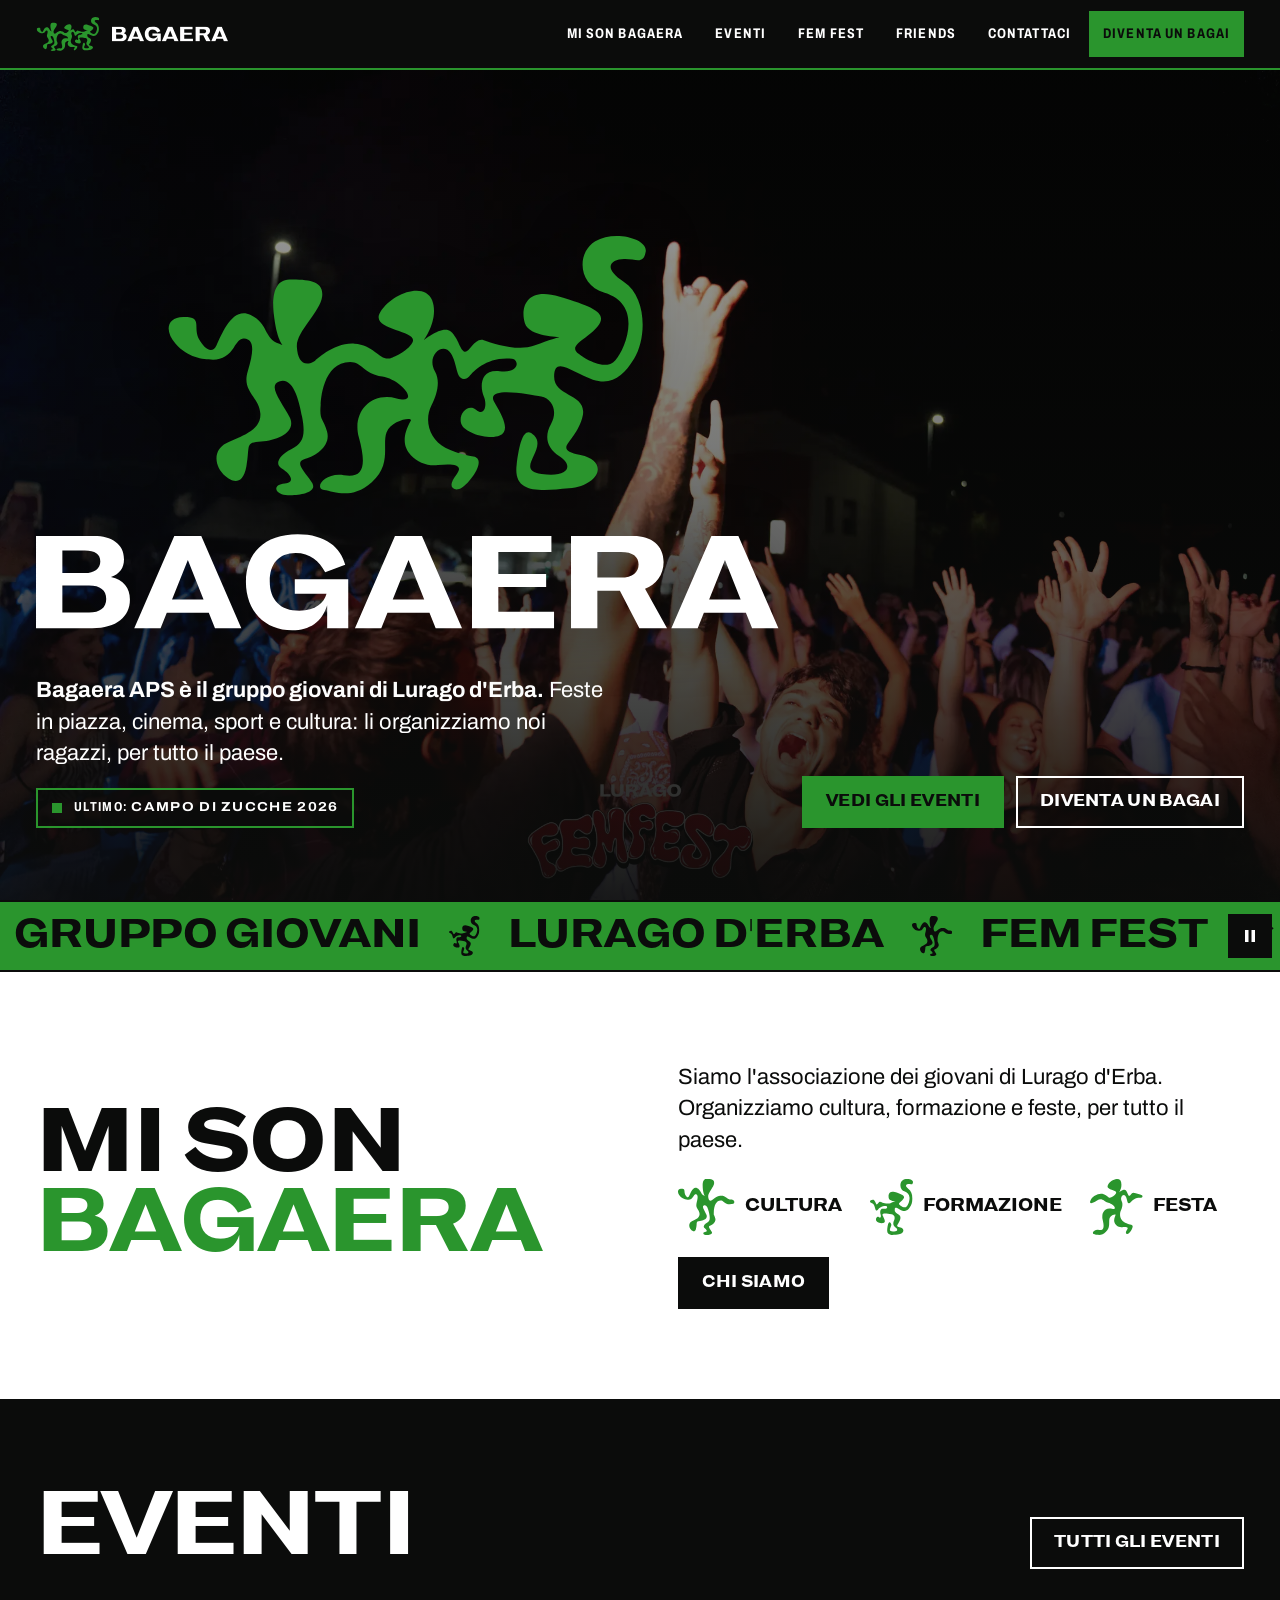
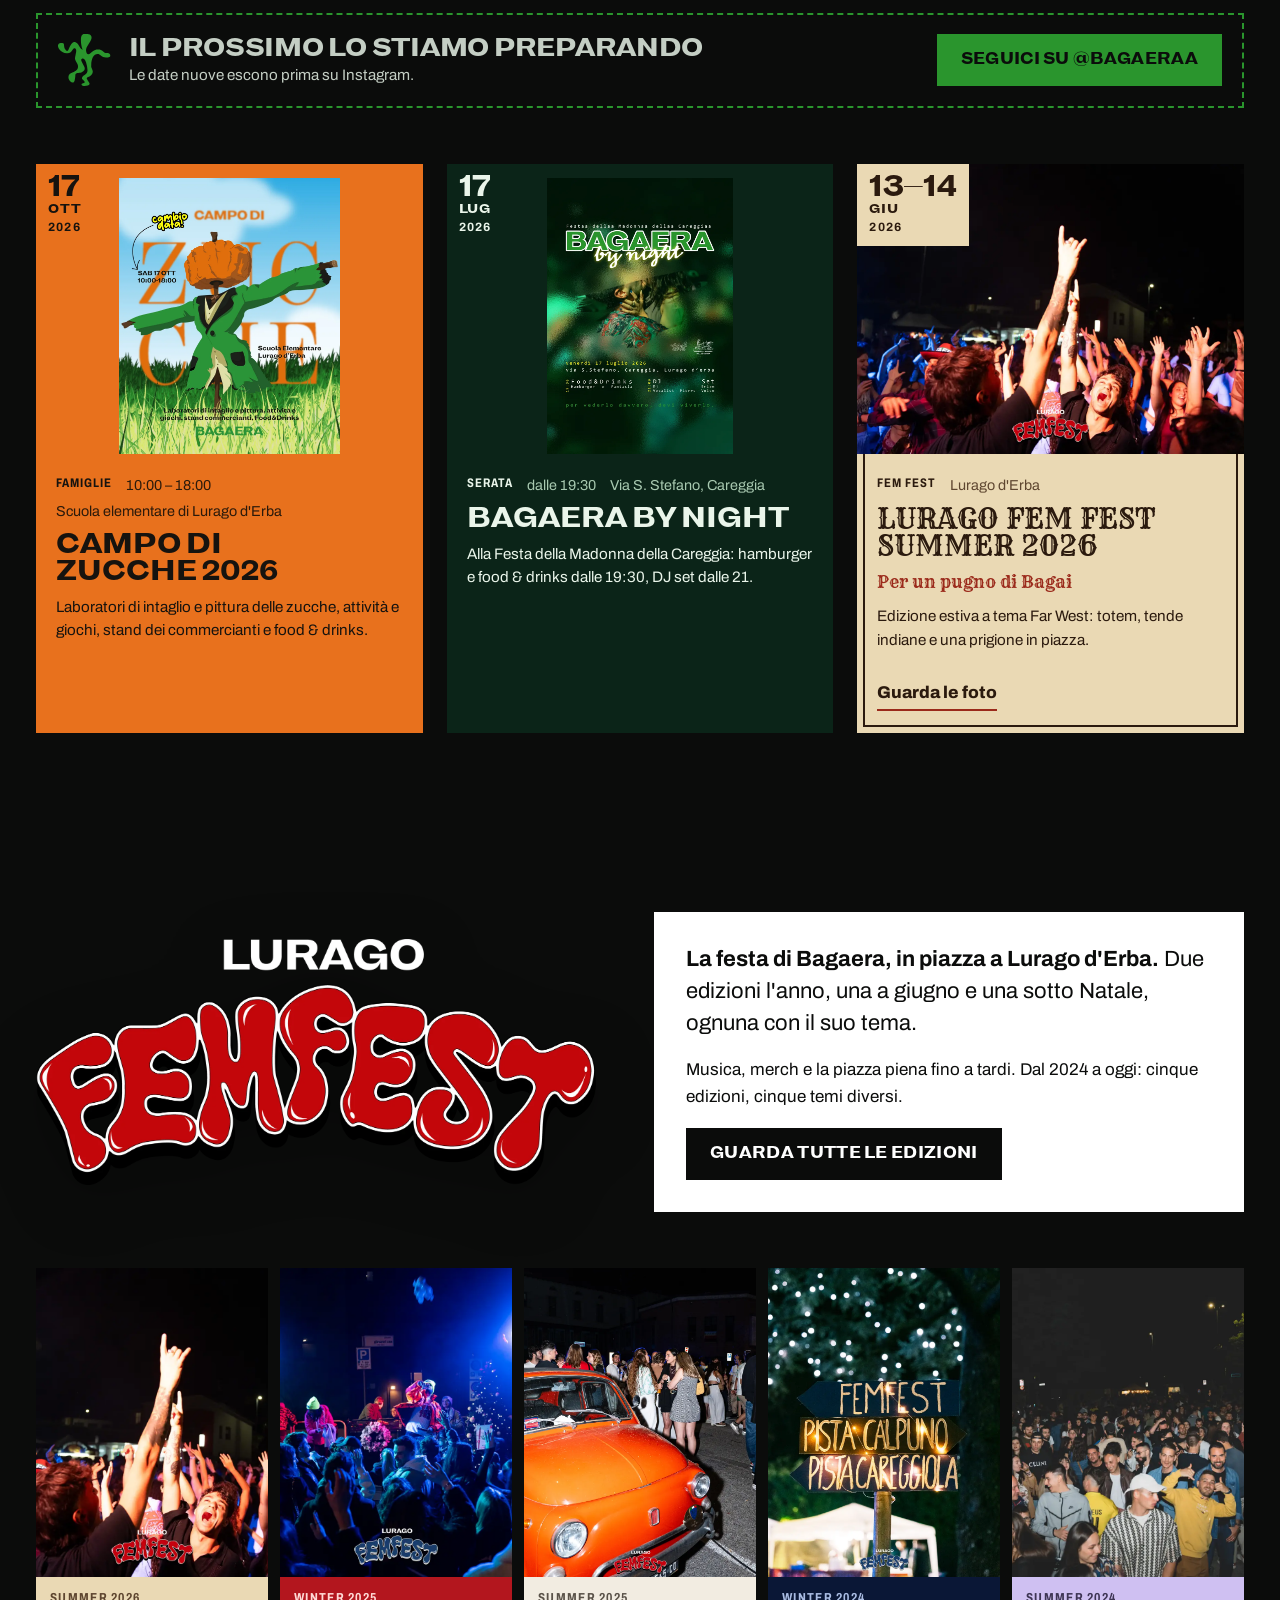
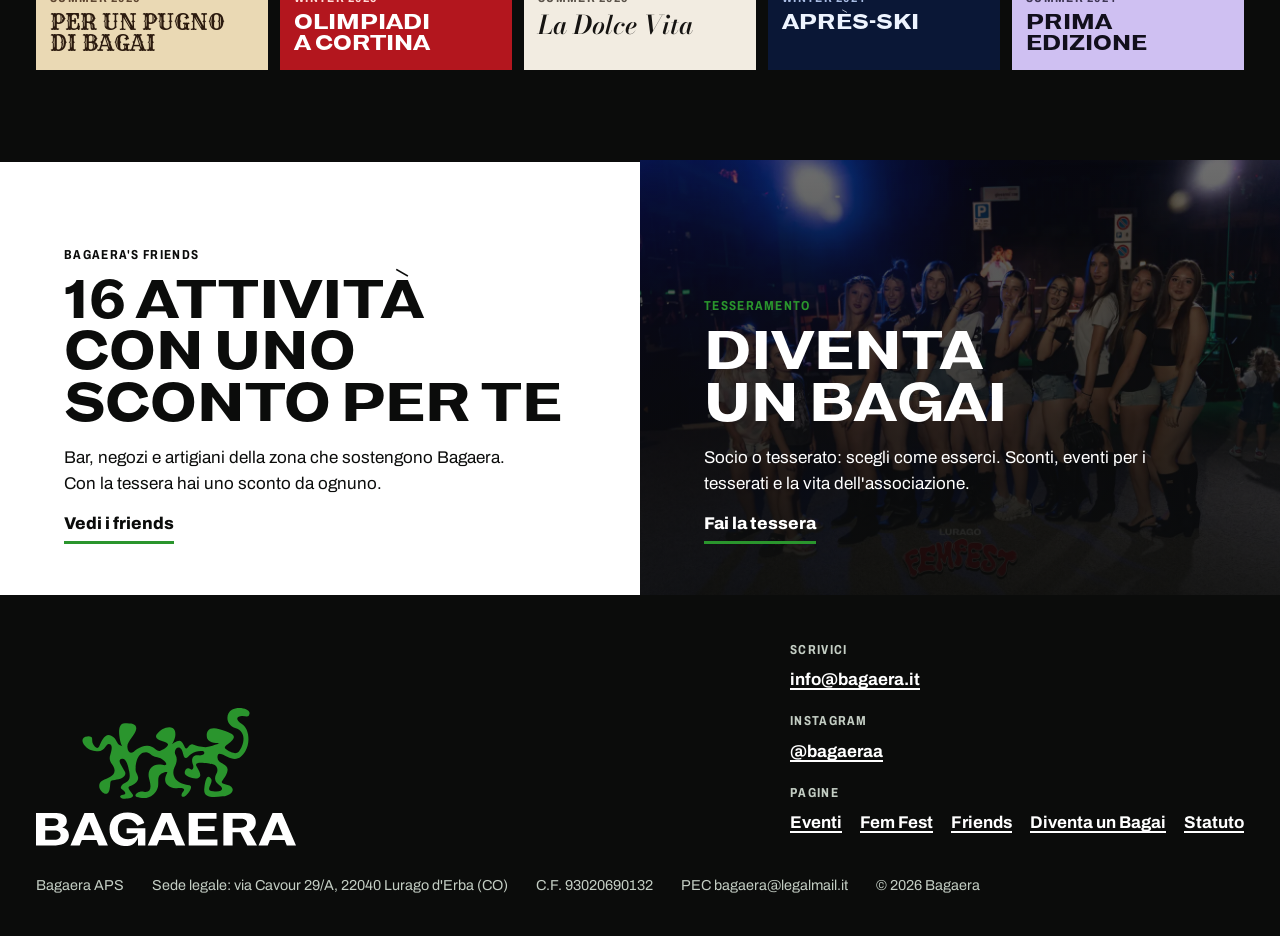
<file: index.html>
<!doctype html>
<html lang="it">
<head>
<meta charset="utf-8">
<meta name="viewport" content="width=device-width, initial-scale=1, viewport-fit=cover">
<title>Bagaera APS · Gruppo giovani di Lurago d'Erba</title>
<meta name="description" content="Bagaera APS è il gruppo giovani di Lurago d'Erba: Fem Fest, eventi, cultura e sport per tutto il paese. Diventa un Bagai.">
<link rel="canonical" href="https://bagaera.it/">
<meta name="theme-color" content="#0b0c0b">
<meta property="og:type" content="website">
<meta property="og:locale" content="it_IT">
<meta property="og:site_name" content="Bagaera APS">
<meta property="og:title" content="Bagaera APS · Gruppo giovani di Lurago d'Erba">
<meta property="og:description" content="Bagaera APS è il gruppo giovani di Lurago d'Erba: Fem Fest, eventi, cultura e sport per tutto il paese. Diventa un Bagai.">
<meta property="og:url" content="https://bagaera.it/">
<meta property="og:image" content="https://bagaera.it/assets/img/og.jpg">
<meta property="og:image:width" content="1200">
<meta property="og:image:height" content="630">
<meta name="twitter:card" content="summary_large_image">
<link rel="icon" href="favicon.svg" type="image/svg+xml">
<link rel="apple-touch-icon" href="apple-touch-icon.png">
<link rel="preload" href="assets/font/lapi-bold.woff2" as="font" type="font/woff2" crossorigin>
<link rel="preload" href="assets/font/archivo-latin.woff2" as="font" type="font/woff2" crossorigin>
<script type="application/ld+json">{"@context": "https://schema.org", "@type": "Organization", "name": "Bagaera APS", "url": "https://bagaera.it/", "logo": "https://bagaera.it/apple-touch-icon.png", "email": "info@bagaera.it", "sameAs": ["https://www.instagram.com/bagaeraa/"], "taxID": "93020690132", "address": {"@type": "PostalAddress", "streetAddress": "via Cavour 29/A", "postalCode": "22040", "addressLocality": "Lurago d'Erba", "addressRegion": "CO", "addressCountry": "IT"}}</script>
<link rel="stylesheet" href="assets/sito.css">
</head>
<body>
<svg width="0" height="0" style="position:absolute" aria-hidden="true" focusable="false">
  <defs>
    <symbol id="s-picto" viewBox="269.6 205.0 810.8 440.4"><path d="M457.42,452.1c-20.6,7.13,5.64,36.68,17.82,61.08,12.18,24.39-20.1,38.9-48.45,40.88-28.35,1.98-18.46,5.93-25.05,42.2-7.1,39.07-29.7,21.74-33.68,18.34-.55-.47-1.1-.92-1.66-1.38-19.49-15.99-22.26-44.2,1.06-55.86,23.74-11.87,59.34-21.1,58.02-50.11-1.32-29.01-32.34-36.92-21.44-72.53,10.89-35.6,10.89-54.06-6.25-55.38-6.9-.53-11.88,6.42-17.34,15-7.77,12.2-19.16,20.77-35.37,20.77-18.11,0-43.08-3.22-63.7-26.82-18.79-21.5-15.6-44.93,13.05-45.59,34.68-.8,15.1,17.06,27.35,38.64,6.81,12,20.94,26.93,29.21,9.21,9.23-19.78,27.03-66.59,58.02-51.43,30.99,15.16,21.48,39.42,48.72,49.17,15.24,5.45-2.97,10.25-9.55-50.96-1.55-14.44-4.91-58.21,27.08-58.21s58.01,1.98,55.22,28.35c-2.79,26.37-44.33,60-43.01,85.71,1.32,25.71,13.16,35.22,31.19,23.74,0,0,31.49-31.29,66.66-28.95,35.16,2.34,43.66,31.65,63,24.18,0,0,27.03-10.33,35.52-26.21,11.68-21.85-74.24-19.22-54.52-51.81,19.72-32.59,75.91-51.88,88.03-19.81,12.12,32.06-14.15,67.66-14.16,67.66,0,0,32.39-26.37,45.82-14.51,13.43,11.87,15.8,32.97,23.85,34.28,8.04,1.32,17.01-25.05,32.31-19.78,15.3,5.27,57.25,19.78,85.73,9.23,28.47-10.55,43.39-14.5,43.4-14.51,0,0-51.91-.32-59.35-23.46-6.93-21.56-2.2-63.57,59.35-45.11,61.56,18.46,81.34,28.91,64.19,50.72-17.14,21.81-52.75,32.35-31.65,46.86,0,0,42.17,33.08,61.94,10.24,17-19.63,47.96-94.13-18.43-114.42-46.02-14.06-47.47-68.25-15.82-87.53,31.65-19.28,89.67-4.79,85.71,17.63-3.96,22.43-15.82,11.79-36.92,12.49-21.1.7-38.24,13.89,0,38.94,38.24,25.05,39.38,94.49,17.14,130.55-17.3,28.06-36.92,46.15-69.89,35.6-32.97-10.55-65.93-42.2-65.93-5.27s60.66,27.69,47.47,71.21c-13.19,43.52-51.43,51.43-2.64,61.98s32.97,51.43-19.78,56.7c-52.75,5.27-94.53,7.91-88.8-39.56,5.73-47.47,14.58-66.32,30-50.11,22.44,23.58-34.89,58.8,12.33,65.21,48.18,6.54,53.53-15.17,31.07-29.61-22.48-14.46-26.79-34.28-14.92-55.38,11.87-21.1,2.31-43.17-16.65-46.64-18.96-3.47-96.67-19.29-79.57,9.72,17.1,29.01,25.81,48.79,8.93,56.7-16.88,7.91-59.39-3.96-65.17-19.78-5.78-15.82,10.71-35.6,25.54-23.74,14.84,11.87,18.52-10.21,12.72-22.91-5.8-12.7-8.96-46.98,26.91-43.03,35.86,3.96,32.58-19.88,21.03-21.1-41.35-4.38-65.24,20.65-72.47,29.75-2.3,2.9-5.81,4.68-9.5,4.54-13.94-.54-10.36-25.06-22.11-43.52-13.43-21.1-41.95,3.96-27.05,30.33,10.06,17.8,3.35,40.41-5.69,58.09-13.42,26.24-2.79,58.49,23.45,71.91,11.78,6.02,27.31,11.34,47.76,15.05,26.1,4.74-11.85,52.75-24.5,55.38-12.65,2.64-19-6.59-4.24-25.05,12.38-15.49-3.62-18.91-31.69-15.72-17.07,1.94-34.27-4.1-45.9-16.75-11.85-12.89-15.94-30.38-.19-58.52,4.27-7.63-33.24-1.32-41.16,19.78-7.91,21.1,9.23,54.06-25.05,84.39-34.28,30.33-63.3,15.82-81.09,13.19-17.8-2.64.66-30.33,33.62-25.05,32.97,5.27,39.26-14.58,25.47-64.44-11.6-41.93,19.63-77.62,64.24-66.02,41.34,10.75,9.16-31.48-24.32-37.01-33.67-5.55-34.25-24.77-54.68-24.77-47.16,0-50.08,68.07-50.05,72.2,0,.13,0,.26-.02.39-2.37,27.46,3.64,21.54,10.7,45.21,7.08,23.74-17.53,41.47-36.65,46.75-19.12,5.27-3.96,18.46,10.71,39.56,14.67,21.1-37.74,25.05-50.93,20.44-13.19-4.62-13.19-16.48,5.27-17.99,18.46-1.5,9.89-16.96-5.93-26.19-11.87-6.92-3.36-22.96,16.68-32.33,20.79-9.73,24.56-23.74,18.52-54.85-5.1-26.27-14.29-68.77-38.85-60.27Z"/></symbol>
    <symbol id="s-word" viewBox="44.2 711.6 1261.5 163.4"><path d="M44.23,714.98h98.68c29.98,0,50.8,13.65,50.8,39.16,0,15-7.16,24.84-22.15,30.21,21.26,4.92,32.22,18.12,32.22,38.49,0,29.09-22.38,48.78-64,48.78H44.23v-156.64ZM127.25,777.64c16.33,0,26.18-7.61,26.18-19.69s-9.18-18.35-26.18-18.35h-38.27v38.04h38.27ZM134.41,844.77c18.35,0,29.09-8.06,29.09-23.05s-10.29-22.83-29.09-22.83h-45.43v45.88h45.43ZM393.08,871.62h-44.76l-10.52-26.41h-71.38l-10.52,26.41h-44.76l68.03-156.64h45.87l68.03,156.64ZM328.86,822.84l-26.63-67.36-26.86,67.36h53.48ZM569.62,763.54l-34.01,12.98c-10.07-19.24-25.51-32.89-50.12-32.89-29.09,0-44.08,18.8-44.08,47.89,0,32,18.12,50.13,50.35,50.13,27.53,0,42.07-13.2,46.1-28.64h-53.93v-24.62h90.85v83.24h-35.81v-39.16c-9.4,29.09-29.76,42.52-59.3,42.52-46.77,0-78.77-33.34-78.77-82.12s30.88-81.23,87.94-81.23c47.66,0,73.62,23.27,80.78,51.91ZM768.09,871.62h-44.76l-10.52-26.41h-71.38l-10.52,26.41h-44.76l68.03-156.64h45.87l68.03,156.64ZM703.86,822.84l-26.63-67.36-26.86,67.36h53.48ZM924.49,871.62h-139.41v-156.64h134.94v26.85h-90.18v37.37h81.23v22.38h-81.23v42.07h94.66v27.97ZM1110.65,759.07c0,22.15-13.2,38.71-31.55,45.43l37.37,67.13h-46.99l-33.12-63.77h-38.27v63.77h-44.76v-156.64h106.52c29.98,0,50.79,15.89,50.79,44.08ZM1038.15,785.47c19.92,0,29.99-9.17,29.99-22.38s-9.62-21.26-29.99-21.26h-40.05v43.64h40.05ZM1305.77,871.62h-44.76l-10.52-26.41h-71.38l-10.52,26.41h-44.76l68.03-156.64h45.87l68.03,156.64ZM1241.55,822.84l-26.63-67.36-26.86,67.36h53.48Z"/></symbol>
    <symbol id="s-o1" viewBox="0 0 99.8 129.8"><path d="M49.2,129.6C42.4,128.7 39.7,125.8 39.8,119.3C39.8,114.4 41.4,105.1 42.8,102.5C44.2,99.6 46.3,99.5 48.2,102.3C49.9,104.5 49.8,106.7 48.2,110.9C46.4,115.7 46.2,116.4 46.2,117.4C46.1,120.0 48.0,121.2 53.3,121.7C62.8,122.7 66.4,117.9 59.9,112.8C53.7,107.8 52.5,103.3 55.7,96.0C57.5,91.8 57.6,88.9 56.1,86.0C54.9,83.5 53.4,82.5 50.0,81.7C41.1,79.8 33.1,79.3 30.7,80.5C29.3,81.1 28.7,82.1 28.9,83.2C29.0,83.6 30.0,85.7 31.0,87.8C34.8,95.5 35.3,99.0 33.0,101.1C31.6,102.3 30.5,102.6 27.6,102.6C22.2,102.5 16.0,99.8 14.5,96.7C13.1,93.9 14.1,89.9 16.7,88.3C18.1,87.5 19.2,87.6 20.9,88.8C21.8,89.3 22.7,89.8 23.1,89.8C25.1,89.7 25.9,86.1 24.6,82.3C23.0,77.3 23.4,72.9 25.7,70.7C27.1,69.3 27.5,69.1 31.8,69.1C36.2,69.1 37.4,68.8 38.7,67.7C40.4,66.1 39.9,63.5 37.7,62.8C36.3,62.4 32.5,62.6 30.0,63.2C25.9,64.3 21.6,67.1 18.7,70.6C17.2,72.5 16.5,73.0 15.3,73.0C13.7,73.0 12.8,71.6 11.8,67.7C9.8,59.3 8.2,57.1 2.7,54.8C0.7,53.9 0.0,53.2 0.0,52.0C-0.0,50.1 3.1,48.2 6.4,48.0L8.3,47.9L9.6,49.3C10.9,50.6 11.3,51.3 13.9,56.9C15.2,59.7 16.2,59.6 18.9,56.4C20.8,53.9 22.1,53.0 23.4,53.0C23.8,53.0 25.7,53.6 27.7,54.3C32.9,56.0 36.2,56.7 40.1,56.9C44.0,57.1 45.3,56.9 48.9,55.5C50.4,54.9 53.4,53.8 55.5,53.0L59.3,51.6L56.5,51.3C50.1,50.6 45.5,48.5 44.0,45.5C43.1,43.7 42.7,39.4 43.3,36.7C43.7,34.7 44.9,32.6 46.3,31.5C49.7,28.8 54.4,29.0 63.4,32.1C81.7,38.6 83.1,41.9 71.7,51.9C65.8,57.0 65.6,58.0 70.2,61.4C75.1,65.0 79.6,66.4 82.8,65.4C87.5,63.8 92.6,50.2 91.5,42.3C90.6,35.7 87.3,31.6 80.9,29.1C74.0,26.5 70.5,21.6 70.5,14.8C70.5,11.8 70.8,10.1 71.9,7.8C73.5,4.5 76.3,2.1 80.1,0.8C82.9,-0.1 89.0,-0.2 92.1,0.7C95.4,1.6 97.7,3.1 98.9,4.8C100.3,6.9 99.6,10.9 97.7,11.9C97.0,12.3 96.6,12.3 94.8,12.1C87.5,11.3 83.9,12.4 83.6,15.3C83.3,17.5 84.9,19.7 88.6,22.6C95.4,27.9 98.1,34.4 98.1,45.2C98.1,54.2 96.6,59.5 92.0,66.3C88.7,71.3 85.1,73.9 81.0,74.2C77.3,74.4 74.7,73.6 67.9,69.9C62.0,66.7 60.4,66.2 59.0,66.9C57.7,67.5 57.4,68.5 57.4,71.5C57.4,73.9 57.4,74.3 58.1,75.5C59.0,77.4 61.0,79.2 64.2,81.2C67.2,83.1 68.8,84.4 69.6,85.9C71.8,89.6 70.4,95.3 65.5,103.0C63.3,106.5 63.0,107.1 63.0,108.1C63.0,109.6 64.1,110.3 68.7,111.6C75.0,113.4 77.3,115.5 77.4,119.1C77.4,123.0 73.1,127.0 67.2,128.3C63.7,129.2 52.2,130.0 49.2,129.6Z"/></symbol>
    <symbol id="s-o2" viewBox="0 0 127.5 126.2"><path d="M62.2,126.0C59.3,125.6 57.5,124.5 57.1,122.7C56.8,121.3 58.3,120.0 60.7,119.5C64.1,118.9 64.8,118.4 64.8,116.8C64.8,115.1 63.4,113.2 60.4,110.8C57.8,108.8 57.5,107.5 58.8,104.8C59.6,103.1 61.8,101.0 64.6,99.4C72.1,95.0 73.0,90.9 69.9,75.7C67.2,62.7 63.2,57.3 58.2,59.8C55.0,61.4 55.6,64.4 61.0,74.3C64.6,81.1 65.1,82.3 64.9,84.5C64.7,87.7 62.7,90.1 58.6,92.1C55.7,93.5 53.5,94.1 49.3,94.6C42.7,95.4 42.5,95.6 42.0,102.6C41.7,106.9 40.9,111.2 40.3,113.2C38.3,118.8 34.2,119.3 29.5,114.4C25.3,109.9 24.2,104.2 26.6,99.7C27.7,97.5 29.1,96.5 34.8,93.6C45.0,88.5 47.7,85.8 48.5,80.4C49.0,77.1 48.0,73.9 44.8,68.6C40.7,61.8 40.5,59.7 42.5,51.4C44.0,45.1 44.3,42.6 44.2,40.0C44.0,36.8 42.8,35.0 40.6,34.6C38.7,34.2 37.2,35.4 35.0,39.0C31.2,45.2 28.2,47.0 21.7,46.7C13.5,46.3 7.0,42.7 2.6,36.2C-0.4,31.7 -0.9,27.0 1.4,24.2C2.9,22.5 6.7,21.5 10.2,22.0C13.8,22.5 14.4,23.3 14.7,28.2C15.0,32.2 15.5,34.2 17.0,36.5C19.7,40.8 22.3,42.1 24.1,40.2C24.6,39.7 25.4,38.1 26.1,36.3C29.1,29.1 31.3,25.2 34.0,22.5C37.1,19.4 39.8,18.8 43.4,20.6C46.7,22.2 48.9,24.7 51.3,29.4C54.0,34.5 55.4,36.1 58.9,37.6L60.3,38.2L59.9,37.7C58.6,35.6 57.1,30.2 56.2,24.1C55.5,19.2 55.4,10.3 56.1,7.7C56.9,4.3 58.6,1.8 60.7,0.7C61.8,0.1 62.0,0.1 66.9,0.1C73.9,0.1 77.0,0.9 79.3,2.9C80.8,4.3 81.3,5.5 81.4,7.9C81.7,12.0 80.5,14.8 74.4,24.3C68.6,33.5 67.5,36.7 68.3,41.8C69.5,49.7 73.6,51.2 79.3,45.9C83.0,42.5 87.9,39.5 92.0,38.2C93.6,37.7 94.4,37.6 97.5,37.6C102.8,37.6 104.9,38.5 110.4,42.9C113.8,45.6 114.9,46.1 116.9,46.0C122.5,45.7 125.3,46.9 126.9,50.4C128.9,54.7 125.4,56.8 116.4,56.8C110.9,56.7 107.7,55.5 103.1,51.6C100.2,49.1 99.0,48.5 97.0,48.3C87.4,47.4 80.8,58.5 80.7,75.5L80.6,79.9L81.4,81.8C84.2,88.4 84.7,90.3 84.3,93.1C83.5,97.9 79.4,102.3 73.4,104.6C70.9,105.6 70.5,105.9 70.0,106.7C69.3,108.0 70.1,109.7 73.8,115.3C76.7,119.6 77.1,120.5 76.4,122.1C75.3,124.8 68.2,126.7 62.2,126.0Z"/></symbol>
    <symbol id="s-o3" viewBox="0 0 122.2 129.8"><path d="M17.0,129.4C12.9,128.7 8.0,127.3 7.3,126.7C5.8,125.3 7.2,121.9 10.2,120.0C13.2,118.1 16.2,117.6 20.8,118.1C26.2,118.8 28.8,117.8 30.4,114.6C32.0,111.6 31.9,105.8 30.1,97.9C28.4,89.9 28.4,90.4 28.6,86.5C28.7,82.4 29.1,80.8 30.5,77.9C34.3,69.9 41.6,66.7 50.9,68.9C55.8,70.0 57.8,69.6 57.8,67.5C57.7,63.0 49.9,56.6 42.2,54.9C38.8,54.1 35.7,52.7 33.1,50.6C27.2,46.1 22.8,46.0 16.3,49.9C2.9,58.1 -2.7,58.0 1.2,49.6C3.2,45.5 6.3,42.0 10.8,39.0C20.7,32.5 29.7,32.2 37.5,38.3C42.9,42.4 43.4,42.8 44.7,43.2C46.3,43.6 47.1,43.5 49.5,42.4C55.8,39.3 61.1,34.0 60.6,31.2C60.3,29.4 58.6,28.2 51.8,25.6C41.9,21.7 39.5,19.3 41.2,14.8C43.9,7.7 54.1,0.5 61.9,0.1C69.3,-0.3 72.9,3.9 72.8,13.1C72.8,18.4 71.7,22.7 69.0,28.2C68.0,30.0 67.7,30.9 68.0,30.7C73.2,27.0 75.8,25.6 78.3,25.2C82.1,24.5 83.9,26.2 87.4,33.9C90.1,39.9 91.0,40.3 93.8,36.8C98.6,30.8 99.1,30.6 106.1,33.1C108.3,33.8 111.9,34.9 114.1,35.3C120.1,36.7 122.2,37.9 122.2,39.8C122.3,41.0 121.4,42.0 119.8,42.8C118.8,43.3 118.1,43.4 114.6,43.5C109.9,43.7 107.7,44.2 104.3,45.9C100.3,47.8 97.1,50.3 94.2,54.0C92.1,56.5 90.5,57.1 88.7,55.9C87.5,55.1 86.9,53.6 85.9,49.5C84.4,43.4 83.3,40.7 81.7,38.9C78.5,35.2 73.2,38.1 72.2,44.2C71.8,46.3 72.2,48.6 73.5,51.6C74.8,54.7 75.1,55.9 75.1,59.2C75.1,63.6 74.0,67.8 71.6,73.2C70.1,76.7 69.7,78.7 69.7,82.5C69.7,86.4 70.2,88.6 71.6,91.7C74.9,98.7 80.6,102.3 92.7,105.4C97.6,106.6 98.3,107.0 98.8,108.8C99.6,112.0 96.1,119.3 91.3,124.3C88.6,127.0 86.3,127.9 84.5,126.8C82.3,125.5 82.8,122.1 86.0,117.5C87.4,115.4 87.7,114.3 87.1,113.2C86.1,111.5 83.1,111.1 74.7,111.6C71.6,111.8 70.8,111.8 69.2,111.4C63.2,110.1 57.8,105.1 56.4,99.6C55.4,95.6 56.1,90.8 58.6,85.0C59.7,82.4 59.7,82.3 57.7,82.3C54.9,82.2 50.5,84.3 48.0,86.8C45.2,89.6 44.5,92.1 44.5,100.1C44.5,107.8 44.0,111.2 42.1,115.1C40.9,117.8 39.4,119.9 36.9,122.4C30.9,128.4 24.3,130.7 17.0,129.4Z"/></symbol>
  </defs>
</svg>
<header class="top" id="top">
  <div class="wrap">
    <a class="brand" href="index.html" aria-label="Bagaera, vai alla home">
      <svg class="picto" viewBox="0 0 810.8 440.4" aria-hidden="true"><use href="#s-picto"/></svg>
      <svg class="word" viewBox="0 0 1261.5 163.4" aria-hidden="true"><use href="#s-word"/></svg>
    </a>
    <button class="menu-btn" id="menu-btn" aria-expanded="false" aria-controls="nav">Menu</button>
    <nav class="nav" id="nav" aria-label="Pagine">
      <a href="chi-siamo.html">Mi son Bagaera</a>
      <a href="eventi.html">Eventi</a>
      <a href="fem-fest.html">Fem Fest</a>
      <a href="friends.html">Friends</a>
      <a href="contatti.html">Contattaci</a>
      <a href="diventa-un-bagai.html" class="cta">Diventa un Bagai</a>
    </nav>
  </div>
</header>

<main id="inizio">
  <section class="hero" aria-labelledby="hero-title">
    <picture><source media="(max-width: 700px)" srcset="assets/img/hero-1100.webp"><img class="hero__photo" src="assets/img/hero-2200.webp" alt="La piazza di Lurago d'Erba con le mani alzate sotto il palco al Fem Fest 2026" width="2200" height="1467" fetchpriority="high"></picture>
    <div class="wrap">
      <h1 id="hero-title" class="hero__logo"><span class="sr">Bagaera</span><svg viewBox="44.2 205.0 1261.5 670.0" aria-hidden="true"><path class="p" d="M457.42,452.1c-20.6,7.13,5.64,36.68,17.82,61.08,12.18,24.39-20.1,38.9-48.45,40.88-28.35,1.98-18.46,5.93-25.05,42.2-7.1,39.07-29.7,21.74-33.68,18.34-.55-.47-1.1-.92-1.66-1.38-19.49-15.99-22.26-44.2,1.06-55.86,23.74-11.87,59.34-21.1,58.02-50.11-1.32-29.01-32.34-36.92-21.44-72.53,10.89-35.6,10.89-54.06-6.25-55.38-6.9-.53-11.88,6.42-17.34,15-7.77,12.2-19.16,20.77-35.37,20.77-18.11,0-43.08-3.22-63.7-26.82-18.79-21.5-15.6-44.93,13.05-45.59,34.68-.8,15.1,17.06,27.35,38.64,6.81,12,20.94,26.93,29.21,9.21,9.23-19.78,27.03-66.59,58.02-51.43,30.99,15.16,21.48,39.42,48.72,49.17,15.24,5.45-2.97,10.25-9.55-50.96-1.55-14.44-4.91-58.21,27.08-58.21s58.01,1.98,55.22,28.35c-2.79,26.37-44.33,60-43.01,85.71,1.32,25.71,13.16,35.22,31.19,23.74,0,0,31.49-31.29,66.66-28.95,35.16,2.34,43.66,31.65,63,24.18,0,0,27.03-10.33,35.52-26.21,11.68-21.85-74.24-19.22-54.52-51.81,19.72-32.59,75.91-51.88,88.03-19.81,12.12,32.06-14.15,67.66-14.16,67.66,0,0,32.39-26.37,45.82-14.51,13.43,11.87,15.8,32.97,23.85,34.28,8.04,1.32,17.01-25.05,32.31-19.78,15.3,5.27,57.25,19.78,85.73,9.23,28.47-10.55,43.39-14.5,43.4-14.51,0,0-51.91-.32-59.35-23.46-6.93-21.56-2.2-63.57,59.35-45.11,61.56,18.46,81.34,28.91,64.19,50.72-17.14,21.81-52.75,32.35-31.65,46.86,0,0,42.17,33.08,61.94,10.24,17-19.63,47.96-94.13-18.43-114.42-46.02-14.06-47.47-68.25-15.82-87.53,31.65-19.28,89.67-4.79,85.71,17.63-3.96,22.43-15.82,11.79-36.92,12.49-21.1.7-38.24,13.89,0,38.94,38.24,25.05,39.38,94.49,17.14,130.55-17.3,28.06-36.92,46.15-69.89,35.6-32.97-10.55-65.93-42.2-65.93-5.27s60.66,27.69,47.47,71.21c-13.19,43.52-51.43,51.43-2.64,61.98s32.97,51.43-19.78,56.7c-52.75,5.27-94.53,7.91-88.8-39.56,5.73-47.47,14.58-66.32,30-50.11,22.44,23.58-34.89,58.8,12.33,65.21,48.18,6.54,53.53-15.17,31.07-29.61-22.48-14.46-26.79-34.28-14.92-55.38,11.87-21.1,2.31-43.17-16.65-46.64-18.96-3.47-96.67-19.29-79.57,9.72,17.1,29.01,25.81,48.79,8.93,56.7-16.88,7.91-59.39-3.96-65.17-19.78-5.78-15.82,10.71-35.6,25.54-23.74,14.84,11.87,18.52-10.21,12.72-22.91-5.8-12.7-8.96-46.98,26.91-43.03,35.86,3.96,32.58-19.88,21.03-21.1-41.35-4.38-65.24,20.65-72.47,29.75-2.3,2.9-5.81,4.68-9.5,4.54-13.94-.54-10.36-25.06-22.11-43.52-13.43-21.1-41.95,3.96-27.05,30.33,10.06,17.8,3.35,40.41-5.69,58.09-13.42,26.24-2.79,58.49,23.45,71.91,11.78,6.02,27.31,11.34,47.76,15.05,26.1,4.74-11.85,52.75-24.5,55.38-12.65,2.64-19-6.59-4.24-25.05,12.38-15.49-3.62-18.91-31.69-15.72-17.07,1.94-34.27-4.1-45.9-16.75-11.85-12.89-15.94-30.38-.19-58.52,4.27-7.63-33.24-1.32-41.16,19.78-7.91,21.1,9.23,54.06-25.05,84.39-34.28,30.33-63.3,15.82-81.09,13.19-17.8-2.64.66-30.33,33.62-25.05,32.97,5.27,39.26-14.58,25.47-64.44-11.6-41.93,19.63-77.62,64.24-66.02,41.34,10.75,9.16-31.48-24.32-37.01-33.67-5.55-34.25-24.77-54.68-24.77-47.16,0-50.08,68.07-50.05,72.2,0,.13,0,.26-.02.39-2.37,27.46,3.64,21.54,10.7,45.21,7.08,23.74-17.53,41.47-36.65,46.75-19.12,5.27-3.96,18.46,10.71,39.56,14.67,21.1-37.74,25.05-50.93,20.44-13.19-4.62-13.19-16.48,5.27-17.99,18.46-1.5,9.89-16.96-5.93-26.19-11.87-6.92-3.36-22.96,16.68-32.33,20.79-9.73,24.56-23.74,18.52-54.85-5.1-26.27-14.29-68.77-38.85-60.27Z"/><path class="w" d="M44.23,714.98h98.68c29.98,0,50.8,13.65,50.8,39.16,0,15-7.16,24.84-22.15,30.21,21.26,4.92,32.22,18.12,32.22,38.49,0,29.09-22.38,48.78-64,48.78H44.23v-156.64ZM127.25,777.64c16.33,0,26.18-7.61,26.18-19.69s-9.18-18.35-26.18-18.35h-38.27v38.04h38.27ZM134.41,844.77c18.35,0,29.09-8.06,29.09-23.05s-10.29-22.83-29.09-22.83h-45.43v45.88h45.43ZM393.08,871.62h-44.76l-10.52-26.41h-71.38l-10.52,26.41h-44.76l68.03-156.64h45.87l68.03,156.64ZM328.86,822.84l-26.63-67.36-26.86,67.36h53.48ZM569.62,763.54l-34.01,12.98c-10.07-19.24-25.51-32.89-50.12-32.89-29.09,0-44.08,18.8-44.08,47.89,0,32,18.12,50.13,50.35,50.13,27.53,0,42.07-13.2,46.1-28.64h-53.93v-24.62h90.85v83.24h-35.81v-39.16c-9.4,29.09-29.76,42.52-59.3,42.52-46.77,0-78.77-33.34-78.77-82.12s30.88-81.23,87.94-81.23c47.66,0,73.62,23.27,80.78,51.91ZM768.09,871.62h-44.76l-10.52-26.41h-71.38l-10.52,26.41h-44.76l68.03-156.64h45.87l68.03,156.64ZM703.86,822.84l-26.63-67.36-26.86,67.36h53.48ZM924.49,871.62h-139.41v-156.64h134.94v26.85h-90.18v37.37h81.23v22.38h-81.23v42.07h94.66v27.97ZM1110.65,759.07c0,22.15-13.2,38.71-31.55,45.43l37.37,67.13h-46.99l-33.12-63.77h-38.27v63.77h-44.76v-156.64h106.52c29.98,0,50.79,15.89,50.79,44.08ZM1038.15,785.47c19.92,0,29.99-9.17,29.99-22.38s-9.62-21.26-29.99-21.26h-40.05v43.64h40.05ZM1305.77,871.62h-44.76l-10.52-26.41h-71.38l-10.52,26.41h-44.76l68.03-156.64h45.87l68.03,156.64ZM1241.55,822.84l-26.63-67.36-26.86,67.36h53.48Z"/></svg></h1>
      <div class="hero__foot">
        <div style="display:grid;gap:18px;min-width:0">
          <p class="lede"><b>Bagaera APS è il gruppo giovani di Lurago d'Erba.</b> Feste in piazza, cinema, sport e cultura: li organizziamo noi ragazzi, per tutto il paese.</p>
          <a class="next-chip" id="next-chip" href="eventi.html"><span class="dot" aria-hidden="true"></span><span id="next-chip-text" class="label">Calendario eventi</span></a>
        </div>
        <div class="hero__actions">
          <a class="btn btn--verde" href="eventi.html">Vedi gli eventi</a>
          <a class="btn" href="diventa-un-bagai.html">Diventa un Bagai</a>
        </div>
      </div>
    </div>
  </section>
  <div class="marquee" id="marquee">
    <button class="marquee__pause" id="marquee-btn" type="button" aria-label="Ferma lo scorrimento" aria-pressed="false"><svg class="pause" viewBox="0 0 16 16" aria-hidden="true"><rect x="3" y="2" width="3.5" height="12"/><rect x="9.5" y="2" width="3.5" height="12"/></svg><svg class="play" viewBox="0 0 16 16" aria-hidden="true"><path d="M4 2l10 6-10 6z"/></svg></button>
    <div class="marquee__track" aria-hidden="true">
      <div class="marquee__group">
        <span>Gruppo giovani</span><svg viewBox="0 0 99.8 129.8"><use href="#s-o1"/></svg>
        <span>Lurago d'Erba</span><svg viewBox="0 0 127.5 126.2"><use href="#s-o2"/></svg>
        <span>Fem Fest</span><svg viewBox="0 0 122.2 129.8"><use href="#s-o3"/></svg>
        <span>Mi son Bagaera</span><svg viewBox="0 0 99.8 129.8"><use href="#s-o1"/></svg>
        <span>Diventa un Bagai</span><svg viewBox="0 0 127.5 126.2"><use href="#s-o2"/></svg>
      </div>
      <div class="marquee__group">
        <span>Gruppo giovani</span><svg viewBox="0 0 99.8 129.8"><use href="#s-o1"/></svg>
        <span>Lurago d'Erba</span><svg viewBox="0 0 127.5 126.2"><use href="#s-o2"/></svg>
        <span>Fem Fest</span><svg viewBox="0 0 122.2 129.8"><use href="#s-o3"/></svg>
        <span>Mi son Bagaera</span><svg viewBox="0 0 99.8 129.8"><use href="#s-o1"/></svg>
        <span>Diventa un Bagai</span><svg viewBox="0 0 127.5 126.2"><use href="#s-o2"/></svg>
      </div>
    </div>
  </div>

  <section class="band band--bianco hsec" id="chi-siamo" aria-labelledby="h-about">
    <div class="wrap hsec__grid">
      <h2 id="h-about" class="hsec__title"><span>Mi son</span> <span class="green">Bagaera</span></h2>
      <div class="hsec__copy">
        <p class="lede">Siamo l'associazione dei giovani di Lurago d'Erba. Organizziamo cultura, formazione e feste, per tutto il paese.</p>
        <ul class="hsec__omini" aria-label="Cosa facciamo">
          <li><svg viewBox="0 0 127.5 126.2" aria-hidden="true"><use href="#s-o2"/></svg><span>Cultura</span></li>
          <li><svg viewBox="0 0 99.8 129.8" aria-hidden="true"><use href="#s-o1"/></svg><span>Formazione</span></li>
          <li><svg viewBox="0 0 122.2 129.8" aria-hidden="true"><use href="#s-o3"/></svg><span>Festa</span></li>
        </ul>
        <a class="btn btn--nero" href="chi-siamo.html">Chi siamo</a>
      </div>
    </div>
  </section>
  <section class="band band--nero" id="eventi" aria-labelledby="h-eventi">
    <div class="wrap">
      <div class="hsec__head">
        <h2 id="h-eventi">Eventi</h2>
        <a class="btn" href="eventi.html">Tutti gli eventi</a>
      </div>
      <div id="ev-next"></div>
      <ul class="ev-grid ev-grid--home" id="ev-grid" data-limit="3"></ul>
    </div>
  </section>
  <section class="band ffh" id="fem-fest" aria-labelledby="ff-title">
    <div class="wrap">
      <div class="ffh__head">
        <h2 id="ff-title" class="sr">Lurago Fem Fest</h2>
        <img class="ffh__logo" src="assets/img/grafiche/femfest-summer-orizz.webp" alt="Lurago Fem Fest" width="1600" height="720">
        <div class="ffh__copy">
          <p class="lede"><b>La festa di Bagaera, in piazza a Lurago d'Erba.</b> Due edizioni l'anno, una a giugno e una sotto Natale, ognuna con il suo tema.</p>
          <p>Musica, merch e la piazza piena fino a tardi. Dal 2024 a oggi: cinque edizioni, cinque temi diversi.</p>
          <a class="btn btn--nero" href="fem-fest.html">Guarda tutte le edizioni</a>
        </div>
      </div>
      <ul class="ffh__strip">
        <li><a class="ffh__tile" data-tema="pugno26" href="fem-fest.html#pugno26"><img src="assets/img/ff/pugno26/01-t.webp" alt="" width="1350" height="900" loading="lazy"><div><span class="label">Summer 2026</span><span class="t-title">Per un pugno di Bagai</span></div></a></li>
        <li><a class="ffh__tile" data-tema="winter25" href="fem-fest.html#winter25"><img src="assets/img/ff/winter25/01-t.webp" alt="" width="1350" height="900" loading="lazy"><div><span class="label">Winter 2025</span><span class="t-title">Olimpiadi a Cortina</span></div></a></li>
        <li><a class="ffh__tile" data-tema="dolce25" href="fem-fest.html#dolce25"><img src="assets/img/ff/dolce25/01-t.webp" alt="" width="900" height="1125" loading="lazy"><div><span class="label">Summer 2025</span><span class="t-title">La Dolce Vita</span></div></a></li>
        <li><a class="ffh__tile" data-tema="winter24" href="fem-fest.html#winter24"><img src="assets/img/ff/winter24/01-t.webp" alt="" width="900" height="1125" loading="lazy"><div><span class="label">Winter 2024</span><span class="t-title">Après-ski</span></div></a></li>
        <li><a class="ffh__tile" data-tema="summer24" href="fem-fest.html#summer24"><img src="assets/img/ff/summer24/01-t.webp" alt="" width="1600" height="900" loading="lazy"><div><span class="label">Summer 2024</span><span class="t-title">Prima edizione</span></div></a></li>
      </ul>
    </div>
  </section>
  <section class="duo" aria-label="Friends e tesseramento">
    <a class="duo__card duo__card--friends" href="friends.html">
      <span class="label">Bagaera's friends</span>
      <span class="duo__title"><span id="fr-count">16</span> attività con uno sconto per te</span>
      <span class="duo__text">Bar, negozi e artigiani della zona che sostengono Bagaera. Con la tessera hai uno sconto da ognuno.</span>
      <span class="duo__go">Vedi i friends</span>
    </a>
    <a class="duo__card duo__card--bagai" href="diventa-un-bagai.html">
      <img src="assets/img/ff/pugno26/05-t.webp" alt="" width="1350" height="900" loading="lazy">
      <span class="label">Tesseramento</span>
      <span class="duo__title">Diventa un Bagai</span>
      <span class="duo__text">Socio o tesserato: scegli come esserci. Sconti, eventi per i tesserati e la vita dell'associazione.</span>
      <span class="duo__go">Fai la tessera</span>
    </a>
  </section>
</main>

<footer class="foot">
  <div class="wrap">
    <div class="foot__top">
      <svg class="foot__logo" viewBox="44.2 205.0 1261.5 670.0" role="img" aria-label="Bagaera"><path class="p" d="M457.42,452.1c-20.6,7.13,5.64,36.68,17.82,61.08,12.18,24.39-20.1,38.9-48.45,40.88-28.35,1.98-18.46,5.93-25.05,42.2-7.1,39.07-29.7,21.74-33.68,18.34-.55-.47-1.1-.92-1.66-1.38-19.49-15.99-22.26-44.2,1.06-55.86,23.74-11.87,59.34-21.1,58.02-50.11-1.32-29.01-32.34-36.92-21.44-72.53,10.89-35.6,10.89-54.06-6.25-55.38-6.9-.53-11.88,6.42-17.34,15-7.77,12.2-19.16,20.77-35.37,20.77-18.11,0-43.08-3.22-63.7-26.82-18.79-21.5-15.6-44.93,13.05-45.59,34.68-.8,15.1,17.06,27.35,38.64,6.81,12,20.94,26.93,29.21,9.21,9.23-19.78,27.03-66.59,58.02-51.43,30.99,15.16,21.48,39.42,48.72,49.17,15.24,5.45-2.97,10.25-9.55-50.96-1.55-14.44-4.91-58.21,27.08-58.21s58.01,1.98,55.22,28.35c-2.79,26.37-44.33,60-43.01,85.71,1.32,25.71,13.16,35.22,31.19,23.74,0,0,31.49-31.29,66.66-28.95,35.16,2.34,43.66,31.65,63,24.18,0,0,27.03-10.33,35.52-26.21,11.68-21.85-74.24-19.22-54.52-51.81,19.72-32.59,75.91-51.88,88.03-19.81,12.12,32.06-14.15,67.66-14.16,67.66,0,0,32.39-26.37,45.82-14.51,13.43,11.87,15.8,32.97,23.85,34.28,8.04,1.32,17.01-25.05,32.31-19.78,15.3,5.27,57.25,19.78,85.73,9.23,28.47-10.55,43.39-14.5,43.4-14.51,0,0-51.91-.32-59.35-23.46-6.93-21.56-2.2-63.57,59.35-45.11,61.56,18.46,81.34,28.91,64.19,50.72-17.14,21.81-52.75,32.35-31.65,46.86,0,0,42.17,33.08,61.94,10.24,17-19.63,47.96-94.13-18.43-114.42-46.02-14.06-47.47-68.25-15.82-87.53,31.65-19.28,89.67-4.79,85.71,17.63-3.96,22.43-15.82,11.79-36.92,12.49-21.1.7-38.24,13.89,0,38.94,38.24,25.05,39.38,94.49,17.14,130.55-17.3,28.06-36.92,46.15-69.89,35.6-32.97-10.55-65.93-42.2-65.93-5.27s60.66,27.69,47.47,71.21c-13.19,43.52-51.43,51.43-2.64,61.98s32.97,51.43-19.78,56.7c-52.75,5.27-94.53,7.91-88.8-39.56,5.73-47.47,14.58-66.32,30-50.11,22.44,23.58-34.89,58.8,12.33,65.21,48.18,6.54,53.53-15.17,31.07-29.61-22.48-14.46-26.79-34.28-14.92-55.38,11.87-21.1,2.31-43.17-16.65-46.64-18.96-3.47-96.67-19.29-79.57,9.72,17.1,29.01,25.81,48.79,8.93,56.7-16.88,7.91-59.39-3.96-65.17-19.78-5.78-15.82,10.71-35.6,25.54-23.74,14.84,11.87,18.52-10.21,12.72-22.91-5.8-12.7-8.96-46.98,26.91-43.03,35.86,3.96,32.58-19.88,21.03-21.1-41.35-4.38-65.24,20.65-72.47,29.75-2.3,2.9-5.81,4.68-9.5,4.54-13.94-.54-10.36-25.06-22.11-43.52-13.43-21.1-41.95,3.96-27.05,30.33,10.06,17.8,3.35,40.41-5.69,58.09-13.42,26.24-2.79,58.49,23.45,71.91,11.78,6.02,27.31,11.34,47.76,15.05,26.1,4.74-11.85,52.75-24.5,55.38-12.65,2.64-19-6.59-4.24-25.05,12.38-15.49-3.62-18.91-31.69-15.72-17.07,1.94-34.27-4.1-45.9-16.75-11.85-12.89-15.94-30.38-.19-58.52,4.27-7.63-33.24-1.32-41.16,19.78-7.91,21.1,9.23,54.06-25.05,84.39-34.28,30.33-63.3,15.82-81.09,13.19-17.8-2.64.66-30.33,33.62-25.05,32.97,5.27,39.26-14.58,25.47-64.44-11.6-41.93,19.63-77.62,64.24-66.02,41.34,10.75,9.16-31.48-24.32-37.01-33.67-5.55-34.25-24.77-54.68-24.77-47.16,0-50.08,68.07-50.05,72.2,0,.13,0,.26-.02.39-2.37,27.46,3.64,21.54,10.7,45.21,7.08,23.74-17.53,41.47-36.65,46.75-19.12,5.27-3.96,18.46,10.71,39.56,14.67,21.1-37.74,25.05-50.93,20.44-13.19-4.62-13.19-16.48,5.27-17.99,18.46-1.5,9.89-16.96-5.93-26.19-11.87-6.92-3.36-22.96,16.68-32.33,20.79-9.73,24.56-23.74,18.52-54.85-5.1-26.27-14.29-68.77-38.85-60.27Z"/><path class="w" d="M44.23,714.98h98.68c29.98,0,50.8,13.65,50.8,39.16,0,15-7.16,24.84-22.15,30.21,21.26,4.92,32.22,18.12,32.22,38.49,0,29.09-22.38,48.78-64,48.78H44.23v-156.64ZM127.25,777.64c16.33,0,26.18-7.61,26.18-19.69s-9.18-18.35-26.18-18.35h-38.27v38.04h38.27ZM134.41,844.77c18.35,0,29.09-8.06,29.09-23.05s-10.29-22.83-29.09-22.83h-45.43v45.88h45.43ZM393.08,871.62h-44.76l-10.52-26.41h-71.38l-10.52,26.41h-44.76l68.03-156.64h45.87l68.03,156.64ZM328.86,822.84l-26.63-67.36-26.86,67.36h53.48ZM569.62,763.54l-34.01,12.98c-10.07-19.24-25.51-32.89-50.12-32.89-29.09,0-44.08,18.8-44.08,47.89,0,32,18.12,50.13,50.35,50.13,27.53,0,42.07-13.2,46.1-28.64h-53.93v-24.62h90.85v83.24h-35.81v-39.16c-9.4,29.09-29.76,42.52-59.3,42.52-46.77,0-78.77-33.34-78.77-82.12s30.88-81.23,87.94-81.23c47.66,0,73.62,23.27,80.78,51.91ZM768.09,871.62h-44.76l-10.52-26.41h-71.38l-10.52,26.41h-44.76l68.03-156.64h45.87l68.03,156.64ZM703.86,822.84l-26.63-67.36-26.86,67.36h53.48ZM924.49,871.62h-139.41v-156.64h134.94v26.85h-90.18v37.37h81.23v22.38h-81.23v42.07h94.66v27.97ZM1110.65,759.07c0,22.15-13.2,38.71-31.55,45.43l37.37,67.13h-46.99l-33.12-63.77h-38.27v63.77h-44.76v-156.64h106.52c29.98,0,50.79,15.89,50.79,44.08ZM1038.15,785.47c19.92,0,29.99-9.17,29.99-22.38s-9.62-21.26-29.99-21.26h-40.05v43.64h40.05ZM1305.77,871.62h-44.76l-10.52-26.41h-71.38l-10.52,26.41h-44.76l68.03-156.64h45.87l68.03,156.64ZM1241.55,822.84l-26.63-67.36-26.86,67.36h53.48Z"/></svg>
      <ul class="foot__links">
        <li><span class="label">Scrivici</span><a href="mailto:info@bagaera.it">info@bagaera.it</a></li>
        <li><span class="label">Instagram</span><a href="https://www.instagram.com/bagaeraa/" target="_blank" rel="noopener">@bagaeraa</a></li>
        <li><span class="label">Pagine</span><span class="foot__nav"><a href="eventi.html">Eventi</a><a href="fem-fest.html">Fem Fest</a><a href="friends.html">Friends</a><a href="diventa-un-bagai.html">Diventa un Bagai</a><a href="statuto.html">Statuto</a></span></li>
      </ul>
    </div>
    <div class="foot__meta">
      <span>Bagaera APS</span>
      <span>Sede legale: via Cavour 29/A, 22040 Lurago d'Erba (CO)</span>
      <span>C.F. 93020690132</span>
      <span>PEC bagaera@legalmail.it</span>
      <span>© <span id="anno">2026</span> Bagaera</span>
    </div>
  </div>
</footer>

<script src="assets/dati.js" defer></script>
<script src="assets/sito.js" defer></script>
</body>
</html>
</file>
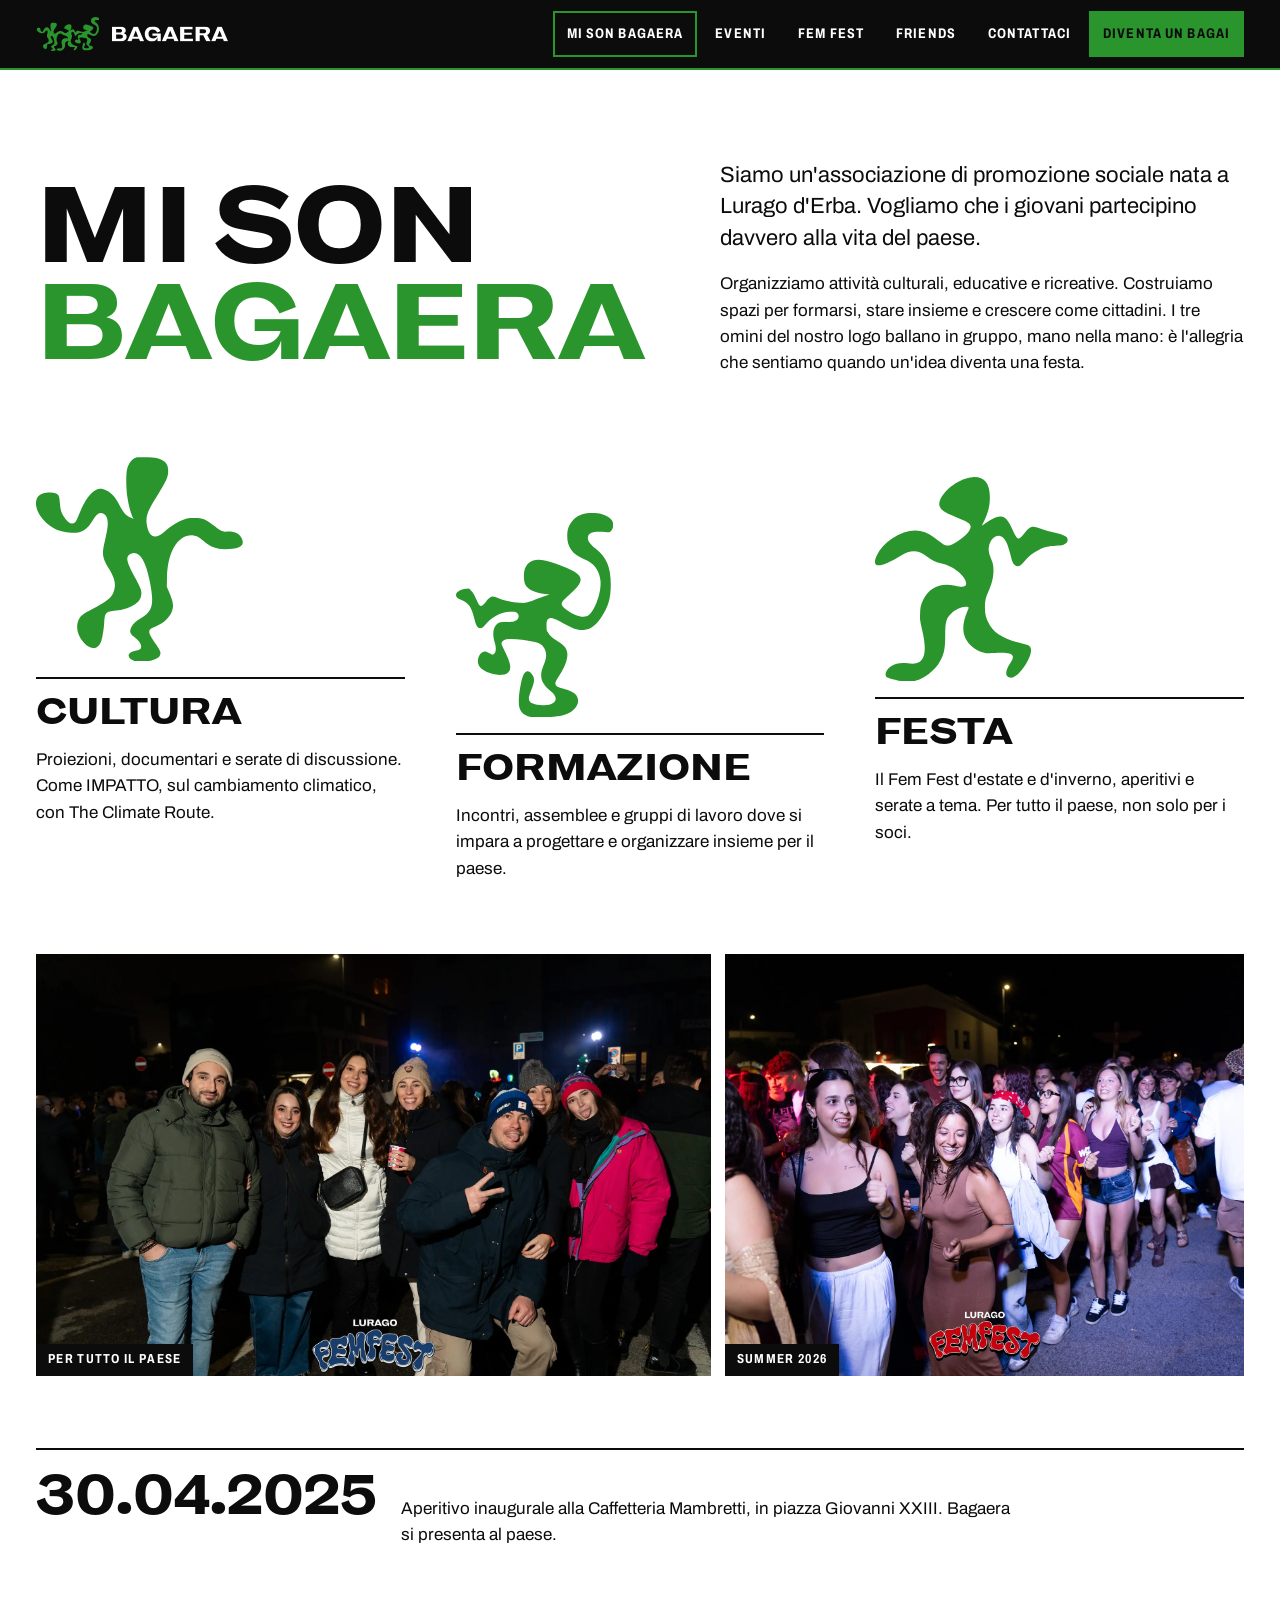
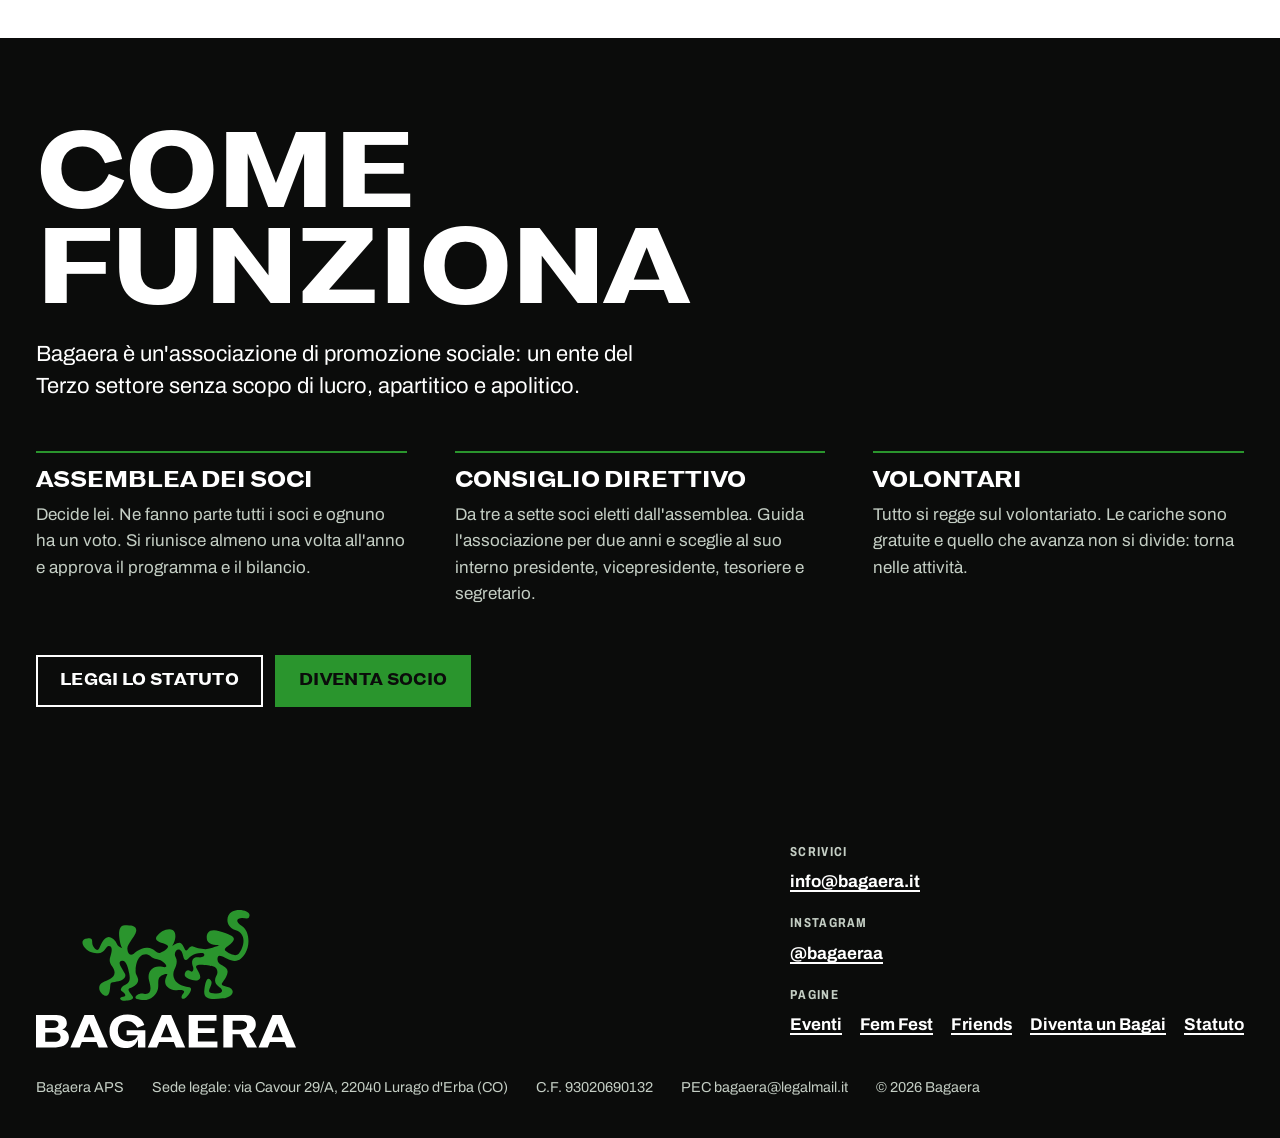
<file: chi-siamo.html>
<!doctype html>
<html lang="it">
<head>
<meta charset="utf-8">
<meta name="viewport" content="width=device-width, initial-scale=1, viewport-fit=cover">
<title>Mi son Bagaera · Bagaera APS</title>
<meta name="description" content="Chi siamo: Bagaera APS, l'associazione dei giovani di Lurago d'Erba. Cultura, formazione e festa per tutto il paese.">
<link rel="canonical" href="https://bagaera.it/chi-siamo.html">
<meta name="theme-color" content="#0b0c0b">
<meta property="og:type" content="website">
<meta property="og:locale" content="it_IT">
<meta property="og:site_name" content="Bagaera APS">
<meta property="og:title" content="Mi son Bagaera · Bagaera APS">
<meta property="og:description" content="Chi siamo: Bagaera APS, l'associazione dei giovani di Lurago d'Erba. Cultura, formazione e festa per tutto il paese.">
<meta property="og:url" content="https://bagaera.it/chi-siamo.html">
<meta property="og:image" content="https://bagaera.it/assets/img/og.jpg">
<meta property="og:image:width" content="1200">
<meta property="og:image:height" content="630">
<meta name="twitter:card" content="summary_large_image">
<link rel="icon" href="favicon.svg" type="image/svg+xml">
<link rel="apple-touch-icon" href="apple-touch-icon.png">
<link rel="preload" href="assets/font/lapi-bold.woff2" as="font" type="font/woff2" crossorigin>
<link rel="preload" href="assets/font/archivo-latin.woff2" as="font" type="font/woff2" crossorigin>
<link rel="stylesheet" href="assets/sito.css">
</head>
<body>
<svg width="0" height="0" style="position:absolute" aria-hidden="true" focusable="false">
  <defs>
    <symbol id="s-picto" viewBox="269.6 205.0 810.8 440.4"><path d="M457.42,452.1c-20.6,7.13,5.64,36.68,17.82,61.08,12.18,24.39-20.1,38.9-48.45,40.88-28.35,1.98-18.46,5.93-25.05,42.2-7.1,39.07-29.7,21.74-33.68,18.34-.55-.47-1.1-.92-1.66-1.38-19.49-15.99-22.26-44.2,1.06-55.86,23.74-11.87,59.34-21.1,58.02-50.11-1.32-29.01-32.34-36.92-21.44-72.53,10.89-35.6,10.89-54.06-6.25-55.38-6.9-.53-11.88,6.42-17.34,15-7.77,12.2-19.16,20.77-35.37,20.77-18.11,0-43.08-3.22-63.7-26.82-18.79-21.5-15.6-44.93,13.05-45.59,34.68-.8,15.1,17.06,27.35,38.64,6.81,12,20.94,26.93,29.21,9.21,9.23-19.78,27.03-66.59,58.02-51.43,30.99,15.16,21.48,39.42,48.72,49.17,15.24,5.45-2.97,10.25-9.55-50.96-1.55-14.44-4.91-58.21,27.08-58.21s58.01,1.98,55.22,28.35c-2.79,26.37-44.33,60-43.01,85.71,1.32,25.71,13.16,35.22,31.19,23.74,0,0,31.49-31.29,66.66-28.95,35.16,2.34,43.66,31.65,63,24.18,0,0,27.03-10.33,35.52-26.21,11.68-21.85-74.24-19.22-54.52-51.81,19.72-32.59,75.91-51.88,88.03-19.81,12.12,32.06-14.15,67.66-14.16,67.66,0,0,32.39-26.37,45.82-14.51,13.43,11.87,15.8,32.97,23.85,34.28,8.04,1.32,17.01-25.05,32.31-19.78,15.3,5.27,57.25,19.78,85.73,9.23,28.47-10.55,43.39-14.5,43.4-14.51,0,0-51.91-.32-59.35-23.46-6.93-21.56-2.2-63.57,59.35-45.11,61.56,18.46,81.34,28.91,64.19,50.72-17.14,21.81-52.75,32.35-31.65,46.86,0,0,42.17,33.08,61.94,10.24,17-19.63,47.96-94.13-18.43-114.42-46.02-14.06-47.47-68.25-15.82-87.53,31.65-19.28,89.67-4.79,85.71,17.63-3.96,22.43-15.82,11.79-36.92,12.49-21.1.7-38.24,13.89,0,38.94,38.24,25.05,39.38,94.49,17.14,130.55-17.3,28.06-36.92,46.15-69.89,35.6-32.97-10.55-65.93-42.2-65.93-5.27s60.66,27.69,47.47,71.21c-13.19,43.52-51.43,51.43-2.64,61.98s32.97,51.43-19.78,56.7c-52.75,5.27-94.53,7.91-88.8-39.56,5.73-47.47,14.58-66.32,30-50.11,22.44,23.58-34.89,58.8,12.33,65.21,48.18,6.54,53.53-15.17,31.07-29.61-22.48-14.46-26.79-34.28-14.92-55.38,11.87-21.1,2.31-43.17-16.65-46.64-18.96-3.47-96.67-19.29-79.57,9.72,17.1,29.01,25.81,48.79,8.93,56.7-16.88,7.91-59.39-3.96-65.17-19.78-5.78-15.82,10.71-35.6,25.54-23.74,14.84,11.87,18.52-10.21,12.72-22.91-5.8-12.7-8.96-46.98,26.91-43.03,35.86,3.96,32.58-19.88,21.03-21.1-41.35-4.38-65.24,20.65-72.47,29.75-2.3,2.9-5.81,4.68-9.5,4.54-13.94-.54-10.36-25.06-22.11-43.52-13.43-21.1-41.95,3.96-27.05,30.33,10.06,17.8,3.35,40.41-5.69,58.09-13.42,26.24-2.79,58.49,23.45,71.91,11.78,6.02,27.31,11.34,47.76,15.05,26.1,4.74-11.85,52.75-24.5,55.38-12.65,2.64-19-6.59-4.24-25.05,12.38-15.49-3.62-18.91-31.69-15.72-17.07,1.94-34.27-4.1-45.9-16.75-11.85-12.89-15.94-30.38-.19-58.52,4.27-7.63-33.24-1.32-41.16,19.78-7.91,21.1,9.23,54.06-25.05,84.39-34.28,30.33-63.3,15.82-81.09,13.19-17.8-2.64.66-30.33,33.62-25.05,32.97,5.27,39.26-14.58,25.47-64.44-11.6-41.93,19.63-77.62,64.24-66.02,41.34,10.75,9.16-31.48-24.32-37.01-33.67-5.55-34.25-24.77-54.68-24.77-47.16,0-50.08,68.07-50.05,72.2,0,.13,0,.26-.02.39-2.37,27.46,3.64,21.54,10.7,45.21,7.08,23.74-17.53,41.47-36.65,46.75-19.12,5.27-3.96,18.46,10.71,39.56,14.67,21.1-37.74,25.05-50.93,20.44-13.19-4.62-13.19-16.48,5.27-17.99,18.46-1.5,9.89-16.96-5.93-26.19-11.87-6.92-3.36-22.96,16.68-32.33,20.79-9.73,24.56-23.74,18.52-54.85-5.1-26.27-14.29-68.77-38.85-60.27Z"/></symbol>
    <symbol id="s-word" viewBox="44.2 711.6 1261.5 163.4"><path d="M44.23,714.98h98.68c29.98,0,50.8,13.65,50.8,39.16,0,15-7.16,24.84-22.15,30.21,21.26,4.92,32.22,18.12,32.22,38.49,0,29.09-22.38,48.78-64,48.78H44.23v-156.64ZM127.25,777.64c16.33,0,26.18-7.61,26.18-19.69s-9.18-18.35-26.18-18.35h-38.27v38.04h38.27ZM134.41,844.77c18.35,0,29.09-8.06,29.09-23.05s-10.29-22.83-29.09-22.83h-45.43v45.88h45.43ZM393.08,871.62h-44.76l-10.52-26.41h-71.38l-10.52,26.41h-44.76l68.03-156.64h45.87l68.03,156.64ZM328.86,822.84l-26.63-67.36-26.86,67.36h53.48ZM569.62,763.54l-34.01,12.98c-10.07-19.24-25.51-32.89-50.12-32.89-29.09,0-44.08,18.8-44.08,47.89,0,32,18.12,50.13,50.35,50.13,27.53,0,42.07-13.2,46.1-28.64h-53.93v-24.62h90.85v83.24h-35.81v-39.16c-9.4,29.09-29.76,42.52-59.3,42.52-46.77,0-78.77-33.34-78.77-82.12s30.88-81.23,87.94-81.23c47.66,0,73.62,23.27,80.78,51.91ZM768.09,871.62h-44.76l-10.52-26.41h-71.38l-10.52,26.41h-44.76l68.03-156.64h45.87l68.03,156.64ZM703.86,822.84l-26.63-67.36-26.86,67.36h53.48ZM924.49,871.62h-139.41v-156.64h134.94v26.85h-90.18v37.37h81.23v22.38h-81.23v42.07h94.66v27.97ZM1110.65,759.07c0,22.15-13.2,38.71-31.55,45.43l37.37,67.13h-46.99l-33.12-63.77h-38.27v63.77h-44.76v-156.64h106.52c29.98,0,50.79,15.89,50.79,44.08ZM1038.15,785.47c19.92,0,29.99-9.17,29.99-22.38s-9.62-21.26-29.99-21.26h-40.05v43.64h40.05ZM1305.77,871.62h-44.76l-10.52-26.41h-71.38l-10.52,26.41h-44.76l68.03-156.64h45.87l68.03,156.64ZM1241.55,822.84l-26.63-67.36-26.86,67.36h53.48Z"/></symbol>
    <symbol id="s-o1" viewBox="0 0 99.8 129.8"><path d="M49.2,129.6C42.4,128.7 39.7,125.8 39.8,119.3C39.8,114.4 41.4,105.1 42.8,102.5C44.2,99.6 46.3,99.5 48.2,102.3C49.9,104.5 49.8,106.7 48.2,110.9C46.4,115.7 46.2,116.4 46.2,117.4C46.1,120.0 48.0,121.2 53.3,121.7C62.8,122.7 66.4,117.9 59.9,112.8C53.7,107.8 52.5,103.3 55.7,96.0C57.5,91.8 57.6,88.9 56.1,86.0C54.9,83.5 53.4,82.5 50.0,81.7C41.1,79.8 33.1,79.3 30.7,80.5C29.3,81.1 28.7,82.1 28.9,83.2C29.0,83.6 30.0,85.7 31.0,87.8C34.8,95.5 35.3,99.0 33.0,101.1C31.6,102.3 30.5,102.6 27.6,102.6C22.2,102.5 16.0,99.8 14.5,96.7C13.1,93.9 14.1,89.9 16.7,88.3C18.1,87.5 19.2,87.6 20.9,88.8C21.8,89.3 22.7,89.8 23.1,89.8C25.1,89.7 25.9,86.1 24.6,82.3C23.0,77.3 23.4,72.9 25.7,70.7C27.1,69.3 27.5,69.1 31.8,69.1C36.2,69.1 37.4,68.8 38.7,67.7C40.4,66.1 39.9,63.5 37.7,62.8C36.3,62.4 32.5,62.6 30.0,63.2C25.9,64.3 21.6,67.1 18.7,70.6C17.2,72.5 16.5,73.0 15.3,73.0C13.7,73.0 12.8,71.6 11.8,67.7C9.8,59.3 8.2,57.1 2.7,54.8C0.7,53.9 0.0,53.2 0.0,52.0C-0.0,50.1 3.1,48.2 6.4,48.0L8.3,47.9L9.6,49.3C10.9,50.6 11.3,51.3 13.9,56.9C15.2,59.7 16.2,59.6 18.9,56.4C20.8,53.9 22.1,53.0 23.4,53.0C23.8,53.0 25.7,53.6 27.7,54.3C32.9,56.0 36.2,56.7 40.1,56.9C44.0,57.1 45.3,56.9 48.9,55.5C50.4,54.9 53.4,53.8 55.5,53.0L59.3,51.6L56.5,51.3C50.1,50.6 45.5,48.5 44.0,45.5C43.1,43.7 42.7,39.4 43.3,36.7C43.7,34.7 44.9,32.6 46.3,31.5C49.7,28.8 54.4,29.0 63.4,32.1C81.7,38.6 83.1,41.9 71.7,51.9C65.8,57.0 65.6,58.0 70.2,61.4C75.1,65.0 79.6,66.4 82.8,65.4C87.5,63.8 92.6,50.2 91.5,42.3C90.6,35.7 87.3,31.6 80.9,29.1C74.0,26.5 70.5,21.6 70.5,14.8C70.5,11.8 70.8,10.1 71.9,7.8C73.5,4.5 76.3,2.1 80.1,0.8C82.9,-0.1 89.0,-0.2 92.1,0.7C95.4,1.6 97.7,3.1 98.9,4.8C100.3,6.9 99.6,10.9 97.7,11.9C97.0,12.3 96.6,12.3 94.8,12.1C87.5,11.3 83.9,12.4 83.6,15.3C83.3,17.5 84.9,19.7 88.6,22.6C95.4,27.9 98.1,34.4 98.1,45.2C98.1,54.2 96.6,59.5 92.0,66.3C88.7,71.3 85.1,73.9 81.0,74.2C77.3,74.4 74.7,73.6 67.9,69.9C62.0,66.7 60.4,66.2 59.0,66.9C57.7,67.5 57.4,68.5 57.4,71.5C57.4,73.9 57.4,74.3 58.1,75.5C59.0,77.4 61.0,79.2 64.2,81.2C67.2,83.1 68.8,84.4 69.6,85.9C71.8,89.6 70.4,95.3 65.5,103.0C63.3,106.5 63.0,107.1 63.0,108.1C63.0,109.6 64.1,110.3 68.7,111.6C75.0,113.4 77.3,115.5 77.4,119.1C77.4,123.0 73.1,127.0 67.2,128.3C63.7,129.2 52.2,130.0 49.2,129.6Z"/></symbol>
    <symbol id="s-o2" viewBox="0 0 127.5 126.2"><path d="M62.2,126.0C59.3,125.6 57.5,124.5 57.1,122.7C56.8,121.3 58.3,120.0 60.7,119.5C64.1,118.9 64.8,118.4 64.8,116.8C64.8,115.1 63.4,113.2 60.4,110.8C57.8,108.8 57.5,107.5 58.8,104.8C59.6,103.1 61.8,101.0 64.6,99.4C72.1,95.0 73.0,90.9 69.9,75.7C67.2,62.7 63.2,57.3 58.2,59.8C55.0,61.4 55.6,64.4 61.0,74.3C64.6,81.1 65.1,82.3 64.9,84.5C64.7,87.7 62.7,90.1 58.6,92.1C55.7,93.5 53.5,94.1 49.3,94.6C42.7,95.4 42.5,95.6 42.0,102.6C41.7,106.9 40.9,111.2 40.3,113.2C38.3,118.8 34.2,119.3 29.5,114.4C25.3,109.9 24.2,104.2 26.6,99.7C27.7,97.5 29.1,96.5 34.8,93.6C45.0,88.5 47.7,85.8 48.5,80.4C49.0,77.1 48.0,73.9 44.8,68.6C40.7,61.8 40.5,59.7 42.5,51.4C44.0,45.1 44.3,42.6 44.2,40.0C44.0,36.8 42.8,35.0 40.6,34.6C38.7,34.2 37.2,35.4 35.0,39.0C31.2,45.2 28.2,47.0 21.7,46.7C13.5,46.3 7.0,42.7 2.6,36.2C-0.4,31.7 -0.9,27.0 1.4,24.2C2.9,22.5 6.7,21.5 10.2,22.0C13.8,22.5 14.4,23.3 14.7,28.2C15.0,32.2 15.5,34.2 17.0,36.5C19.7,40.8 22.3,42.1 24.1,40.2C24.6,39.7 25.4,38.1 26.1,36.3C29.1,29.1 31.3,25.2 34.0,22.5C37.1,19.4 39.8,18.8 43.4,20.6C46.7,22.2 48.9,24.7 51.3,29.4C54.0,34.5 55.4,36.1 58.9,37.6L60.3,38.2L59.9,37.7C58.6,35.6 57.1,30.2 56.2,24.1C55.5,19.2 55.4,10.3 56.1,7.7C56.9,4.3 58.6,1.8 60.7,0.7C61.8,0.1 62.0,0.1 66.9,0.1C73.9,0.1 77.0,0.9 79.3,2.9C80.8,4.3 81.3,5.5 81.4,7.9C81.7,12.0 80.5,14.8 74.4,24.3C68.6,33.5 67.5,36.7 68.3,41.8C69.5,49.7 73.6,51.2 79.3,45.9C83.0,42.5 87.9,39.5 92.0,38.2C93.6,37.7 94.4,37.6 97.5,37.6C102.8,37.6 104.9,38.5 110.4,42.9C113.8,45.6 114.9,46.1 116.9,46.0C122.5,45.7 125.3,46.9 126.9,50.4C128.9,54.7 125.4,56.8 116.4,56.8C110.9,56.7 107.7,55.5 103.1,51.6C100.2,49.1 99.0,48.5 97.0,48.3C87.4,47.4 80.8,58.5 80.7,75.5L80.6,79.9L81.4,81.8C84.2,88.4 84.7,90.3 84.3,93.1C83.5,97.9 79.4,102.3 73.4,104.6C70.9,105.6 70.5,105.9 70.0,106.7C69.3,108.0 70.1,109.7 73.8,115.3C76.7,119.6 77.1,120.5 76.4,122.1C75.3,124.8 68.2,126.7 62.2,126.0Z"/></symbol>
    <symbol id="s-o3" viewBox="0 0 122.2 129.8"><path d="M17.0,129.4C12.9,128.7 8.0,127.3 7.3,126.7C5.8,125.3 7.2,121.9 10.2,120.0C13.2,118.1 16.2,117.6 20.8,118.1C26.2,118.8 28.8,117.8 30.4,114.6C32.0,111.6 31.9,105.8 30.1,97.9C28.4,89.9 28.4,90.4 28.6,86.5C28.7,82.4 29.1,80.8 30.5,77.9C34.3,69.9 41.6,66.7 50.9,68.9C55.8,70.0 57.8,69.6 57.8,67.5C57.7,63.0 49.9,56.6 42.2,54.9C38.8,54.1 35.7,52.7 33.1,50.6C27.2,46.1 22.8,46.0 16.3,49.9C2.9,58.1 -2.7,58.0 1.2,49.6C3.2,45.5 6.3,42.0 10.8,39.0C20.7,32.5 29.7,32.2 37.5,38.3C42.9,42.4 43.4,42.8 44.7,43.2C46.3,43.6 47.1,43.5 49.5,42.4C55.8,39.3 61.1,34.0 60.6,31.2C60.3,29.4 58.6,28.2 51.8,25.6C41.9,21.7 39.5,19.3 41.2,14.8C43.9,7.7 54.1,0.5 61.9,0.1C69.3,-0.3 72.9,3.9 72.8,13.1C72.8,18.4 71.7,22.7 69.0,28.2C68.0,30.0 67.7,30.9 68.0,30.7C73.2,27.0 75.8,25.6 78.3,25.2C82.1,24.5 83.9,26.2 87.4,33.9C90.1,39.9 91.0,40.3 93.8,36.8C98.6,30.8 99.1,30.6 106.1,33.1C108.3,33.8 111.9,34.9 114.1,35.3C120.1,36.7 122.2,37.9 122.2,39.8C122.3,41.0 121.4,42.0 119.8,42.8C118.8,43.3 118.1,43.4 114.6,43.5C109.9,43.7 107.7,44.2 104.3,45.9C100.3,47.8 97.1,50.3 94.2,54.0C92.1,56.5 90.5,57.1 88.7,55.9C87.5,55.1 86.9,53.6 85.9,49.5C84.4,43.4 83.3,40.7 81.7,38.9C78.5,35.2 73.2,38.1 72.2,44.2C71.8,46.3 72.2,48.6 73.5,51.6C74.8,54.7 75.1,55.9 75.1,59.2C75.1,63.6 74.0,67.8 71.6,73.2C70.1,76.7 69.7,78.7 69.7,82.5C69.7,86.4 70.2,88.6 71.6,91.7C74.9,98.7 80.6,102.3 92.7,105.4C97.6,106.6 98.3,107.0 98.8,108.8C99.6,112.0 96.1,119.3 91.3,124.3C88.6,127.0 86.3,127.9 84.5,126.8C82.3,125.5 82.8,122.1 86.0,117.5C87.4,115.4 87.7,114.3 87.1,113.2C86.1,111.5 83.1,111.1 74.7,111.6C71.6,111.8 70.8,111.8 69.2,111.4C63.2,110.1 57.8,105.1 56.4,99.6C55.4,95.6 56.1,90.8 58.6,85.0C59.7,82.4 59.7,82.3 57.7,82.3C54.9,82.2 50.5,84.3 48.0,86.8C45.2,89.6 44.5,92.1 44.5,100.1C44.5,107.8 44.0,111.2 42.1,115.1C40.9,117.8 39.4,119.9 36.9,122.4C30.9,128.4 24.3,130.7 17.0,129.4Z"/></symbol>
  </defs>
</svg>
<header class="top" id="top">
  <div class="wrap">
    <a class="brand" href="index.html" aria-label="Bagaera, vai alla home">
      <svg class="picto" viewBox="0 0 810.8 440.4" aria-hidden="true"><use href="#s-picto"/></svg>
      <svg class="word" viewBox="0 0 1261.5 163.4" aria-hidden="true"><use href="#s-word"/></svg>
    </a>
    <button class="menu-btn" id="menu-btn" aria-expanded="false" aria-controls="nav">Menu</button>
    <nav class="nav" id="nav" aria-label="Pagine">
      <a href="chi-siamo.html" aria-current="page">Mi son Bagaera</a>
      <a href="eventi.html">Eventi</a>
      <a href="fem-fest.html">Fem Fest</a>
      <a href="friends.html">Friends</a>
      <a href="contatti.html">Contattaci</a>
      <a href="diventa-un-bagai.html" class="cta">Diventa un Bagai</a>
    </nav>
  </div>
</header>

<main id="inizio">
  <section class="band band--bianco" id="chi-siamo" aria-labelledby="about-title">
    <div class="wrap about">
      <div class="about__head">
        <h1 id="about-title"><span class="nero">Mi son</span> Bagaera</h1>
        <div class="copy">
          <p class="lede">Siamo un'associazione di promozione sociale nata a Lurago d'Erba. Vogliamo che i giovani partecipino davvero alla vita del paese.</p>
          <p>Organizziamo attività culturali, educative e ricreative. Costruiamo spazi per formarsi, stare insieme e crescere come cittadini. I tre omini del nostro logo ballano in gruppo, mano nella mano: è l'allegria che sentiamo quando un'idea diventa una festa.</p>
        </div>
      </div>
      <div class="pillars">
        <article class="pillar">
          <svg viewBox="0 0 127.5 126.2" aria-hidden="true"><use href="#s-o2"/></svg>
          <h2 class="h3">Cultura</h2>
          <p>Proiezioni, documentari e serate di discussione. Come IMPATTO, sul cambiamento climatico, con The Climate Route.</p>
        </article>
        <article class="pillar">
          <svg viewBox="0 0 99.8 129.8" aria-hidden="true"><use href="#s-o1"/></svg>
          <h2 class="h3">Formazione</h2>
          <p>Incontri, assemblee e gruppi di lavoro dove si impara a progettare e organizzare insieme per il paese.</p>
        </article>
        <article class="pillar">
          <svg viewBox="0 0 122.2 129.8" aria-hidden="true"><use href="#s-o3"/></svg>
          <h2 class="h3">Festa</h2>
          <p>Il Fem Fest d'estate e d'inverno, aperitivi e serate a tema. Per tutto il paese, non solo per i soci.</p>
        </article>
      </div>
      <div class="about__photos">
        <figure><img src="assets/img/ff/winter25/08.webp" alt="Un gruppo di amici in piazza al Fem Fest Winter 2025" width="2000" height="1333" loading="lazy"><figcaption class="label">Per tutto il paese</figcaption></figure>
        <figure><img src="assets/img/ff/pugno26/03.webp" alt="Ragazze e ragazzi ballano in piazza al Fem Fest Summer 2026" width="2000" height="1333" loading="lazy"><figcaption class="label">Summer 2026</figcaption></figure>
      </div>
      <div class="founded">
        <span class="num">30.04.2025</span>
        <p>Aperitivo inaugurale alla Caffetteria Mambretti, in piazza Giovanni XXIII. Bagaera si presenta al paese.</p>
      </div>
    </div>
  </section>
  <section class="band band--nero" aria-labelledby="org-title">
    <div class="wrap org">
      <div class="org__head">
        <h2 id="org-title">Come funziona</h2>
        <p class="lede">Bagaera è un'associazione di promozione sociale: un ente del Terzo settore senza scopo di lucro, apartitico e apolitico.</p>
      </div>
      <ul class="org__list">
        <li>
          <h3>Assemblea dei soci</h3>
          <p>Decide lei. Ne fanno parte tutti i soci e ognuno ha un voto. Si riunisce almeno una volta all'anno e approva il programma e il bilancio.</p>
        </li>
        <li>
          <h3>Consiglio direttivo</h3>
          <p>Da tre a sette soci eletti dall'assemblea. Guida l'associazione per due anni e sceglie al suo interno presidente, vicepresidente, tesoriere e segretario.</p>
        </li>
        <li>
          <h3>Volontari</h3>
          <p>Tutto si regge sul volontariato. Le cariche sono gratuite e quello che avanza non si divide: torna nelle attività.</p>
        </li>
      </ul>
      <div class="org__cta">
        <a class="btn" href="statuto.html">Leggi lo statuto</a>
        <a class="btn btn--verde" href="diventa-un-bagai.html">Diventa socio</a>
      </div>
    </div>
  </section>
</main>

<footer class="foot">
  <div class="wrap">
    <div class="foot__top">
      <svg class="foot__logo" viewBox="44.2 205.0 1261.5 670.0" role="img" aria-label="Bagaera"><path class="p" d="M457.42,452.1c-20.6,7.13,5.64,36.68,17.82,61.08,12.18,24.39-20.1,38.9-48.45,40.88-28.35,1.98-18.46,5.93-25.05,42.2-7.1,39.07-29.7,21.74-33.68,18.34-.55-.47-1.1-.92-1.66-1.38-19.49-15.99-22.26-44.2,1.06-55.86,23.74-11.87,59.34-21.1,58.02-50.11-1.32-29.01-32.34-36.92-21.44-72.53,10.89-35.6,10.89-54.06-6.25-55.38-6.9-.53-11.88,6.42-17.34,15-7.77,12.2-19.16,20.77-35.37,20.77-18.11,0-43.08-3.22-63.7-26.82-18.79-21.5-15.6-44.93,13.05-45.59,34.68-.8,15.1,17.06,27.35,38.64,6.81,12,20.94,26.93,29.21,9.21,9.23-19.78,27.03-66.59,58.02-51.43,30.99,15.16,21.48,39.42,48.72,49.17,15.24,5.45-2.97,10.25-9.55-50.96-1.55-14.44-4.91-58.21,27.08-58.21s58.01,1.98,55.22,28.35c-2.79,26.37-44.33,60-43.01,85.71,1.32,25.71,13.16,35.22,31.19,23.74,0,0,31.49-31.29,66.66-28.95,35.16,2.34,43.66,31.65,63,24.18,0,0,27.03-10.33,35.52-26.21,11.68-21.85-74.24-19.22-54.52-51.81,19.72-32.59,75.91-51.88,88.03-19.81,12.12,32.06-14.15,67.66-14.16,67.66,0,0,32.39-26.37,45.82-14.51,13.43,11.87,15.8,32.97,23.85,34.28,8.04,1.32,17.01-25.05,32.31-19.78,15.3,5.27,57.25,19.78,85.73,9.23,28.47-10.55,43.39-14.5,43.4-14.51,0,0-51.91-.32-59.35-23.46-6.93-21.56-2.2-63.57,59.35-45.11,61.56,18.46,81.34,28.91,64.19,50.72-17.14,21.81-52.75,32.35-31.65,46.86,0,0,42.17,33.08,61.94,10.24,17-19.63,47.96-94.13-18.43-114.42-46.02-14.06-47.47-68.25-15.82-87.53,31.65-19.28,89.67-4.79,85.71,17.63-3.96,22.43-15.82,11.79-36.92,12.49-21.1.7-38.24,13.89,0,38.94,38.24,25.05,39.38,94.49,17.14,130.55-17.3,28.06-36.92,46.15-69.89,35.6-32.97-10.55-65.93-42.2-65.93-5.27s60.66,27.69,47.47,71.21c-13.19,43.52-51.43,51.43-2.64,61.98s32.97,51.43-19.78,56.7c-52.75,5.27-94.53,7.91-88.8-39.56,5.73-47.47,14.58-66.32,30-50.11,22.44,23.58-34.89,58.8,12.33,65.21,48.18,6.54,53.53-15.17,31.07-29.61-22.48-14.46-26.79-34.28-14.92-55.38,11.87-21.1,2.31-43.17-16.65-46.64-18.96-3.47-96.67-19.29-79.57,9.72,17.1,29.01,25.81,48.79,8.93,56.7-16.88,7.91-59.39-3.96-65.17-19.78-5.78-15.82,10.71-35.6,25.54-23.74,14.84,11.87,18.52-10.21,12.72-22.91-5.8-12.7-8.96-46.98,26.91-43.03,35.86,3.96,32.58-19.88,21.03-21.1-41.35-4.38-65.24,20.65-72.47,29.75-2.3,2.9-5.81,4.68-9.5,4.54-13.94-.54-10.36-25.06-22.11-43.52-13.43-21.1-41.95,3.96-27.05,30.33,10.06,17.8,3.35,40.41-5.69,58.09-13.42,26.24-2.79,58.49,23.45,71.91,11.78,6.02,27.31,11.34,47.76,15.05,26.1,4.74-11.85,52.75-24.5,55.38-12.65,2.64-19-6.59-4.24-25.05,12.38-15.49-3.62-18.91-31.69-15.72-17.07,1.94-34.27-4.1-45.9-16.75-11.85-12.89-15.94-30.38-.19-58.52,4.27-7.63-33.24-1.32-41.16,19.78-7.91,21.1,9.23,54.06-25.05,84.39-34.28,30.33-63.3,15.82-81.09,13.19-17.8-2.64.66-30.33,33.62-25.05,32.97,5.27,39.26-14.58,25.47-64.44-11.6-41.93,19.63-77.62,64.24-66.02,41.34,10.75,9.16-31.48-24.32-37.01-33.67-5.55-34.25-24.77-54.68-24.77-47.16,0-50.08,68.07-50.05,72.2,0,.13,0,.26-.02.39-2.37,27.46,3.64,21.54,10.7,45.21,7.08,23.74-17.53,41.47-36.65,46.75-19.12,5.27-3.96,18.46,10.71,39.56,14.67,21.1-37.74,25.05-50.93,20.44-13.19-4.62-13.19-16.48,5.27-17.99,18.46-1.5,9.89-16.96-5.93-26.19-11.87-6.92-3.36-22.96,16.68-32.33,20.79-9.73,24.56-23.74,18.52-54.85-5.1-26.27-14.29-68.77-38.85-60.27Z"/><path class="w" d="M44.23,714.98h98.68c29.98,0,50.8,13.65,50.8,39.16,0,15-7.16,24.84-22.15,30.21,21.26,4.92,32.22,18.12,32.22,38.49,0,29.09-22.38,48.78-64,48.78H44.23v-156.64ZM127.25,777.64c16.33,0,26.18-7.61,26.18-19.69s-9.18-18.35-26.18-18.35h-38.27v38.04h38.27ZM134.41,844.77c18.35,0,29.09-8.06,29.09-23.05s-10.29-22.83-29.09-22.83h-45.43v45.88h45.43ZM393.08,871.62h-44.76l-10.52-26.41h-71.38l-10.52,26.41h-44.76l68.03-156.64h45.87l68.03,156.64ZM328.86,822.84l-26.63-67.36-26.86,67.36h53.48ZM569.62,763.54l-34.01,12.98c-10.07-19.24-25.51-32.89-50.12-32.89-29.09,0-44.08,18.8-44.08,47.89,0,32,18.12,50.13,50.35,50.13,27.53,0,42.07-13.2,46.1-28.64h-53.93v-24.62h90.85v83.24h-35.81v-39.16c-9.4,29.09-29.76,42.52-59.3,42.52-46.77,0-78.77-33.34-78.77-82.12s30.88-81.23,87.94-81.23c47.66,0,73.62,23.27,80.78,51.91ZM768.09,871.62h-44.76l-10.52-26.41h-71.38l-10.52,26.41h-44.76l68.03-156.64h45.87l68.03,156.64ZM703.86,822.84l-26.63-67.36-26.86,67.36h53.48ZM924.49,871.62h-139.41v-156.64h134.94v26.85h-90.18v37.37h81.23v22.38h-81.23v42.07h94.66v27.97ZM1110.65,759.07c0,22.15-13.2,38.71-31.55,45.43l37.37,67.13h-46.99l-33.12-63.77h-38.27v63.77h-44.76v-156.64h106.52c29.98,0,50.79,15.89,50.79,44.08ZM1038.15,785.47c19.92,0,29.99-9.17,29.99-22.38s-9.62-21.26-29.99-21.26h-40.05v43.64h40.05ZM1305.77,871.62h-44.76l-10.52-26.41h-71.38l-10.52,26.41h-44.76l68.03-156.64h45.87l68.03,156.64ZM1241.55,822.84l-26.63-67.36-26.86,67.36h53.48Z"/></svg>
      <ul class="foot__links">
        <li><span class="label">Scrivici</span><a href="mailto:info@bagaera.it">info@bagaera.it</a></li>
        <li><span class="label">Instagram</span><a href="https://www.instagram.com/bagaeraa/" target="_blank" rel="noopener">@bagaeraa</a></li>
        <li><span class="label">Pagine</span><span class="foot__nav"><a href="eventi.html">Eventi</a><a href="fem-fest.html">Fem Fest</a><a href="friends.html">Friends</a><a href="diventa-un-bagai.html">Diventa un Bagai</a><a href="statuto.html">Statuto</a></span></li>
      </ul>
    </div>
    <div class="foot__meta">
      <span>Bagaera APS</span>
      <span>Sede legale: via Cavour 29/A, 22040 Lurago d'Erba (CO)</span>
      <span>C.F. 93020690132</span>
      <span>PEC bagaera@legalmail.it</span>
      <span>© <span id="anno">2026</span> Bagaera</span>
    </div>
  </div>
</footer>

<script src="assets/dati.js" defer></script>
<script src="assets/sito.js" defer></script>
</body>
</html>
</file>
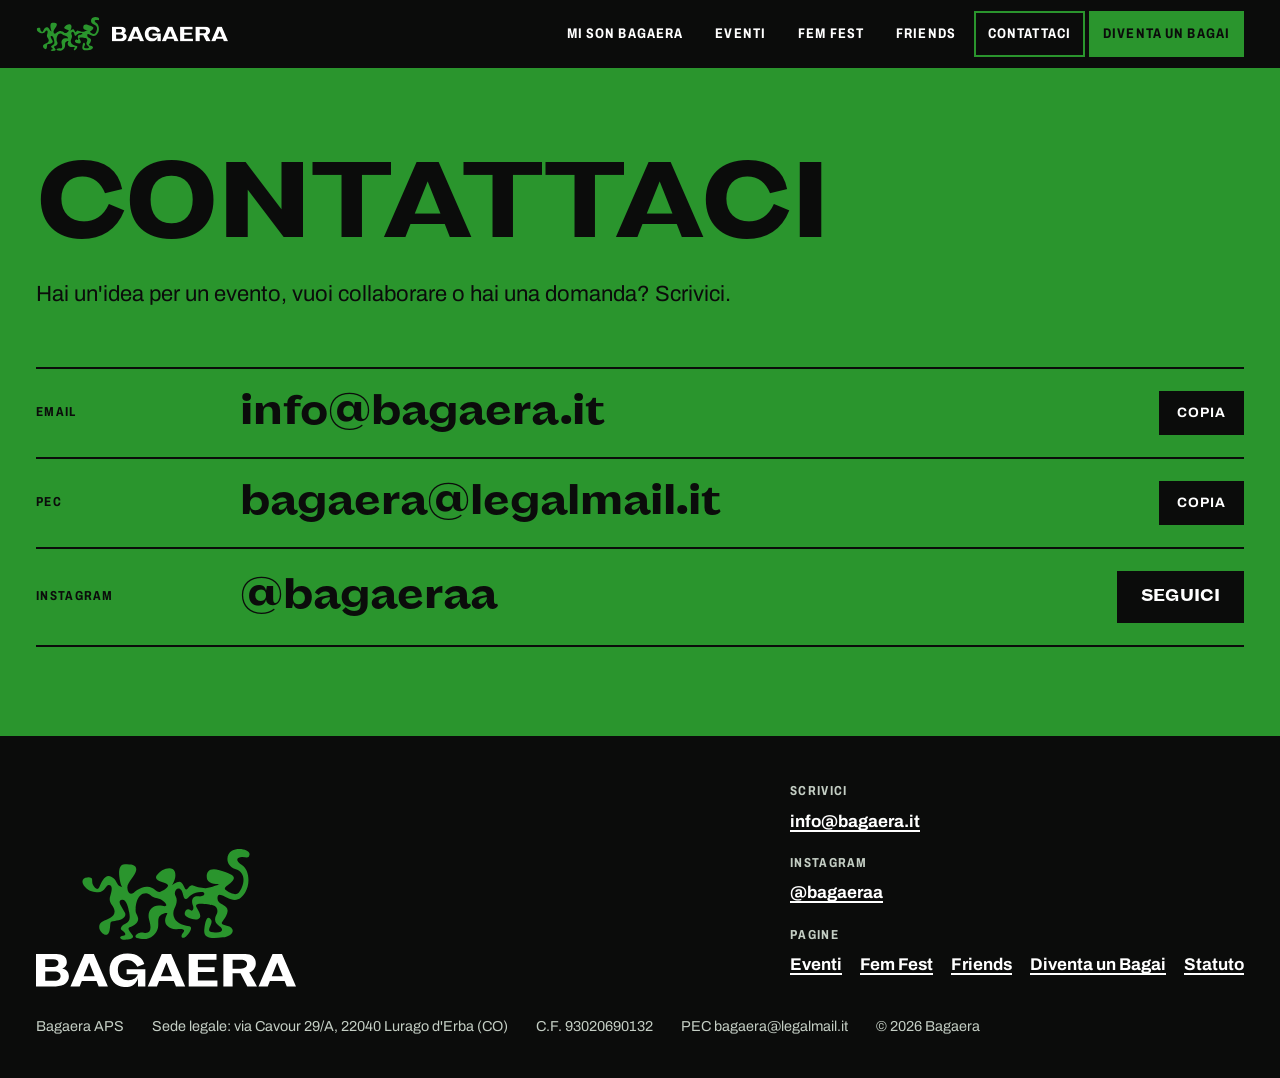
<file: contatti.html>
<!doctype html>
<html lang="it">
<head>
<meta charset="utf-8">
<meta name="viewport" content="width=device-width, initial-scale=1, viewport-fit=cover">
<title>Contattaci · Bagaera APS</title>
<meta name="description" content="Scrivi a Bagaera APS: email info@bagaera.it, PEC bagaera@legalmail.it, Instagram @bagaeraa.">
<link rel="canonical" href="https://bagaera.it/contatti.html">
<meta name="theme-color" content="#0b0c0b">
<meta property="og:type" content="website">
<meta property="og:locale" content="it_IT">
<meta property="og:site_name" content="Bagaera APS">
<meta property="og:title" content="Contattaci · Bagaera APS">
<meta property="og:description" content="Scrivi a Bagaera APS: email info@bagaera.it, PEC bagaera@legalmail.it, Instagram @bagaeraa.">
<meta property="og:url" content="https://bagaera.it/contatti.html">
<meta property="og:image" content="https://bagaera.it/assets/img/og.jpg">
<meta property="og:image:width" content="1200">
<meta property="og:image:height" content="630">
<meta name="twitter:card" content="summary_large_image">
<link rel="icon" href="favicon.svg" type="image/svg+xml">
<link rel="apple-touch-icon" href="apple-touch-icon.png">
<link rel="preload" href="assets/font/lapi-bold.woff2" as="font" type="font/woff2" crossorigin>
<link rel="preload" href="assets/font/archivo-latin.woff2" as="font" type="font/woff2" crossorigin>
<link rel="stylesheet" href="assets/sito.css">
</head>
<body>
<svg width="0" height="0" style="position:absolute" aria-hidden="true" focusable="false">
  <defs>
    <symbol id="s-picto" viewBox="269.6 205.0 810.8 440.4"><path d="M457.42,452.1c-20.6,7.13,5.64,36.68,17.82,61.08,12.18,24.39-20.1,38.9-48.45,40.88-28.35,1.98-18.46,5.93-25.05,42.2-7.1,39.07-29.7,21.74-33.68,18.34-.55-.47-1.1-.92-1.66-1.38-19.49-15.99-22.26-44.2,1.06-55.86,23.74-11.87,59.34-21.1,58.02-50.11-1.32-29.01-32.34-36.92-21.44-72.53,10.89-35.6,10.89-54.06-6.25-55.38-6.9-.53-11.88,6.42-17.34,15-7.77,12.2-19.16,20.77-35.37,20.77-18.11,0-43.08-3.22-63.7-26.82-18.79-21.5-15.6-44.93,13.05-45.59,34.68-.8,15.1,17.06,27.35,38.64,6.81,12,20.94,26.93,29.21,9.21,9.23-19.78,27.03-66.59,58.02-51.43,30.99,15.16,21.48,39.42,48.72,49.17,15.24,5.45-2.97,10.25-9.55-50.96-1.55-14.44-4.91-58.21,27.08-58.21s58.01,1.98,55.22,28.35c-2.79,26.37-44.33,60-43.01,85.71,1.32,25.71,13.16,35.22,31.19,23.74,0,0,31.49-31.29,66.66-28.95,35.16,2.34,43.66,31.65,63,24.18,0,0,27.03-10.33,35.52-26.21,11.68-21.85-74.24-19.22-54.52-51.81,19.72-32.59,75.91-51.88,88.03-19.81,12.12,32.06-14.15,67.66-14.16,67.66,0,0,32.39-26.37,45.82-14.51,13.43,11.87,15.8,32.97,23.85,34.28,8.04,1.32,17.01-25.05,32.31-19.78,15.3,5.27,57.25,19.78,85.73,9.23,28.47-10.55,43.39-14.5,43.4-14.51,0,0-51.91-.32-59.35-23.46-6.93-21.56-2.2-63.57,59.35-45.11,61.56,18.46,81.34,28.91,64.19,50.72-17.14,21.81-52.75,32.35-31.65,46.86,0,0,42.17,33.08,61.94,10.24,17-19.63,47.96-94.13-18.43-114.42-46.02-14.06-47.47-68.25-15.82-87.53,31.65-19.28,89.67-4.79,85.71,17.63-3.96,22.43-15.82,11.79-36.92,12.49-21.1.7-38.24,13.89,0,38.94,38.24,25.05,39.38,94.49,17.14,130.55-17.3,28.06-36.92,46.15-69.89,35.6-32.97-10.55-65.93-42.2-65.93-5.27s60.66,27.69,47.47,71.21c-13.19,43.52-51.43,51.43-2.64,61.98s32.97,51.43-19.78,56.7c-52.75,5.27-94.53,7.91-88.8-39.56,5.73-47.47,14.58-66.32,30-50.11,22.44,23.58-34.89,58.8,12.33,65.21,48.18,6.54,53.53-15.17,31.07-29.61-22.48-14.46-26.79-34.28-14.92-55.38,11.87-21.1,2.31-43.17-16.65-46.64-18.96-3.47-96.67-19.29-79.57,9.72,17.1,29.01,25.81,48.79,8.93,56.7-16.88,7.91-59.39-3.96-65.17-19.78-5.78-15.82,10.71-35.6,25.54-23.74,14.84,11.87,18.52-10.21,12.72-22.91-5.8-12.7-8.96-46.98,26.91-43.03,35.86,3.96,32.58-19.88,21.03-21.1-41.35-4.38-65.24,20.65-72.47,29.75-2.3,2.9-5.81,4.68-9.5,4.54-13.94-.54-10.36-25.06-22.11-43.52-13.43-21.1-41.95,3.96-27.05,30.33,10.06,17.8,3.35,40.41-5.69,58.09-13.42,26.24-2.79,58.49,23.45,71.91,11.78,6.02,27.31,11.34,47.76,15.05,26.1,4.74-11.85,52.75-24.5,55.38-12.65,2.64-19-6.59-4.24-25.05,12.38-15.49-3.62-18.91-31.69-15.72-17.07,1.94-34.27-4.1-45.9-16.75-11.85-12.89-15.94-30.38-.19-58.52,4.27-7.63-33.24-1.32-41.16,19.78-7.91,21.1,9.23,54.06-25.05,84.39-34.28,30.33-63.3,15.82-81.09,13.19-17.8-2.64.66-30.33,33.62-25.05,32.97,5.27,39.26-14.58,25.47-64.44-11.6-41.93,19.63-77.62,64.24-66.02,41.34,10.75,9.16-31.48-24.32-37.01-33.67-5.55-34.25-24.77-54.68-24.77-47.16,0-50.08,68.07-50.05,72.2,0,.13,0,.26-.02.39-2.37,27.46,3.64,21.54,10.7,45.21,7.08,23.74-17.53,41.47-36.65,46.75-19.12,5.27-3.96,18.46,10.71,39.56,14.67,21.1-37.74,25.05-50.93,20.44-13.19-4.62-13.19-16.48,5.27-17.99,18.46-1.5,9.89-16.96-5.93-26.19-11.87-6.92-3.36-22.96,16.68-32.33,20.79-9.73,24.56-23.74,18.52-54.85-5.1-26.27-14.29-68.77-38.85-60.27Z"/></symbol>
    <symbol id="s-word" viewBox="44.2 711.6 1261.5 163.4"><path d="M44.23,714.98h98.68c29.98,0,50.8,13.65,50.8,39.16,0,15-7.16,24.84-22.15,30.21,21.26,4.92,32.22,18.12,32.22,38.49,0,29.09-22.38,48.78-64,48.78H44.23v-156.64ZM127.25,777.64c16.33,0,26.18-7.61,26.18-19.69s-9.18-18.35-26.18-18.35h-38.27v38.04h38.27ZM134.41,844.77c18.35,0,29.09-8.06,29.09-23.05s-10.29-22.83-29.09-22.83h-45.43v45.88h45.43ZM393.08,871.62h-44.76l-10.52-26.41h-71.38l-10.52,26.41h-44.76l68.03-156.64h45.87l68.03,156.64ZM328.86,822.84l-26.63-67.36-26.86,67.36h53.48ZM569.62,763.54l-34.01,12.98c-10.07-19.24-25.51-32.89-50.12-32.89-29.09,0-44.08,18.8-44.08,47.89,0,32,18.12,50.13,50.35,50.13,27.53,0,42.07-13.2,46.1-28.64h-53.93v-24.62h90.85v83.24h-35.81v-39.16c-9.4,29.09-29.76,42.52-59.3,42.52-46.77,0-78.77-33.34-78.77-82.12s30.88-81.23,87.94-81.23c47.66,0,73.62,23.27,80.78,51.91ZM768.09,871.62h-44.76l-10.52-26.41h-71.38l-10.52,26.41h-44.76l68.03-156.64h45.87l68.03,156.64ZM703.86,822.84l-26.63-67.36-26.86,67.36h53.48ZM924.49,871.62h-139.41v-156.64h134.94v26.85h-90.18v37.37h81.23v22.38h-81.23v42.07h94.66v27.97ZM1110.65,759.07c0,22.15-13.2,38.71-31.55,45.43l37.37,67.13h-46.99l-33.12-63.77h-38.27v63.77h-44.76v-156.64h106.52c29.98,0,50.79,15.89,50.79,44.08ZM1038.15,785.47c19.92,0,29.99-9.17,29.99-22.38s-9.62-21.26-29.99-21.26h-40.05v43.64h40.05ZM1305.77,871.62h-44.76l-10.52-26.41h-71.38l-10.52,26.41h-44.76l68.03-156.64h45.87l68.03,156.64ZM1241.55,822.84l-26.63-67.36-26.86,67.36h53.48Z"/></symbol>
    <symbol id="s-o1" viewBox="0 0 99.8 129.8"><path d="M49.2,129.6C42.4,128.7 39.7,125.8 39.8,119.3C39.8,114.4 41.4,105.1 42.8,102.5C44.2,99.6 46.3,99.5 48.2,102.3C49.9,104.5 49.8,106.7 48.2,110.9C46.4,115.7 46.2,116.4 46.2,117.4C46.1,120.0 48.0,121.2 53.3,121.7C62.8,122.7 66.4,117.9 59.9,112.8C53.7,107.8 52.5,103.3 55.7,96.0C57.5,91.8 57.6,88.9 56.1,86.0C54.9,83.5 53.4,82.5 50.0,81.7C41.1,79.8 33.1,79.3 30.7,80.5C29.3,81.1 28.7,82.1 28.9,83.2C29.0,83.6 30.0,85.7 31.0,87.8C34.8,95.5 35.3,99.0 33.0,101.1C31.6,102.3 30.5,102.6 27.6,102.6C22.2,102.5 16.0,99.8 14.5,96.7C13.1,93.9 14.1,89.9 16.7,88.3C18.1,87.5 19.2,87.6 20.9,88.8C21.8,89.3 22.7,89.8 23.1,89.8C25.1,89.7 25.9,86.1 24.6,82.3C23.0,77.3 23.4,72.9 25.7,70.7C27.1,69.3 27.5,69.1 31.8,69.1C36.2,69.1 37.4,68.8 38.7,67.7C40.4,66.1 39.9,63.5 37.7,62.8C36.3,62.4 32.5,62.6 30.0,63.2C25.9,64.3 21.6,67.1 18.7,70.6C17.2,72.5 16.5,73.0 15.3,73.0C13.7,73.0 12.8,71.6 11.8,67.7C9.8,59.3 8.2,57.1 2.7,54.8C0.7,53.9 0.0,53.2 0.0,52.0C-0.0,50.1 3.1,48.2 6.4,48.0L8.3,47.9L9.6,49.3C10.9,50.6 11.3,51.3 13.9,56.9C15.2,59.7 16.2,59.6 18.9,56.4C20.8,53.9 22.1,53.0 23.4,53.0C23.8,53.0 25.7,53.6 27.7,54.3C32.9,56.0 36.2,56.7 40.1,56.9C44.0,57.1 45.3,56.9 48.9,55.5C50.4,54.9 53.4,53.8 55.5,53.0L59.3,51.6L56.5,51.3C50.1,50.6 45.5,48.5 44.0,45.5C43.1,43.7 42.7,39.4 43.3,36.7C43.7,34.7 44.9,32.6 46.3,31.5C49.7,28.8 54.4,29.0 63.4,32.1C81.7,38.6 83.1,41.9 71.7,51.9C65.8,57.0 65.6,58.0 70.2,61.4C75.1,65.0 79.6,66.4 82.8,65.4C87.5,63.8 92.6,50.2 91.5,42.3C90.6,35.7 87.3,31.6 80.9,29.1C74.0,26.5 70.5,21.6 70.5,14.8C70.5,11.8 70.8,10.1 71.9,7.8C73.5,4.5 76.3,2.1 80.1,0.8C82.9,-0.1 89.0,-0.2 92.1,0.7C95.4,1.6 97.7,3.1 98.9,4.8C100.3,6.9 99.6,10.9 97.7,11.9C97.0,12.3 96.6,12.3 94.8,12.1C87.5,11.3 83.9,12.4 83.6,15.3C83.3,17.5 84.9,19.7 88.6,22.6C95.4,27.9 98.1,34.4 98.1,45.2C98.1,54.2 96.6,59.5 92.0,66.3C88.7,71.3 85.1,73.9 81.0,74.2C77.3,74.4 74.7,73.6 67.9,69.9C62.0,66.7 60.4,66.2 59.0,66.9C57.7,67.5 57.4,68.5 57.4,71.5C57.4,73.9 57.4,74.3 58.1,75.5C59.0,77.4 61.0,79.2 64.2,81.2C67.2,83.1 68.8,84.4 69.6,85.9C71.8,89.6 70.4,95.3 65.5,103.0C63.3,106.5 63.0,107.1 63.0,108.1C63.0,109.6 64.1,110.3 68.7,111.6C75.0,113.4 77.3,115.5 77.4,119.1C77.4,123.0 73.1,127.0 67.2,128.3C63.7,129.2 52.2,130.0 49.2,129.6Z"/></symbol>
    <symbol id="s-o2" viewBox="0 0 127.5 126.2"><path d="M62.2,126.0C59.3,125.6 57.5,124.5 57.1,122.7C56.8,121.3 58.3,120.0 60.7,119.5C64.1,118.9 64.8,118.4 64.8,116.8C64.8,115.1 63.4,113.2 60.4,110.8C57.8,108.8 57.5,107.5 58.8,104.8C59.6,103.1 61.8,101.0 64.6,99.4C72.1,95.0 73.0,90.9 69.9,75.7C67.2,62.7 63.2,57.3 58.2,59.8C55.0,61.4 55.6,64.4 61.0,74.3C64.6,81.1 65.1,82.3 64.9,84.5C64.7,87.7 62.7,90.1 58.6,92.1C55.7,93.5 53.5,94.1 49.3,94.6C42.7,95.4 42.5,95.6 42.0,102.6C41.7,106.9 40.9,111.2 40.3,113.2C38.3,118.8 34.2,119.3 29.5,114.4C25.3,109.9 24.2,104.2 26.6,99.7C27.7,97.5 29.1,96.5 34.8,93.6C45.0,88.5 47.7,85.8 48.5,80.4C49.0,77.1 48.0,73.9 44.8,68.6C40.7,61.8 40.5,59.7 42.5,51.4C44.0,45.1 44.3,42.6 44.2,40.0C44.0,36.8 42.8,35.0 40.6,34.6C38.7,34.2 37.2,35.4 35.0,39.0C31.2,45.2 28.2,47.0 21.7,46.7C13.5,46.3 7.0,42.7 2.6,36.2C-0.4,31.7 -0.9,27.0 1.4,24.2C2.9,22.5 6.7,21.5 10.2,22.0C13.8,22.5 14.4,23.3 14.7,28.2C15.0,32.2 15.5,34.2 17.0,36.5C19.7,40.8 22.3,42.1 24.1,40.2C24.6,39.7 25.4,38.1 26.1,36.3C29.1,29.1 31.3,25.2 34.0,22.5C37.1,19.4 39.8,18.8 43.4,20.6C46.7,22.2 48.9,24.7 51.3,29.4C54.0,34.5 55.4,36.1 58.9,37.6L60.3,38.2L59.9,37.7C58.6,35.6 57.1,30.2 56.2,24.1C55.5,19.2 55.4,10.3 56.1,7.7C56.9,4.3 58.6,1.8 60.7,0.7C61.8,0.1 62.0,0.1 66.9,0.1C73.9,0.1 77.0,0.9 79.3,2.9C80.8,4.3 81.3,5.5 81.4,7.9C81.7,12.0 80.5,14.8 74.4,24.3C68.6,33.5 67.5,36.7 68.3,41.8C69.5,49.7 73.6,51.2 79.3,45.9C83.0,42.5 87.9,39.5 92.0,38.2C93.6,37.7 94.4,37.6 97.5,37.6C102.8,37.6 104.9,38.5 110.4,42.9C113.8,45.6 114.9,46.1 116.9,46.0C122.5,45.7 125.3,46.9 126.9,50.4C128.9,54.7 125.4,56.8 116.4,56.8C110.9,56.7 107.7,55.5 103.1,51.6C100.2,49.1 99.0,48.5 97.0,48.3C87.4,47.4 80.8,58.5 80.7,75.5L80.6,79.9L81.4,81.8C84.2,88.4 84.7,90.3 84.3,93.1C83.5,97.9 79.4,102.3 73.4,104.6C70.9,105.6 70.5,105.9 70.0,106.7C69.3,108.0 70.1,109.7 73.8,115.3C76.7,119.6 77.1,120.5 76.4,122.1C75.3,124.8 68.2,126.7 62.2,126.0Z"/></symbol>
    <symbol id="s-o3" viewBox="0 0 122.2 129.8"><path d="M17.0,129.4C12.9,128.7 8.0,127.3 7.3,126.7C5.8,125.3 7.2,121.9 10.2,120.0C13.2,118.1 16.2,117.6 20.8,118.1C26.2,118.8 28.8,117.8 30.4,114.6C32.0,111.6 31.9,105.8 30.1,97.9C28.4,89.9 28.4,90.4 28.6,86.5C28.7,82.4 29.1,80.8 30.5,77.9C34.3,69.9 41.6,66.7 50.9,68.9C55.8,70.0 57.8,69.6 57.8,67.5C57.7,63.0 49.9,56.6 42.2,54.9C38.8,54.1 35.7,52.7 33.1,50.6C27.2,46.1 22.8,46.0 16.3,49.9C2.9,58.1 -2.7,58.0 1.2,49.6C3.2,45.5 6.3,42.0 10.8,39.0C20.7,32.5 29.7,32.2 37.5,38.3C42.9,42.4 43.4,42.8 44.7,43.2C46.3,43.6 47.1,43.5 49.5,42.4C55.8,39.3 61.1,34.0 60.6,31.2C60.3,29.4 58.6,28.2 51.8,25.6C41.9,21.7 39.5,19.3 41.2,14.8C43.9,7.7 54.1,0.5 61.9,0.1C69.3,-0.3 72.9,3.9 72.8,13.1C72.8,18.4 71.7,22.7 69.0,28.2C68.0,30.0 67.7,30.9 68.0,30.7C73.2,27.0 75.8,25.6 78.3,25.2C82.1,24.5 83.9,26.2 87.4,33.9C90.1,39.9 91.0,40.3 93.8,36.8C98.6,30.8 99.1,30.6 106.1,33.1C108.3,33.8 111.9,34.9 114.1,35.3C120.1,36.7 122.2,37.9 122.2,39.8C122.3,41.0 121.4,42.0 119.8,42.8C118.8,43.3 118.1,43.4 114.6,43.5C109.9,43.7 107.7,44.2 104.3,45.9C100.3,47.8 97.1,50.3 94.2,54.0C92.1,56.5 90.5,57.1 88.7,55.9C87.5,55.1 86.9,53.6 85.9,49.5C84.4,43.4 83.3,40.7 81.7,38.9C78.5,35.2 73.2,38.1 72.2,44.2C71.8,46.3 72.2,48.6 73.5,51.6C74.8,54.7 75.1,55.9 75.1,59.2C75.1,63.6 74.0,67.8 71.6,73.2C70.1,76.7 69.7,78.7 69.7,82.5C69.7,86.4 70.2,88.6 71.6,91.7C74.9,98.7 80.6,102.3 92.7,105.4C97.6,106.6 98.3,107.0 98.8,108.8C99.6,112.0 96.1,119.3 91.3,124.3C88.6,127.0 86.3,127.9 84.5,126.8C82.3,125.5 82.8,122.1 86.0,117.5C87.4,115.4 87.7,114.3 87.1,113.2C86.1,111.5 83.1,111.1 74.7,111.6C71.6,111.8 70.8,111.8 69.2,111.4C63.2,110.1 57.8,105.1 56.4,99.6C55.4,95.6 56.1,90.8 58.6,85.0C59.7,82.4 59.7,82.3 57.7,82.3C54.9,82.2 50.5,84.3 48.0,86.8C45.2,89.6 44.5,92.1 44.5,100.1C44.5,107.8 44.0,111.2 42.1,115.1C40.9,117.8 39.4,119.9 36.9,122.4C30.9,128.4 24.3,130.7 17.0,129.4Z"/></symbol>
  </defs>
</svg>
<header class="top" id="top">
  <div class="wrap">
    <a class="brand" href="index.html" aria-label="Bagaera, vai alla home">
      <svg class="picto" viewBox="0 0 810.8 440.4" aria-hidden="true"><use href="#s-picto"/></svg>
      <svg class="word" viewBox="0 0 1261.5 163.4" aria-hidden="true"><use href="#s-word"/></svg>
    </a>
    <button class="menu-btn" id="menu-btn" aria-expanded="false" aria-controls="nav">Menu</button>
    <nav class="nav" id="nav" aria-label="Pagine">
      <a href="chi-siamo.html">Mi son Bagaera</a>
      <a href="eventi.html">Eventi</a>
      <a href="fem-fest.html">Fem Fest</a>
      <a href="friends.html">Friends</a>
      <a href="contatti.html" aria-current="page">Contattaci</a>
      <a href="diventa-un-bagai.html" class="cta">Diventa un Bagai</a>
    </nav>
  </div>
</header>

<main id="inizio">
  <section class="band band--verde contact" id="contatti" aria-labelledby="contatti-title">
    <div class="wrap">
      <h1 id="contatti-title">Contattaci</h1>
      <p class="lede contact__lede">Hai un'idea per un evento, vuoi collaborare o hai una domanda? Scrivici.</p>
      <div class="contact__grid">
        <div class="contact__row">
          <span class="label">Email</span>
          <span class="val"><a href="mailto:info@bagaera.it">info@bagaera.it</a></span>
          <button class="copy-btn" data-copy="info@bagaera.it" id="copy-mail">Copia</button>
        </div>
        <div class="contact__row">
          <span class="label">PEC</span>
          <span class="val">bagaera@legalmail.it</span>
          <button class="copy-btn" data-copy="bagaera@legalmail.it" id="copy-pec">Copia</button>
        </div>
        <div class="contact__row">
          <span class="label">Instagram</span>
          <span class="val"><a href="https://www.instagram.com/bagaeraa/" target="_blank" rel="noopener">@bagaeraa</a></span>
          <a class="btn btn--nero" href="https://www.instagram.com/bagaeraa/" target="_blank" rel="noopener">Seguici</a>
        </div>
      </div>
    </div>
  </section>
</main>

<footer class="foot">
  <div class="wrap">
    <div class="foot__top">
      <svg class="foot__logo" viewBox="44.2 205.0 1261.5 670.0" role="img" aria-label="Bagaera"><path class="p" d="M457.42,452.1c-20.6,7.13,5.64,36.68,17.82,61.08,12.18,24.39-20.1,38.9-48.45,40.88-28.35,1.98-18.46,5.93-25.05,42.2-7.1,39.07-29.7,21.74-33.68,18.34-.55-.47-1.1-.92-1.66-1.38-19.49-15.99-22.26-44.2,1.06-55.86,23.74-11.87,59.34-21.1,58.02-50.11-1.32-29.01-32.34-36.92-21.44-72.53,10.89-35.6,10.89-54.06-6.25-55.38-6.9-.53-11.88,6.42-17.34,15-7.77,12.2-19.16,20.77-35.37,20.77-18.11,0-43.08-3.22-63.7-26.82-18.79-21.5-15.6-44.93,13.05-45.59,34.68-.8,15.1,17.06,27.35,38.64,6.81,12,20.94,26.93,29.21,9.21,9.23-19.78,27.03-66.59,58.02-51.43,30.99,15.16,21.48,39.42,48.72,49.17,15.24,5.45-2.97,10.25-9.55-50.96-1.55-14.44-4.91-58.21,27.08-58.21s58.01,1.98,55.22,28.35c-2.79,26.37-44.33,60-43.01,85.71,1.32,25.71,13.16,35.22,31.19,23.74,0,0,31.49-31.29,66.66-28.95,35.16,2.34,43.66,31.65,63,24.18,0,0,27.03-10.33,35.52-26.21,11.68-21.85-74.24-19.22-54.52-51.81,19.72-32.59,75.91-51.88,88.03-19.81,12.12,32.06-14.15,67.66-14.16,67.66,0,0,32.39-26.37,45.82-14.51,13.43,11.87,15.8,32.97,23.85,34.28,8.04,1.32,17.01-25.05,32.31-19.78,15.3,5.27,57.25,19.78,85.73,9.23,28.47-10.55,43.39-14.5,43.4-14.51,0,0-51.91-.32-59.35-23.46-6.93-21.56-2.2-63.57,59.35-45.11,61.56,18.46,81.34,28.91,64.19,50.72-17.14,21.81-52.75,32.35-31.65,46.86,0,0,42.17,33.08,61.94,10.24,17-19.63,47.96-94.13-18.43-114.42-46.02-14.06-47.47-68.25-15.82-87.53,31.65-19.28,89.67-4.79,85.71,17.63-3.96,22.43-15.82,11.79-36.92,12.49-21.1.7-38.24,13.89,0,38.94,38.24,25.05,39.38,94.49,17.14,130.55-17.3,28.06-36.92,46.15-69.89,35.6-32.97-10.55-65.93-42.2-65.93-5.27s60.66,27.69,47.47,71.21c-13.19,43.52-51.43,51.43-2.64,61.98s32.97,51.43-19.78,56.7c-52.75,5.27-94.53,7.91-88.8-39.56,5.73-47.47,14.58-66.32,30-50.11,22.44,23.58-34.89,58.8,12.33,65.21,48.18,6.54,53.53-15.17,31.07-29.61-22.48-14.46-26.79-34.28-14.92-55.38,11.87-21.1,2.31-43.17-16.65-46.64-18.96-3.47-96.67-19.29-79.57,9.72,17.1,29.01,25.81,48.79,8.93,56.7-16.88,7.91-59.39-3.96-65.17-19.78-5.78-15.82,10.71-35.6,25.54-23.74,14.84,11.87,18.52-10.21,12.72-22.91-5.8-12.7-8.96-46.98,26.91-43.03,35.86,3.96,32.58-19.88,21.03-21.1-41.35-4.38-65.24,20.65-72.47,29.75-2.3,2.9-5.81,4.68-9.5,4.54-13.94-.54-10.36-25.06-22.11-43.52-13.43-21.1-41.95,3.96-27.05,30.33,10.06,17.8,3.35,40.41-5.69,58.09-13.42,26.24-2.79,58.49,23.45,71.91,11.78,6.02,27.31,11.34,47.76,15.05,26.1,4.74-11.85,52.75-24.5,55.38-12.65,2.64-19-6.59-4.24-25.05,12.38-15.49-3.62-18.91-31.69-15.72-17.07,1.94-34.27-4.1-45.9-16.75-11.85-12.89-15.94-30.38-.19-58.52,4.27-7.63-33.24-1.32-41.16,19.78-7.91,21.1,9.23,54.06-25.05,84.39-34.28,30.33-63.3,15.82-81.09,13.19-17.8-2.64.66-30.33,33.62-25.05,32.97,5.27,39.26-14.58,25.47-64.44-11.6-41.93,19.63-77.62,64.24-66.02,41.34,10.75,9.16-31.48-24.32-37.01-33.67-5.55-34.25-24.77-54.68-24.77-47.16,0-50.08,68.07-50.05,72.2,0,.13,0,.26-.02.39-2.37,27.46,3.64,21.54,10.7,45.21,7.08,23.74-17.53,41.47-36.65,46.75-19.12,5.27-3.96,18.46,10.71,39.56,14.67,21.1-37.74,25.05-50.93,20.44-13.19-4.62-13.19-16.48,5.27-17.99,18.46-1.5,9.89-16.96-5.93-26.19-11.87-6.92-3.36-22.96,16.68-32.33,20.79-9.73,24.56-23.74,18.52-54.85-5.1-26.27-14.29-68.77-38.85-60.27Z"/><path class="w" d="M44.23,714.98h98.68c29.98,0,50.8,13.65,50.8,39.16,0,15-7.16,24.84-22.15,30.21,21.26,4.92,32.22,18.12,32.22,38.49,0,29.09-22.38,48.78-64,48.78H44.23v-156.64ZM127.25,777.64c16.33,0,26.18-7.61,26.18-19.69s-9.18-18.35-26.18-18.35h-38.27v38.04h38.27ZM134.41,844.77c18.35,0,29.09-8.06,29.09-23.05s-10.29-22.83-29.09-22.83h-45.43v45.88h45.43ZM393.08,871.62h-44.76l-10.52-26.41h-71.38l-10.52,26.41h-44.76l68.03-156.64h45.87l68.03,156.64ZM328.86,822.84l-26.63-67.36-26.86,67.36h53.48ZM569.62,763.54l-34.01,12.98c-10.07-19.24-25.51-32.89-50.12-32.89-29.09,0-44.08,18.8-44.08,47.89,0,32,18.12,50.13,50.35,50.13,27.53,0,42.07-13.2,46.1-28.64h-53.93v-24.62h90.85v83.24h-35.81v-39.16c-9.4,29.09-29.76,42.52-59.3,42.52-46.77,0-78.77-33.34-78.77-82.12s30.88-81.23,87.94-81.23c47.66,0,73.62,23.27,80.78,51.91ZM768.09,871.62h-44.76l-10.52-26.41h-71.38l-10.52,26.41h-44.76l68.03-156.64h45.87l68.03,156.64ZM703.86,822.84l-26.63-67.36-26.86,67.36h53.48ZM924.49,871.62h-139.41v-156.64h134.94v26.85h-90.18v37.37h81.23v22.38h-81.23v42.07h94.66v27.97ZM1110.65,759.07c0,22.15-13.2,38.71-31.55,45.43l37.37,67.13h-46.99l-33.12-63.77h-38.27v63.77h-44.76v-156.64h106.52c29.98,0,50.79,15.89,50.79,44.08ZM1038.15,785.47c19.92,0,29.99-9.17,29.99-22.38s-9.62-21.26-29.99-21.26h-40.05v43.64h40.05ZM1305.77,871.62h-44.76l-10.52-26.41h-71.38l-10.52,26.41h-44.76l68.03-156.64h45.87l68.03,156.64ZM1241.55,822.84l-26.63-67.36-26.86,67.36h53.48Z"/></svg>
      <ul class="foot__links">
        <li><span class="label">Scrivici</span><a href="mailto:info@bagaera.it">info@bagaera.it</a></li>
        <li><span class="label">Instagram</span><a href="https://www.instagram.com/bagaeraa/" target="_blank" rel="noopener">@bagaeraa</a></li>
        <li><span class="label">Pagine</span><span class="foot__nav"><a href="eventi.html">Eventi</a><a href="fem-fest.html">Fem Fest</a><a href="friends.html">Friends</a><a href="diventa-un-bagai.html">Diventa un Bagai</a><a href="statuto.html">Statuto</a></span></li>
      </ul>
    </div>
    <div class="foot__meta">
      <span>Bagaera APS</span>
      <span>Sede legale: via Cavour 29/A, 22040 Lurago d'Erba (CO)</span>
      <span>C.F. 93020690132</span>
      <span>PEC bagaera@legalmail.it</span>
      <span>© <span id="anno">2026</span> Bagaera</span>
    </div>
  </div>
</footer>

<script src="assets/dati.js" defer></script>
<script src="assets/sito.js" defer></script>
</body>
</html>
</file>
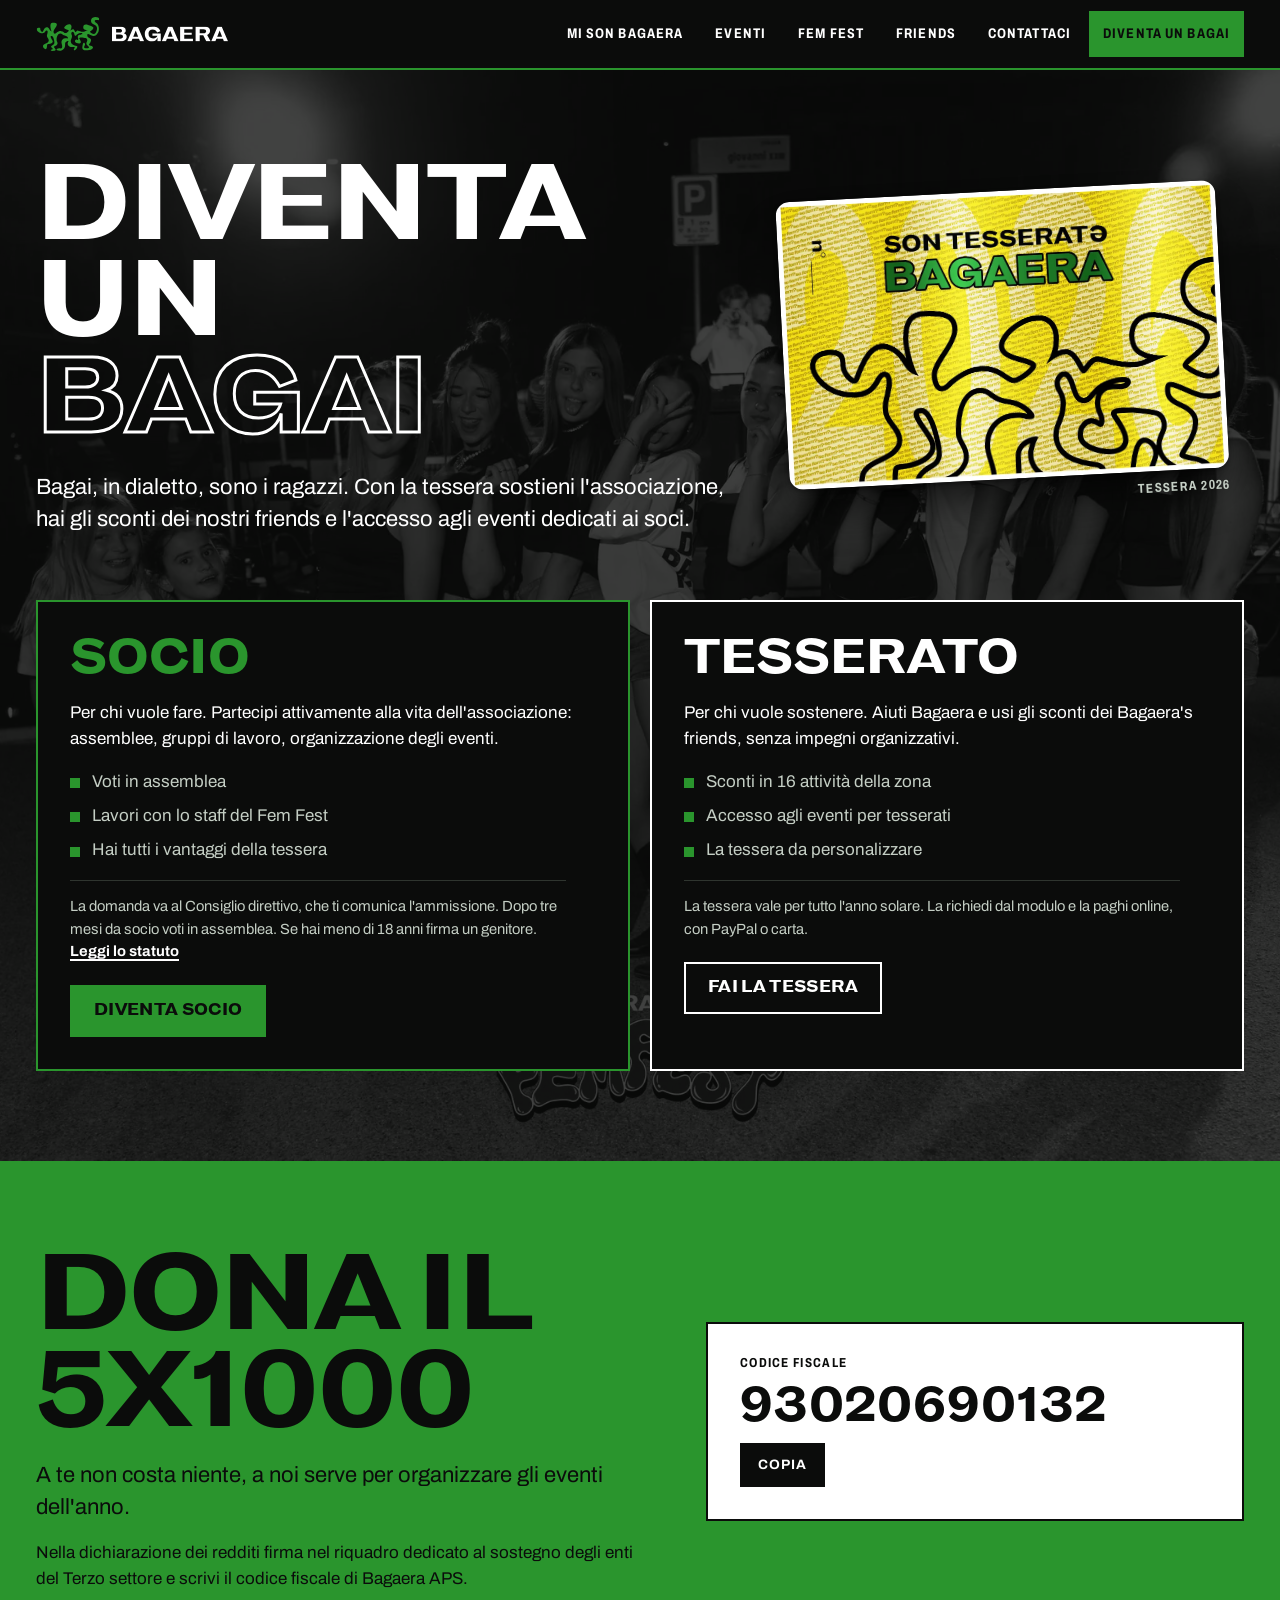
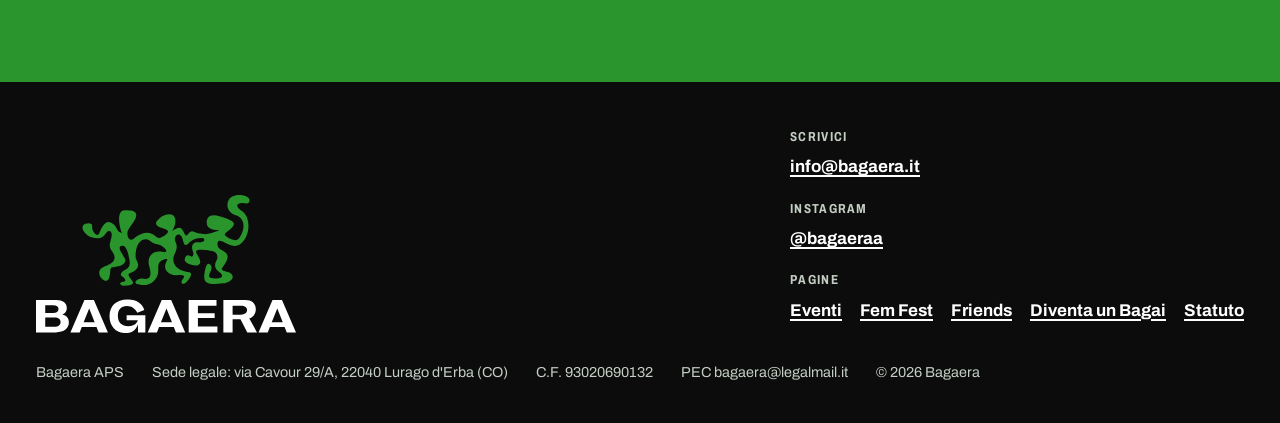
<file: diventa-un-bagai.html>
<!doctype html>
<html lang="it">
<head>
<meta charset="utf-8">
<meta name="viewport" content="width=device-width, initial-scale=1, viewport-fit=cover">
<title>Diventa un Bagai · Bagaera APS</title>
<meta name="description" content="Fai la tessera di Bagaera o diventa socio: sconti dai Bagaera's friends, eventi per i tesserati e la vita dell'associazione.">
<link rel="canonical" href="https://bagaera.it/diventa-un-bagai.html">
<meta name="theme-color" content="#0b0c0b">
<meta property="og:type" content="website">
<meta property="og:locale" content="it_IT">
<meta property="og:site_name" content="Bagaera APS">
<meta property="og:title" content="Diventa un Bagai · Bagaera APS">
<meta property="og:description" content="Fai la tessera di Bagaera o diventa socio: sconti dai Bagaera's friends, eventi per i tesserati e la vita dell'associazione.">
<meta property="og:url" content="https://bagaera.it/diventa-un-bagai.html">
<meta property="og:image" content="https://bagaera.it/assets/img/og.jpg">
<meta property="og:image:width" content="1200">
<meta property="og:image:height" content="630">
<meta name="twitter:card" content="summary_large_image">
<link rel="icon" href="favicon.svg" type="image/svg+xml">
<link rel="apple-touch-icon" href="apple-touch-icon.png">
<link rel="preload" href="assets/font/lapi-bold.woff2" as="font" type="font/woff2" crossorigin>
<link rel="preload" href="assets/font/archivo-latin.woff2" as="font" type="font/woff2" crossorigin>
<link rel="stylesheet" href="assets/sito.css">
</head>
<body>
<svg width="0" height="0" style="position:absolute" aria-hidden="true" focusable="false">
  <defs>
    <symbol id="s-picto" viewBox="269.6 205.0 810.8 440.4"><path d="M457.42,452.1c-20.6,7.13,5.64,36.68,17.82,61.08,12.18,24.39-20.1,38.9-48.45,40.88-28.35,1.98-18.46,5.93-25.05,42.2-7.1,39.07-29.7,21.74-33.68,18.34-.55-.47-1.1-.92-1.66-1.38-19.49-15.99-22.26-44.2,1.06-55.86,23.74-11.87,59.34-21.1,58.02-50.11-1.32-29.01-32.34-36.92-21.44-72.53,10.89-35.6,10.89-54.06-6.25-55.38-6.9-.53-11.88,6.42-17.34,15-7.77,12.2-19.16,20.77-35.37,20.77-18.11,0-43.08-3.22-63.7-26.82-18.79-21.5-15.6-44.93,13.05-45.59,34.68-.8,15.1,17.06,27.35,38.64,6.81,12,20.94,26.93,29.21,9.21,9.23-19.78,27.03-66.59,58.02-51.43,30.99,15.16,21.48,39.42,48.72,49.17,15.24,5.45-2.97,10.25-9.55-50.96-1.55-14.44-4.91-58.21,27.08-58.21s58.01,1.98,55.22,28.35c-2.79,26.37-44.33,60-43.01,85.71,1.32,25.71,13.16,35.22,31.19,23.74,0,0,31.49-31.29,66.66-28.95,35.16,2.34,43.66,31.65,63,24.18,0,0,27.03-10.33,35.52-26.21,11.68-21.85-74.24-19.22-54.52-51.81,19.72-32.59,75.91-51.88,88.03-19.81,12.12,32.06-14.15,67.66-14.16,67.66,0,0,32.39-26.37,45.82-14.51,13.43,11.87,15.8,32.97,23.85,34.28,8.04,1.32,17.01-25.05,32.31-19.78,15.3,5.27,57.25,19.78,85.73,9.23,28.47-10.55,43.39-14.5,43.4-14.51,0,0-51.91-.32-59.35-23.46-6.93-21.56-2.2-63.57,59.35-45.11,61.56,18.46,81.34,28.91,64.19,50.72-17.14,21.81-52.75,32.35-31.65,46.86,0,0,42.17,33.08,61.94,10.24,17-19.63,47.96-94.13-18.43-114.42-46.02-14.06-47.47-68.25-15.82-87.53,31.65-19.28,89.67-4.79,85.71,17.63-3.96,22.43-15.82,11.79-36.92,12.49-21.1.7-38.24,13.89,0,38.94,38.24,25.05,39.38,94.49,17.14,130.55-17.3,28.06-36.92,46.15-69.89,35.6-32.97-10.55-65.93-42.2-65.93-5.27s60.66,27.69,47.47,71.21c-13.19,43.52-51.43,51.43-2.64,61.98s32.97,51.43-19.78,56.7c-52.75,5.27-94.53,7.91-88.8-39.56,5.73-47.47,14.58-66.32,30-50.11,22.44,23.58-34.89,58.8,12.33,65.21,48.18,6.54,53.53-15.17,31.07-29.61-22.48-14.46-26.79-34.28-14.92-55.38,11.87-21.1,2.31-43.17-16.65-46.64-18.96-3.47-96.67-19.29-79.57,9.72,17.1,29.01,25.81,48.79,8.93,56.7-16.88,7.91-59.39-3.96-65.17-19.78-5.78-15.82,10.71-35.6,25.54-23.74,14.84,11.87,18.52-10.21,12.72-22.91-5.8-12.7-8.96-46.98,26.91-43.03,35.86,3.96,32.58-19.88,21.03-21.1-41.35-4.38-65.24,20.65-72.47,29.75-2.3,2.9-5.81,4.68-9.5,4.54-13.94-.54-10.36-25.06-22.11-43.52-13.43-21.1-41.95,3.96-27.05,30.33,10.06,17.8,3.35,40.41-5.69,58.09-13.42,26.24-2.79,58.49,23.45,71.91,11.78,6.02,27.31,11.34,47.76,15.05,26.1,4.74-11.85,52.75-24.5,55.38-12.65,2.64-19-6.59-4.24-25.05,12.38-15.49-3.62-18.91-31.69-15.72-17.07,1.94-34.27-4.1-45.9-16.75-11.85-12.89-15.94-30.38-.19-58.52,4.27-7.63-33.24-1.32-41.16,19.78-7.91,21.1,9.23,54.06-25.05,84.39-34.28,30.33-63.3,15.82-81.09,13.19-17.8-2.64.66-30.33,33.62-25.05,32.97,5.27,39.26-14.58,25.47-64.44-11.6-41.93,19.63-77.62,64.24-66.02,41.34,10.75,9.16-31.48-24.32-37.01-33.67-5.55-34.25-24.77-54.68-24.77-47.16,0-50.08,68.07-50.05,72.2,0,.13,0,.26-.02.39-2.37,27.46,3.64,21.54,10.7,45.21,7.08,23.74-17.53,41.47-36.65,46.75-19.12,5.27-3.96,18.46,10.71,39.56,14.67,21.1-37.74,25.05-50.93,20.44-13.19-4.62-13.19-16.48,5.27-17.99,18.46-1.5,9.89-16.96-5.93-26.19-11.87-6.92-3.36-22.96,16.68-32.33,20.79-9.73,24.56-23.74,18.52-54.85-5.1-26.27-14.29-68.77-38.85-60.27Z"/></symbol>
    <symbol id="s-word" viewBox="44.2 711.6 1261.5 163.4"><path d="M44.23,714.98h98.68c29.98,0,50.8,13.65,50.8,39.16,0,15-7.16,24.84-22.15,30.21,21.26,4.92,32.22,18.12,32.22,38.49,0,29.09-22.38,48.78-64,48.78H44.23v-156.64ZM127.25,777.64c16.33,0,26.18-7.61,26.18-19.69s-9.18-18.35-26.18-18.35h-38.27v38.04h38.27ZM134.41,844.77c18.35,0,29.09-8.06,29.09-23.05s-10.29-22.83-29.09-22.83h-45.43v45.88h45.43ZM393.08,871.62h-44.76l-10.52-26.41h-71.38l-10.52,26.41h-44.76l68.03-156.64h45.87l68.03,156.64ZM328.86,822.84l-26.63-67.36-26.86,67.36h53.48ZM569.62,763.54l-34.01,12.98c-10.07-19.24-25.51-32.89-50.12-32.89-29.09,0-44.08,18.8-44.08,47.89,0,32,18.12,50.13,50.35,50.13,27.53,0,42.07-13.2,46.1-28.64h-53.93v-24.62h90.85v83.24h-35.81v-39.16c-9.4,29.09-29.76,42.52-59.3,42.52-46.77,0-78.77-33.34-78.77-82.12s30.88-81.23,87.94-81.23c47.66,0,73.62,23.27,80.78,51.91ZM768.09,871.62h-44.76l-10.52-26.41h-71.38l-10.52,26.41h-44.76l68.03-156.64h45.87l68.03,156.64ZM703.86,822.84l-26.63-67.36-26.86,67.36h53.48ZM924.49,871.62h-139.41v-156.64h134.94v26.85h-90.18v37.37h81.23v22.38h-81.23v42.07h94.66v27.97ZM1110.65,759.07c0,22.15-13.2,38.71-31.55,45.43l37.37,67.13h-46.99l-33.12-63.77h-38.27v63.77h-44.76v-156.64h106.52c29.98,0,50.79,15.89,50.79,44.08ZM1038.15,785.47c19.92,0,29.99-9.17,29.99-22.38s-9.62-21.26-29.99-21.26h-40.05v43.64h40.05ZM1305.77,871.62h-44.76l-10.52-26.41h-71.38l-10.52,26.41h-44.76l68.03-156.64h45.87l68.03,156.64ZM1241.55,822.84l-26.63-67.36-26.86,67.36h53.48Z"/></symbol>
    <symbol id="s-o1" viewBox="0 0 99.8 129.8"><path d="M49.2,129.6C42.4,128.7 39.7,125.8 39.8,119.3C39.8,114.4 41.4,105.1 42.8,102.5C44.2,99.6 46.3,99.5 48.2,102.3C49.9,104.5 49.8,106.7 48.2,110.9C46.4,115.7 46.2,116.4 46.2,117.4C46.1,120.0 48.0,121.2 53.3,121.7C62.8,122.7 66.4,117.9 59.9,112.8C53.7,107.8 52.5,103.3 55.7,96.0C57.5,91.8 57.6,88.9 56.1,86.0C54.9,83.5 53.4,82.5 50.0,81.7C41.1,79.8 33.1,79.3 30.7,80.5C29.3,81.1 28.7,82.1 28.9,83.2C29.0,83.6 30.0,85.7 31.0,87.8C34.8,95.5 35.3,99.0 33.0,101.1C31.6,102.3 30.5,102.6 27.6,102.6C22.2,102.5 16.0,99.8 14.5,96.7C13.1,93.9 14.1,89.9 16.7,88.3C18.1,87.5 19.2,87.6 20.9,88.8C21.8,89.3 22.7,89.8 23.1,89.8C25.1,89.7 25.9,86.1 24.6,82.3C23.0,77.3 23.4,72.9 25.7,70.7C27.1,69.3 27.5,69.1 31.8,69.1C36.2,69.1 37.4,68.8 38.7,67.7C40.4,66.1 39.9,63.5 37.7,62.8C36.3,62.4 32.5,62.6 30.0,63.2C25.9,64.3 21.6,67.1 18.7,70.6C17.2,72.5 16.5,73.0 15.3,73.0C13.7,73.0 12.8,71.6 11.8,67.7C9.8,59.3 8.2,57.1 2.7,54.8C0.7,53.9 0.0,53.2 0.0,52.0C-0.0,50.1 3.1,48.2 6.4,48.0L8.3,47.9L9.6,49.3C10.9,50.6 11.3,51.3 13.9,56.9C15.2,59.7 16.2,59.6 18.9,56.4C20.8,53.9 22.1,53.0 23.4,53.0C23.8,53.0 25.7,53.6 27.7,54.3C32.9,56.0 36.2,56.7 40.1,56.9C44.0,57.1 45.3,56.9 48.9,55.5C50.4,54.9 53.4,53.8 55.5,53.0L59.3,51.6L56.5,51.3C50.1,50.6 45.5,48.5 44.0,45.5C43.1,43.7 42.7,39.4 43.3,36.7C43.7,34.7 44.9,32.6 46.3,31.5C49.7,28.8 54.4,29.0 63.4,32.1C81.7,38.6 83.1,41.9 71.7,51.9C65.8,57.0 65.6,58.0 70.2,61.4C75.1,65.0 79.6,66.4 82.8,65.4C87.5,63.8 92.6,50.2 91.5,42.3C90.6,35.7 87.3,31.6 80.9,29.1C74.0,26.5 70.5,21.6 70.5,14.8C70.5,11.8 70.8,10.1 71.9,7.8C73.5,4.5 76.3,2.1 80.1,0.8C82.9,-0.1 89.0,-0.2 92.1,0.7C95.4,1.6 97.7,3.1 98.9,4.8C100.3,6.9 99.6,10.9 97.7,11.9C97.0,12.3 96.6,12.3 94.8,12.1C87.5,11.3 83.9,12.4 83.6,15.3C83.3,17.5 84.9,19.7 88.6,22.6C95.4,27.9 98.1,34.4 98.1,45.2C98.1,54.2 96.6,59.5 92.0,66.3C88.7,71.3 85.1,73.9 81.0,74.2C77.3,74.4 74.7,73.6 67.9,69.9C62.0,66.7 60.4,66.2 59.0,66.9C57.7,67.5 57.4,68.5 57.4,71.5C57.4,73.9 57.4,74.3 58.1,75.5C59.0,77.4 61.0,79.2 64.2,81.2C67.2,83.1 68.8,84.4 69.6,85.9C71.8,89.6 70.4,95.3 65.5,103.0C63.3,106.5 63.0,107.1 63.0,108.1C63.0,109.6 64.1,110.3 68.7,111.6C75.0,113.4 77.3,115.5 77.4,119.1C77.4,123.0 73.1,127.0 67.2,128.3C63.7,129.2 52.2,130.0 49.2,129.6Z"/></symbol>
    <symbol id="s-o2" viewBox="0 0 127.5 126.2"><path d="M62.2,126.0C59.3,125.6 57.5,124.5 57.1,122.7C56.8,121.3 58.3,120.0 60.7,119.5C64.1,118.9 64.8,118.4 64.8,116.8C64.8,115.1 63.4,113.2 60.4,110.8C57.8,108.8 57.5,107.5 58.8,104.8C59.6,103.1 61.8,101.0 64.6,99.4C72.1,95.0 73.0,90.9 69.9,75.7C67.2,62.7 63.2,57.3 58.2,59.8C55.0,61.4 55.6,64.4 61.0,74.3C64.6,81.1 65.1,82.3 64.9,84.5C64.7,87.7 62.7,90.1 58.6,92.1C55.7,93.5 53.5,94.1 49.3,94.6C42.7,95.4 42.5,95.6 42.0,102.6C41.7,106.9 40.9,111.2 40.3,113.2C38.3,118.8 34.2,119.3 29.5,114.4C25.3,109.9 24.2,104.2 26.6,99.7C27.7,97.5 29.1,96.5 34.8,93.6C45.0,88.5 47.7,85.8 48.5,80.4C49.0,77.1 48.0,73.9 44.8,68.6C40.7,61.8 40.5,59.7 42.5,51.4C44.0,45.1 44.3,42.6 44.2,40.0C44.0,36.8 42.8,35.0 40.6,34.6C38.7,34.2 37.2,35.4 35.0,39.0C31.2,45.2 28.2,47.0 21.7,46.7C13.5,46.3 7.0,42.7 2.6,36.2C-0.4,31.7 -0.9,27.0 1.4,24.2C2.9,22.5 6.7,21.5 10.2,22.0C13.8,22.5 14.4,23.3 14.7,28.2C15.0,32.2 15.5,34.2 17.0,36.5C19.7,40.8 22.3,42.1 24.1,40.2C24.6,39.7 25.4,38.1 26.1,36.3C29.1,29.1 31.3,25.2 34.0,22.5C37.1,19.4 39.8,18.8 43.4,20.6C46.7,22.2 48.9,24.7 51.3,29.4C54.0,34.5 55.4,36.1 58.9,37.6L60.3,38.2L59.9,37.7C58.6,35.6 57.1,30.2 56.2,24.1C55.5,19.2 55.4,10.3 56.1,7.7C56.9,4.3 58.6,1.8 60.7,0.7C61.8,0.1 62.0,0.1 66.9,0.1C73.9,0.1 77.0,0.9 79.3,2.9C80.8,4.3 81.3,5.5 81.4,7.9C81.7,12.0 80.5,14.8 74.4,24.3C68.6,33.5 67.5,36.7 68.3,41.8C69.5,49.7 73.6,51.2 79.3,45.9C83.0,42.5 87.9,39.5 92.0,38.2C93.6,37.7 94.4,37.6 97.5,37.6C102.8,37.6 104.9,38.5 110.4,42.9C113.8,45.6 114.9,46.1 116.9,46.0C122.5,45.7 125.3,46.9 126.9,50.4C128.9,54.7 125.4,56.8 116.4,56.8C110.9,56.7 107.7,55.5 103.1,51.6C100.2,49.1 99.0,48.5 97.0,48.3C87.4,47.4 80.8,58.5 80.7,75.5L80.6,79.9L81.4,81.8C84.2,88.4 84.7,90.3 84.3,93.1C83.5,97.9 79.4,102.3 73.4,104.6C70.9,105.6 70.5,105.9 70.0,106.7C69.3,108.0 70.1,109.7 73.8,115.3C76.7,119.6 77.1,120.5 76.4,122.1C75.3,124.8 68.2,126.7 62.2,126.0Z"/></symbol>
    <symbol id="s-o3" viewBox="0 0 122.2 129.8"><path d="M17.0,129.4C12.9,128.7 8.0,127.3 7.3,126.7C5.8,125.3 7.2,121.9 10.2,120.0C13.2,118.1 16.2,117.6 20.8,118.1C26.2,118.8 28.8,117.8 30.4,114.6C32.0,111.6 31.9,105.8 30.1,97.9C28.4,89.9 28.4,90.4 28.6,86.5C28.7,82.4 29.1,80.8 30.5,77.9C34.3,69.9 41.6,66.7 50.9,68.9C55.8,70.0 57.8,69.6 57.8,67.5C57.7,63.0 49.9,56.6 42.2,54.9C38.8,54.1 35.7,52.7 33.1,50.6C27.2,46.1 22.8,46.0 16.3,49.9C2.9,58.1 -2.7,58.0 1.2,49.6C3.2,45.5 6.3,42.0 10.8,39.0C20.7,32.5 29.7,32.2 37.5,38.3C42.9,42.4 43.4,42.8 44.7,43.2C46.3,43.6 47.1,43.5 49.5,42.4C55.8,39.3 61.1,34.0 60.6,31.2C60.3,29.4 58.6,28.2 51.8,25.6C41.9,21.7 39.5,19.3 41.2,14.8C43.9,7.7 54.1,0.5 61.9,0.1C69.3,-0.3 72.9,3.9 72.8,13.1C72.8,18.4 71.7,22.7 69.0,28.2C68.0,30.0 67.7,30.9 68.0,30.7C73.2,27.0 75.8,25.6 78.3,25.2C82.1,24.5 83.9,26.2 87.4,33.9C90.1,39.9 91.0,40.3 93.8,36.8C98.6,30.8 99.1,30.6 106.1,33.1C108.3,33.8 111.9,34.9 114.1,35.3C120.1,36.7 122.2,37.9 122.2,39.8C122.3,41.0 121.4,42.0 119.8,42.8C118.8,43.3 118.1,43.4 114.6,43.5C109.9,43.7 107.7,44.2 104.3,45.9C100.3,47.8 97.1,50.3 94.2,54.0C92.1,56.5 90.5,57.1 88.7,55.9C87.5,55.1 86.9,53.6 85.9,49.5C84.4,43.4 83.3,40.7 81.7,38.9C78.5,35.2 73.2,38.1 72.2,44.2C71.8,46.3 72.2,48.6 73.5,51.6C74.8,54.7 75.1,55.9 75.1,59.2C75.1,63.6 74.0,67.8 71.6,73.2C70.1,76.7 69.7,78.7 69.7,82.5C69.7,86.4 70.2,88.6 71.6,91.7C74.9,98.7 80.6,102.3 92.7,105.4C97.6,106.6 98.3,107.0 98.8,108.8C99.6,112.0 96.1,119.3 91.3,124.3C88.6,127.0 86.3,127.9 84.5,126.8C82.3,125.5 82.8,122.1 86.0,117.5C87.4,115.4 87.7,114.3 87.1,113.2C86.1,111.5 83.1,111.1 74.7,111.6C71.6,111.8 70.8,111.8 69.2,111.4C63.2,110.1 57.8,105.1 56.4,99.6C55.4,95.6 56.1,90.8 58.6,85.0C59.7,82.4 59.7,82.3 57.7,82.3C54.9,82.2 50.5,84.3 48.0,86.8C45.2,89.6 44.5,92.1 44.5,100.1C44.5,107.8 44.0,111.2 42.1,115.1C40.9,117.8 39.4,119.9 36.9,122.4C30.9,128.4 24.3,130.7 17.0,129.4Z"/></symbol>
  </defs>
</svg>
<header class="top" id="top">
  <div class="wrap">
    <a class="brand" href="index.html" aria-label="Bagaera, vai alla home">
      <svg class="picto" viewBox="0 0 810.8 440.4" aria-hidden="true"><use href="#s-picto"/></svg>
      <svg class="word" viewBox="0 0 1261.5 163.4" aria-hidden="true"><use href="#s-word"/></svg>
    </a>
    <button class="menu-btn" id="menu-btn" aria-expanded="false" aria-controls="nav">Menu</button>
    <nav class="nav" id="nav" aria-label="Pagine">
      <a href="chi-siamo.html">Mi son Bagaera</a>
      <a href="eventi.html">Eventi</a>
      <a href="fem-fest.html">Fem Fest</a>
      <a href="friends.html">Friends</a>
      <a href="contatti.html">Contattaci</a>
      <a href="diventa-un-bagai.html" class="cta" aria-current="page">Diventa un Bagai</a>
    </nav>
  </div>
</header>

<main id="inizio">
  <section class="band band--nero bagai" id="bagai" aria-labelledby="bagai-title">
    <img class="bagai__bg" src="assets/img/ff/pugno26/05.webp" alt="" width="2000" height="1333" loading="lazy">
    <div class="wrap">
      <div class="bagai__head">
        <div style="display:grid;gap:22px;min-width:0">
          <h1 id="bagai-title">Diventa un <span class="outline outline--bianco">Bagai</span></h1>
          <p class="lede">Bagai, in dialetto, sono i ragazzi. Con la tessera sostieni l'associazione, hai gli sconti dei nostri friends e l'accesso agli eventi dedicati ai soci.</p>
        </div>
        <figure class="card-tessera">
          <img src="assets/img/tessera-2026.webp" alt="La tessera Bagaera 2026, gialla, con la scritta Son tesserat* Bagaera e i tre omini" width="1028" height="673" loading="lazy">
          <figcaption class="label">Tessera 2026</figcaption>
        </figure>
      </div>
      <div class="paths">
        <article class="path primary">
          <h2 class="h3">Socio</h2>
          <p>Per chi vuole fare. Partecipi attivamente alla vita dell'associazione: assemblee, gruppi di lavoro, organizzazione degli eventi.</p>
          <ul>
            <li>Voti in assemblea</li>
            <li>Lavori con lo staff del Fem Fest</li>
            <li>Hai tutti i vantaggi della tessera</li>
          </ul>
          <p class="path__note">La domanda va al Consiglio direttivo, che ti comunica l'ammissione. Dopo tre mesi da socio voti in assemblea. Se hai meno di 18 anni firma un genitore. <a href="statuto.html">Leggi lo statuto</a></p>
          <a class="btn btn--verde" href="https://docs.google.com/forms/d/e/1FAIpQLSeT1lwyhnvIIv9cg5wwZJrvs0Edy-2uzQDhNCvMaUTPCkGuJA/viewform" target="_blank" rel="noopener">Diventa socio</a>
        </article>
        <article class="path">
          <h2 class="h3">Tesserato</h2>
          <p>Per chi vuole sostenere. Aiuti Bagaera e usi gli sconti dei Bagaera's friends, senza impegni organizzativi.</p>
          <ul>
            <li>Sconti in 16 attività della zona</li>
            <li>Accesso agli eventi per tesserati</li>
            <li>La tessera da personalizzare</li>
          </ul>
          <p class="path__note">La tessera vale per tutto l'anno solare. La richiedi dal modulo e la paghi online, con PayPal o carta.</p>
          <a class="btn" href="https://docs.google.com/forms/d/e/1FAIpQLScS8Rf2DBFCJoIwvibu6N8ULCn93MC52WTbl-BUgj7Wo-ndAA/viewform" target="_blank" rel="noopener">Fai la tessera</a>
        </article>
      </div>
    </div>
  </section>
  <section class="band band--verde" id="5x1000" aria-labelledby="cinque-title">
    <div class="wrap cinque">
      <div class="cinque__copy">
        <h2 id="cinque-title">Dona il 5x1000</h2>
        <p class="lede">A te non costa niente, a noi serve per organizzare gli eventi dell'anno.</p>
        <p>Nella dichiarazione dei redditi firma nel riquadro dedicato al sostegno degli enti del Terzo settore e scrivi il codice fiscale di Bagaera APS.</p>
      </div>
      <div class="cinque__cf">
        <span class="label">Codice fiscale</span>
        <span class="cinque__num">93020690132</span>
        <button class="copy-btn" type="button" data-copy="93020690132">Copia</button>
      </div>
    </div>
  </section>
</main>

<footer class="foot">
  <div class="wrap">
    <div class="foot__top">
      <svg class="foot__logo" viewBox="44.2 205.0 1261.5 670.0" role="img" aria-label="Bagaera"><path class="p" d="M457.42,452.1c-20.6,7.13,5.64,36.68,17.82,61.08,12.18,24.39-20.1,38.9-48.45,40.88-28.35,1.98-18.46,5.93-25.05,42.2-7.1,39.07-29.7,21.74-33.68,18.34-.55-.47-1.1-.92-1.66-1.38-19.49-15.99-22.26-44.2,1.06-55.86,23.74-11.87,59.34-21.1,58.02-50.11-1.32-29.01-32.34-36.92-21.44-72.53,10.89-35.6,10.89-54.06-6.25-55.38-6.9-.53-11.88,6.42-17.34,15-7.77,12.2-19.16,20.77-35.37,20.77-18.11,0-43.08-3.22-63.7-26.82-18.79-21.5-15.6-44.93,13.05-45.59,34.68-.8,15.1,17.06,27.35,38.64,6.81,12,20.94,26.93,29.21,9.21,9.23-19.78,27.03-66.59,58.02-51.43,30.99,15.16,21.48,39.42,48.72,49.17,15.24,5.45-2.97,10.25-9.55-50.96-1.55-14.44-4.91-58.21,27.08-58.21s58.01,1.98,55.22,28.35c-2.79,26.37-44.33,60-43.01,85.71,1.32,25.71,13.16,35.22,31.19,23.74,0,0,31.49-31.29,66.66-28.95,35.16,2.34,43.66,31.65,63,24.18,0,0,27.03-10.33,35.52-26.21,11.68-21.85-74.24-19.22-54.52-51.81,19.72-32.59,75.91-51.88,88.03-19.81,12.12,32.06-14.15,67.66-14.16,67.66,0,0,32.39-26.37,45.82-14.51,13.43,11.87,15.8,32.97,23.85,34.28,8.04,1.32,17.01-25.05,32.31-19.78,15.3,5.27,57.25,19.78,85.73,9.23,28.47-10.55,43.39-14.5,43.4-14.51,0,0-51.91-.32-59.35-23.46-6.93-21.56-2.2-63.57,59.35-45.11,61.56,18.46,81.34,28.91,64.19,50.72-17.14,21.81-52.75,32.35-31.65,46.86,0,0,42.17,33.08,61.94,10.24,17-19.63,47.96-94.13-18.43-114.42-46.02-14.06-47.47-68.25-15.82-87.53,31.65-19.28,89.67-4.79,85.71,17.63-3.96,22.43-15.82,11.79-36.92,12.49-21.1.7-38.24,13.89,0,38.94,38.24,25.05,39.38,94.49,17.14,130.55-17.3,28.06-36.92,46.15-69.89,35.6-32.97-10.55-65.93-42.2-65.93-5.27s60.66,27.69,47.47,71.21c-13.19,43.52-51.43,51.43-2.64,61.98s32.97,51.43-19.78,56.7c-52.75,5.27-94.53,7.91-88.8-39.56,5.73-47.47,14.58-66.32,30-50.11,22.44,23.58-34.89,58.8,12.33,65.21,48.18,6.54,53.53-15.17,31.07-29.61-22.48-14.46-26.79-34.28-14.92-55.38,11.87-21.1,2.31-43.17-16.65-46.64-18.96-3.47-96.67-19.29-79.57,9.72,17.1,29.01,25.81,48.79,8.93,56.7-16.88,7.91-59.39-3.96-65.17-19.78-5.78-15.82,10.71-35.6,25.54-23.74,14.84,11.87,18.52-10.21,12.72-22.91-5.8-12.7-8.96-46.98,26.91-43.03,35.86,3.96,32.58-19.88,21.03-21.1-41.35-4.38-65.24,20.65-72.47,29.75-2.3,2.9-5.81,4.68-9.5,4.54-13.94-.54-10.36-25.06-22.11-43.52-13.43-21.1-41.95,3.96-27.05,30.33,10.06,17.8,3.35,40.41-5.69,58.09-13.42,26.24-2.79,58.49,23.45,71.91,11.78,6.02,27.31,11.34,47.76,15.05,26.1,4.74-11.85,52.75-24.5,55.38-12.65,2.64-19-6.59-4.24-25.05,12.38-15.49-3.62-18.91-31.69-15.72-17.07,1.94-34.27-4.1-45.9-16.75-11.85-12.89-15.94-30.38-.19-58.52,4.27-7.63-33.24-1.32-41.16,19.78-7.91,21.1,9.23,54.06-25.05,84.39-34.28,30.33-63.3,15.82-81.09,13.19-17.8-2.64.66-30.33,33.62-25.05,32.97,5.27,39.26-14.58,25.47-64.44-11.6-41.93,19.63-77.62,64.24-66.02,41.34,10.75,9.16-31.48-24.32-37.01-33.67-5.55-34.25-24.77-54.68-24.77-47.16,0-50.08,68.07-50.05,72.2,0,.13,0,.26-.02.39-2.37,27.46,3.64,21.54,10.7,45.21,7.08,23.74-17.53,41.47-36.65,46.75-19.12,5.27-3.96,18.46,10.71,39.56,14.67,21.1-37.74,25.05-50.93,20.44-13.19-4.62-13.19-16.48,5.27-17.99,18.46-1.5,9.89-16.96-5.93-26.19-11.87-6.92-3.36-22.96,16.68-32.33,20.79-9.73,24.56-23.74,18.52-54.85-5.1-26.27-14.29-68.77-38.85-60.27Z"/><path class="w" d="M44.23,714.98h98.68c29.98,0,50.8,13.65,50.8,39.16,0,15-7.16,24.84-22.15,30.21,21.26,4.92,32.22,18.12,32.22,38.49,0,29.09-22.38,48.78-64,48.78H44.23v-156.64ZM127.25,777.64c16.33,0,26.18-7.61,26.18-19.69s-9.18-18.35-26.18-18.35h-38.27v38.04h38.27ZM134.41,844.77c18.35,0,29.09-8.06,29.09-23.05s-10.29-22.83-29.09-22.83h-45.43v45.88h45.43ZM393.08,871.62h-44.76l-10.52-26.41h-71.38l-10.52,26.41h-44.76l68.03-156.64h45.87l68.03,156.64ZM328.86,822.84l-26.63-67.36-26.86,67.36h53.48ZM569.62,763.54l-34.01,12.98c-10.07-19.24-25.51-32.89-50.12-32.89-29.09,0-44.08,18.8-44.08,47.89,0,32,18.12,50.13,50.35,50.13,27.53,0,42.07-13.2,46.1-28.64h-53.93v-24.62h90.85v83.24h-35.81v-39.16c-9.4,29.09-29.76,42.52-59.3,42.52-46.77,0-78.77-33.34-78.77-82.12s30.88-81.23,87.94-81.23c47.66,0,73.62,23.27,80.78,51.91ZM768.09,871.62h-44.76l-10.52-26.41h-71.38l-10.52,26.41h-44.76l68.03-156.64h45.87l68.03,156.64ZM703.86,822.84l-26.63-67.36-26.86,67.36h53.48ZM924.49,871.62h-139.41v-156.64h134.94v26.85h-90.18v37.37h81.23v22.38h-81.23v42.07h94.66v27.97ZM1110.65,759.07c0,22.15-13.2,38.71-31.55,45.43l37.37,67.13h-46.99l-33.12-63.77h-38.27v63.77h-44.76v-156.64h106.52c29.98,0,50.79,15.89,50.79,44.08ZM1038.15,785.47c19.92,0,29.99-9.17,29.99-22.38s-9.62-21.26-29.99-21.26h-40.05v43.64h40.05ZM1305.77,871.62h-44.76l-10.52-26.41h-71.38l-10.52,26.41h-44.76l68.03-156.64h45.87l68.03,156.64ZM1241.55,822.84l-26.63-67.36-26.86,67.36h53.48Z"/></svg>
      <ul class="foot__links">
        <li><span class="label">Scrivici</span><a href="mailto:info@bagaera.it">info@bagaera.it</a></li>
        <li><span class="label">Instagram</span><a href="https://www.instagram.com/bagaeraa/" target="_blank" rel="noopener">@bagaeraa</a></li>
        <li><span class="label">Pagine</span><span class="foot__nav"><a href="eventi.html">Eventi</a><a href="fem-fest.html">Fem Fest</a><a href="friends.html">Friends</a><a href="diventa-un-bagai.html">Diventa un Bagai</a><a href="statuto.html">Statuto</a></span></li>
      </ul>
    </div>
    <div class="foot__meta">
      <span>Bagaera APS</span>
      <span>Sede legale: via Cavour 29/A, 22040 Lurago d'Erba (CO)</span>
      <span>C.F. 93020690132</span>
      <span>PEC bagaera@legalmail.it</span>
      <span>© <span id="anno">2026</span> Bagaera</span>
    </div>
  </div>
</footer>

<script src="assets/dati.js" defer></script>
<script src="assets/sito.js" defer></script>
</body>
</html>
</file>
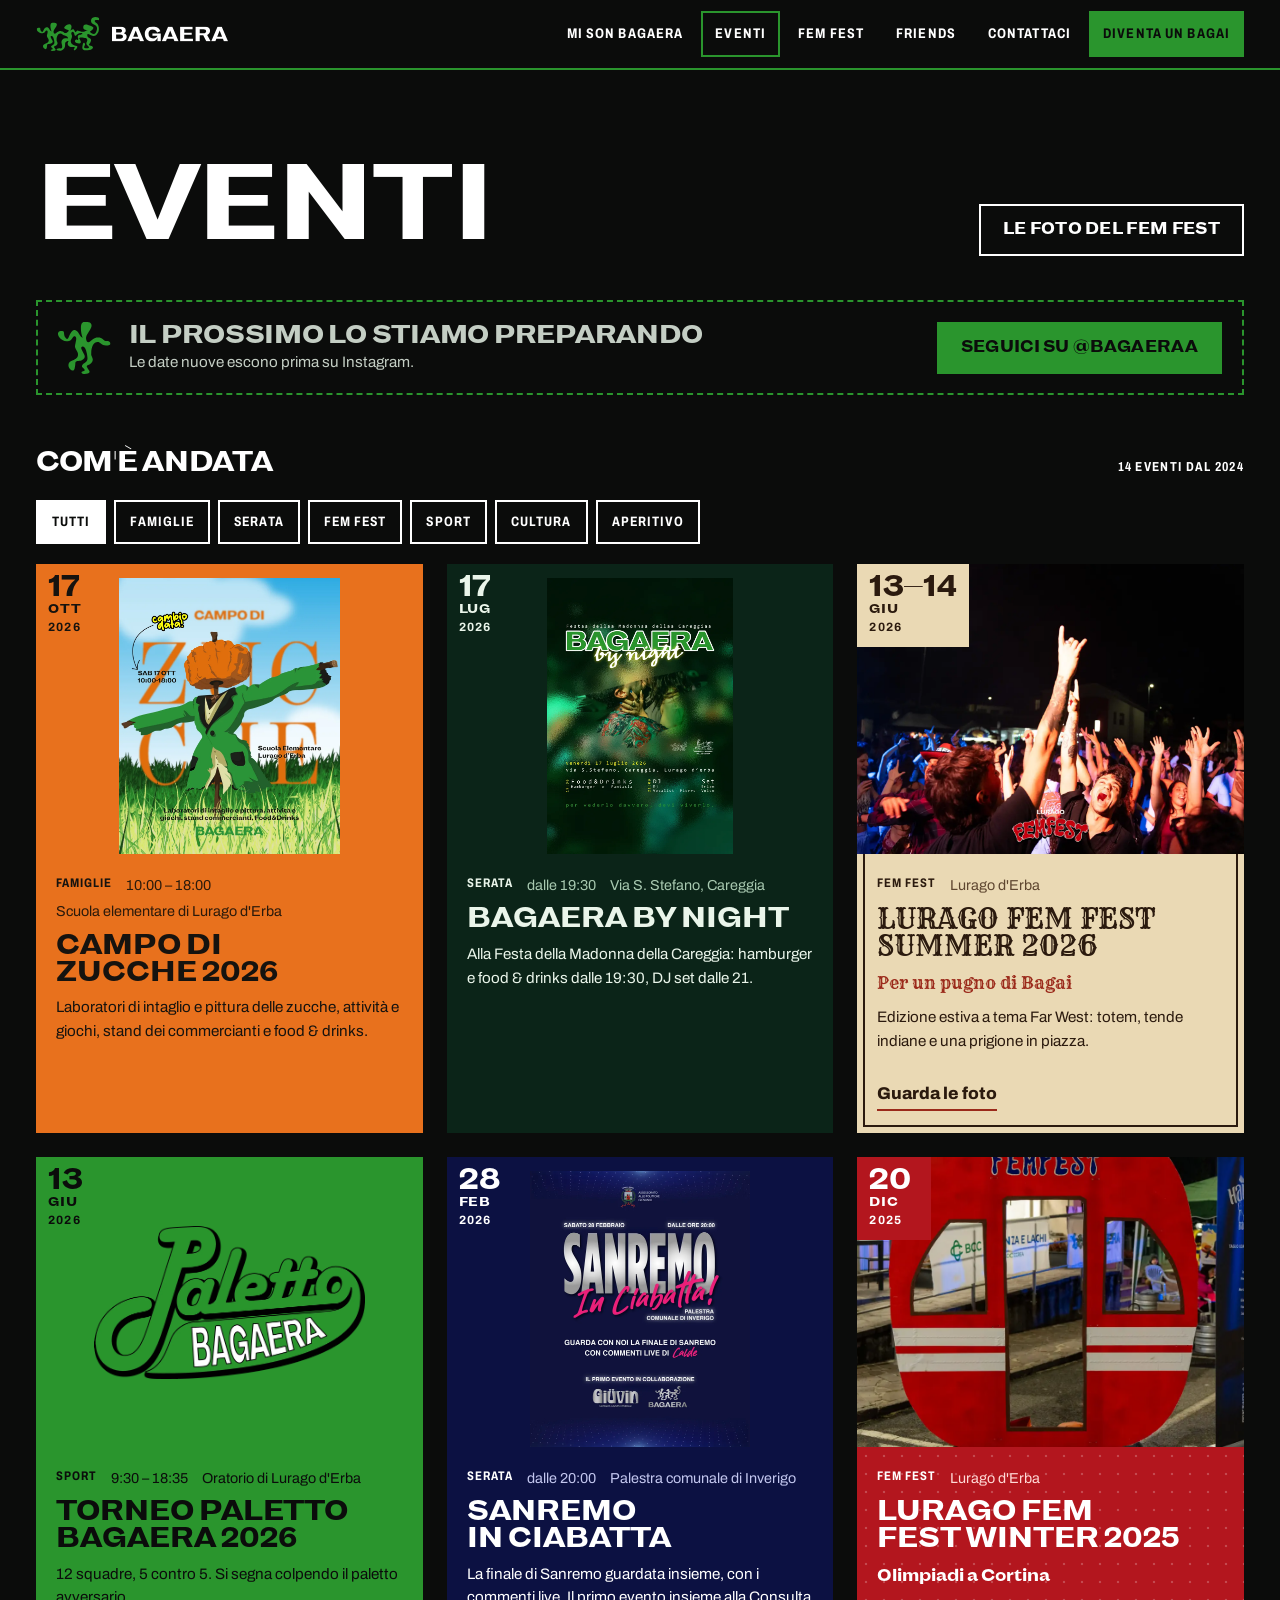
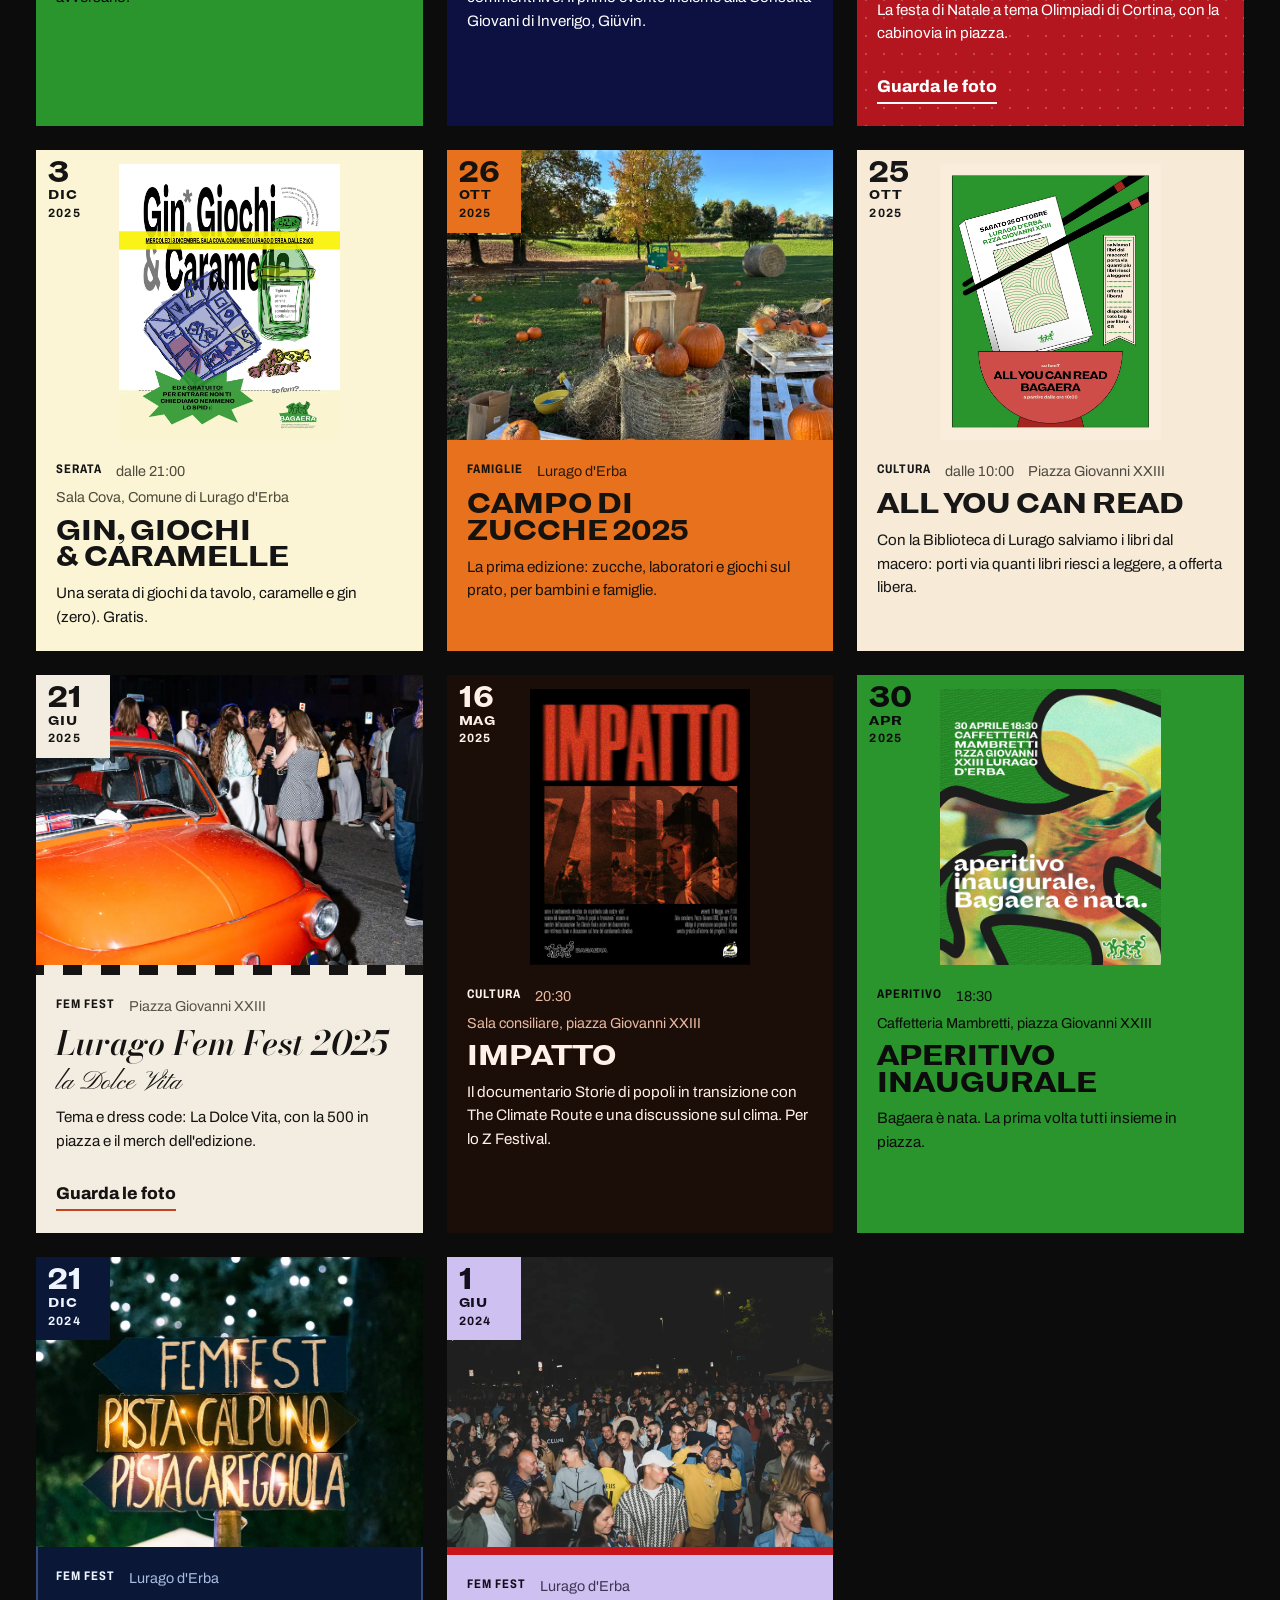
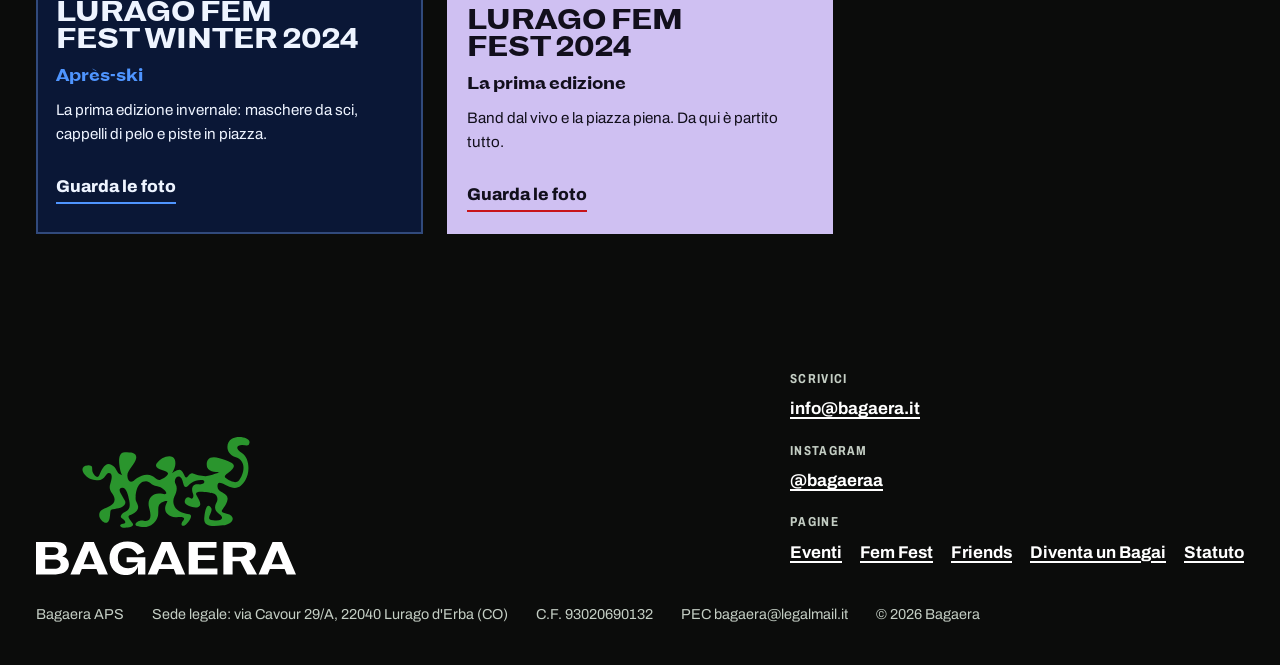
<file: eventi.html>
<!doctype html>
<html lang="it">
<head>
<meta charset="utf-8">
<meta name="viewport" content="width=device-width, initial-scale=1, viewport-fit=cover">
<title>Eventi · Bagaera APS</title>
<meta name="description" content="Gli eventi di Bagaera a Lurago d'Erba: Fem Fest, Torneo Paletto, serate, cultura. Prossimi appuntamenti e archivio.">
<link rel="canonical" href="https://bagaera.it/eventi.html">
<meta name="theme-color" content="#0b0c0b">
<meta property="og:type" content="website">
<meta property="og:locale" content="it_IT">
<meta property="og:site_name" content="Bagaera APS">
<meta property="og:title" content="Eventi · Bagaera APS">
<meta property="og:description" content="Gli eventi di Bagaera a Lurago d'Erba: Fem Fest, Torneo Paletto, serate, cultura. Prossimi appuntamenti e archivio.">
<meta property="og:url" content="https://bagaera.it/eventi.html">
<meta property="og:image" content="https://bagaera.it/assets/img/og.jpg">
<meta property="og:image:width" content="1200">
<meta property="og:image:height" content="630">
<meta name="twitter:card" content="summary_large_image">
<link rel="icon" href="favicon.svg" type="image/svg+xml">
<link rel="apple-touch-icon" href="apple-touch-icon.png">
<link rel="preload" href="assets/font/lapi-bold.woff2" as="font" type="font/woff2" crossorigin>
<link rel="preload" href="assets/font/archivo-latin.woff2" as="font" type="font/woff2" crossorigin>
<link rel="preload" href="assets/font/rye.woff2" as="font" type="font/woff2" crossorigin>
<link rel="stylesheet" href="assets/sito.css">
</head>
<body>
<svg width="0" height="0" style="position:absolute" aria-hidden="true" focusable="false">
  <defs>
    <symbol id="s-picto" viewBox="269.6 205.0 810.8 440.4"><path d="M457.42,452.1c-20.6,7.13,5.64,36.68,17.82,61.08,12.18,24.39-20.1,38.9-48.45,40.88-28.35,1.98-18.46,5.93-25.05,42.2-7.1,39.07-29.7,21.74-33.68,18.34-.55-.47-1.1-.92-1.66-1.38-19.49-15.99-22.26-44.2,1.06-55.86,23.74-11.87,59.34-21.1,58.02-50.11-1.32-29.01-32.34-36.92-21.44-72.53,10.89-35.6,10.89-54.06-6.25-55.38-6.9-.53-11.88,6.42-17.34,15-7.77,12.2-19.16,20.77-35.37,20.77-18.11,0-43.08-3.22-63.7-26.82-18.79-21.5-15.6-44.93,13.05-45.59,34.68-.8,15.1,17.06,27.35,38.64,6.81,12,20.94,26.93,29.21,9.21,9.23-19.78,27.03-66.59,58.02-51.43,30.99,15.16,21.48,39.42,48.72,49.17,15.24,5.45-2.97,10.25-9.55-50.96-1.55-14.44-4.91-58.21,27.08-58.21s58.01,1.98,55.22,28.35c-2.79,26.37-44.33,60-43.01,85.71,1.32,25.71,13.16,35.22,31.19,23.74,0,0,31.49-31.29,66.66-28.95,35.16,2.34,43.66,31.65,63,24.18,0,0,27.03-10.33,35.52-26.21,11.68-21.85-74.24-19.22-54.52-51.81,19.72-32.59,75.91-51.88,88.03-19.81,12.12,32.06-14.15,67.66-14.16,67.66,0,0,32.39-26.37,45.82-14.51,13.43,11.87,15.8,32.97,23.85,34.28,8.04,1.32,17.01-25.05,32.31-19.78,15.3,5.27,57.25,19.78,85.73,9.23,28.47-10.55,43.39-14.5,43.4-14.51,0,0-51.91-.32-59.35-23.46-6.93-21.56-2.2-63.57,59.35-45.11,61.56,18.46,81.34,28.91,64.19,50.72-17.14,21.81-52.75,32.35-31.65,46.86,0,0,42.17,33.08,61.94,10.24,17-19.63,47.96-94.13-18.43-114.42-46.02-14.06-47.47-68.25-15.82-87.53,31.65-19.28,89.67-4.79,85.71,17.63-3.96,22.43-15.82,11.79-36.92,12.49-21.1.7-38.24,13.89,0,38.94,38.24,25.05,39.38,94.49,17.14,130.55-17.3,28.06-36.92,46.15-69.89,35.6-32.97-10.55-65.93-42.2-65.93-5.27s60.66,27.69,47.47,71.21c-13.19,43.52-51.43,51.43-2.64,61.98s32.97,51.43-19.78,56.7c-52.75,5.27-94.53,7.91-88.8-39.56,5.73-47.47,14.58-66.32,30-50.11,22.44,23.58-34.89,58.8,12.33,65.21,48.18,6.54,53.53-15.17,31.07-29.61-22.48-14.46-26.79-34.28-14.92-55.38,11.87-21.1,2.31-43.17-16.65-46.64-18.96-3.47-96.67-19.29-79.57,9.72,17.1,29.01,25.81,48.79,8.93,56.7-16.88,7.91-59.39-3.96-65.17-19.78-5.78-15.82,10.71-35.6,25.54-23.74,14.84,11.87,18.52-10.21,12.72-22.91-5.8-12.7-8.96-46.98,26.91-43.03,35.86,3.96,32.58-19.88,21.03-21.1-41.35-4.38-65.24,20.65-72.47,29.75-2.3,2.9-5.81,4.68-9.5,4.54-13.94-.54-10.36-25.06-22.11-43.52-13.43-21.1-41.95,3.96-27.05,30.33,10.06,17.8,3.35,40.41-5.69,58.09-13.42,26.24-2.79,58.49,23.45,71.91,11.78,6.02,27.31,11.34,47.76,15.05,26.1,4.74-11.85,52.75-24.5,55.38-12.65,2.64-19-6.59-4.24-25.05,12.38-15.49-3.62-18.91-31.69-15.72-17.07,1.94-34.27-4.1-45.9-16.75-11.85-12.89-15.94-30.38-.19-58.52,4.27-7.63-33.24-1.32-41.16,19.78-7.91,21.1,9.23,54.06-25.05,84.39-34.28,30.33-63.3,15.82-81.09,13.19-17.8-2.64.66-30.33,33.62-25.05,32.97,5.27,39.26-14.58,25.47-64.44-11.6-41.93,19.63-77.62,64.24-66.02,41.34,10.75,9.16-31.48-24.32-37.01-33.67-5.55-34.25-24.77-54.68-24.77-47.16,0-50.08,68.07-50.05,72.2,0,.13,0,.26-.02.39-2.37,27.46,3.64,21.54,10.7,45.21,7.08,23.74-17.53,41.47-36.65,46.75-19.12,5.27-3.96,18.46,10.71,39.56,14.67,21.1-37.74,25.05-50.93,20.44-13.19-4.62-13.19-16.48,5.27-17.99,18.46-1.5,9.89-16.96-5.93-26.19-11.87-6.92-3.36-22.96,16.68-32.33,20.79-9.73,24.56-23.74,18.52-54.85-5.1-26.27-14.29-68.77-38.85-60.27Z"/></symbol>
    <symbol id="s-word" viewBox="44.2 711.6 1261.5 163.4"><path d="M44.23,714.98h98.68c29.98,0,50.8,13.65,50.8,39.16,0,15-7.16,24.84-22.15,30.21,21.26,4.92,32.22,18.12,32.22,38.49,0,29.09-22.38,48.78-64,48.78H44.23v-156.64ZM127.25,777.64c16.33,0,26.18-7.61,26.18-19.69s-9.18-18.35-26.18-18.35h-38.27v38.04h38.27ZM134.41,844.77c18.35,0,29.09-8.06,29.09-23.05s-10.29-22.83-29.09-22.83h-45.43v45.88h45.43ZM393.08,871.62h-44.76l-10.52-26.41h-71.38l-10.52,26.41h-44.76l68.03-156.64h45.87l68.03,156.64ZM328.86,822.84l-26.63-67.36-26.86,67.36h53.48ZM569.62,763.54l-34.01,12.98c-10.07-19.24-25.51-32.89-50.12-32.89-29.09,0-44.08,18.8-44.08,47.89,0,32,18.12,50.13,50.35,50.13,27.53,0,42.07-13.2,46.1-28.64h-53.93v-24.62h90.85v83.24h-35.81v-39.16c-9.4,29.09-29.76,42.52-59.3,42.52-46.77,0-78.77-33.34-78.77-82.12s30.88-81.23,87.94-81.23c47.66,0,73.62,23.27,80.78,51.91ZM768.09,871.62h-44.76l-10.52-26.41h-71.38l-10.52,26.41h-44.76l68.03-156.64h45.87l68.03,156.64ZM703.86,822.84l-26.63-67.36-26.86,67.36h53.48ZM924.49,871.62h-139.41v-156.64h134.94v26.85h-90.18v37.37h81.23v22.38h-81.23v42.07h94.66v27.97ZM1110.65,759.07c0,22.15-13.2,38.71-31.55,45.43l37.37,67.13h-46.99l-33.12-63.77h-38.27v63.77h-44.76v-156.64h106.52c29.98,0,50.79,15.89,50.79,44.08ZM1038.15,785.47c19.92,0,29.99-9.17,29.99-22.38s-9.62-21.26-29.99-21.26h-40.05v43.64h40.05ZM1305.77,871.62h-44.76l-10.52-26.41h-71.38l-10.52,26.41h-44.76l68.03-156.64h45.87l68.03,156.64ZM1241.55,822.84l-26.63-67.36-26.86,67.36h53.48Z"/></symbol>
    <symbol id="s-o1" viewBox="0 0 99.8 129.8"><path d="M49.2,129.6C42.4,128.7 39.7,125.8 39.8,119.3C39.8,114.4 41.4,105.1 42.8,102.5C44.2,99.6 46.3,99.5 48.2,102.3C49.9,104.5 49.8,106.7 48.2,110.9C46.4,115.7 46.2,116.4 46.2,117.4C46.1,120.0 48.0,121.2 53.3,121.7C62.8,122.7 66.4,117.9 59.9,112.8C53.7,107.8 52.5,103.3 55.7,96.0C57.5,91.8 57.6,88.9 56.1,86.0C54.9,83.5 53.4,82.5 50.0,81.7C41.1,79.8 33.1,79.3 30.7,80.5C29.3,81.1 28.7,82.1 28.9,83.2C29.0,83.6 30.0,85.7 31.0,87.8C34.8,95.5 35.3,99.0 33.0,101.1C31.6,102.3 30.5,102.6 27.6,102.6C22.2,102.5 16.0,99.8 14.5,96.7C13.1,93.9 14.1,89.9 16.7,88.3C18.1,87.5 19.2,87.6 20.9,88.8C21.8,89.3 22.7,89.8 23.1,89.8C25.1,89.7 25.9,86.1 24.6,82.3C23.0,77.3 23.4,72.9 25.7,70.7C27.1,69.3 27.5,69.1 31.8,69.1C36.2,69.1 37.4,68.8 38.7,67.7C40.4,66.1 39.9,63.5 37.7,62.8C36.3,62.4 32.5,62.6 30.0,63.2C25.9,64.3 21.6,67.1 18.7,70.6C17.2,72.5 16.5,73.0 15.3,73.0C13.7,73.0 12.8,71.6 11.8,67.7C9.8,59.3 8.2,57.1 2.7,54.8C0.7,53.9 0.0,53.2 0.0,52.0C-0.0,50.1 3.1,48.2 6.4,48.0L8.3,47.9L9.6,49.3C10.9,50.6 11.3,51.3 13.9,56.9C15.2,59.7 16.2,59.6 18.9,56.4C20.8,53.9 22.1,53.0 23.4,53.0C23.8,53.0 25.7,53.6 27.7,54.3C32.9,56.0 36.2,56.7 40.1,56.9C44.0,57.1 45.3,56.9 48.9,55.5C50.4,54.9 53.4,53.8 55.5,53.0L59.3,51.6L56.5,51.3C50.1,50.6 45.5,48.5 44.0,45.5C43.1,43.7 42.7,39.4 43.3,36.7C43.7,34.7 44.9,32.6 46.3,31.5C49.7,28.8 54.4,29.0 63.4,32.1C81.7,38.6 83.1,41.9 71.7,51.9C65.8,57.0 65.6,58.0 70.2,61.4C75.1,65.0 79.6,66.4 82.8,65.4C87.5,63.8 92.6,50.2 91.5,42.3C90.6,35.7 87.3,31.6 80.9,29.1C74.0,26.5 70.5,21.6 70.5,14.8C70.5,11.8 70.8,10.1 71.9,7.8C73.5,4.5 76.3,2.1 80.1,0.8C82.9,-0.1 89.0,-0.2 92.1,0.7C95.4,1.6 97.7,3.1 98.9,4.8C100.3,6.9 99.6,10.9 97.7,11.9C97.0,12.3 96.6,12.3 94.8,12.1C87.5,11.3 83.9,12.4 83.6,15.3C83.3,17.5 84.9,19.7 88.6,22.6C95.4,27.9 98.1,34.4 98.1,45.2C98.1,54.2 96.6,59.5 92.0,66.3C88.7,71.3 85.1,73.9 81.0,74.2C77.3,74.4 74.7,73.6 67.9,69.9C62.0,66.7 60.4,66.2 59.0,66.9C57.7,67.5 57.4,68.5 57.4,71.5C57.4,73.9 57.4,74.3 58.1,75.5C59.0,77.4 61.0,79.2 64.2,81.2C67.2,83.1 68.8,84.4 69.6,85.9C71.8,89.6 70.4,95.3 65.5,103.0C63.3,106.5 63.0,107.1 63.0,108.1C63.0,109.6 64.1,110.3 68.7,111.6C75.0,113.4 77.3,115.5 77.4,119.1C77.4,123.0 73.1,127.0 67.2,128.3C63.7,129.2 52.2,130.0 49.2,129.6Z"/></symbol>
    <symbol id="s-o2" viewBox="0 0 127.5 126.2"><path d="M62.2,126.0C59.3,125.6 57.5,124.5 57.1,122.7C56.8,121.3 58.3,120.0 60.7,119.5C64.1,118.9 64.8,118.4 64.8,116.8C64.8,115.1 63.4,113.2 60.4,110.8C57.8,108.8 57.5,107.5 58.8,104.8C59.6,103.1 61.8,101.0 64.6,99.4C72.1,95.0 73.0,90.9 69.9,75.7C67.2,62.7 63.2,57.3 58.2,59.8C55.0,61.4 55.6,64.4 61.0,74.3C64.6,81.1 65.1,82.3 64.9,84.5C64.7,87.7 62.7,90.1 58.6,92.1C55.7,93.5 53.5,94.1 49.3,94.6C42.7,95.4 42.5,95.6 42.0,102.6C41.7,106.9 40.9,111.2 40.3,113.2C38.3,118.8 34.2,119.3 29.5,114.4C25.3,109.9 24.2,104.2 26.6,99.7C27.7,97.5 29.1,96.5 34.8,93.6C45.0,88.5 47.7,85.8 48.5,80.4C49.0,77.1 48.0,73.9 44.8,68.6C40.7,61.8 40.5,59.7 42.5,51.4C44.0,45.1 44.3,42.6 44.2,40.0C44.0,36.8 42.8,35.0 40.6,34.6C38.7,34.2 37.2,35.4 35.0,39.0C31.2,45.2 28.2,47.0 21.7,46.7C13.5,46.3 7.0,42.7 2.6,36.2C-0.4,31.7 -0.9,27.0 1.4,24.2C2.9,22.5 6.7,21.5 10.2,22.0C13.8,22.5 14.4,23.3 14.7,28.2C15.0,32.2 15.5,34.2 17.0,36.5C19.7,40.8 22.3,42.1 24.1,40.2C24.6,39.7 25.4,38.1 26.1,36.3C29.1,29.1 31.3,25.2 34.0,22.5C37.1,19.4 39.8,18.8 43.4,20.6C46.7,22.2 48.9,24.7 51.3,29.4C54.0,34.5 55.4,36.1 58.9,37.6L60.3,38.2L59.9,37.7C58.6,35.6 57.1,30.2 56.2,24.1C55.5,19.2 55.4,10.3 56.1,7.7C56.9,4.3 58.6,1.8 60.7,0.7C61.8,0.1 62.0,0.1 66.9,0.1C73.9,0.1 77.0,0.9 79.3,2.9C80.8,4.3 81.3,5.5 81.4,7.9C81.7,12.0 80.5,14.8 74.4,24.3C68.6,33.5 67.5,36.7 68.3,41.8C69.5,49.7 73.6,51.2 79.3,45.9C83.0,42.5 87.9,39.5 92.0,38.2C93.6,37.7 94.4,37.6 97.5,37.6C102.8,37.6 104.9,38.5 110.4,42.9C113.8,45.6 114.9,46.1 116.9,46.0C122.5,45.7 125.3,46.9 126.9,50.4C128.9,54.7 125.4,56.8 116.4,56.8C110.9,56.7 107.7,55.5 103.1,51.6C100.2,49.1 99.0,48.5 97.0,48.3C87.4,47.4 80.8,58.5 80.7,75.5L80.6,79.9L81.4,81.8C84.2,88.4 84.7,90.3 84.3,93.1C83.5,97.9 79.4,102.3 73.4,104.6C70.9,105.6 70.5,105.9 70.0,106.7C69.3,108.0 70.1,109.7 73.8,115.3C76.7,119.6 77.1,120.5 76.4,122.1C75.3,124.8 68.2,126.7 62.2,126.0Z"/></symbol>
    <symbol id="s-o3" viewBox="0 0 122.2 129.8"><path d="M17.0,129.4C12.9,128.7 8.0,127.3 7.3,126.7C5.8,125.3 7.2,121.9 10.2,120.0C13.2,118.1 16.2,117.6 20.8,118.1C26.2,118.8 28.8,117.8 30.4,114.6C32.0,111.6 31.9,105.8 30.1,97.9C28.4,89.9 28.4,90.4 28.6,86.5C28.7,82.4 29.1,80.8 30.5,77.9C34.3,69.9 41.6,66.7 50.9,68.9C55.8,70.0 57.8,69.6 57.8,67.5C57.7,63.0 49.9,56.6 42.2,54.9C38.8,54.1 35.7,52.7 33.1,50.6C27.2,46.1 22.8,46.0 16.3,49.9C2.9,58.1 -2.7,58.0 1.2,49.6C3.2,45.5 6.3,42.0 10.8,39.0C20.7,32.5 29.7,32.2 37.5,38.3C42.9,42.4 43.4,42.8 44.7,43.2C46.3,43.6 47.1,43.5 49.5,42.4C55.8,39.3 61.1,34.0 60.6,31.2C60.3,29.4 58.6,28.2 51.8,25.6C41.9,21.7 39.5,19.3 41.2,14.8C43.9,7.7 54.1,0.5 61.9,0.1C69.3,-0.3 72.9,3.9 72.8,13.1C72.8,18.4 71.7,22.7 69.0,28.2C68.0,30.0 67.7,30.9 68.0,30.7C73.2,27.0 75.8,25.6 78.3,25.2C82.1,24.5 83.9,26.2 87.4,33.9C90.1,39.9 91.0,40.3 93.8,36.8C98.6,30.8 99.1,30.6 106.1,33.1C108.3,33.8 111.9,34.9 114.1,35.3C120.1,36.7 122.2,37.9 122.2,39.8C122.3,41.0 121.4,42.0 119.8,42.8C118.8,43.3 118.1,43.4 114.6,43.5C109.9,43.7 107.7,44.2 104.3,45.9C100.3,47.8 97.1,50.3 94.2,54.0C92.1,56.5 90.5,57.1 88.7,55.9C87.5,55.1 86.9,53.6 85.9,49.5C84.4,43.4 83.3,40.7 81.7,38.9C78.5,35.2 73.2,38.1 72.2,44.2C71.8,46.3 72.2,48.6 73.5,51.6C74.8,54.7 75.1,55.9 75.1,59.2C75.1,63.6 74.0,67.8 71.6,73.2C70.1,76.7 69.7,78.7 69.7,82.5C69.7,86.4 70.2,88.6 71.6,91.7C74.9,98.7 80.6,102.3 92.7,105.4C97.6,106.6 98.3,107.0 98.8,108.8C99.6,112.0 96.1,119.3 91.3,124.3C88.6,127.0 86.3,127.9 84.5,126.8C82.3,125.5 82.8,122.1 86.0,117.5C87.4,115.4 87.7,114.3 87.1,113.2C86.1,111.5 83.1,111.1 74.7,111.6C71.6,111.8 70.8,111.8 69.2,111.4C63.2,110.1 57.8,105.1 56.4,99.6C55.4,95.6 56.1,90.8 58.6,85.0C59.7,82.4 59.7,82.3 57.7,82.3C54.9,82.2 50.5,84.3 48.0,86.8C45.2,89.6 44.5,92.1 44.5,100.1C44.5,107.8 44.0,111.2 42.1,115.1C40.9,117.8 39.4,119.9 36.9,122.4C30.9,128.4 24.3,130.7 17.0,129.4Z"/></symbol>
  </defs>
</svg>
<header class="top" id="top">
  <div class="wrap">
    <a class="brand" href="index.html" aria-label="Bagaera, vai alla home">
      <svg class="picto" viewBox="0 0 810.8 440.4" aria-hidden="true"><use href="#s-picto"/></svg>
      <svg class="word" viewBox="0 0 1261.5 163.4" aria-hidden="true"><use href="#s-word"/></svg>
    </a>
    <button class="menu-btn" id="menu-btn" aria-expanded="false" aria-controls="nav">Menu</button>
    <nav class="nav" id="nav" aria-label="Pagine">
      <a href="chi-siamo.html">Mi son Bagaera</a>
      <a href="eventi.html" aria-current="page">Eventi</a>
      <a href="fem-fest.html">Fem Fest</a>
      <a href="friends.html">Friends</a>
      <a href="contatti.html">Contattaci</a>
      <a href="diventa-un-bagai.html" class="cta">Diventa un Bagai</a>
    </nav>
  </div>
</header>

<main id="inizio">
  <section class="band band--nero" aria-labelledby="eventi-title">
    <div class="wrap">
      <div class="hsec__head">
        <h1 id="eventi-title">Eventi</h1>
        <a class="btn" href="fem-fest.html">Le foto del Fem Fest</a>
      </div>
      <div id="ev-next"></div>
      <div class="ev-sub"><h2>Com'è andata</h2><span class="label" id="ev-count"></span></div>
      <div class="filters filters--dark" role="group" aria-label="Filtra per tipo di evento" id="ev-filters"></div>
      <ul class="ev-grid" id="ev-grid"></ul>
    </div>
  </section>
</main>

<footer class="foot">
  <div class="wrap">
    <div class="foot__top">
      <svg class="foot__logo" viewBox="44.2 205.0 1261.5 670.0" role="img" aria-label="Bagaera"><path class="p" d="M457.42,452.1c-20.6,7.13,5.64,36.68,17.82,61.08,12.18,24.39-20.1,38.9-48.45,40.88-28.35,1.98-18.46,5.93-25.05,42.2-7.1,39.07-29.7,21.74-33.68,18.34-.55-.47-1.1-.92-1.66-1.38-19.49-15.99-22.26-44.2,1.06-55.86,23.74-11.87,59.34-21.1,58.02-50.11-1.32-29.01-32.34-36.92-21.44-72.53,10.89-35.6,10.89-54.06-6.25-55.38-6.9-.53-11.88,6.42-17.34,15-7.77,12.2-19.16,20.77-35.37,20.77-18.11,0-43.08-3.22-63.7-26.82-18.79-21.5-15.6-44.93,13.05-45.59,34.68-.8,15.1,17.06,27.35,38.64,6.81,12,20.94,26.93,29.21,9.21,9.23-19.78,27.03-66.59,58.02-51.43,30.99,15.16,21.48,39.42,48.72,49.17,15.24,5.45-2.97,10.25-9.55-50.96-1.55-14.44-4.91-58.21,27.08-58.21s58.01,1.98,55.22,28.35c-2.79,26.37-44.33,60-43.01,85.71,1.32,25.71,13.16,35.22,31.19,23.74,0,0,31.49-31.29,66.66-28.95,35.16,2.34,43.66,31.65,63,24.18,0,0,27.03-10.33,35.52-26.21,11.68-21.85-74.24-19.22-54.52-51.81,19.72-32.59,75.91-51.88,88.03-19.81,12.12,32.06-14.15,67.66-14.16,67.66,0,0,32.39-26.37,45.82-14.51,13.43,11.87,15.8,32.97,23.85,34.28,8.04,1.32,17.01-25.05,32.31-19.78,15.3,5.27,57.25,19.78,85.73,9.23,28.47-10.55,43.39-14.5,43.4-14.51,0,0-51.91-.32-59.35-23.46-6.93-21.56-2.2-63.57,59.35-45.11,61.56,18.46,81.34,28.91,64.19,50.72-17.14,21.81-52.75,32.35-31.65,46.86,0,0,42.17,33.08,61.94,10.24,17-19.63,47.96-94.13-18.43-114.42-46.02-14.06-47.47-68.25-15.82-87.53,31.65-19.28,89.67-4.79,85.71,17.63-3.96,22.43-15.82,11.79-36.92,12.49-21.1.7-38.24,13.89,0,38.94,38.24,25.05,39.38,94.49,17.14,130.55-17.3,28.06-36.92,46.15-69.89,35.6-32.97-10.55-65.93-42.2-65.93-5.27s60.66,27.69,47.47,71.21c-13.19,43.52-51.43,51.43-2.64,61.98s32.97,51.43-19.78,56.7c-52.75,5.27-94.53,7.91-88.8-39.56,5.73-47.47,14.58-66.32,30-50.11,22.44,23.58-34.89,58.8,12.33,65.21,48.18,6.54,53.53-15.17,31.07-29.61-22.48-14.46-26.79-34.28-14.92-55.38,11.87-21.1,2.31-43.17-16.65-46.64-18.96-3.47-96.67-19.29-79.57,9.72,17.1,29.01,25.81,48.79,8.93,56.7-16.88,7.91-59.39-3.96-65.17-19.78-5.78-15.82,10.71-35.6,25.54-23.74,14.84,11.87,18.52-10.21,12.72-22.91-5.8-12.7-8.96-46.98,26.91-43.03,35.86,3.96,32.58-19.88,21.03-21.1-41.35-4.38-65.24,20.65-72.47,29.75-2.3,2.9-5.81,4.68-9.5,4.54-13.94-.54-10.36-25.06-22.11-43.52-13.43-21.1-41.95,3.96-27.05,30.33,10.06,17.8,3.35,40.41-5.69,58.09-13.42,26.24-2.79,58.49,23.45,71.91,11.78,6.02,27.31,11.34,47.76,15.05,26.1,4.74-11.85,52.75-24.5,55.38-12.65,2.64-19-6.59-4.24-25.05,12.38-15.49-3.62-18.91-31.69-15.72-17.07,1.94-34.27-4.1-45.9-16.75-11.85-12.89-15.94-30.38-.19-58.52,4.27-7.63-33.24-1.32-41.16,19.78-7.91,21.1,9.23,54.06-25.05,84.39-34.28,30.33-63.3,15.82-81.09,13.19-17.8-2.64.66-30.33,33.62-25.05,32.97,5.27,39.26-14.58,25.47-64.44-11.6-41.93,19.63-77.62,64.24-66.02,41.34,10.75,9.16-31.48-24.32-37.01-33.67-5.55-34.25-24.77-54.68-24.77-47.16,0-50.08,68.07-50.05,72.2,0,.13,0,.26-.02.39-2.37,27.46,3.64,21.54,10.7,45.21,7.08,23.74-17.53,41.47-36.65,46.75-19.12,5.27-3.96,18.46,10.71,39.56,14.67,21.1-37.74,25.05-50.93,20.44-13.19-4.62-13.19-16.48,5.27-17.99,18.46-1.5,9.89-16.96-5.93-26.19-11.87-6.92-3.36-22.96,16.68-32.33,20.79-9.73,24.56-23.74,18.52-54.85-5.1-26.27-14.29-68.77-38.85-60.27Z"/><path class="w" d="M44.23,714.98h98.68c29.98,0,50.8,13.65,50.8,39.16,0,15-7.16,24.84-22.15,30.21,21.26,4.92,32.22,18.12,32.22,38.49,0,29.09-22.38,48.78-64,48.78H44.23v-156.64ZM127.25,777.64c16.33,0,26.18-7.61,26.18-19.69s-9.18-18.35-26.18-18.35h-38.27v38.04h38.27ZM134.41,844.77c18.35,0,29.09-8.06,29.09-23.05s-10.29-22.83-29.09-22.83h-45.43v45.88h45.43ZM393.08,871.62h-44.76l-10.52-26.41h-71.38l-10.52,26.41h-44.76l68.03-156.64h45.87l68.03,156.64ZM328.86,822.84l-26.63-67.36-26.86,67.36h53.48ZM569.62,763.54l-34.01,12.98c-10.07-19.24-25.51-32.89-50.12-32.89-29.09,0-44.08,18.8-44.08,47.89,0,32,18.12,50.13,50.35,50.13,27.53,0,42.07-13.2,46.1-28.64h-53.93v-24.62h90.85v83.24h-35.81v-39.16c-9.4,29.09-29.76,42.52-59.3,42.52-46.77,0-78.77-33.34-78.77-82.12s30.88-81.23,87.94-81.23c47.66,0,73.62,23.27,80.78,51.91ZM768.09,871.62h-44.76l-10.52-26.41h-71.38l-10.52,26.41h-44.76l68.03-156.64h45.87l68.03,156.64ZM703.86,822.84l-26.63-67.36-26.86,67.36h53.48ZM924.49,871.62h-139.41v-156.64h134.94v26.85h-90.18v37.37h81.23v22.38h-81.23v42.07h94.66v27.97ZM1110.65,759.07c0,22.15-13.2,38.71-31.55,45.43l37.37,67.13h-46.99l-33.12-63.77h-38.27v63.77h-44.76v-156.64h106.52c29.98,0,50.79,15.89,50.79,44.08ZM1038.15,785.47c19.92,0,29.99-9.17,29.99-22.38s-9.62-21.26-29.99-21.26h-40.05v43.64h40.05ZM1305.77,871.62h-44.76l-10.52-26.41h-71.38l-10.52,26.41h-44.76l68.03-156.64h45.87l68.03,156.64ZM1241.55,822.84l-26.63-67.36-26.86,67.36h53.48Z"/></svg>
      <ul class="foot__links">
        <li><span class="label">Scrivici</span><a href="mailto:info@bagaera.it">info@bagaera.it</a></li>
        <li><span class="label">Instagram</span><a href="https://www.instagram.com/bagaeraa/" target="_blank" rel="noopener">@bagaeraa</a></li>
        <li><span class="label">Pagine</span><span class="foot__nav"><a href="eventi.html">Eventi</a><a href="fem-fest.html">Fem Fest</a><a href="friends.html">Friends</a><a href="diventa-un-bagai.html">Diventa un Bagai</a><a href="statuto.html">Statuto</a></span></li>
      </ul>
    </div>
    <div class="foot__meta">
      <span>Bagaera APS</span>
      <span>Sede legale: via Cavour 29/A, 22040 Lurago d'Erba (CO)</span>
      <span>C.F. 93020690132</span>
      <span>PEC bagaera@legalmail.it</span>
      <span>© <span id="anno">2026</span> Bagaera</span>
    </div>
  </div>
</footer>

<script src="assets/dati.js" defer></script>
<script src="assets/sito.js" defer></script>
</body>
</html>
</file>
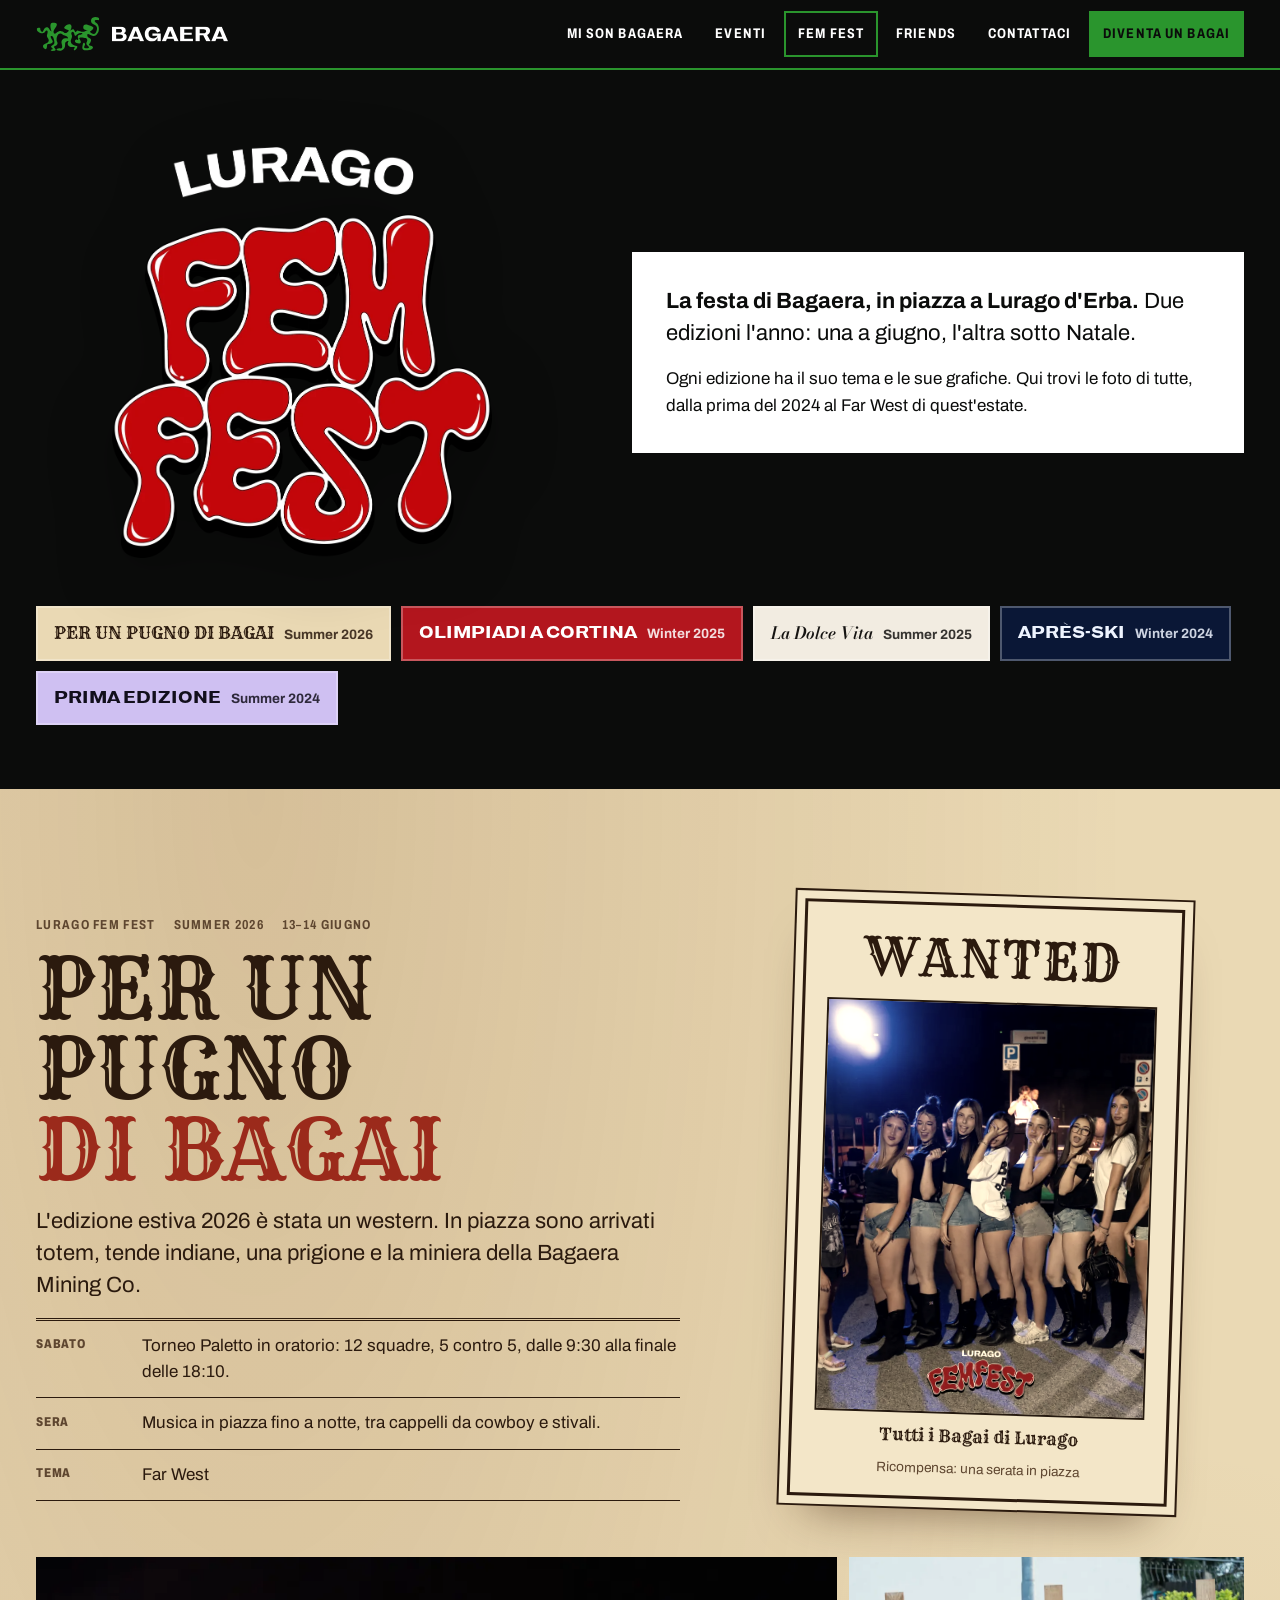
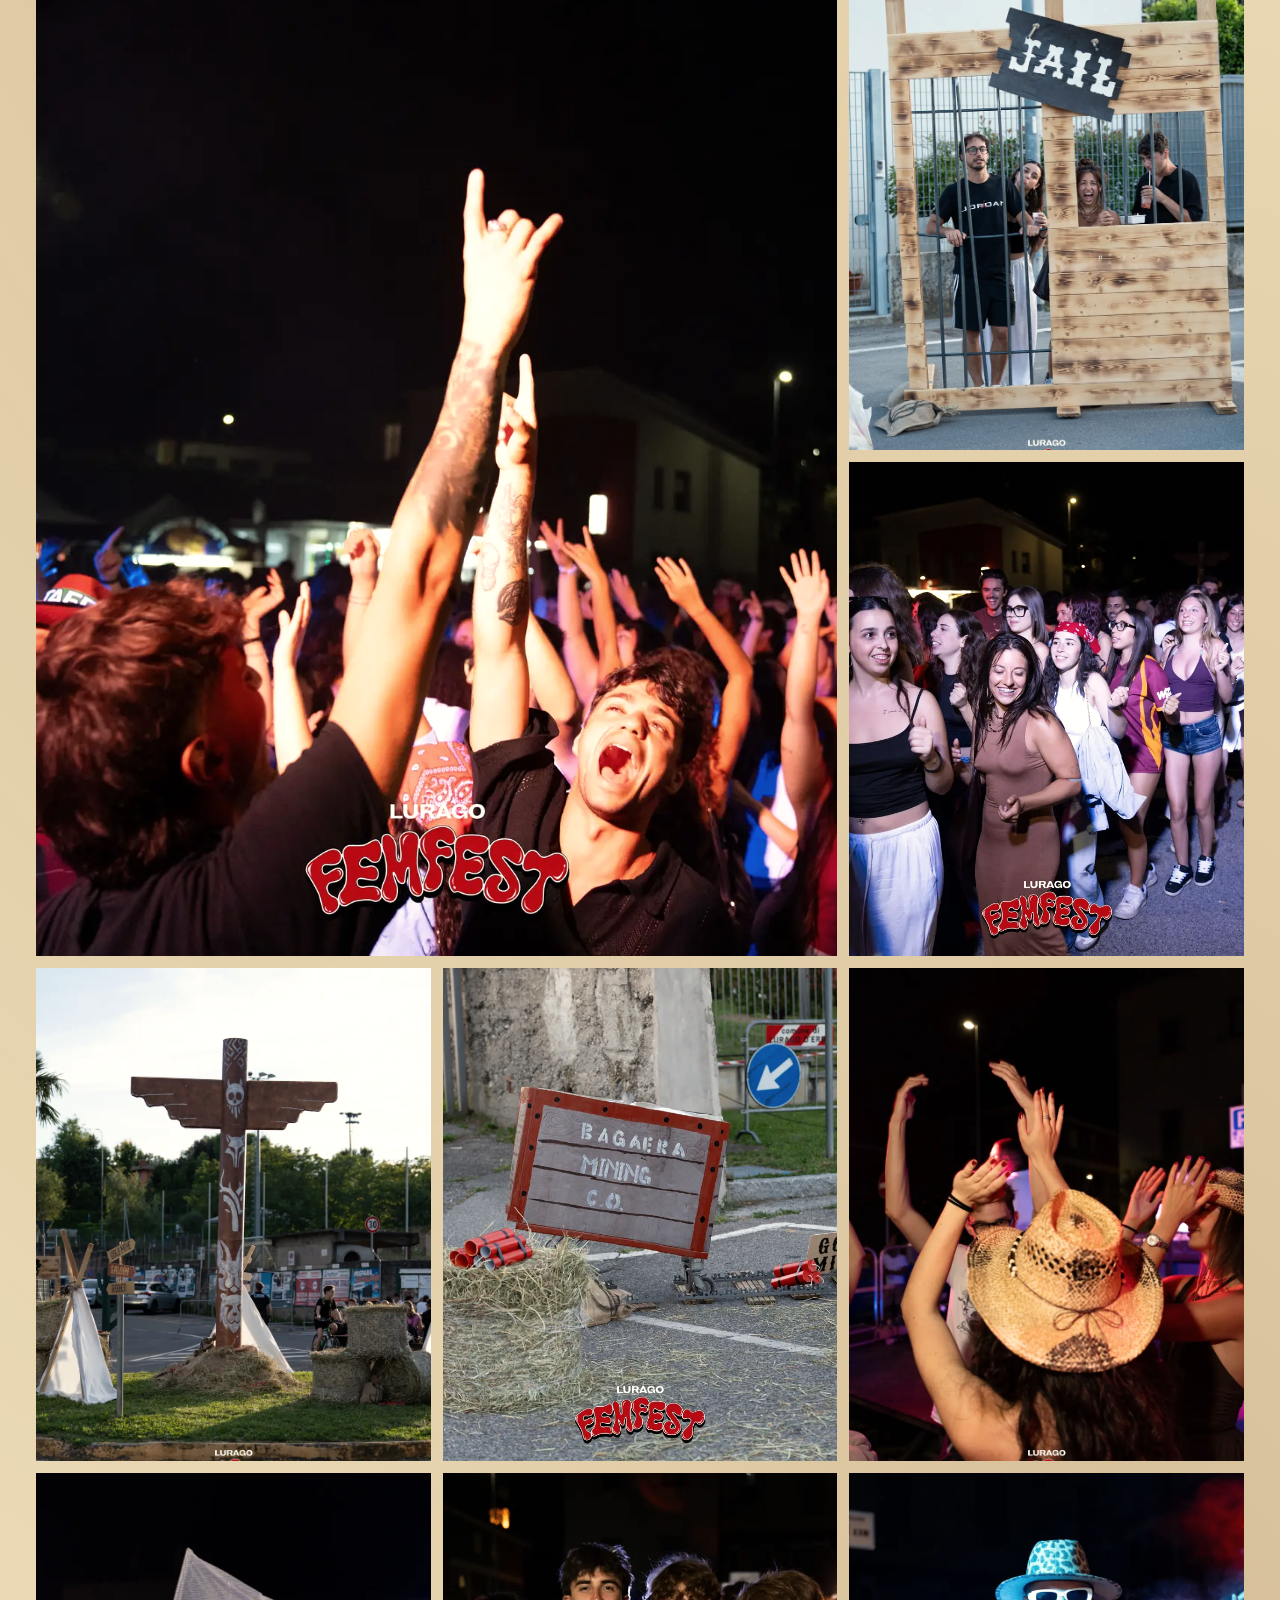
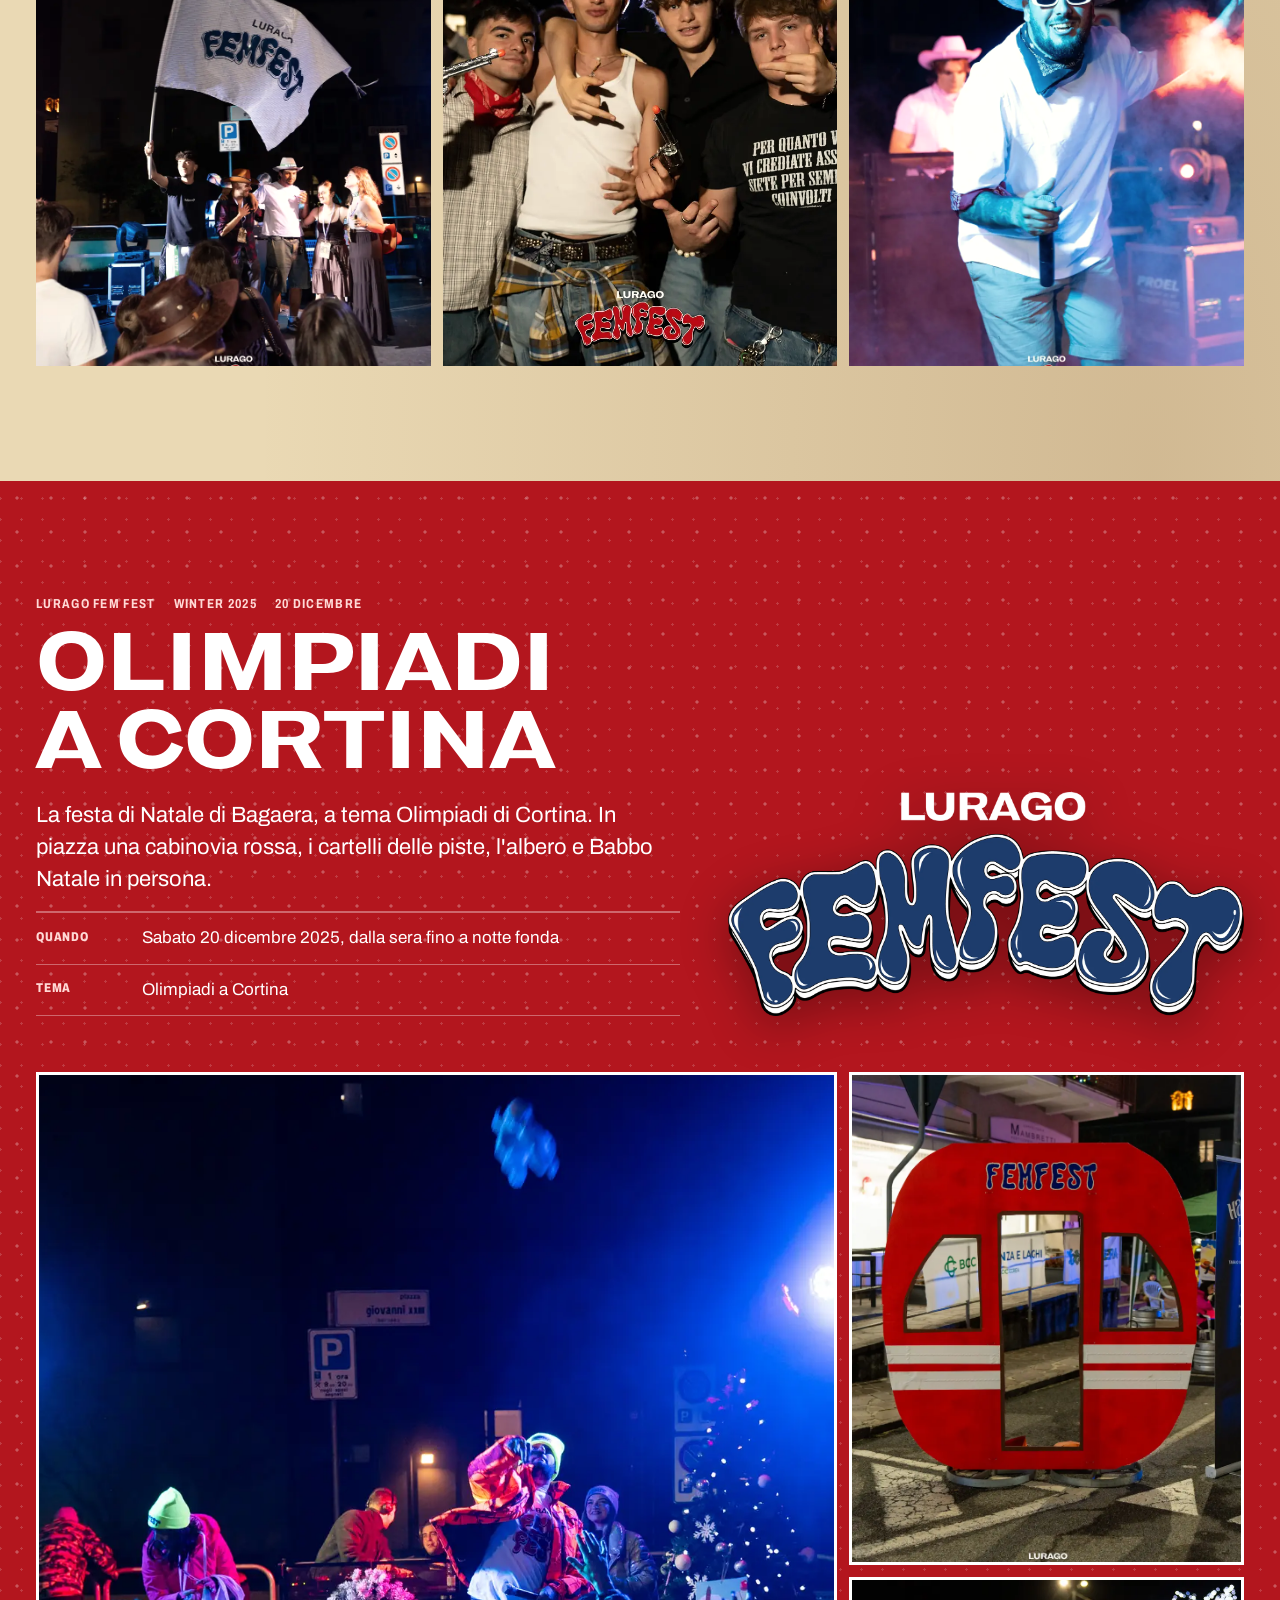
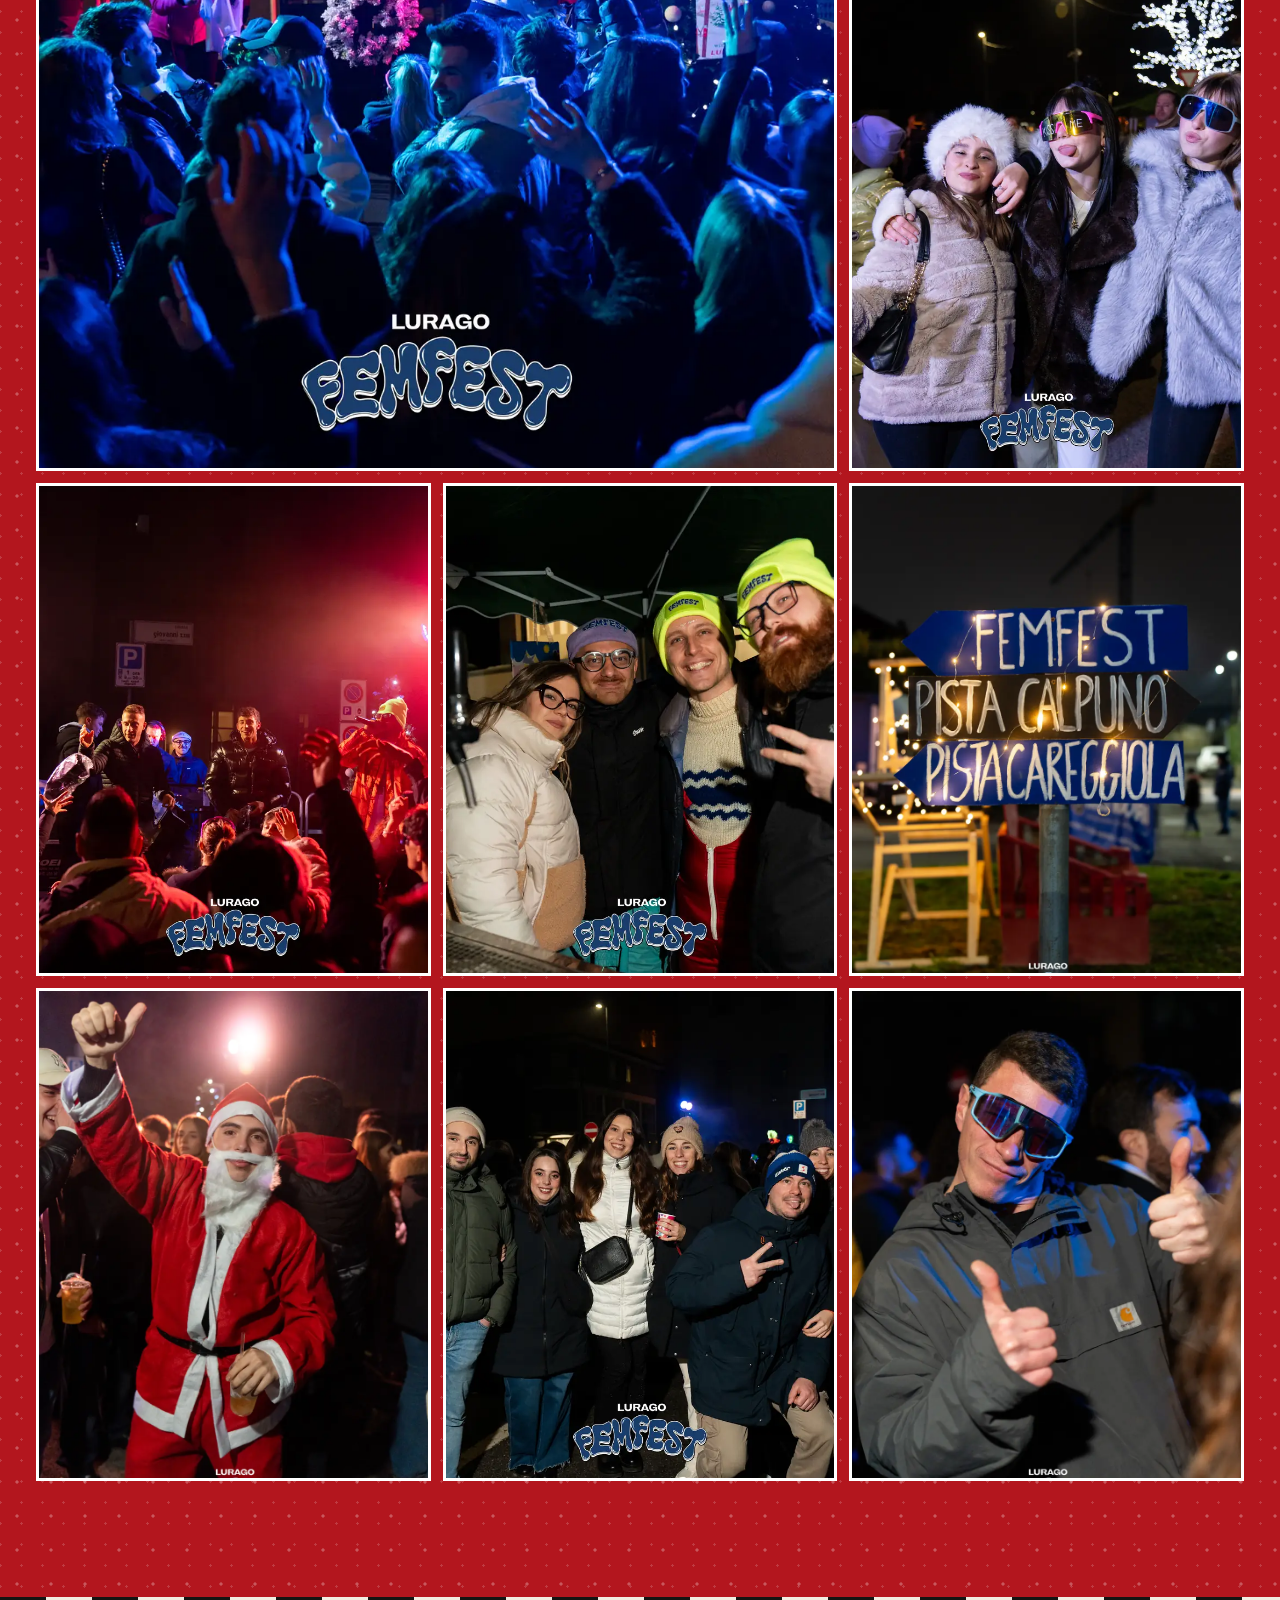
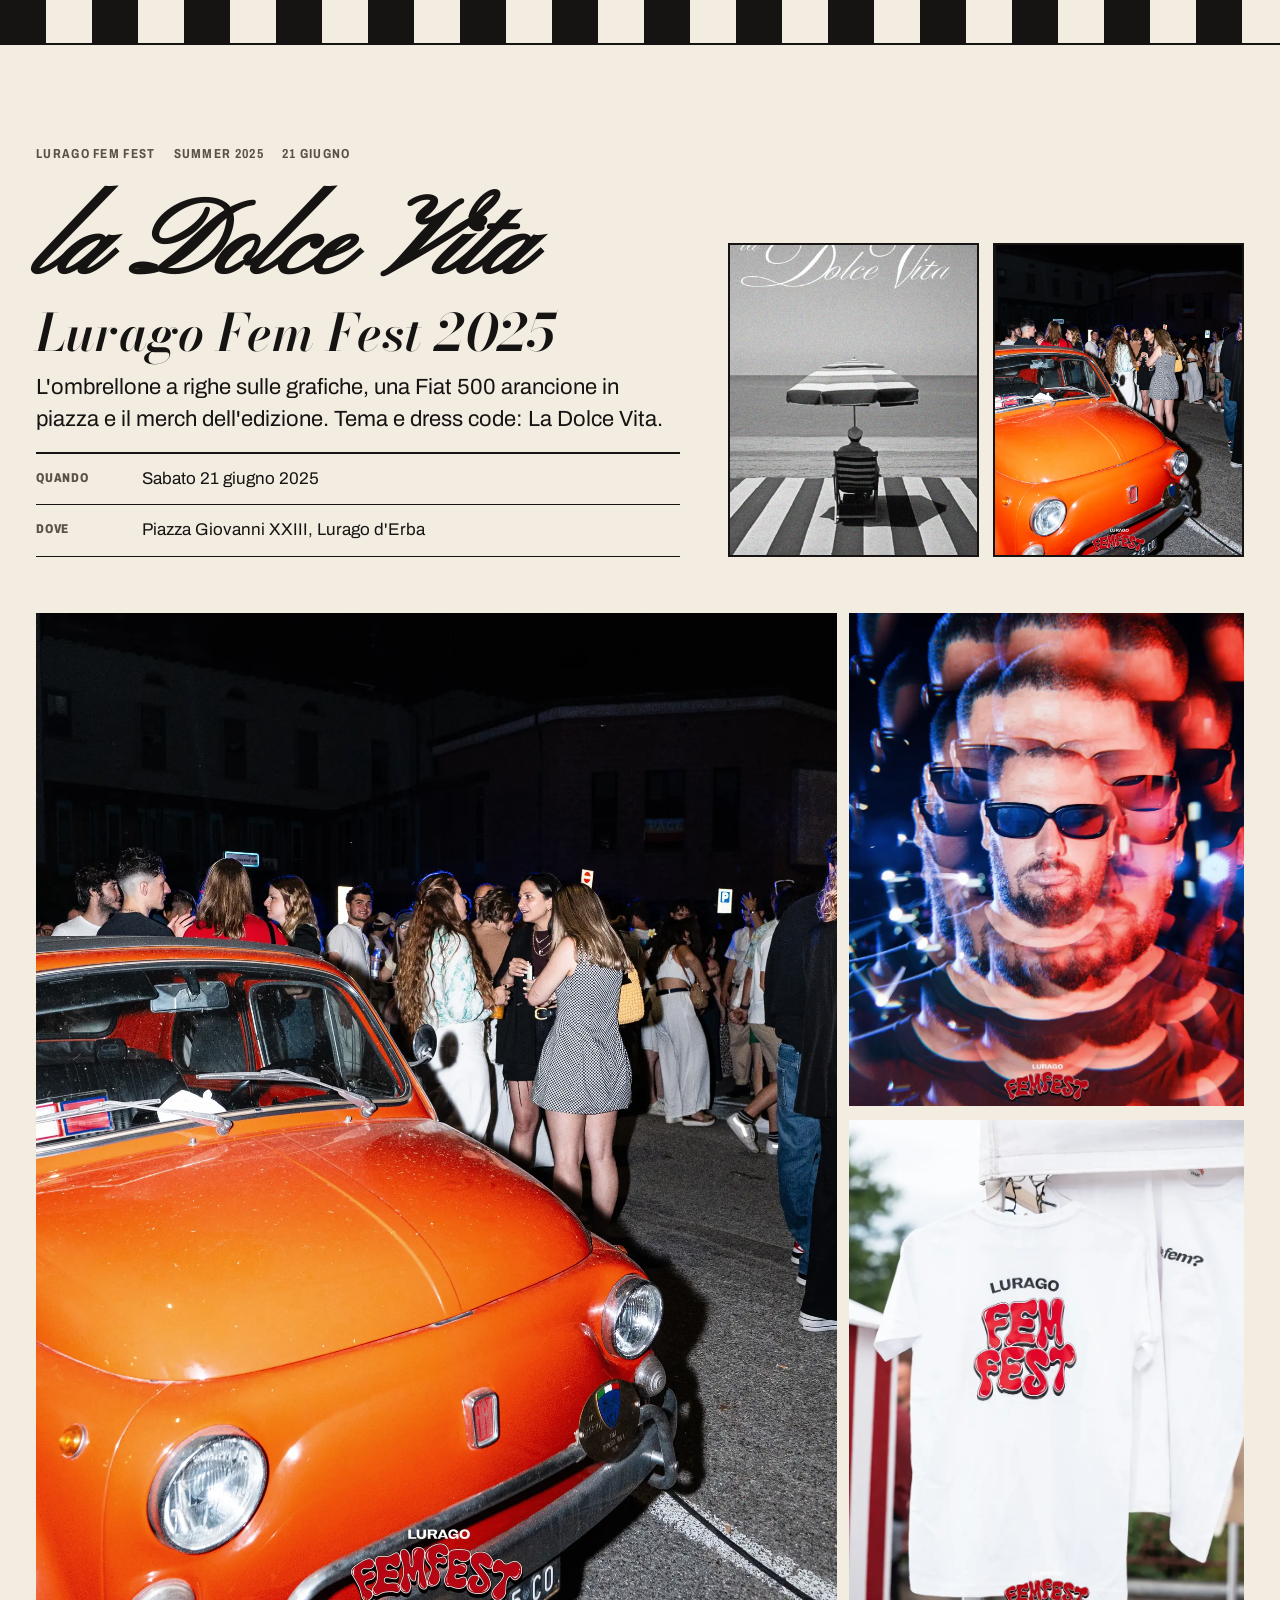
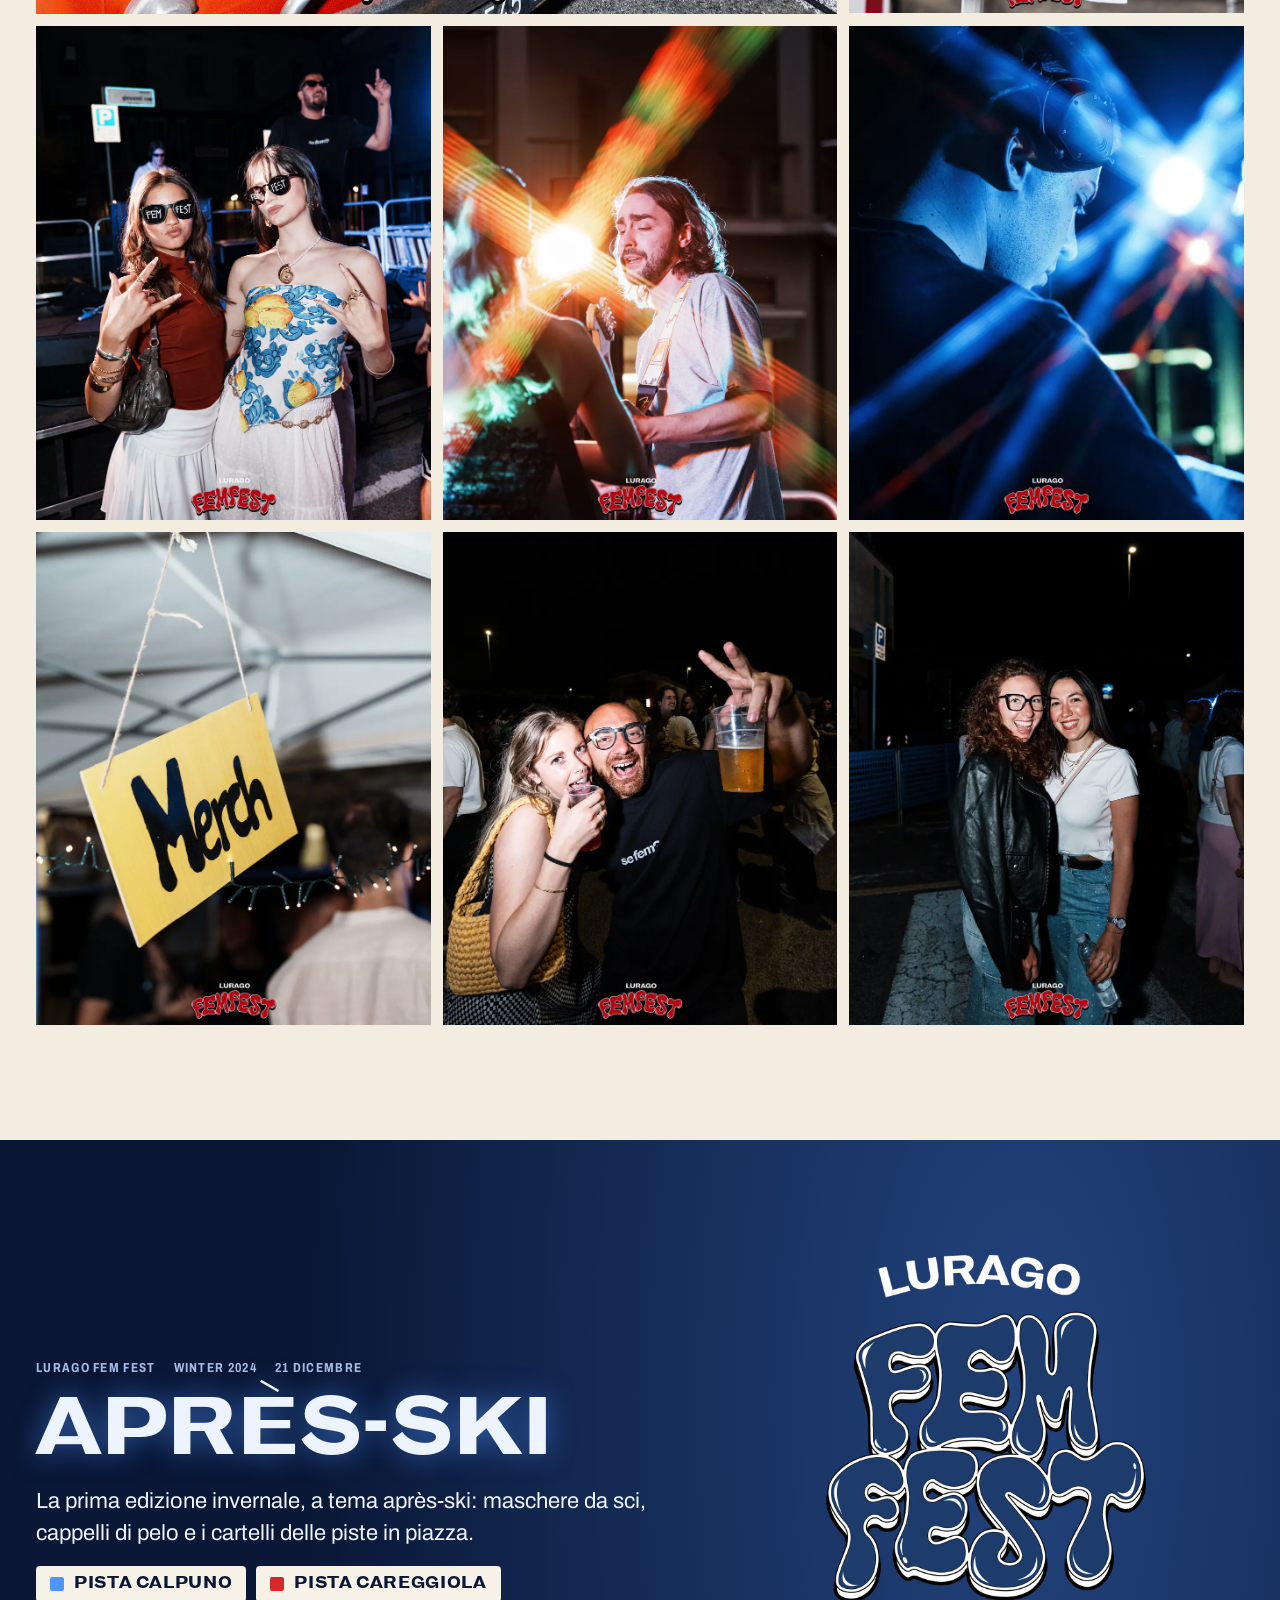
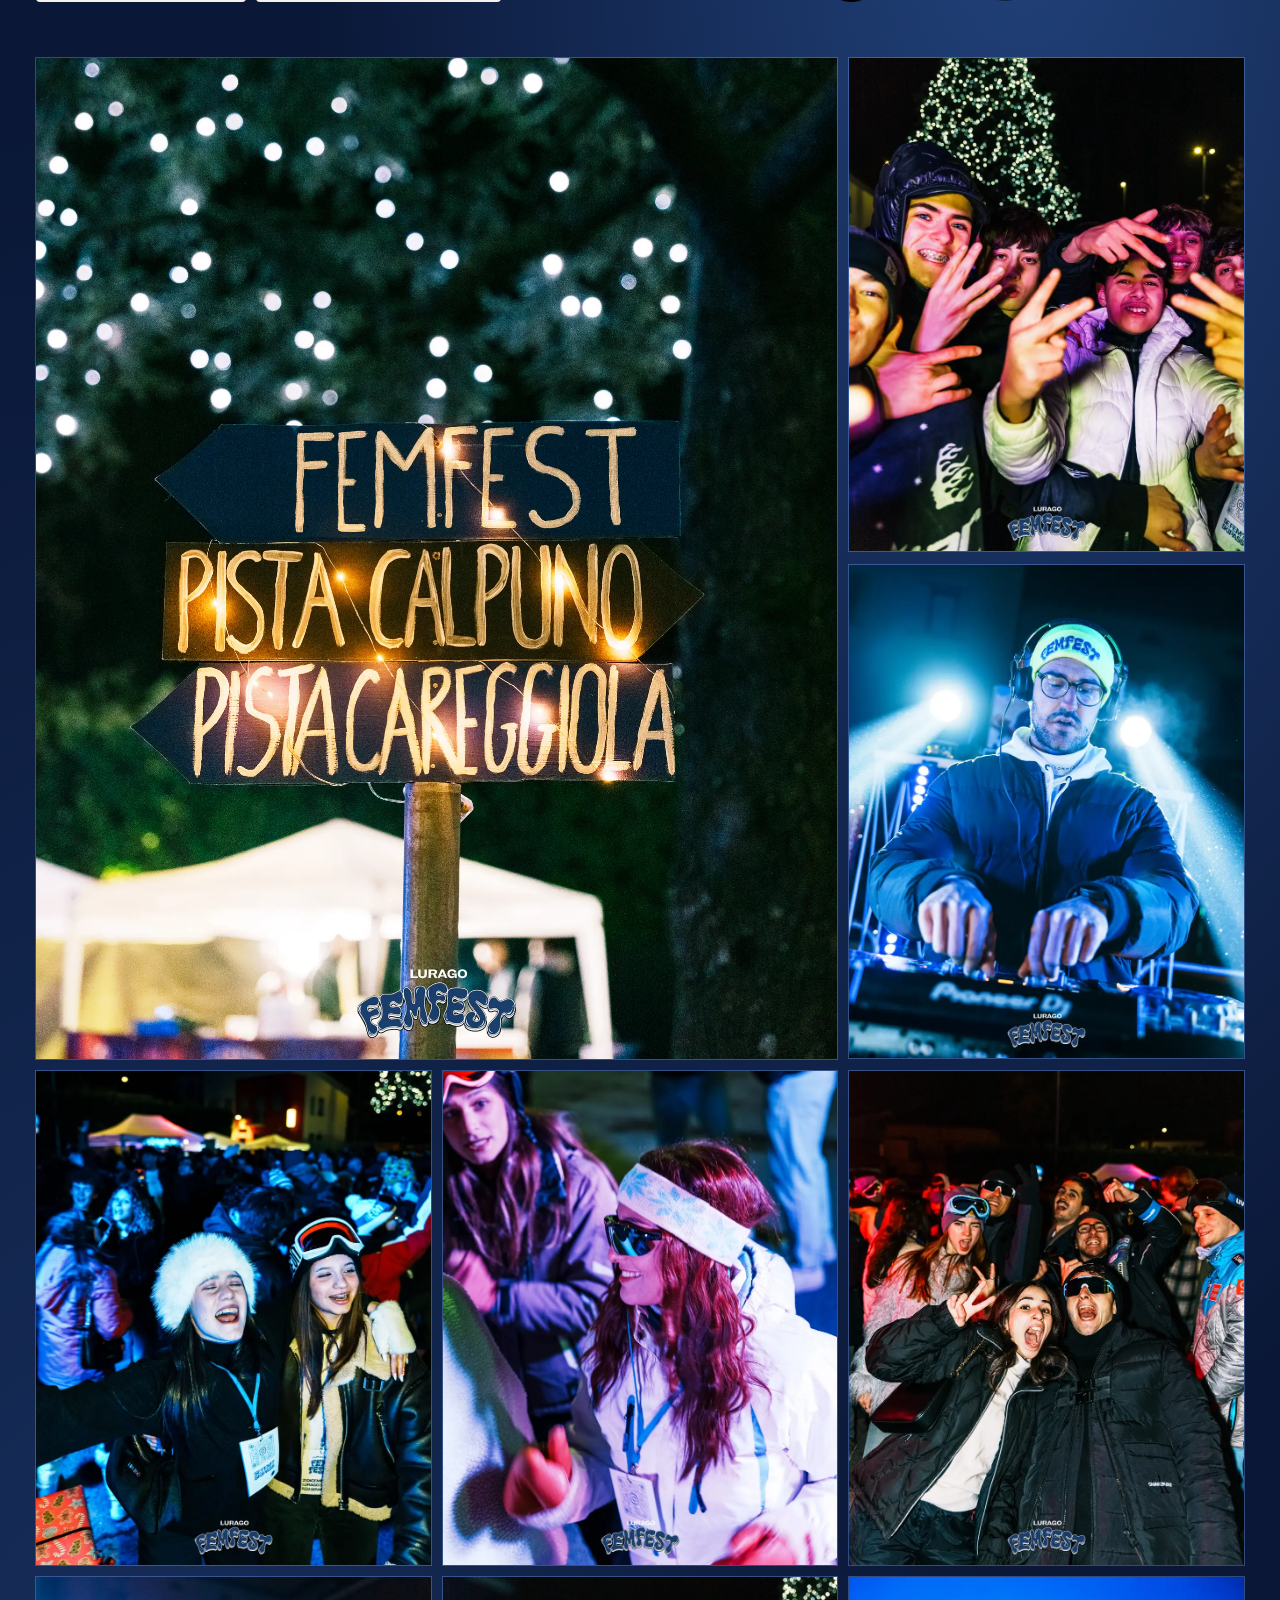
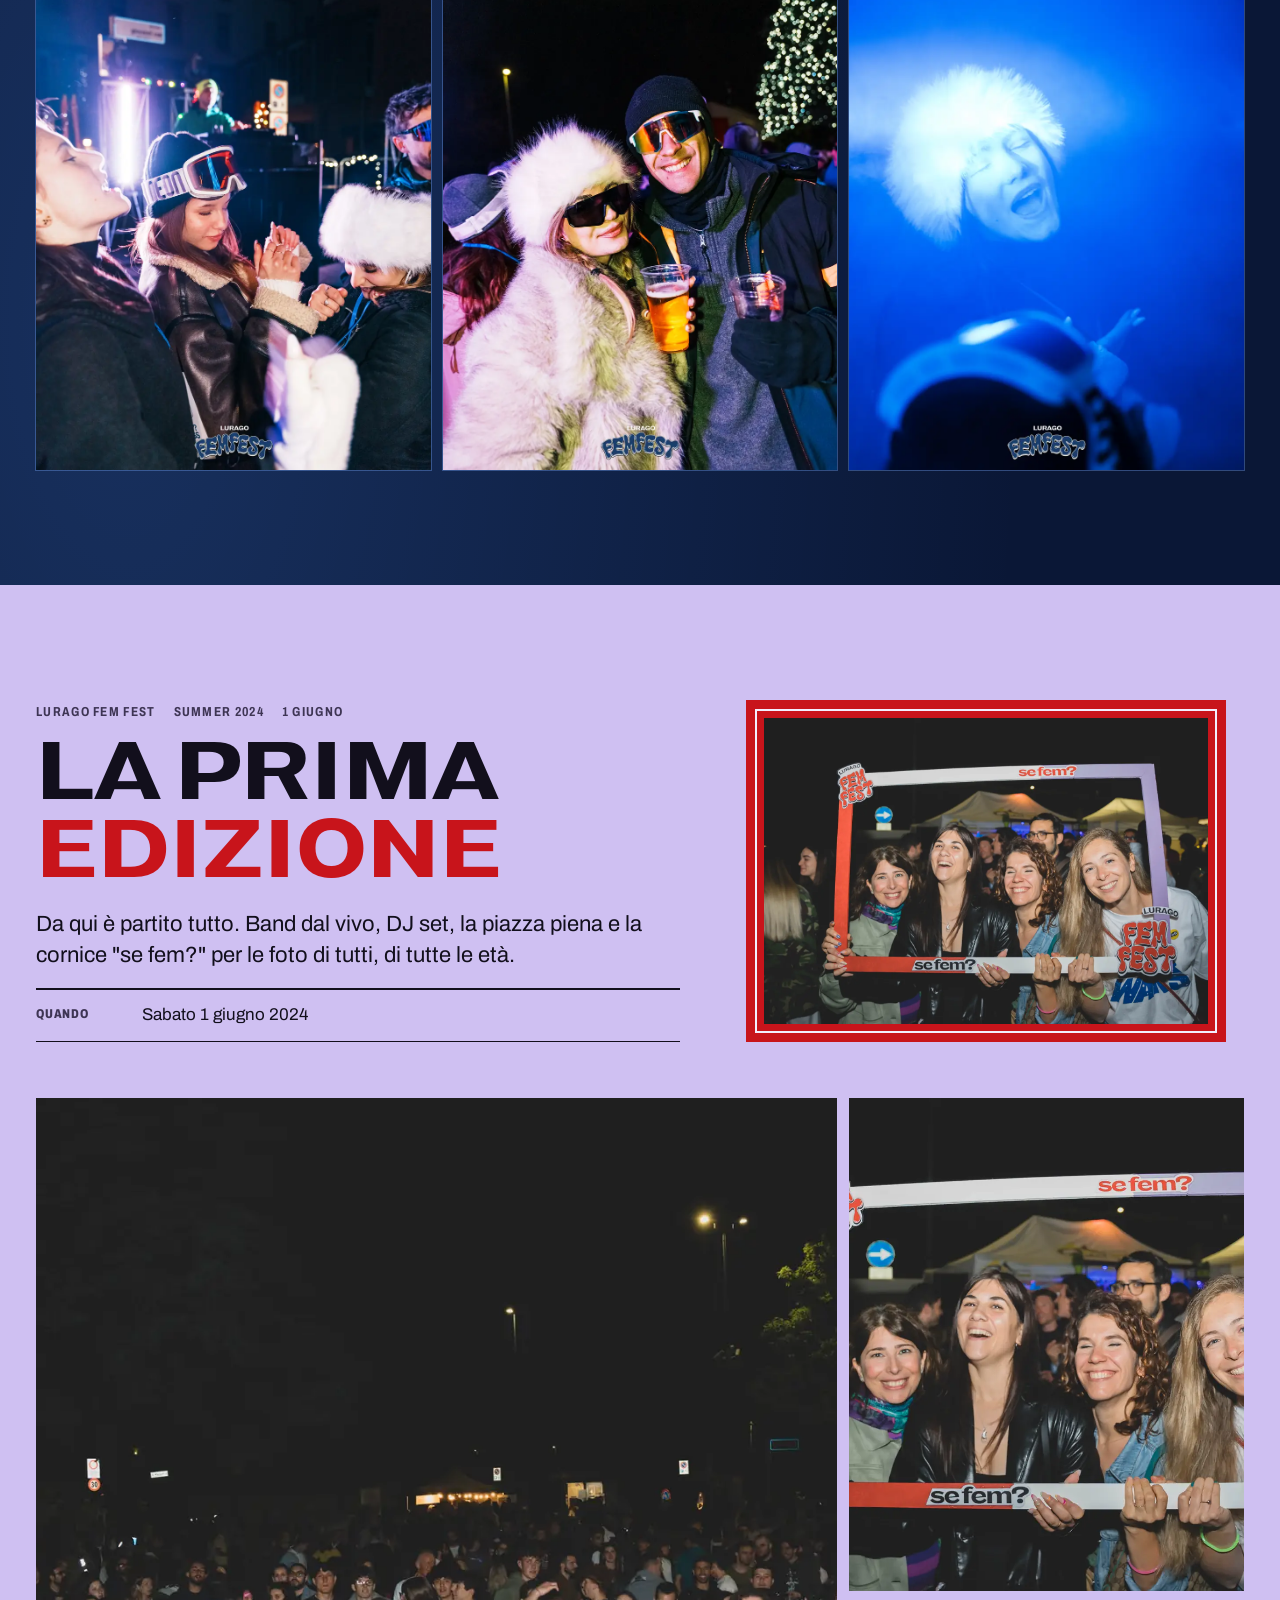
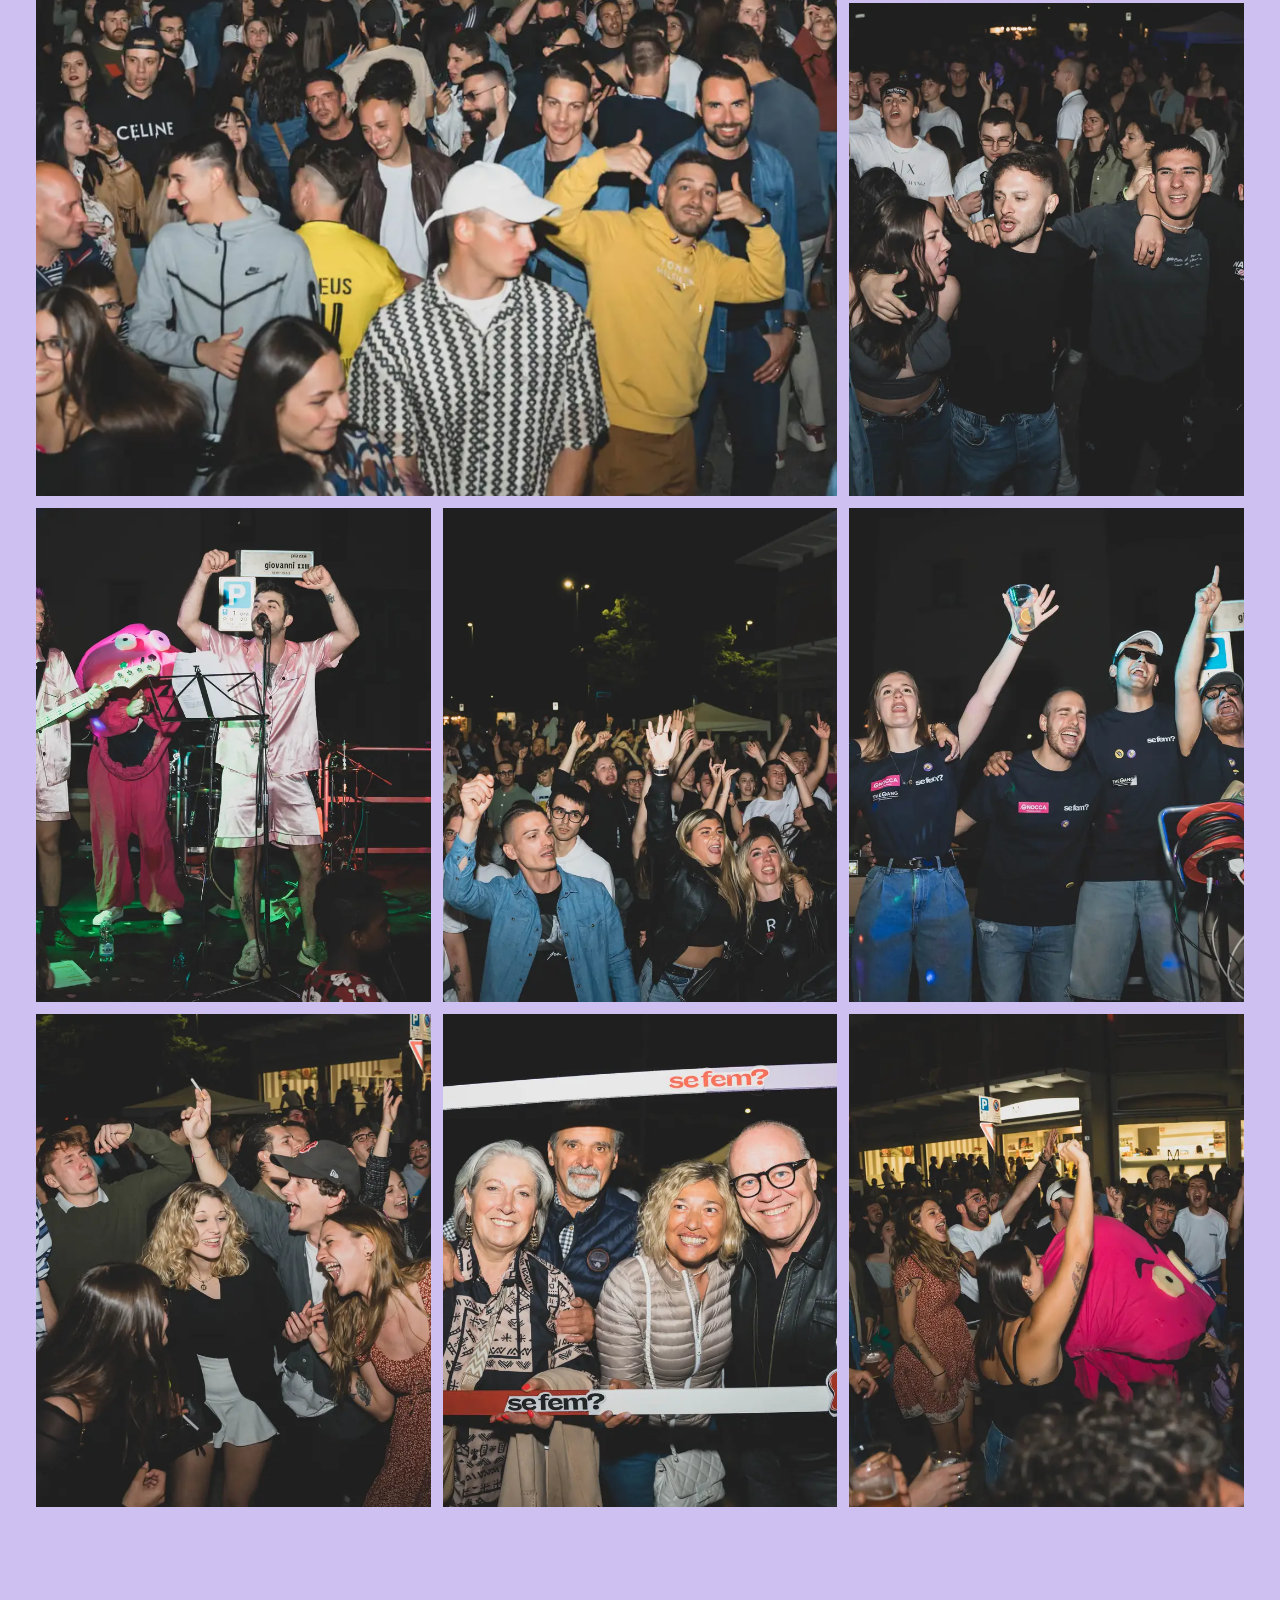
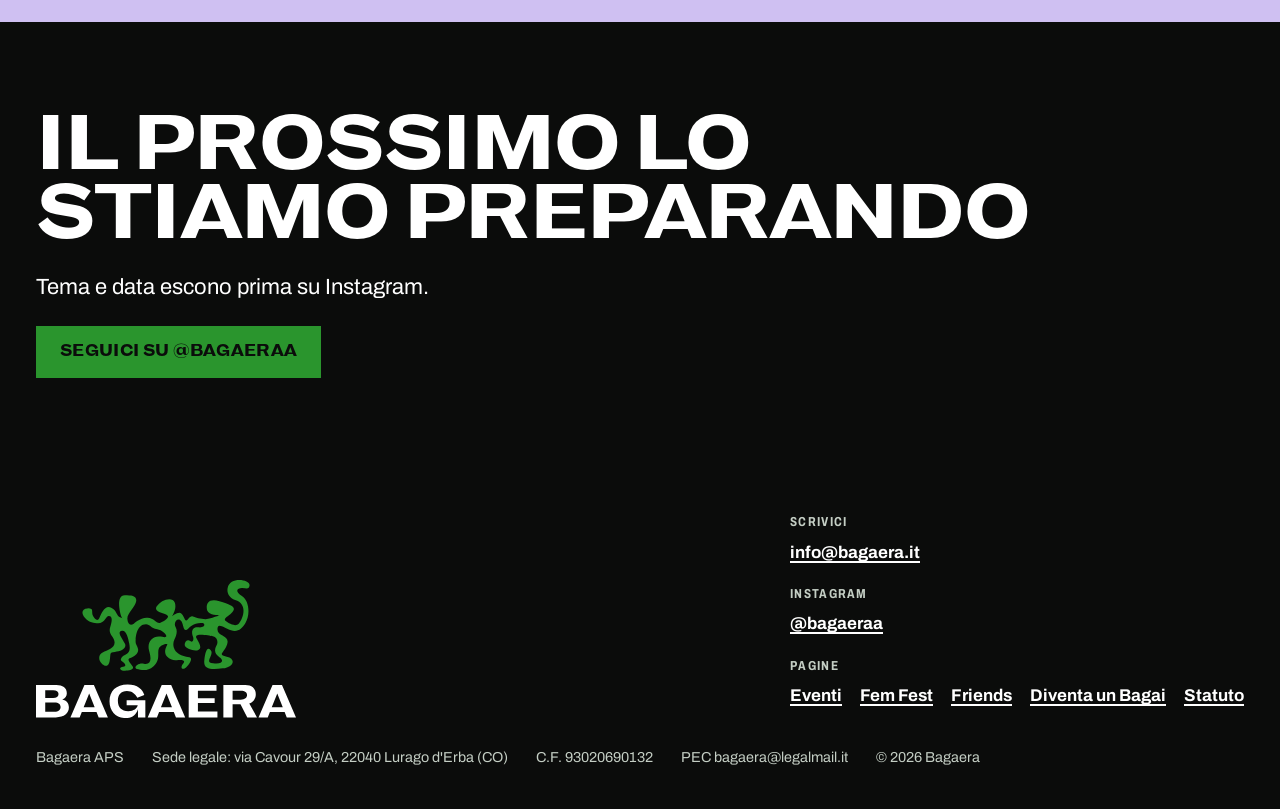
<file: fem-fest.html>
<!doctype html>
<html lang="it">
<head>
<meta charset="utf-8">
<meta name="viewport" content="width=device-width, initial-scale=1, viewport-fit=cover">
<title>Lurago Fem Fest · Bagaera APS</title>
<meta name="description" content="Tutte le edizioni del Lurago Fem Fest, la festa di Bagaera in piazza a Lurago d'Erba: Summer e Winter dal 2024, con foto.">
<link rel="canonical" href="https://bagaera.it/fem-fest.html">
<meta name="theme-color" content="#0b0c0b">
<meta property="og:type" content="website">
<meta property="og:locale" content="it_IT">
<meta property="og:site_name" content="Bagaera APS">
<meta property="og:title" content="Lurago Fem Fest · Bagaera APS">
<meta property="og:description" content="Tutte le edizioni del Lurago Fem Fest, la festa di Bagaera in piazza a Lurago d'Erba: Summer e Winter dal 2024, con foto.">
<meta property="og:url" content="https://bagaera.it/fem-fest.html">
<meta property="og:image" content="https://bagaera.it/assets/img/og.jpg">
<meta property="og:image:width" content="1200">
<meta property="og:image:height" content="630">
<meta name="twitter:card" content="summary_large_image">
<link rel="icon" href="favicon.svg" type="image/svg+xml">
<link rel="apple-touch-icon" href="apple-touch-icon.png">
<link rel="preload" href="assets/font/lapi-bold.woff2" as="font" type="font/woff2" crossorigin>
<link rel="preload" href="assets/font/archivo-latin.woff2" as="font" type="font/woff2" crossorigin>
<link rel="preload" href="assets/font/rye.woff2" as="font" type="font/woff2" crossorigin>
<link rel="stylesheet" href="assets/sito.css">
</head>
<body>
<svg width="0" height="0" style="position:absolute" aria-hidden="true" focusable="false">
  <defs>
    <symbol id="s-picto" viewBox="269.6 205.0 810.8 440.4"><path d="M457.42,452.1c-20.6,7.13,5.64,36.68,17.82,61.08,12.18,24.39-20.1,38.9-48.45,40.88-28.35,1.98-18.46,5.93-25.05,42.2-7.1,39.07-29.7,21.74-33.68,18.34-.55-.47-1.1-.92-1.66-1.38-19.49-15.99-22.26-44.2,1.06-55.86,23.74-11.87,59.34-21.1,58.02-50.11-1.32-29.01-32.34-36.92-21.44-72.53,10.89-35.6,10.89-54.06-6.25-55.38-6.9-.53-11.88,6.42-17.34,15-7.77,12.2-19.16,20.77-35.37,20.77-18.11,0-43.08-3.22-63.7-26.82-18.79-21.5-15.6-44.93,13.05-45.59,34.68-.8,15.1,17.06,27.35,38.64,6.81,12,20.94,26.93,29.21,9.21,9.23-19.78,27.03-66.59,58.02-51.43,30.99,15.16,21.48,39.42,48.72,49.17,15.24,5.45-2.97,10.25-9.55-50.96-1.55-14.44-4.91-58.21,27.08-58.21s58.01,1.98,55.22,28.35c-2.79,26.37-44.33,60-43.01,85.71,1.32,25.71,13.16,35.22,31.19,23.74,0,0,31.49-31.29,66.66-28.95,35.16,2.34,43.66,31.65,63,24.18,0,0,27.03-10.33,35.52-26.21,11.68-21.85-74.24-19.22-54.52-51.81,19.72-32.59,75.91-51.88,88.03-19.81,12.12,32.06-14.15,67.66-14.16,67.66,0,0,32.39-26.37,45.82-14.51,13.43,11.87,15.8,32.97,23.85,34.28,8.04,1.32,17.01-25.05,32.31-19.78,15.3,5.27,57.25,19.78,85.73,9.23,28.47-10.55,43.39-14.5,43.4-14.51,0,0-51.91-.32-59.35-23.46-6.93-21.56-2.2-63.57,59.35-45.11,61.56,18.46,81.34,28.91,64.19,50.72-17.14,21.81-52.75,32.35-31.65,46.86,0,0,42.17,33.08,61.94,10.24,17-19.63,47.96-94.13-18.43-114.42-46.02-14.06-47.47-68.25-15.82-87.53,31.65-19.28,89.67-4.79,85.71,17.63-3.96,22.43-15.82,11.79-36.92,12.49-21.1.7-38.24,13.89,0,38.94,38.24,25.05,39.38,94.49,17.14,130.55-17.3,28.06-36.92,46.15-69.89,35.6-32.97-10.55-65.93-42.2-65.93-5.27s60.66,27.69,47.47,71.21c-13.19,43.52-51.43,51.43-2.64,61.98s32.97,51.43-19.78,56.7c-52.75,5.27-94.53,7.91-88.8-39.56,5.73-47.47,14.58-66.32,30-50.11,22.44,23.58-34.89,58.8,12.33,65.21,48.18,6.54,53.53-15.17,31.07-29.61-22.48-14.46-26.79-34.28-14.92-55.38,11.87-21.1,2.31-43.17-16.65-46.64-18.96-3.47-96.67-19.29-79.57,9.72,17.1,29.01,25.81,48.79,8.93,56.7-16.88,7.91-59.39-3.96-65.17-19.78-5.78-15.82,10.71-35.6,25.54-23.74,14.84,11.87,18.52-10.21,12.72-22.91-5.8-12.7-8.96-46.98,26.91-43.03,35.86,3.96,32.58-19.88,21.03-21.1-41.35-4.38-65.24,20.65-72.47,29.75-2.3,2.9-5.81,4.68-9.5,4.54-13.94-.54-10.36-25.06-22.11-43.52-13.43-21.1-41.95,3.96-27.05,30.33,10.06,17.8,3.35,40.41-5.69,58.09-13.42,26.24-2.79,58.49,23.45,71.91,11.78,6.02,27.31,11.34,47.76,15.05,26.1,4.74-11.85,52.75-24.5,55.38-12.65,2.64-19-6.59-4.24-25.05,12.38-15.49-3.62-18.91-31.69-15.72-17.07,1.94-34.27-4.1-45.9-16.75-11.85-12.89-15.94-30.38-.19-58.52,4.27-7.63-33.24-1.32-41.16,19.78-7.91,21.1,9.23,54.06-25.05,84.39-34.28,30.33-63.3,15.82-81.09,13.19-17.8-2.64.66-30.33,33.62-25.05,32.97,5.27,39.26-14.58,25.47-64.44-11.6-41.93,19.63-77.62,64.24-66.02,41.34,10.75,9.16-31.48-24.32-37.01-33.67-5.55-34.25-24.77-54.68-24.77-47.16,0-50.08,68.07-50.05,72.2,0,.13,0,.26-.02.39-2.37,27.46,3.64,21.54,10.7,45.21,7.08,23.74-17.53,41.47-36.65,46.75-19.12,5.27-3.96,18.46,10.71,39.56,14.67,21.1-37.74,25.05-50.93,20.44-13.19-4.62-13.19-16.48,5.27-17.99,18.46-1.5,9.89-16.96-5.93-26.19-11.87-6.92-3.36-22.96,16.68-32.33,20.79-9.73,24.56-23.74,18.52-54.85-5.1-26.27-14.29-68.77-38.85-60.27Z"/></symbol>
    <symbol id="s-word" viewBox="44.2 711.6 1261.5 163.4"><path d="M44.23,714.98h98.68c29.98,0,50.8,13.65,50.8,39.16,0,15-7.16,24.84-22.15,30.21,21.26,4.92,32.22,18.12,32.22,38.49,0,29.09-22.38,48.78-64,48.78H44.23v-156.64ZM127.25,777.64c16.33,0,26.18-7.61,26.18-19.69s-9.18-18.35-26.18-18.35h-38.27v38.04h38.27ZM134.41,844.77c18.35,0,29.09-8.06,29.09-23.05s-10.29-22.83-29.09-22.83h-45.43v45.88h45.43ZM393.08,871.62h-44.76l-10.52-26.41h-71.38l-10.52,26.41h-44.76l68.03-156.64h45.87l68.03,156.64ZM328.86,822.84l-26.63-67.36-26.86,67.36h53.48ZM569.62,763.54l-34.01,12.98c-10.07-19.24-25.51-32.89-50.12-32.89-29.09,0-44.08,18.8-44.08,47.89,0,32,18.12,50.13,50.35,50.13,27.53,0,42.07-13.2,46.1-28.64h-53.93v-24.62h90.85v83.24h-35.81v-39.16c-9.4,29.09-29.76,42.52-59.3,42.52-46.77,0-78.77-33.34-78.77-82.12s30.88-81.23,87.94-81.23c47.66,0,73.62,23.27,80.78,51.91ZM768.09,871.62h-44.76l-10.52-26.41h-71.38l-10.52,26.41h-44.76l68.03-156.64h45.87l68.03,156.64ZM703.86,822.84l-26.63-67.36-26.86,67.36h53.48ZM924.49,871.62h-139.41v-156.64h134.94v26.85h-90.18v37.37h81.23v22.38h-81.23v42.07h94.66v27.97ZM1110.65,759.07c0,22.15-13.2,38.71-31.55,45.43l37.37,67.13h-46.99l-33.12-63.77h-38.27v63.77h-44.76v-156.64h106.52c29.98,0,50.79,15.89,50.79,44.08ZM1038.15,785.47c19.92,0,29.99-9.17,29.99-22.38s-9.62-21.26-29.99-21.26h-40.05v43.64h40.05ZM1305.77,871.62h-44.76l-10.52-26.41h-71.38l-10.52,26.41h-44.76l68.03-156.64h45.87l68.03,156.64ZM1241.55,822.84l-26.63-67.36-26.86,67.36h53.48Z"/></symbol>
    <symbol id="s-o1" viewBox="0 0 99.8 129.8"><path d="M49.2,129.6C42.4,128.7 39.7,125.8 39.8,119.3C39.8,114.4 41.4,105.1 42.8,102.5C44.2,99.6 46.3,99.5 48.2,102.3C49.9,104.5 49.8,106.7 48.2,110.9C46.4,115.7 46.2,116.4 46.2,117.4C46.1,120.0 48.0,121.2 53.3,121.7C62.8,122.7 66.4,117.9 59.9,112.8C53.7,107.8 52.5,103.3 55.7,96.0C57.5,91.8 57.6,88.9 56.1,86.0C54.9,83.5 53.4,82.5 50.0,81.7C41.1,79.8 33.1,79.3 30.7,80.5C29.3,81.1 28.7,82.1 28.9,83.2C29.0,83.6 30.0,85.7 31.0,87.8C34.8,95.5 35.3,99.0 33.0,101.1C31.6,102.3 30.5,102.6 27.6,102.6C22.2,102.5 16.0,99.8 14.5,96.7C13.1,93.9 14.1,89.9 16.7,88.3C18.1,87.5 19.2,87.6 20.9,88.8C21.8,89.3 22.7,89.8 23.1,89.8C25.1,89.7 25.9,86.1 24.6,82.3C23.0,77.3 23.4,72.9 25.7,70.7C27.1,69.3 27.5,69.1 31.8,69.1C36.2,69.1 37.4,68.8 38.7,67.7C40.4,66.1 39.9,63.5 37.7,62.8C36.3,62.4 32.5,62.6 30.0,63.2C25.9,64.3 21.6,67.1 18.7,70.6C17.2,72.5 16.5,73.0 15.3,73.0C13.7,73.0 12.8,71.6 11.8,67.7C9.8,59.3 8.2,57.1 2.7,54.8C0.7,53.9 0.0,53.2 0.0,52.0C-0.0,50.1 3.1,48.2 6.4,48.0L8.3,47.9L9.6,49.3C10.9,50.6 11.3,51.3 13.9,56.9C15.2,59.7 16.2,59.6 18.9,56.4C20.8,53.9 22.1,53.0 23.4,53.0C23.8,53.0 25.7,53.6 27.7,54.3C32.9,56.0 36.2,56.7 40.1,56.9C44.0,57.1 45.3,56.9 48.9,55.5C50.4,54.9 53.4,53.8 55.5,53.0L59.3,51.6L56.5,51.3C50.1,50.6 45.5,48.5 44.0,45.5C43.1,43.7 42.7,39.4 43.3,36.7C43.7,34.7 44.9,32.6 46.3,31.5C49.7,28.8 54.4,29.0 63.4,32.1C81.7,38.6 83.1,41.9 71.7,51.9C65.8,57.0 65.6,58.0 70.2,61.4C75.1,65.0 79.6,66.4 82.8,65.4C87.5,63.8 92.6,50.2 91.5,42.3C90.6,35.7 87.3,31.6 80.9,29.1C74.0,26.5 70.5,21.6 70.5,14.8C70.5,11.8 70.8,10.1 71.9,7.8C73.5,4.5 76.3,2.1 80.1,0.8C82.9,-0.1 89.0,-0.2 92.1,0.7C95.4,1.6 97.7,3.1 98.9,4.8C100.3,6.9 99.6,10.9 97.7,11.9C97.0,12.3 96.6,12.3 94.8,12.1C87.5,11.3 83.9,12.4 83.6,15.3C83.3,17.5 84.9,19.7 88.6,22.6C95.4,27.9 98.1,34.4 98.1,45.2C98.1,54.2 96.6,59.5 92.0,66.3C88.7,71.3 85.1,73.9 81.0,74.2C77.3,74.4 74.7,73.6 67.9,69.9C62.0,66.7 60.4,66.2 59.0,66.9C57.7,67.5 57.4,68.5 57.4,71.5C57.4,73.9 57.4,74.3 58.1,75.5C59.0,77.4 61.0,79.2 64.2,81.2C67.2,83.1 68.8,84.4 69.6,85.9C71.8,89.6 70.4,95.3 65.5,103.0C63.3,106.5 63.0,107.1 63.0,108.1C63.0,109.6 64.1,110.3 68.7,111.6C75.0,113.4 77.3,115.5 77.4,119.1C77.4,123.0 73.1,127.0 67.2,128.3C63.7,129.2 52.2,130.0 49.2,129.6Z"/></symbol>
    <symbol id="s-o2" viewBox="0 0 127.5 126.2"><path d="M62.2,126.0C59.3,125.6 57.5,124.5 57.1,122.7C56.8,121.3 58.3,120.0 60.7,119.5C64.1,118.9 64.8,118.4 64.8,116.8C64.8,115.1 63.4,113.2 60.4,110.8C57.8,108.8 57.5,107.5 58.8,104.8C59.6,103.1 61.8,101.0 64.6,99.4C72.1,95.0 73.0,90.9 69.9,75.7C67.2,62.7 63.2,57.3 58.2,59.8C55.0,61.4 55.6,64.4 61.0,74.3C64.6,81.1 65.1,82.3 64.9,84.5C64.7,87.7 62.7,90.1 58.6,92.1C55.7,93.5 53.5,94.1 49.3,94.6C42.7,95.4 42.5,95.6 42.0,102.6C41.7,106.9 40.9,111.2 40.3,113.2C38.3,118.8 34.2,119.3 29.5,114.4C25.3,109.9 24.2,104.2 26.6,99.7C27.7,97.5 29.1,96.5 34.8,93.6C45.0,88.5 47.7,85.8 48.5,80.4C49.0,77.1 48.0,73.9 44.8,68.6C40.7,61.8 40.5,59.7 42.5,51.4C44.0,45.1 44.3,42.6 44.2,40.0C44.0,36.8 42.8,35.0 40.6,34.6C38.7,34.2 37.2,35.4 35.0,39.0C31.2,45.2 28.2,47.0 21.7,46.7C13.5,46.3 7.0,42.7 2.6,36.2C-0.4,31.7 -0.9,27.0 1.4,24.2C2.9,22.5 6.7,21.5 10.2,22.0C13.8,22.5 14.4,23.3 14.7,28.2C15.0,32.2 15.5,34.2 17.0,36.5C19.7,40.8 22.3,42.1 24.1,40.2C24.6,39.7 25.4,38.1 26.1,36.3C29.1,29.1 31.3,25.2 34.0,22.5C37.1,19.4 39.8,18.8 43.4,20.6C46.7,22.2 48.9,24.7 51.3,29.4C54.0,34.5 55.4,36.1 58.9,37.6L60.3,38.2L59.9,37.7C58.6,35.6 57.1,30.2 56.2,24.1C55.5,19.2 55.4,10.3 56.1,7.7C56.9,4.3 58.6,1.8 60.7,0.7C61.8,0.1 62.0,0.1 66.9,0.1C73.9,0.1 77.0,0.9 79.3,2.9C80.8,4.3 81.3,5.5 81.4,7.9C81.7,12.0 80.5,14.8 74.4,24.3C68.6,33.5 67.5,36.7 68.3,41.8C69.5,49.7 73.6,51.2 79.3,45.9C83.0,42.5 87.9,39.5 92.0,38.2C93.6,37.7 94.4,37.6 97.5,37.6C102.8,37.6 104.9,38.5 110.4,42.9C113.8,45.6 114.9,46.1 116.9,46.0C122.5,45.7 125.3,46.9 126.9,50.4C128.9,54.7 125.4,56.8 116.4,56.8C110.9,56.7 107.7,55.5 103.1,51.6C100.2,49.1 99.0,48.5 97.0,48.3C87.4,47.4 80.8,58.5 80.7,75.5L80.6,79.9L81.4,81.8C84.2,88.4 84.7,90.3 84.3,93.1C83.5,97.9 79.4,102.3 73.4,104.6C70.9,105.6 70.5,105.9 70.0,106.7C69.3,108.0 70.1,109.7 73.8,115.3C76.7,119.6 77.1,120.5 76.4,122.1C75.3,124.8 68.2,126.7 62.2,126.0Z"/></symbol>
    <symbol id="s-o3" viewBox="0 0 122.2 129.8"><path d="M17.0,129.4C12.9,128.7 8.0,127.3 7.3,126.7C5.8,125.3 7.2,121.9 10.2,120.0C13.2,118.1 16.2,117.6 20.8,118.1C26.2,118.8 28.8,117.8 30.4,114.6C32.0,111.6 31.9,105.8 30.1,97.9C28.4,89.9 28.4,90.4 28.6,86.5C28.7,82.4 29.1,80.8 30.5,77.9C34.3,69.9 41.6,66.7 50.9,68.9C55.8,70.0 57.8,69.6 57.8,67.5C57.7,63.0 49.9,56.6 42.2,54.9C38.8,54.1 35.7,52.7 33.1,50.6C27.2,46.1 22.8,46.0 16.3,49.9C2.9,58.1 -2.7,58.0 1.2,49.6C3.2,45.5 6.3,42.0 10.8,39.0C20.7,32.5 29.7,32.2 37.5,38.3C42.9,42.4 43.4,42.8 44.7,43.2C46.3,43.6 47.1,43.5 49.5,42.4C55.8,39.3 61.1,34.0 60.6,31.2C60.3,29.4 58.6,28.2 51.8,25.6C41.9,21.7 39.5,19.3 41.2,14.8C43.9,7.7 54.1,0.5 61.9,0.1C69.3,-0.3 72.9,3.9 72.8,13.1C72.8,18.4 71.7,22.7 69.0,28.2C68.0,30.0 67.7,30.9 68.0,30.7C73.2,27.0 75.8,25.6 78.3,25.2C82.1,24.5 83.9,26.2 87.4,33.9C90.1,39.9 91.0,40.3 93.8,36.8C98.6,30.8 99.1,30.6 106.1,33.1C108.3,33.8 111.9,34.9 114.1,35.3C120.1,36.7 122.2,37.9 122.2,39.8C122.3,41.0 121.4,42.0 119.8,42.8C118.8,43.3 118.1,43.4 114.6,43.5C109.9,43.7 107.7,44.2 104.3,45.9C100.3,47.8 97.1,50.3 94.2,54.0C92.1,56.5 90.5,57.1 88.7,55.9C87.5,55.1 86.9,53.6 85.9,49.5C84.4,43.4 83.3,40.7 81.7,38.9C78.5,35.2 73.2,38.1 72.2,44.2C71.8,46.3 72.2,48.6 73.5,51.6C74.8,54.7 75.1,55.9 75.1,59.2C75.1,63.6 74.0,67.8 71.6,73.2C70.1,76.7 69.7,78.7 69.7,82.5C69.7,86.4 70.2,88.6 71.6,91.7C74.9,98.7 80.6,102.3 92.7,105.4C97.6,106.6 98.3,107.0 98.8,108.8C99.6,112.0 96.1,119.3 91.3,124.3C88.6,127.0 86.3,127.9 84.5,126.8C82.3,125.5 82.8,122.1 86.0,117.5C87.4,115.4 87.7,114.3 87.1,113.2C86.1,111.5 83.1,111.1 74.7,111.6C71.6,111.8 70.8,111.8 69.2,111.4C63.2,110.1 57.8,105.1 56.4,99.6C55.4,95.6 56.1,90.8 58.6,85.0C59.7,82.4 59.7,82.3 57.7,82.3C54.9,82.2 50.5,84.3 48.0,86.8C45.2,89.6 44.5,92.1 44.5,100.1C44.5,107.8 44.0,111.2 42.1,115.1C40.9,117.8 39.4,119.9 36.9,122.4C30.9,128.4 24.3,130.7 17.0,129.4Z"/></symbol>
  </defs>
</svg>
<header class="top" id="top">
  <div class="wrap">
    <a class="brand" href="index.html" aria-label="Bagaera, vai alla home">
      <svg class="picto" viewBox="0 0 810.8 440.4" aria-hidden="true"><use href="#s-picto"/></svg>
      <svg class="word" viewBox="0 0 1261.5 163.4" aria-hidden="true"><use href="#s-word"/></svg>
    </a>
    <button class="menu-btn" id="menu-btn" aria-expanded="false" aria-controls="nav">Menu</button>
    <nav class="nav" id="nav" aria-label="Pagine">
      <a href="chi-siamo.html">Mi son Bagaera</a>
      <a href="eventi.html">Eventi</a>
      <a href="fem-fest.html" aria-current="page">Fem Fest</a>
      <a href="friends.html">Friends</a>
      <a href="contatti.html">Contattaci</a>
      <a href="diventa-un-bagai.html" class="cta">Diventa un Bagai</a>
    </nav>
  </div>
</header>

<main id="inizio">
  <section class="ffp-hero" aria-labelledby="ffp-title">
    <div class="wrap">
      <div class="ffp-hero__top">
        <div>
          <h1 id="ffp-title" class="sr">Lurago Fem Fest</h1>
          <img class="ffp-hero__logo" src="assets/img/grafiche/femfest-summer-vert.webp" alt="Lurago Fem Fest" width="923" height="1000">
        </div>
        <div class="ffp-hero__copy">
          <p class="lede"><b>La festa di Bagaera, in piazza a Lurago d'Erba.</b> Due edizioni l'anno: una a giugno, l'altra sotto Natale.</p>
          <p>Ogni edizione ha il suo tema e le sue grafiche. Qui trovi le foto di tutte, dalla prima del 2024 al Far West di quest'estate.</p>
        </div>
      </div>
      <nav aria-label="Edizioni"><ul class="ffp-index">
        <li><a href="#pugno26" data-tema="pugno26"><b>Per un pugno di Bagai</b><span>Summer 2026</span></a></li>
        <li><a href="#winter25" data-tema="winter25"><b>Olimpiadi a Cortina</b><span>Winter 2025</span></a></li>
        <li><a href="#dolce25" data-tema="dolce25"><b>La Dolce Vita</b><span>Summer 2025</span></a></li>
        <li><a href="#winter24" data-tema="winter24"><b>Après-ski</b><span>Winter 2024</span></a></li>
        <li><a href="#summer24" data-tema="summer24"><b>Prima edizione</b><span>Summer 2024</span></a></li>
      </ul></nav>
    </div>
  </section>

  <section class="ed ed--pugno26" id="pugno26" data-tema="pugno26" aria-label="Per un pugno di Bagai, Summer 2026">
    <div class="wrap">
      <div class="ed__head">
        <div class="ed__copy">
          <div class="ed__kick label"><span>Lurago Fem Fest</span><span>Summer 2026</span><span>13–14 giugno</span></div>
          <h2 class="t-title ed__title">Per un pugno <em>di Bagai</em></h2>
          <p class="lede">L'edizione estiva 2026 è stata un western. In piazza sono arrivati totem, tende indiane, una prigione e la miniera della Bagaera Mining Co.</p>
          <ul class="ed__facts">
            <li><b>Sabato</b><span>Torneo Paletto in oratorio: 12 squadre, 5 contro 5, dalle 9:30 alla finale delle 18:10.</span></li>
            <li><b>Sera</b><span>Musica in piazza fino a notte, tra cappelli da cowboy e stivali.</span></li>
            <li><b>Tema</b><span>Far West</span></li>
          </ul>
        </div>
        <div class="wanted" aria-hidden="true">
          <p class="t-title">Wanted</p>
          <img src="assets/img/ff/pugno26/05-t.webp" alt="" width="760" height="507" loading="lazy">
          <p>Tutti i Bagai di Lurago</p>
          <small>Ricompensa: una serata in piazza</small>
        </div>
      </div>
      <div class="gal">
          <a href="assets/img/ff/pugno26/01.webp"><img src="assets/img/ff/pugno26/01.webp" alt="La piazza con le mani alzate sotto il palco" width="2000" height="1333" loading="lazy"></a>
          <a href="assets/img/ff/pugno26/02.webp"><img src="assets/img/ff/pugno26/02-t.webp" alt="La prigione di legno con la scritta Jail" width="900" height="1350" loading="lazy"></a>
          <a href="assets/img/ff/pugno26/03.webp"><img src="assets/img/ff/pugno26/03-t.webp" alt="Ragazze che ballano in strada" width="1350" height="900" loading="lazy"></a>
          <a href="assets/img/ff/pugno26/04.webp"><img src="assets/img/ff/pugno26/04-t.webp" alt="Il totem e le tende indiane in piazza" width="900" height="1350" loading="lazy"></a>
          <a href="assets/img/ff/pugno26/06.webp"><img src="assets/img/ff/pugno26/06-t.webp" alt="Il cartello Bagaera Mining Co." width="1350" height="900" loading="lazy"></a>
          <a href="assets/img/ff/pugno26/07.webp"><img src="assets/img/ff/pugno26/07-t.webp" alt="Cappello da cowboy tra la folla" width="900" height="1350" loading="lazy"></a>
          <a href="assets/img/ff/pugno26/08.webp"><img src="assets/img/ff/pugno26/08-t.webp" alt="La bandiera del Fem Fest sopra la piazza" width="900" height="1350" loading="lazy"></a>
          <a href="assets/img/ff/pugno26/09.webp"><img src="assets/img/ff/pugno26/09-t.webp" alt="Ragazzi in posa con le pistole giocattolo" width="1350" height="900" loading="lazy"></a>
          <a href="assets/img/ff/pugno26/10.webp"><img src="assets/img/ff/pugno26/10-t.webp" alt="Il cantante sul palco con il cappello da cowboy" width="900" height="1350" loading="lazy"></a>
      </div>
    </div>
  </section>

  <section class="ed ed--winter25" id="winter25" data-tema="winter25" aria-label="Olimpiadi a Cortina, Winter 2025">
    <div class="wrap">
      <div class="ed__head">
        <div class="ed__copy">
          <div class="ed__kick label"><span>Lurago Fem Fest</span><span>Winter 2025</span><span>20 dicembre</span></div>
          <h2 class="t-title ed__title">Olimpiadi a Cortina</h2>
          <p class="lede">La festa di Natale di Bagaera, a tema Olimpiadi di Cortina. In piazza una cabinovia rossa, i cartelli delle piste, l'albero e Babbo Natale in persona.</p>
          <ul class="ed__facts">
            <li><b>Quando</b><span>Sabato 20 dicembre 2025, dalla sera fino a notte fonda</span></li>
            <li><b>Tema</b><span>Olimpiadi a Cortina</span></li>
          </ul>
        </div>
        <img class="ed__logo" src="assets/img/grafiche/femfest-winter-orizz.webp" alt="Lurago Fem Fest, logo invernale" width="1600" height="711" loading="lazy">
      </div>
      <div class="gal">
          <a href="assets/img/ff/winter25/01.webp"><img src="assets/img/ff/winter25/01.webp" alt="La piazza sotto il palco illuminato di blu" width="2000" height="1333" loading="lazy"></a>
          <a href="assets/img/ff/winter25/02.webp"><img src="assets/img/ff/winter25/02-t.webp" alt="La cabinovia rossa del Fem Fest" width="900" height="1350" loading="lazy"></a>
          <a href="assets/img/ff/winter25/03.webp"><img src="assets/img/ff/winter25/03-t.webp" alt="Due ragazze in pelliccia bianca" width="1350" height="900" loading="lazy"></a>
          <a href="assets/img/ff/winter25/04.webp"><img src="assets/img/ff/winter25/04-t.webp" alt="La folla sotto le luci rosse" width="1350" height="900" loading="lazy"></a>
          <a href="assets/img/ff/winter25/05.webp"><img src="assets/img/ff/winter25/05-t.webp" alt="Amici al bancone della birra" width="1350" height="900" loading="lazy"></a>
          <a href="assets/img/ff/winter25/06.webp"><img src="assets/img/ff/winter25/06-t.webp" alt="Il cartello luminoso delle piste" width="900" height="1350" loading="lazy"></a>
          <a href="assets/img/ff/winter25/07.webp"><img src="assets/img/ff/winter25/07-t.webp" alt="Babbo Natale tra la folla" width="900" height="1350" loading="lazy"></a>
          <a href="assets/img/ff/winter25/08.webp"><img src="assets/img/ff/winter25/08-t.webp" alt="Un gruppo di amici in piumino" width="1350" height="900" loading="lazy"></a>
          <a href="assets/img/ff/winter25/09.webp"><img src="assets/img/ff/winter25/09-t.webp" alt="Un ragazzo con gli occhiali da sci e il pollice alzato" width="900" height="1350" loading="lazy"></a>
      </div>
    </div>
  </section>

  <section class="ed ed--dolce25" id="dolce25" data-tema="dolce25" aria-label="La Dolce Vita, Summer 2025">
    <div class="wrap">
      <div class="ed__head">
        <div class="ed__copy">
          <div class="ed__kick label"><span>Lurago Fem Fest</span><span>Summer 2025</span><span>21 giugno</span></div>
          <h2 class="t-title ed__title"><span class="ed__script">la Dolce Vita</span>Lurago Fem Fest 2025</h2>
          <p class="lede">L'ombrellone a righe sulle grafiche, una Fiat 500 arancione in piazza e il merch dell'edizione. Tema e dress code: La Dolce Vita.</p>
          <ul class="ed__facts">
            <li><b>Quando</b><span>Sabato 21 giugno 2025</span></li>
            <li><b>Dove</b><span>Piazza Giovanni XXIII, Lurago d'Erba</span></li>
          </ul>
        </div>
        <div class="dolce-pair">
          <img src="assets/img/grafiche/locandina-dolcevita.webp" alt="Locandina La Dolce Vita: ombrellone a righe in bianco e nero" width="760" height="1350" loading="lazy">
          <img src="assets/img/ff/dolce25/01-t.webp" alt="Una Fiat 500 arancione in piazza durante la festa" width="608" height="760" loading="lazy">
        </div>
      </div>
      <div class="gal">
          <a href="assets/img/ff/dolce25/01.webp"><img src="assets/img/ff/dolce25/01.webp" alt="Una Fiat 500 arancione in piazza" width="1600" height="2000" loading="lazy"></a>
          <a href="assets/img/ff/dolce25/02.webp"><img src="assets/img/ff/dolce25/02-t.webp" alt="Ritratto con occhiali da sole e luci colorate" width="900" height="1125" loading="lazy"></a>
          <a href="assets/img/ff/dolce25/03.webp"><img src="assets/img/ff/dolce25/03-t.webp" alt="La maglietta del merch Fem Fest" width="900" height="1125" loading="lazy"></a>
          <a href="assets/img/ff/dolce25/04.webp"><img src="assets/img/ff/dolce25/04-t.webp" alt="Due ragazze in posa" width="900" height="1125" loading="lazy"></a>
          <a href="assets/img/ff/dolce25/05.webp"><img src="assets/img/ff/dolce25/05-t.webp" alt="Il DJ tra i raggi di luce" width="900" height="1125" loading="lazy"></a>
          <a href="assets/img/ff/dolce25/06.webp"><img src="assets/img/ff/dolce25/06-t.webp" alt="Il DJ sotto le luci blu" width="900" height="1125" loading="lazy"></a>
          <a href="assets/img/ff/dolce25/07.webp"><img src="assets/img/ff/dolce25/07-t.webp" alt="Il cartello Merch" width="900" height="1125" loading="lazy"></a>
          <a href="assets/img/ff/dolce25/08.webp"><img src="assets/img/ff/dolce25/08-t.webp" alt="Due amici con la birra" width="900" height="1125" loading="lazy"></a>
          <a href="assets/img/ff/dolce25/09.webp"><img src="assets/img/ff/dolce25/09-t.webp" alt="Due amiche abbracciate" width="900" height="1125" loading="lazy"></a>
      </div>
    </div>
  </section>

  <section class="ed ed--winter24" id="winter24" data-tema="winter24" aria-label="Après-ski, Winter 2024">
    <div class="wrap">
      <div class="ed__head">
        <div class="ed__copy">
          <div class="ed__kick label"><span>Lurago Fem Fest</span><span>Winter 2024</span><span>21 dicembre</span></div>
          <h2 class="t-title ed__title">Après-ski</h2>
          <p class="lede">La prima edizione invernale, a tema après-ski: maschere da sci, cappelli di pelo e i cartelli delle piste in piazza.</p>
          <div class="piste" aria-label="I cartelli delle piste"><span>Pista Calpuno</span><span class="rossa">Pista Careggiola</span></div>
        </div>
        <img class="ed__logo" src="assets/img/grafiche/femfest-winter-vert.webp" alt="Lurago Fem Fest, logo invernale" width="1000" height="1093" loading="lazy" style="width:min(320px,70%);justify-self:center">
      </div>
      <div class="gal">
          <a href="assets/img/ff/winter24/01.webp"><img src="assets/img/ff/winter24/01.webp" alt="Il cartello luminoso Pista Calpuno e Pista Careggiola" width="1600" height="2000" loading="lazy"></a>
          <a href="assets/img/ff/winter24/02.webp"><img src="assets/img/ff/winter24/02-t.webp" alt="Ragazzi in posa sotto l'albero" width="900" height="1125" loading="lazy"></a>
          <a href="assets/img/ff/winter24/03.webp"><img src="assets/img/ff/winter24/03-t.webp" alt="Il DJ con le cuffie sotto le luci blu" width="900" height="1125" loading="lazy"></a>
          <a href="assets/img/ff/winter24/04.webp"><img src="assets/img/ff/winter24/04-t.webp" alt="Ragazze con i cappelli di pelo" width="900" height="1125" loading="lazy"></a>
          <a href="assets/img/ff/winter24/05.webp"><img src="assets/img/ff/winter24/05-t.webp" alt="Ragazza con la fascia da sci" width="900" height="1125" loading="lazy"></a>
          <a href="assets/img/ff/winter24/06.webp"><img src="assets/img/ff/winter24/06-t.webp" alt="Amici in maschera da sci" width="900" height="1125" loading="lazy"></a>
          <a href="assets/img/ff/winter24/07.webp"><img src="assets/img/ff/winter24/07-t.webp" alt="Ragazze che ridono con i cappelli invernali" width="900" height="1125" loading="lazy"></a>
          <a href="assets/img/ff/winter24/08.webp"><img src="assets/img/ff/winter24/08-t.webp" alt="Amici in posa con le maschere" width="900" height="1125" loading="lazy"></a>
          <a href="assets/img/ff/winter24/09.webp"><img src="assets/img/ff/winter24/09-t.webp" alt="Una ragazza con il cappello di pelo sotto le luci blu" width="900" height="1125" loading="lazy"></a>
      </div>
    </div>
  </section>

  <section class="ed ed--summer24" id="summer24" data-tema="summer24" aria-label="Prima edizione, Summer 2024">
    <div class="wrap">
      <div class="ed__head">
        <div class="ed__copy">
          <div class="ed__kick label"><span>Lurago Fem Fest</span><span>Summer 2024</span><span>1 giugno</span></div>
          <h2 class="t-title ed__title">La prima <em>edizione</em></h2>
          <p class="lede">Da qui è partito tutto. Band dal vivo, DJ set, la piazza piena e la cornice "se fem?" per le foto di tutti, di tutte le età.</p>
          <ul class="ed__facts">
            <li><b>Quando</b><span>Sabato 1 giugno 2024</span></li>
          </ul>
        </div>
        <figure class="frame-sefem" style="margin:0">
          <img src="assets/img/ff/summer24/02-t.webp" alt="Ragazze in posa nella cornice se fem?" width="760" height="428" loading="lazy">
        </figure>
      </div>
      <div class="gal">
          <a href="assets/img/ff/summer24/01.webp"><img src="assets/img/ff/summer24/01.webp" alt="La piazza piena di notte" width="2000" height="1125" loading="lazy"></a>
          <a href="assets/img/ff/summer24/02.webp"><img src="assets/img/ff/summer24/02-t.webp" alt="Ragazze nella cornice se fem?" width="1600" height="900" loading="lazy"></a>
          <a href="assets/img/ff/summer24/03.webp"><img src="assets/img/ff/summer24/03-t.webp" alt="Ragazzi abbracciati tra la folla" width="1600" height="900" loading="lazy"></a>
          <a href="assets/img/ff/summer24/04.webp"><img src="assets/img/ff/summer24/04-t.webp" alt="La band in pigiama sul palco" width="1600" height="900" loading="lazy"></a>
          <a href="assets/img/ff/summer24/05.webp"><img src="assets/img/ff/summer24/05-t.webp" alt="Mani alzate sotto il palco" width="1600" height="900" loading="lazy"></a>
          <a href="assets/img/ff/summer24/06.webp"><img src="assets/img/ff/summer24/06-t.webp" alt="Lo staff di Bagaera" width="1600" height="900" loading="lazy"></a>
          <a href="assets/img/ff/summer24/07.webp"><img src="assets/img/ff/summer24/07-t.webp" alt="Ragazzi che ballano" width="1600" height="900" loading="lazy"></a>
          <a href="assets/img/ff/summer24/08.webp"><img src="assets/img/ff/summer24/08-t.webp" alt="Una famiglia nella cornice se fem?" width="1600" height="900" loading="lazy"></a>
          <a href="assets/img/ff/summer24/09.webp"><img src="assets/img/ff/summer24/09-t.webp" alt="Ragazzi che cantano sotto il palco" width="1600" height="900" loading="lazy"></a>
      </div>
    </div>
  </section>

  <section class="band ffp-end" aria-labelledby="end-title">
    <div class="wrap">
      <p class="display" id="end-title">Il prossimo lo stiamo preparando</p>
      <p class="lede">Tema e data escono prima su Instagram.</p>
      <a class="btn btn--verde" href="https://www.instagram.com/bagaeraa/" target="_blank" rel="noopener">Seguici su @bagaeraa</a>
    </div>
  </section>

</main>
<dialog class="lb" id="lb" aria-label="Foto ingrandita">
  <div class="lb__in">
    <button type="button" class="lb__prev" id="lb-prev" aria-label="Foto precedente">&larr;</button>
    <img id="lb-img" alt="">
    <button type="button" class="lb__next" id="lb-next" aria-label="Foto successiva">&rarr;</button>
  </div>
  <button type="button" class="lb__close" id="lb-close" aria-label="Chiudi">&times;</button>
  <span class="lb__count label" id="lb-count"></span>
</dialog>

<footer class="foot">
  <div class="wrap">
    <div class="foot__top">
      <svg class="foot__logo" viewBox="44.2 205.0 1261.5 670.0" role="img" aria-label="Bagaera"><path class="p" d="M457.42,452.1c-20.6,7.13,5.64,36.68,17.82,61.08,12.18,24.39-20.1,38.9-48.45,40.88-28.35,1.98-18.46,5.93-25.05,42.2-7.1,39.07-29.7,21.74-33.68,18.34-.55-.47-1.1-.92-1.66-1.38-19.49-15.99-22.26-44.2,1.06-55.86,23.74-11.87,59.34-21.1,58.02-50.11-1.32-29.01-32.34-36.92-21.44-72.53,10.89-35.6,10.89-54.06-6.25-55.38-6.9-.53-11.88,6.42-17.34,15-7.77,12.2-19.16,20.77-35.37,20.77-18.11,0-43.08-3.22-63.7-26.82-18.79-21.5-15.6-44.93,13.05-45.59,34.68-.8,15.1,17.06,27.35,38.64,6.81,12,20.94,26.93,29.21,9.21,9.23-19.78,27.03-66.59,58.02-51.43,30.99,15.16,21.48,39.42,48.72,49.17,15.24,5.45-2.97,10.25-9.55-50.96-1.55-14.44-4.91-58.21,27.08-58.21s58.01,1.98,55.22,28.35c-2.79,26.37-44.33,60-43.01,85.71,1.32,25.71,13.16,35.22,31.19,23.74,0,0,31.49-31.29,66.66-28.95,35.16,2.34,43.66,31.65,63,24.18,0,0,27.03-10.33,35.52-26.21,11.68-21.85-74.24-19.22-54.52-51.81,19.72-32.59,75.91-51.88,88.03-19.81,12.12,32.06-14.15,67.66-14.16,67.66,0,0,32.39-26.37,45.82-14.51,13.43,11.87,15.8,32.97,23.85,34.28,8.04,1.32,17.01-25.05,32.31-19.78,15.3,5.27,57.25,19.78,85.73,9.23,28.47-10.55,43.39-14.5,43.4-14.51,0,0-51.91-.32-59.35-23.46-6.93-21.56-2.2-63.57,59.35-45.11,61.56,18.46,81.34,28.91,64.19,50.72-17.14,21.81-52.75,32.35-31.65,46.86,0,0,42.17,33.08,61.94,10.24,17-19.63,47.96-94.13-18.43-114.42-46.02-14.06-47.47-68.25-15.82-87.53,31.65-19.28,89.67-4.79,85.71,17.63-3.96,22.43-15.82,11.79-36.92,12.49-21.1.7-38.24,13.89,0,38.94,38.24,25.05,39.38,94.49,17.14,130.55-17.3,28.06-36.92,46.15-69.89,35.6-32.97-10.55-65.93-42.2-65.93-5.27s60.66,27.69,47.47,71.21c-13.19,43.52-51.43,51.43-2.64,61.98s32.97,51.43-19.78,56.7c-52.75,5.27-94.53,7.91-88.8-39.56,5.73-47.47,14.58-66.32,30-50.11,22.44,23.58-34.89,58.8,12.33,65.21,48.18,6.54,53.53-15.17,31.07-29.61-22.48-14.46-26.79-34.28-14.92-55.38,11.87-21.1,2.31-43.17-16.65-46.64-18.96-3.47-96.67-19.29-79.57,9.72,17.1,29.01,25.81,48.79,8.93,56.7-16.88,7.91-59.39-3.96-65.17-19.78-5.78-15.82,10.71-35.6,25.54-23.74,14.84,11.87,18.52-10.21,12.72-22.91-5.8-12.7-8.96-46.98,26.91-43.03,35.86,3.96,32.58-19.88,21.03-21.1-41.35-4.38-65.24,20.65-72.47,29.75-2.3,2.9-5.81,4.68-9.5,4.54-13.94-.54-10.36-25.06-22.11-43.52-13.43-21.1-41.95,3.96-27.05,30.33,10.06,17.8,3.35,40.41-5.69,58.09-13.42,26.24-2.79,58.49,23.45,71.91,11.78,6.02,27.31,11.34,47.76,15.05,26.1,4.74-11.85,52.75-24.5,55.38-12.65,2.64-19-6.59-4.24-25.05,12.38-15.49-3.62-18.91-31.69-15.72-17.07,1.94-34.27-4.1-45.9-16.75-11.85-12.89-15.94-30.38-.19-58.52,4.27-7.63-33.24-1.32-41.16,19.78-7.91,21.1,9.23,54.06-25.05,84.39-34.28,30.33-63.3,15.82-81.09,13.19-17.8-2.64.66-30.33,33.62-25.05,32.97,5.27,39.26-14.58,25.47-64.44-11.6-41.93,19.63-77.62,64.24-66.02,41.34,10.75,9.16-31.48-24.32-37.01-33.67-5.55-34.25-24.77-54.68-24.77-47.16,0-50.08,68.07-50.05,72.2,0,.13,0,.26-.02.39-2.37,27.46,3.64,21.54,10.7,45.21,7.08,23.74-17.53,41.47-36.65,46.75-19.12,5.27-3.96,18.46,10.71,39.56,14.67,21.1-37.74,25.05-50.93,20.44-13.19-4.62-13.19-16.48,5.27-17.99,18.46-1.5,9.89-16.96-5.93-26.19-11.87-6.92-3.36-22.96,16.68-32.33,20.79-9.73,24.56-23.74,18.52-54.85-5.1-26.27-14.29-68.77-38.85-60.27Z"/><path class="w" d="M44.23,714.98h98.68c29.98,0,50.8,13.65,50.8,39.16,0,15-7.16,24.84-22.15,30.21,21.26,4.92,32.22,18.12,32.22,38.49,0,29.09-22.38,48.78-64,48.78H44.23v-156.64ZM127.25,777.64c16.33,0,26.18-7.61,26.18-19.69s-9.18-18.35-26.18-18.35h-38.27v38.04h38.27ZM134.41,844.77c18.35,0,29.09-8.06,29.09-23.05s-10.29-22.83-29.09-22.83h-45.43v45.88h45.43ZM393.08,871.62h-44.76l-10.52-26.41h-71.38l-10.52,26.41h-44.76l68.03-156.64h45.87l68.03,156.64ZM328.86,822.84l-26.63-67.36-26.86,67.36h53.48ZM569.62,763.54l-34.01,12.98c-10.07-19.24-25.51-32.89-50.12-32.89-29.09,0-44.08,18.8-44.08,47.89,0,32,18.12,50.13,50.35,50.13,27.53,0,42.07-13.2,46.1-28.64h-53.93v-24.62h90.85v83.24h-35.81v-39.16c-9.4,29.09-29.76,42.52-59.3,42.52-46.77,0-78.77-33.34-78.77-82.12s30.88-81.23,87.94-81.23c47.66,0,73.62,23.27,80.78,51.91ZM768.09,871.62h-44.76l-10.52-26.41h-71.38l-10.52,26.41h-44.76l68.03-156.64h45.87l68.03,156.64ZM703.86,822.84l-26.63-67.36-26.86,67.36h53.48ZM924.49,871.62h-139.41v-156.64h134.94v26.85h-90.18v37.37h81.23v22.38h-81.23v42.07h94.66v27.97ZM1110.65,759.07c0,22.15-13.2,38.71-31.55,45.43l37.37,67.13h-46.99l-33.12-63.77h-38.27v63.77h-44.76v-156.64h106.52c29.98,0,50.79,15.89,50.79,44.08ZM1038.15,785.47c19.92,0,29.99-9.17,29.99-22.38s-9.62-21.26-29.99-21.26h-40.05v43.64h40.05ZM1305.77,871.62h-44.76l-10.52-26.41h-71.38l-10.52,26.41h-44.76l68.03-156.64h45.87l68.03,156.64ZM1241.55,822.84l-26.63-67.36-26.86,67.36h53.48Z"/></svg>
      <ul class="foot__links">
        <li><span class="label">Scrivici</span><a href="mailto:info@bagaera.it">info@bagaera.it</a></li>
        <li><span class="label">Instagram</span><a href="https://www.instagram.com/bagaeraa/" target="_blank" rel="noopener">@bagaeraa</a></li>
        <li><span class="label">Pagine</span><span class="foot__nav"><a href="eventi.html">Eventi</a><a href="fem-fest.html">Fem Fest</a><a href="friends.html">Friends</a><a href="diventa-un-bagai.html">Diventa un Bagai</a><a href="statuto.html">Statuto</a></span></li>
      </ul>
    </div>
    <div class="foot__meta">
      <span>Bagaera APS</span>
      <span>Sede legale: via Cavour 29/A, 22040 Lurago d'Erba (CO)</span>
      <span>C.F. 93020690132</span>
      <span>PEC bagaera@legalmail.it</span>
      <span>© <span id="anno">2026</span> Bagaera</span>
    </div>
  </div>
</footer>

<script src="assets/dati.js" defer></script>
<script src="assets/sito.js" defer></script>
</body>
</html>
</file>
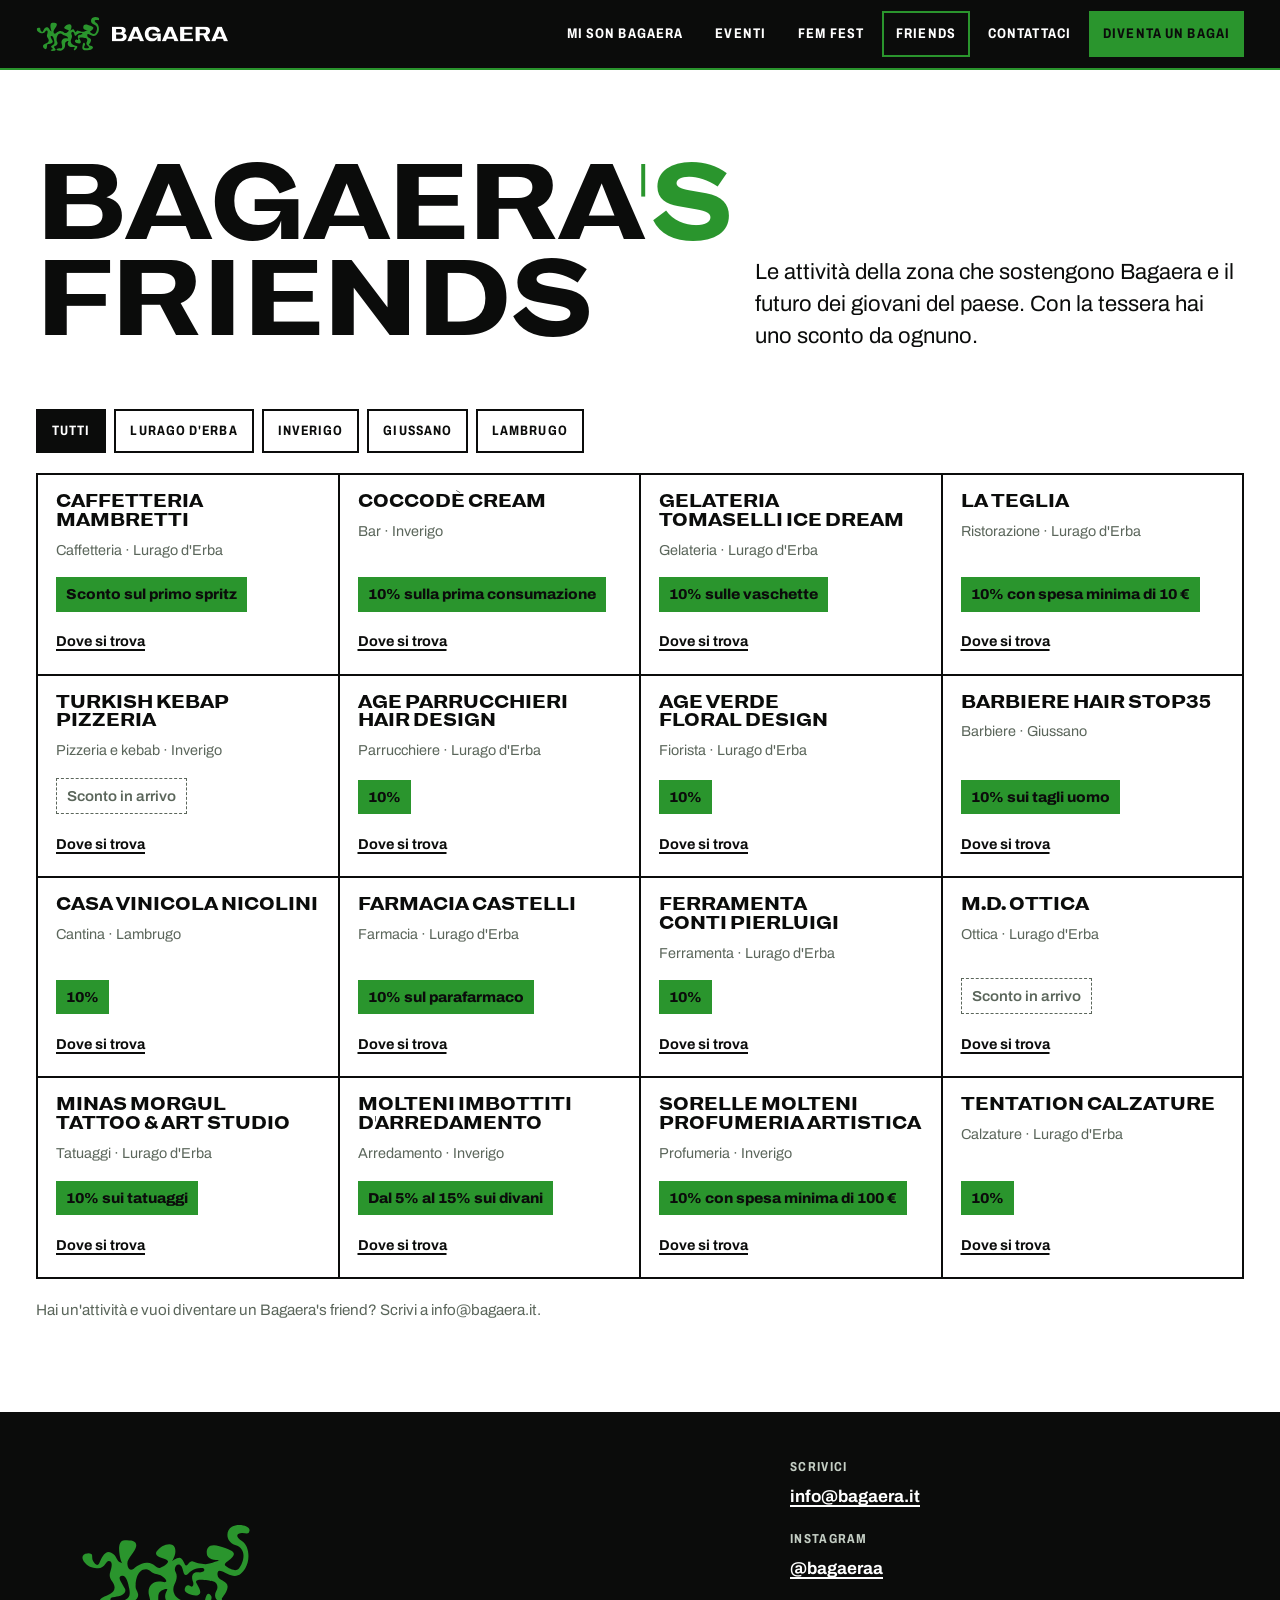
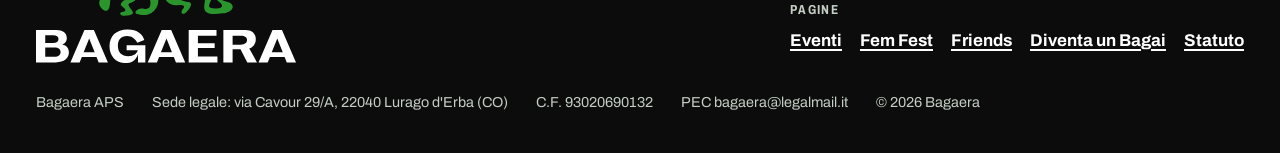
<file: friends.html>
<!doctype html>
<html lang="it">
<head>
<meta charset="utf-8">
<meta name="viewport" content="width=device-width, initial-scale=1, viewport-fit=cover">
<title>Bagaera's friends · Bagaera APS</title>
<meta name="description" content="Le attività della zona che sostengono Bagaera: sconti per i tesserati a Lurago d'Erba, Inverigo, Giussano e Lambrugo.">
<link rel="canonical" href="https://bagaera.it/friends.html">
<meta name="theme-color" content="#0b0c0b">
<meta property="og:type" content="website">
<meta property="og:locale" content="it_IT">
<meta property="og:site_name" content="Bagaera APS">
<meta property="og:title" content="Bagaera's friends · Bagaera APS">
<meta property="og:description" content="Le attività della zona che sostengono Bagaera: sconti per i tesserati a Lurago d'Erba, Inverigo, Giussano e Lambrugo.">
<meta property="og:url" content="https://bagaera.it/friends.html">
<meta property="og:image" content="https://bagaera.it/assets/img/og.jpg">
<meta property="og:image:width" content="1200">
<meta property="og:image:height" content="630">
<meta name="twitter:card" content="summary_large_image">
<link rel="icon" href="favicon.svg" type="image/svg+xml">
<link rel="apple-touch-icon" href="apple-touch-icon.png">
<link rel="preload" href="assets/font/lapi-bold.woff2" as="font" type="font/woff2" crossorigin>
<link rel="preload" href="assets/font/archivo-latin.woff2" as="font" type="font/woff2" crossorigin>
<link rel="stylesheet" href="assets/sito.css">
</head>
<body>
<svg width="0" height="0" style="position:absolute" aria-hidden="true" focusable="false">
  <defs>
    <symbol id="s-picto" viewBox="269.6 205.0 810.8 440.4"><path d="M457.42,452.1c-20.6,7.13,5.64,36.68,17.82,61.08,12.18,24.39-20.1,38.9-48.45,40.88-28.35,1.98-18.46,5.93-25.05,42.2-7.1,39.07-29.7,21.74-33.68,18.34-.55-.47-1.1-.92-1.66-1.38-19.49-15.99-22.26-44.2,1.06-55.86,23.74-11.87,59.34-21.1,58.02-50.11-1.32-29.01-32.34-36.92-21.44-72.53,10.89-35.6,10.89-54.06-6.25-55.38-6.9-.53-11.88,6.42-17.34,15-7.77,12.2-19.16,20.77-35.37,20.77-18.11,0-43.08-3.22-63.7-26.82-18.79-21.5-15.6-44.93,13.05-45.59,34.68-.8,15.1,17.06,27.35,38.64,6.81,12,20.94,26.93,29.21,9.21,9.23-19.78,27.03-66.59,58.02-51.43,30.99,15.16,21.48,39.42,48.72,49.17,15.24,5.45-2.97,10.25-9.55-50.96-1.55-14.44-4.91-58.21,27.08-58.21s58.01,1.98,55.22,28.35c-2.79,26.37-44.33,60-43.01,85.71,1.32,25.71,13.16,35.22,31.19,23.74,0,0,31.49-31.29,66.66-28.95,35.16,2.34,43.66,31.65,63,24.18,0,0,27.03-10.33,35.52-26.21,11.68-21.85-74.24-19.22-54.52-51.81,19.72-32.59,75.91-51.88,88.03-19.81,12.12,32.06-14.15,67.66-14.16,67.66,0,0,32.39-26.37,45.82-14.51,13.43,11.87,15.8,32.97,23.85,34.28,8.04,1.32,17.01-25.05,32.31-19.78,15.3,5.27,57.25,19.78,85.73,9.23,28.47-10.55,43.39-14.5,43.4-14.51,0,0-51.91-.32-59.35-23.46-6.93-21.56-2.2-63.57,59.35-45.11,61.56,18.46,81.34,28.91,64.19,50.72-17.14,21.81-52.75,32.35-31.65,46.86,0,0,42.17,33.08,61.94,10.24,17-19.63,47.96-94.13-18.43-114.42-46.02-14.06-47.47-68.25-15.82-87.53,31.65-19.28,89.67-4.79,85.71,17.63-3.96,22.43-15.82,11.79-36.92,12.49-21.1.7-38.24,13.89,0,38.94,38.24,25.05,39.38,94.49,17.14,130.55-17.3,28.06-36.92,46.15-69.89,35.6-32.97-10.55-65.93-42.2-65.93-5.27s60.66,27.69,47.47,71.21c-13.19,43.52-51.43,51.43-2.64,61.98s32.97,51.43-19.78,56.7c-52.75,5.27-94.53,7.91-88.8-39.56,5.73-47.47,14.58-66.32,30-50.11,22.44,23.58-34.89,58.8,12.33,65.21,48.18,6.54,53.53-15.17,31.07-29.61-22.48-14.46-26.79-34.28-14.92-55.38,11.87-21.1,2.31-43.17-16.65-46.64-18.96-3.47-96.67-19.29-79.57,9.72,17.1,29.01,25.81,48.79,8.93,56.7-16.88,7.91-59.39-3.96-65.17-19.78-5.78-15.82,10.71-35.6,25.54-23.74,14.84,11.87,18.52-10.21,12.72-22.91-5.8-12.7-8.96-46.98,26.91-43.03,35.86,3.96,32.58-19.88,21.03-21.1-41.35-4.38-65.24,20.65-72.47,29.75-2.3,2.9-5.81,4.68-9.5,4.54-13.94-.54-10.36-25.06-22.11-43.52-13.43-21.1-41.95,3.96-27.05,30.33,10.06,17.8,3.35,40.41-5.69,58.09-13.42,26.24-2.79,58.49,23.45,71.91,11.78,6.02,27.31,11.34,47.76,15.05,26.1,4.74-11.85,52.75-24.5,55.38-12.65,2.64-19-6.59-4.24-25.05,12.38-15.49-3.62-18.91-31.69-15.72-17.07,1.94-34.27-4.1-45.9-16.75-11.85-12.89-15.94-30.38-.19-58.52,4.27-7.63-33.24-1.32-41.16,19.78-7.91,21.1,9.23,54.06-25.05,84.39-34.28,30.33-63.3,15.82-81.09,13.19-17.8-2.64.66-30.33,33.62-25.05,32.97,5.27,39.26-14.58,25.47-64.44-11.6-41.93,19.63-77.62,64.24-66.02,41.34,10.75,9.16-31.48-24.32-37.01-33.67-5.55-34.25-24.77-54.68-24.77-47.16,0-50.08,68.07-50.05,72.2,0,.13,0,.26-.02.39-2.37,27.46,3.64,21.54,10.7,45.21,7.08,23.74-17.53,41.47-36.65,46.75-19.12,5.27-3.96,18.46,10.71,39.56,14.67,21.1-37.74,25.05-50.93,20.44-13.19-4.62-13.19-16.48,5.27-17.99,18.46-1.5,9.89-16.96-5.93-26.19-11.87-6.92-3.36-22.96,16.68-32.33,20.79-9.73,24.56-23.74,18.52-54.85-5.1-26.27-14.29-68.77-38.85-60.27Z"/></symbol>
    <symbol id="s-word" viewBox="44.2 711.6 1261.5 163.4"><path d="M44.23,714.98h98.68c29.98,0,50.8,13.65,50.8,39.16,0,15-7.16,24.84-22.15,30.21,21.26,4.92,32.22,18.12,32.22,38.49,0,29.09-22.38,48.78-64,48.78H44.23v-156.64ZM127.25,777.64c16.33,0,26.18-7.61,26.18-19.69s-9.18-18.35-26.18-18.35h-38.27v38.04h38.27ZM134.41,844.77c18.35,0,29.09-8.06,29.09-23.05s-10.29-22.83-29.09-22.83h-45.43v45.88h45.43ZM393.08,871.62h-44.76l-10.52-26.41h-71.38l-10.52,26.41h-44.76l68.03-156.64h45.87l68.03,156.64ZM328.86,822.84l-26.63-67.36-26.86,67.36h53.48ZM569.62,763.54l-34.01,12.98c-10.07-19.24-25.51-32.89-50.12-32.89-29.09,0-44.08,18.8-44.08,47.89,0,32,18.12,50.13,50.35,50.13,27.53,0,42.07-13.2,46.1-28.64h-53.93v-24.62h90.85v83.24h-35.81v-39.16c-9.4,29.09-29.76,42.52-59.3,42.52-46.77,0-78.77-33.34-78.77-82.12s30.88-81.23,87.94-81.23c47.66,0,73.62,23.27,80.78,51.91ZM768.09,871.62h-44.76l-10.52-26.41h-71.38l-10.52,26.41h-44.76l68.03-156.64h45.87l68.03,156.64ZM703.86,822.84l-26.63-67.36-26.86,67.36h53.48ZM924.49,871.62h-139.41v-156.64h134.94v26.85h-90.18v37.37h81.23v22.38h-81.23v42.07h94.66v27.97ZM1110.65,759.07c0,22.15-13.2,38.71-31.55,45.43l37.37,67.13h-46.99l-33.12-63.77h-38.27v63.77h-44.76v-156.64h106.52c29.98,0,50.79,15.89,50.79,44.08ZM1038.15,785.47c19.92,0,29.99-9.17,29.99-22.38s-9.62-21.26-29.99-21.26h-40.05v43.64h40.05ZM1305.77,871.62h-44.76l-10.52-26.41h-71.38l-10.52,26.41h-44.76l68.03-156.64h45.87l68.03,156.64ZM1241.55,822.84l-26.63-67.36-26.86,67.36h53.48Z"/></symbol>
    <symbol id="s-o1" viewBox="0 0 99.8 129.8"><path d="M49.2,129.6C42.4,128.7 39.7,125.8 39.8,119.3C39.8,114.4 41.4,105.1 42.8,102.5C44.2,99.6 46.3,99.5 48.2,102.3C49.9,104.5 49.8,106.7 48.2,110.9C46.4,115.7 46.2,116.4 46.2,117.4C46.1,120.0 48.0,121.2 53.3,121.7C62.8,122.7 66.4,117.9 59.9,112.8C53.7,107.8 52.5,103.3 55.7,96.0C57.5,91.8 57.6,88.9 56.1,86.0C54.9,83.5 53.4,82.5 50.0,81.7C41.1,79.8 33.1,79.3 30.7,80.5C29.3,81.1 28.7,82.1 28.9,83.2C29.0,83.6 30.0,85.7 31.0,87.8C34.8,95.5 35.3,99.0 33.0,101.1C31.6,102.3 30.5,102.6 27.6,102.6C22.2,102.5 16.0,99.8 14.5,96.7C13.1,93.9 14.1,89.9 16.7,88.3C18.1,87.5 19.2,87.6 20.9,88.8C21.8,89.3 22.7,89.8 23.1,89.8C25.1,89.7 25.9,86.1 24.6,82.3C23.0,77.3 23.4,72.9 25.7,70.7C27.1,69.3 27.5,69.1 31.8,69.1C36.2,69.1 37.4,68.8 38.7,67.7C40.4,66.1 39.9,63.5 37.7,62.8C36.3,62.4 32.5,62.6 30.0,63.2C25.9,64.3 21.6,67.1 18.7,70.6C17.2,72.5 16.5,73.0 15.3,73.0C13.7,73.0 12.8,71.6 11.8,67.7C9.8,59.3 8.2,57.1 2.7,54.8C0.7,53.9 0.0,53.2 0.0,52.0C-0.0,50.1 3.1,48.2 6.4,48.0L8.3,47.9L9.6,49.3C10.9,50.6 11.3,51.3 13.9,56.9C15.2,59.7 16.2,59.6 18.9,56.4C20.8,53.9 22.1,53.0 23.4,53.0C23.8,53.0 25.7,53.6 27.7,54.3C32.9,56.0 36.2,56.7 40.1,56.9C44.0,57.1 45.3,56.9 48.9,55.5C50.4,54.9 53.4,53.8 55.5,53.0L59.3,51.6L56.5,51.3C50.1,50.6 45.5,48.5 44.0,45.5C43.1,43.7 42.7,39.4 43.3,36.7C43.7,34.7 44.9,32.6 46.3,31.5C49.7,28.8 54.4,29.0 63.4,32.1C81.7,38.6 83.1,41.9 71.7,51.9C65.8,57.0 65.6,58.0 70.2,61.4C75.1,65.0 79.6,66.4 82.8,65.4C87.5,63.8 92.6,50.2 91.5,42.3C90.6,35.7 87.3,31.6 80.9,29.1C74.0,26.5 70.5,21.6 70.5,14.8C70.5,11.8 70.8,10.1 71.9,7.8C73.5,4.5 76.3,2.1 80.1,0.8C82.9,-0.1 89.0,-0.2 92.1,0.7C95.4,1.6 97.7,3.1 98.9,4.8C100.3,6.9 99.6,10.9 97.7,11.9C97.0,12.3 96.6,12.3 94.8,12.1C87.5,11.3 83.9,12.4 83.6,15.3C83.3,17.5 84.9,19.7 88.6,22.6C95.4,27.9 98.1,34.4 98.1,45.2C98.1,54.2 96.6,59.5 92.0,66.3C88.7,71.3 85.1,73.9 81.0,74.2C77.3,74.4 74.7,73.6 67.9,69.9C62.0,66.7 60.4,66.2 59.0,66.9C57.7,67.5 57.4,68.5 57.4,71.5C57.4,73.9 57.4,74.3 58.1,75.5C59.0,77.4 61.0,79.2 64.2,81.2C67.2,83.1 68.8,84.4 69.6,85.9C71.8,89.6 70.4,95.3 65.5,103.0C63.3,106.5 63.0,107.1 63.0,108.1C63.0,109.6 64.1,110.3 68.7,111.6C75.0,113.4 77.3,115.5 77.4,119.1C77.4,123.0 73.1,127.0 67.2,128.3C63.7,129.2 52.2,130.0 49.2,129.6Z"/></symbol>
    <symbol id="s-o2" viewBox="0 0 127.5 126.2"><path d="M62.2,126.0C59.3,125.6 57.5,124.5 57.1,122.7C56.8,121.3 58.3,120.0 60.7,119.5C64.1,118.9 64.8,118.4 64.8,116.8C64.8,115.1 63.4,113.2 60.4,110.8C57.8,108.8 57.5,107.5 58.8,104.8C59.6,103.1 61.8,101.0 64.6,99.4C72.1,95.0 73.0,90.9 69.9,75.7C67.2,62.7 63.2,57.3 58.2,59.8C55.0,61.4 55.6,64.4 61.0,74.3C64.6,81.1 65.1,82.3 64.9,84.5C64.7,87.7 62.7,90.1 58.6,92.1C55.7,93.5 53.5,94.1 49.3,94.6C42.7,95.4 42.5,95.6 42.0,102.6C41.7,106.9 40.9,111.2 40.3,113.2C38.3,118.8 34.2,119.3 29.5,114.4C25.3,109.9 24.2,104.2 26.6,99.7C27.7,97.5 29.1,96.5 34.8,93.6C45.0,88.5 47.7,85.8 48.5,80.4C49.0,77.1 48.0,73.9 44.8,68.6C40.7,61.8 40.5,59.7 42.5,51.4C44.0,45.1 44.3,42.6 44.2,40.0C44.0,36.8 42.8,35.0 40.6,34.6C38.7,34.2 37.2,35.4 35.0,39.0C31.2,45.2 28.2,47.0 21.7,46.7C13.5,46.3 7.0,42.7 2.6,36.2C-0.4,31.7 -0.9,27.0 1.4,24.2C2.9,22.5 6.7,21.5 10.2,22.0C13.8,22.5 14.4,23.3 14.7,28.2C15.0,32.2 15.5,34.2 17.0,36.5C19.7,40.8 22.3,42.1 24.1,40.2C24.6,39.7 25.4,38.1 26.1,36.3C29.1,29.1 31.3,25.2 34.0,22.5C37.1,19.4 39.8,18.8 43.4,20.6C46.7,22.2 48.9,24.7 51.3,29.4C54.0,34.5 55.4,36.1 58.9,37.6L60.3,38.2L59.9,37.7C58.6,35.6 57.1,30.2 56.2,24.1C55.5,19.2 55.4,10.3 56.1,7.7C56.9,4.3 58.6,1.8 60.7,0.7C61.8,0.1 62.0,0.1 66.9,0.1C73.9,0.1 77.0,0.9 79.3,2.9C80.8,4.3 81.3,5.5 81.4,7.9C81.7,12.0 80.5,14.8 74.4,24.3C68.6,33.5 67.5,36.7 68.3,41.8C69.5,49.7 73.6,51.2 79.3,45.9C83.0,42.5 87.9,39.5 92.0,38.2C93.6,37.7 94.4,37.6 97.5,37.6C102.8,37.6 104.9,38.5 110.4,42.9C113.8,45.6 114.9,46.1 116.9,46.0C122.5,45.7 125.3,46.9 126.9,50.4C128.9,54.7 125.4,56.8 116.4,56.8C110.9,56.7 107.7,55.5 103.1,51.6C100.2,49.1 99.0,48.5 97.0,48.3C87.4,47.4 80.8,58.5 80.7,75.5L80.6,79.9L81.4,81.8C84.2,88.4 84.7,90.3 84.3,93.1C83.5,97.9 79.4,102.3 73.4,104.6C70.9,105.6 70.5,105.9 70.0,106.7C69.3,108.0 70.1,109.7 73.8,115.3C76.7,119.6 77.1,120.5 76.4,122.1C75.3,124.8 68.2,126.7 62.2,126.0Z"/></symbol>
    <symbol id="s-o3" viewBox="0 0 122.2 129.8"><path d="M17.0,129.4C12.9,128.7 8.0,127.3 7.3,126.7C5.8,125.3 7.2,121.9 10.2,120.0C13.2,118.1 16.2,117.6 20.8,118.1C26.2,118.8 28.8,117.8 30.4,114.6C32.0,111.6 31.9,105.8 30.1,97.9C28.4,89.9 28.4,90.4 28.6,86.5C28.7,82.4 29.1,80.8 30.5,77.9C34.3,69.9 41.6,66.7 50.9,68.9C55.8,70.0 57.8,69.6 57.8,67.5C57.7,63.0 49.9,56.6 42.2,54.9C38.8,54.1 35.7,52.7 33.1,50.6C27.2,46.1 22.8,46.0 16.3,49.9C2.9,58.1 -2.7,58.0 1.2,49.6C3.2,45.5 6.3,42.0 10.8,39.0C20.7,32.5 29.7,32.2 37.5,38.3C42.9,42.4 43.4,42.8 44.7,43.2C46.3,43.6 47.1,43.5 49.5,42.4C55.8,39.3 61.1,34.0 60.6,31.2C60.3,29.4 58.6,28.2 51.8,25.6C41.9,21.7 39.5,19.3 41.2,14.8C43.9,7.7 54.1,0.5 61.9,0.1C69.3,-0.3 72.9,3.9 72.8,13.1C72.8,18.4 71.7,22.7 69.0,28.2C68.0,30.0 67.7,30.9 68.0,30.7C73.2,27.0 75.8,25.6 78.3,25.2C82.1,24.5 83.9,26.2 87.4,33.9C90.1,39.9 91.0,40.3 93.8,36.8C98.6,30.8 99.1,30.6 106.1,33.1C108.3,33.8 111.9,34.9 114.1,35.3C120.1,36.7 122.2,37.9 122.2,39.8C122.3,41.0 121.4,42.0 119.8,42.8C118.8,43.3 118.1,43.4 114.6,43.5C109.9,43.7 107.7,44.2 104.3,45.9C100.3,47.8 97.1,50.3 94.2,54.0C92.1,56.5 90.5,57.1 88.7,55.9C87.5,55.1 86.9,53.6 85.9,49.5C84.4,43.4 83.3,40.7 81.7,38.9C78.5,35.2 73.2,38.1 72.2,44.2C71.8,46.3 72.2,48.6 73.5,51.6C74.8,54.7 75.1,55.9 75.1,59.2C75.1,63.6 74.0,67.8 71.6,73.2C70.1,76.7 69.7,78.7 69.7,82.5C69.7,86.4 70.2,88.6 71.6,91.7C74.9,98.7 80.6,102.3 92.7,105.4C97.6,106.6 98.3,107.0 98.8,108.8C99.6,112.0 96.1,119.3 91.3,124.3C88.6,127.0 86.3,127.9 84.5,126.8C82.3,125.5 82.8,122.1 86.0,117.5C87.4,115.4 87.7,114.3 87.1,113.2C86.1,111.5 83.1,111.1 74.7,111.6C71.6,111.8 70.8,111.8 69.2,111.4C63.2,110.1 57.8,105.1 56.4,99.6C55.4,95.6 56.1,90.8 58.6,85.0C59.7,82.4 59.7,82.3 57.7,82.3C54.9,82.2 50.5,84.3 48.0,86.8C45.2,89.6 44.5,92.1 44.5,100.1C44.5,107.8 44.0,111.2 42.1,115.1C40.9,117.8 39.4,119.9 36.9,122.4C30.9,128.4 24.3,130.7 17.0,129.4Z"/></symbol>
  </defs>
</svg>
<header class="top" id="top">
  <div class="wrap">
    <a class="brand" href="index.html" aria-label="Bagaera, vai alla home">
      <svg class="picto" viewBox="0 0 810.8 440.4" aria-hidden="true"><use href="#s-picto"/></svg>
      <svg class="word" viewBox="0 0 1261.5 163.4" aria-hidden="true"><use href="#s-word"/></svg>
    </a>
    <button class="menu-btn" id="menu-btn" aria-expanded="false" aria-controls="nav">Menu</button>
    <nav class="nav" id="nav" aria-label="Pagine">
      <a href="chi-siamo.html">Mi son Bagaera</a>
      <a href="eventi.html">Eventi</a>
      <a href="fem-fest.html">Fem Fest</a>
      <a href="friends.html" aria-current="page">Friends</a>
      <a href="contatti.html">Contattaci</a>
      <a href="diventa-un-bagai.html" class="cta">Diventa un Bagai</a>
    </nav>
  </div>
</header>

<main id="inizio">
  <section class="band band--bianco" id="friends" aria-labelledby="friends-title">
    <div class="wrap">
      <div class="friends-head">
        <h1 id="friends-title">Bagaera<span class="apos">'s</span> friends</h1>
        <p class="lede">Le attività della zona che sostengono Bagaera e il futuro dei giovani del paese. Con la tessera hai uno sconto da ognuno.</p>
      </div>
      <div class="filters" role="group" aria-label="Filtra per paese" id="filters"></div>
      <ul class="friends" id="friends-list"></ul>
      <p class="friends-note">Hai un'attività e vuoi diventare un Bagaera's friend? Scrivi a info@bagaera.it.</p>
    </div>
  </section>
</main>

<footer class="foot">
  <div class="wrap">
    <div class="foot__top">
      <svg class="foot__logo" viewBox="44.2 205.0 1261.5 670.0" role="img" aria-label="Bagaera"><path class="p" d="M457.42,452.1c-20.6,7.13,5.64,36.68,17.82,61.08,12.18,24.39-20.1,38.9-48.45,40.88-28.35,1.98-18.46,5.93-25.05,42.2-7.1,39.07-29.7,21.74-33.68,18.34-.55-.47-1.1-.92-1.66-1.38-19.49-15.99-22.26-44.2,1.06-55.86,23.74-11.87,59.34-21.1,58.02-50.11-1.32-29.01-32.34-36.92-21.44-72.53,10.89-35.6,10.89-54.06-6.25-55.38-6.9-.53-11.88,6.42-17.34,15-7.77,12.2-19.16,20.77-35.37,20.77-18.11,0-43.08-3.22-63.7-26.82-18.79-21.5-15.6-44.93,13.05-45.59,34.68-.8,15.1,17.06,27.35,38.64,6.81,12,20.94,26.93,29.21,9.21,9.23-19.78,27.03-66.59,58.02-51.43,30.99,15.16,21.48,39.42,48.72,49.17,15.24,5.45-2.97,10.25-9.55-50.96-1.55-14.44-4.91-58.21,27.08-58.21s58.01,1.98,55.22,28.35c-2.79,26.37-44.33,60-43.01,85.71,1.32,25.71,13.16,35.22,31.19,23.74,0,0,31.49-31.29,66.66-28.95,35.16,2.34,43.66,31.65,63,24.18,0,0,27.03-10.33,35.52-26.21,11.68-21.85-74.24-19.22-54.52-51.81,19.72-32.59,75.91-51.88,88.03-19.81,12.12,32.06-14.15,67.66-14.16,67.66,0,0,32.39-26.37,45.82-14.51,13.43,11.87,15.8,32.97,23.85,34.28,8.04,1.32,17.01-25.05,32.31-19.78,15.3,5.27,57.25,19.78,85.73,9.23,28.47-10.55,43.39-14.5,43.4-14.51,0,0-51.91-.32-59.35-23.46-6.93-21.56-2.2-63.57,59.35-45.11,61.56,18.46,81.34,28.91,64.19,50.72-17.14,21.81-52.75,32.35-31.65,46.86,0,0,42.17,33.08,61.94,10.24,17-19.63,47.96-94.13-18.43-114.42-46.02-14.06-47.47-68.25-15.82-87.53,31.65-19.28,89.67-4.79,85.71,17.63-3.96,22.43-15.82,11.79-36.92,12.49-21.1.7-38.24,13.89,0,38.94,38.24,25.05,39.38,94.49,17.14,130.55-17.3,28.06-36.92,46.15-69.89,35.6-32.97-10.55-65.93-42.2-65.93-5.27s60.66,27.69,47.47,71.21c-13.19,43.52-51.43,51.43-2.64,61.98s32.97,51.43-19.78,56.7c-52.75,5.27-94.53,7.91-88.8-39.56,5.73-47.47,14.58-66.32,30-50.11,22.44,23.58-34.89,58.8,12.33,65.21,48.18,6.54,53.53-15.17,31.07-29.61-22.48-14.46-26.79-34.28-14.92-55.38,11.87-21.1,2.31-43.17-16.65-46.64-18.96-3.47-96.67-19.29-79.57,9.72,17.1,29.01,25.81,48.79,8.93,56.7-16.88,7.91-59.39-3.96-65.17-19.78-5.78-15.82,10.71-35.6,25.54-23.74,14.84,11.87,18.52-10.21,12.72-22.91-5.8-12.7-8.96-46.98,26.91-43.03,35.86,3.96,32.58-19.88,21.03-21.1-41.35-4.38-65.24,20.65-72.47,29.75-2.3,2.9-5.81,4.68-9.5,4.54-13.94-.54-10.36-25.06-22.11-43.52-13.43-21.1-41.95,3.96-27.05,30.33,10.06,17.8,3.35,40.41-5.69,58.09-13.42,26.24-2.79,58.49,23.45,71.91,11.78,6.02,27.31,11.34,47.76,15.05,26.1,4.74-11.85,52.75-24.5,55.38-12.65,2.64-19-6.59-4.24-25.05,12.38-15.49-3.62-18.91-31.69-15.72-17.07,1.94-34.27-4.1-45.9-16.75-11.85-12.89-15.94-30.38-.19-58.52,4.27-7.63-33.24-1.32-41.16,19.78-7.91,21.1,9.23,54.06-25.05,84.39-34.28,30.33-63.3,15.82-81.09,13.19-17.8-2.64.66-30.33,33.62-25.05,32.97,5.27,39.26-14.58,25.47-64.44-11.6-41.93,19.63-77.62,64.24-66.02,41.34,10.75,9.16-31.48-24.32-37.01-33.67-5.55-34.25-24.77-54.68-24.77-47.16,0-50.08,68.07-50.05,72.2,0,.13,0,.26-.02.39-2.37,27.46,3.64,21.54,10.7,45.21,7.08,23.74-17.53,41.47-36.65,46.75-19.12,5.27-3.96,18.46,10.71,39.56,14.67,21.1-37.74,25.05-50.93,20.44-13.19-4.62-13.19-16.48,5.27-17.99,18.46-1.5,9.89-16.96-5.93-26.19-11.87-6.92-3.36-22.96,16.68-32.33,20.79-9.73,24.56-23.74,18.52-54.85-5.1-26.27-14.29-68.77-38.85-60.27Z"/><path class="w" d="M44.23,714.98h98.68c29.98,0,50.8,13.65,50.8,39.16,0,15-7.16,24.84-22.15,30.21,21.26,4.92,32.22,18.12,32.22,38.49,0,29.09-22.38,48.78-64,48.78H44.23v-156.64ZM127.25,777.64c16.33,0,26.18-7.61,26.18-19.69s-9.18-18.35-26.18-18.35h-38.27v38.04h38.27ZM134.41,844.77c18.35,0,29.09-8.06,29.09-23.05s-10.29-22.83-29.09-22.83h-45.43v45.88h45.43ZM393.08,871.62h-44.76l-10.52-26.41h-71.38l-10.52,26.41h-44.76l68.03-156.64h45.87l68.03,156.64ZM328.86,822.84l-26.63-67.36-26.86,67.36h53.48ZM569.62,763.54l-34.01,12.98c-10.07-19.24-25.51-32.89-50.12-32.89-29.09,0-44.08,18.8-44.08,47.89,0,32,18.12,50.13,50.35,50.13,27.53,0,42.07-13.2,46.1-28.64h-53.93v-24.62h90.85v83.24h-35.81v-39.16c-9.4,29.09-29.76,42.52-59.3,42.52-46.77,0-78.77-33.34-78.77-82.12s30.88-81.23,87.94-81.23c47.66,0,73.62,23.27,80.78,51.91ZM768.09,871.62h-44.76l-10.52-26.41h-71.38l-10.52,26.41h-44.76l68.03-156.64h45.87l68.03,156.64ZM703.86,822.84l-26.63-67.36-26.86,67.36h53.48ZM924.49,871.62h-139.41v-156.64h134.94v26.85h-90.18v37.37h81.23v22.38h-81.23v42.07h94.66v27.97ZM1110.65,759.07c0,22.15-13.2,38.71-31.55,45.43l37.37,67.13h-46.99l-33.12-63.77h-38.27v63.77h-44.76v-156.64h106.52c29.98,0,50.79,15.89,50.79,44.08ZM1038.15,785.47c19.92,0,29.99-9.17,29.99-22.38s-9.62-21.26-29.99-21.26h-40.05v43.64h40.05ZM1305.77,871.62h-44.76l-10.52-26.41h-71.38l-10.52,26.41h-44.76l68.03-156.64h45.87l68.03,156.64ZM1241.55,822.84l-26.63-67.36-26.86,67.36h53.48Z"/></svg>
      <ul class="foot__links">
        <li><span class="label">Scrivici</span><a href="mailto:info@bagaera.it">info@bagaera.it</a></li>
        <li><span class="label">Instagram</span><a href="https://www.instagram.com/bagaeraa/" target="_blank" rel="noopener">@bagaeraa</a></li>
        <li><span class="label">Pagine</span><span class="foot__nav"><a href="eventi.html">Eventi</a><a href="fem-fest.html">Fem Fest</a><a href="friends.html">Friends</a><a href="diventa-un-bagai.html">Diventa un Bagai</a><a href="statuto.html">Statuto</a></span></li>
      </ul>
    </div>
    <div class="foot__meta">
      <span>Bagaera APS</span>
      <span>Sede legale: via Cavour 29/A, 22040 Lurago d'Erba (CO)</span>
      <span>C.F. 93020690132</span>
      <span>PEC bagaera@legalmail.it</span>
      <span>© <span id="anno">2026</span> Bagaera</span>
    </div>
  </div>
</footer>

<script src="assets/dati.js" defer></script>
<script src="assets/sito.js" defer></script>
</body>
</html>
</file>
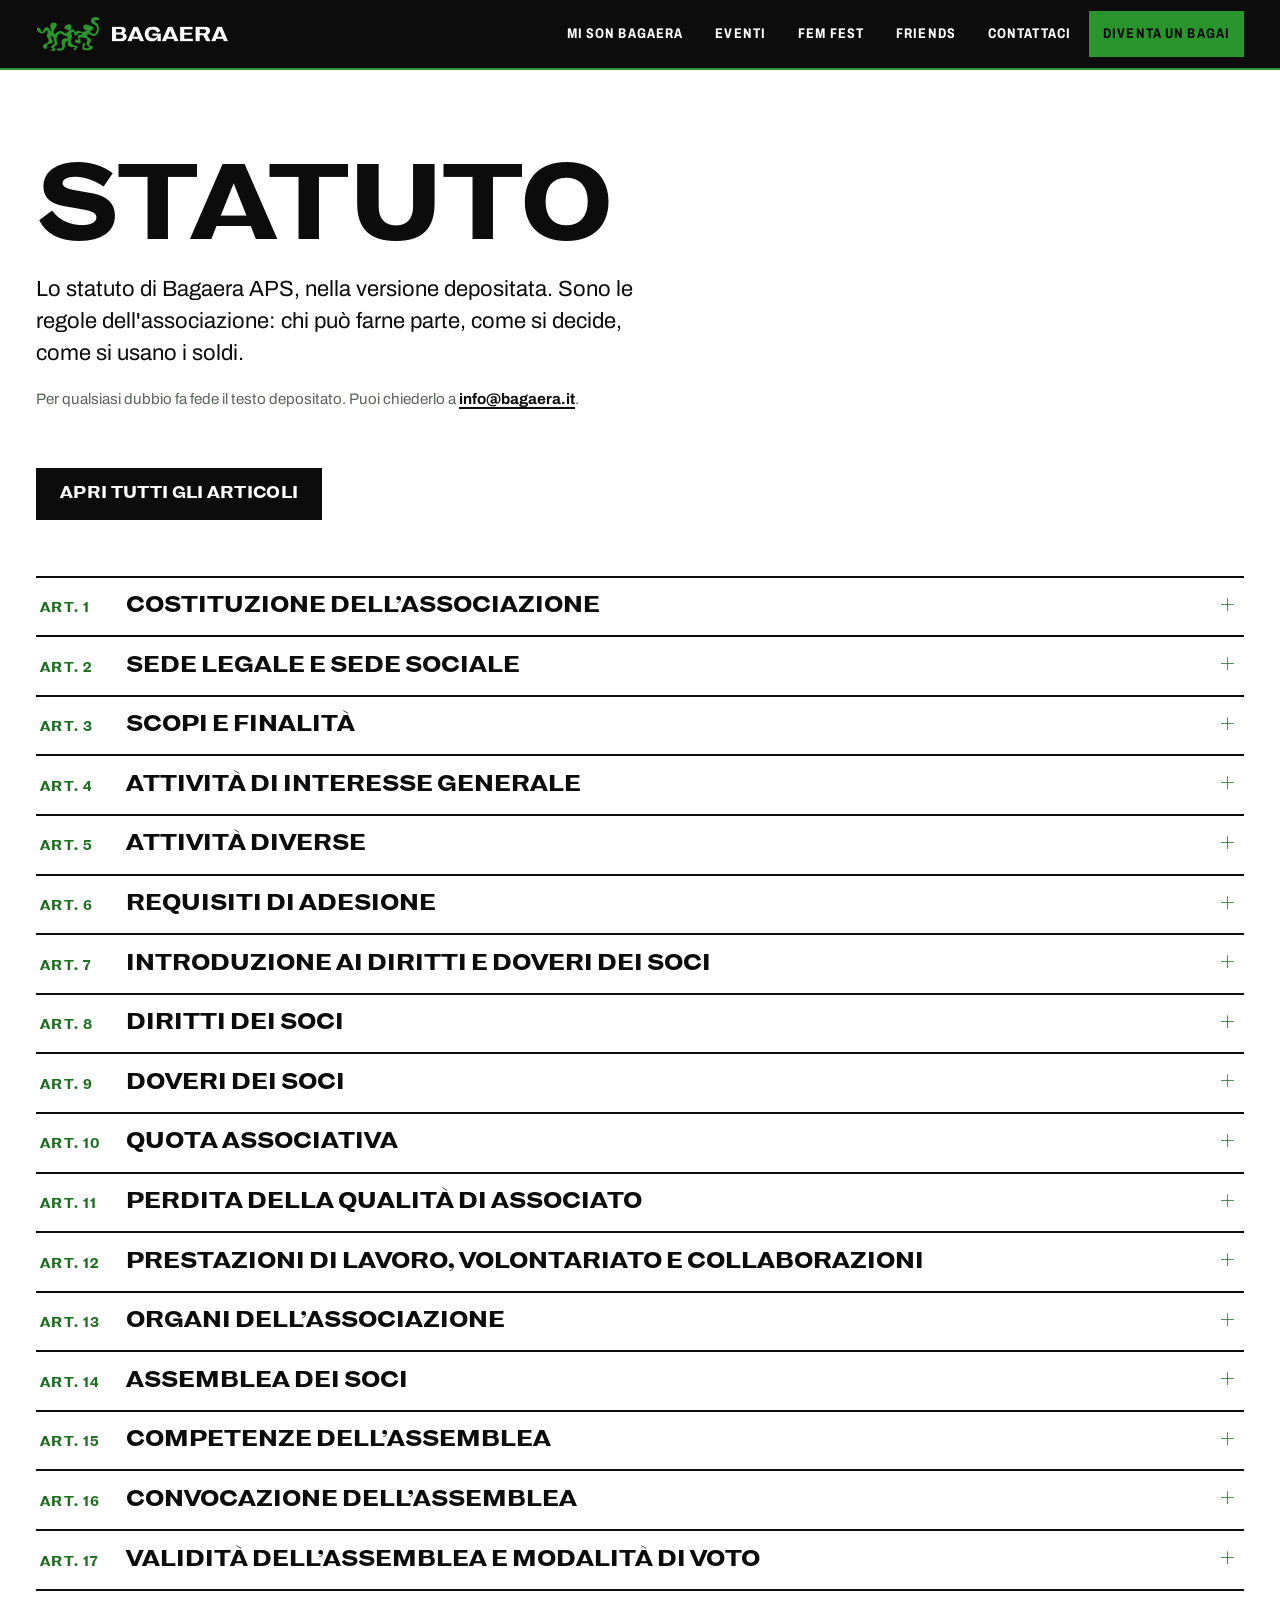
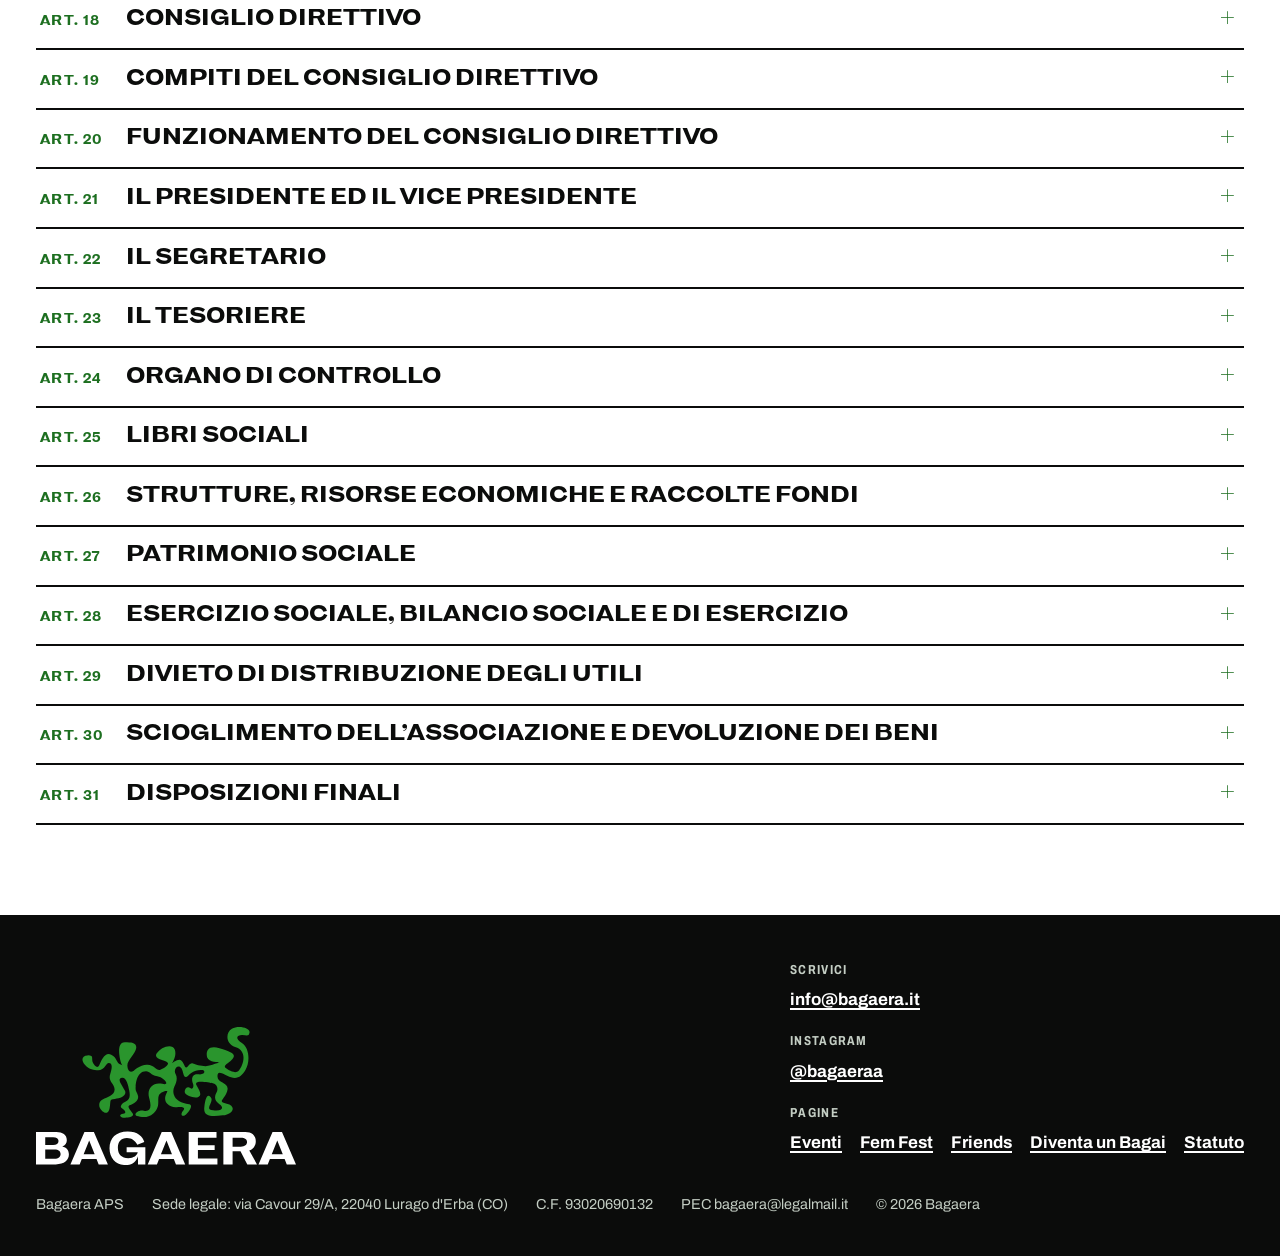
<file: statuto.html>
<!doctype html>
<html lang="it">
<head>
<meta charset="utf-8">
<meta name="viewport" content="width=device-width, initial-scale=1, viewport-fit=cover">
<title>Statuto · Bagaera APS</title>
<meta name="description" content="Lo statuto di Bagaera APS, associazione di promozione sociale di Lurago d'Erba: scopi, soci, assemblea, consiglio direttivo.">
<link rel="canonical" href="https://bagaera.it/statuto.html">
<meta name="theme-color" content="#0b0c0b">
<meta property="og:type" content="website">
<meta property="og:locale" content="it_IT">
<meta property="og:site_name" content="Bagaera APS">
<meta property="og:title" content="Statuto · Bagaera APS">
<meta property="og:description" content="Lo statuto di Bagaera APS, associazione di promozione sociale di Lurago d'Erba: scopi, soci, assemblea, consiglio direttivo.">
<meta property="og:url" content="https://bagaera.it/statuto.html">
<meta property="og:image" content="https://bagaera.it/assets/img/og.jpg">
<meta property="og:image:width" content="1200">
<meta property="og:image:height" content="630">
<meta name="twitter:card" content="summary_large_image">
<link rel="icon" href="favicon.svg" type="image/svg+xml">
<link rel="apple-touch-icon" href="apple-touch-icon.png">
<link rel="preload" href="assets/font/lapi-bold.woff2" as="font" type="font/woff2" crossorigin>
<link rel="preload" href="assets/font/archivo-latin.woff2" as="font" type="font/woff2" crossorigin>
<link rel="stylesheet" href="assets/sito.css">
</head>
<body>
<svg width="0" height="0" style="position:absolute" aria-hidden="true" focusable="false">
  <defs>
    <symbol id="s-picto" viewBox="269.6 205.0 810.8 440.4"><path d="M457.42,452.1c-20.6,7.13,5.64,36.68,17.82,61.08,12.18,24.39-20.1,38.9-48.45,40.88-28.35,1.98-18.46,5.93-25.05,42.2-7.1,39.07-29.7,21.74-33.68,18.34-.55-.47-1.1-.92-1.66-1.38-19.49-15.99-22.26-44.2,1.06-55.86,23.74-11.87,59.34-21.1,58.02-50.11-1.32-29.01-32.34-36.92-21.44-72.53,10.89-35.6,10.89-54.06-6.25-55.38-6.9-.53-11.88,6.42-17.34,15-7.77,12.2-19.16,20.77-35.37,20.77-18.11,0-43.08-3.22-63.7-26.82-18.79-21.5-15.6-44.93,13.05-45.59,34.68-.8,15.1,17.06,27.35,38.64,6.81,12,20.94,26.93,29.21,9.21,9.23-19.78,27.03-66.59,58.02-51.43,30.99,15.16,21.48,39.42,48.72,49.17,15.24,5.45-2.97,10.25-9.55-50.96-1.55-14.44-4.91-58.21,27.08-58.21s58.01,1.98,55.22,28.35c-2.79,26.37-44.33,60-43.01,85.71,1.32,25.71,13.16,35.22,31.19,23.74,0,0,31.49-31.29,66.66-28.95,35.16,2.34,43.66,31.65,63,24.18,0,0,27.03-10.33,35.52-26.21,11.68-21.85-74.24-19.22-54.52-51.81,19.72-32.59,75.91-51.88,88.03-19.81,12.12,32.06-14.15,67.66-14.16,67.66,0,0,32.39-26.37,45.82-14.51,13.43,11.87,15.8,32.97,23.85,34.28,8.04,1.32,17.01-25.05,32.31-19.78,15.3,5.27,57.25,19.78,85.73,9.23,28.47-10.55,43.39-14.5,43.4-14.51,0,0-51.91-.32-59.35-23.46-6.93-21.56-2.2-63.57,59.35-45.11,61.56,18.46,81.34,28.91,64.19,50.72-17.14,21.81-52.75,32.35-31.65,46.86,0,0,42.17,33.08,61.94,10.24,17-19.63,47.96-94.13-18.43-114.42-46.02-14.06-47.47-68.25-15.82-87.53,31.65-19.28,89.67-4.79,85.71,17.63-3.96,22.43-15.82,11.79-36.92,12.49-21.1.7-38.24,13.89,0,38.94,38.24,25.05,39.38,94.49,17.14,130.55-17.3,28.06-36.92,46.15-69.89,35.6-32.97-10.55-65.93-42.2-65.93-5.27s60.66,27.69,47.47,71.21c-13.19,43.52-51.43,51.43-2.64,61.98s32.97,51.43-19.78,56.7c-52.75,5.27-94.53,7.91-88.8-39.56,5.73-47.47,14.58-66.32,30-50.11,22.44,23.58-34.89,58.8,12.33,65.21,48.18,6.54,53.53-15.17,31.07-29.61-22.48-14.46-26.79-34.28-14.92-55.38,11.87-21.1,2.31-43.17-16.65-46.64-18.96-3.47-96.67-19.29-79.57,9.72,17.1,29.01,25.81,48.79,8.93,56.7-16.88,7.91-59.39-3.96-65.17-19.78-5.78-15.82,10.71-35.6,25.54-23.74,14.84,11.87,18.52-10.21,12.72-22.91-5.8-12.7-8.96-46.98,26.91-43.03,35.86,3.96,32.58-19.88,21.03-21.1-41.35-4.38-65.24,20.65-72.47,29.75-2.3,2.9-5.81,4.68-9.5,4.54-13.94-.54-10.36-25.06-22.11-43.52-13.43-21.1-41.95,3.96-27.05,30.33,10.06,17.8,3.35,40.41-5.69,58.09-13.42,26.24-2.79,58.49,23.45,71.91,11.78,6.02,27.31,11.34,47.76,15.05,26.1,4.74-11.85,52.75-24.5,55.38-12.65,2.64-19-6.59-4.24-25.05,12.38-15.49-3.62-18.91-31.69-15.72-17.07,1.94-34.27-4.1-45.9-16.75-11.85-12.89-15.94-30.38-.19-58.52,4.27-7.63-33.24-1.32-41.16,19.78-7.91,21.1,9.23,54.06-25.05,84.39-34.28,30.33-63.3,15.82-81.09,13.19-17.8-2.64.66-30.33,33.62-25.05,32.97,5.27,39.26-14.58,25.47-64.44-11.6-41.93,19.63-77.62,64.24-66.02,41.34,10.75,9.16-31.48-24.32-37.01-33.67-5.55-34.25-24.77-54.68-24.77-47.16,0-50.08,68.07-50.05,72.2,0,.13,0,.26-.02.39-2.37,27.46,3.64,21.54,10.7,45.21,7.08,23.74-17.53,41.47-36.65,46.75-19.12,5.27-3.96,18.46,10.71,39.56,14.67,21.1-37.74,25.05-50.93,20.44-13.19-4.62-13.19-16.48,5.27-17.99,18.46-1.5,9.89-16.96-5.93-26.19-11.87-6.92-3.36-22.96,16.68-32.33,20.79-9.73,24.56-23.74,18.52-54.85-5.1-26.27-14.29-68.77-38.85-60.27Z"/></symbol>
    <symbol id="s-word" viewBox="44.2 711.6 1261.5 163.4"><path d="M44.23,714.98h98.68c29.98,0,50.8,13.65,50.8,39.16,0,15-7.16,24.84-22.15,30.21,21.26,4.92,32.22,18.12,32.22,38.49,0,29.09-22.38,48.78-64,48.78H44.23v-156.64ZM127.25,777.64c16.33,0,26.18-7.61,26.18-19.69s-9.18-18.35-26.18-18.35h-38.27v38.04h38.27ZM134.41,844.77c18.35,0,29.09-8.06,29.09-23.05s-10.29-22.83-29.09-22.83h-45.43v45.88h45.43ZM393.08,871.62h-44.76l-10.52-26.41h-71.38l-10.52,26.41h-44.76l68.03-156.64h45.87l68.03,156.64ZM328.86,822.84l-26.63-67.36-26.86,67.36h53.48ZM569.62,763.54l-34.01,12.98c-10.07-19.24-25.51-32.89-50.12-32.89-29.09,0-44.08,18.8-44.08,47.89,0,32,18.12,50.13,50.35,50.13,27.53,0,42.07-13.2,46.1-28.64h-53.93v-24.62h90.85v83.24h-35.81v-39.16c-9.4,29.09-29.76,42.52-59.3,42.52-46.77,0-78.77-33.34-78.77-82.12s30.88-81.23,87.94-81.23c47.66,0,73.62,23.27,80.78,51.91ZM768.09,871.62h-44.76l-10.52-26.41h-71.38l-10.52,26.41h-44.76l68.03-156.64h45.87l68.03,156.64ZM703.86,822.84l-26.63-67.36-26.86,67.36h53.48ZM924.49,871.62h-139.41v-156.64h134.94v26.85h-90.18v37.37h81.23v22.38h-81.23v42.07h94.66v27.97ZM1110.65,759.07c0,22.15-13.2,38.71-31.55,45.43l37.37,67.13h-46.99l-33.12-63.77h-38.27v63.77h-44.76v-156.64h106.52c29.98,0,50.79,15.89,50.79,44.08ZM1038.15,785.47c19.92,0,29.99-9.17,29.99-22.38s-9.62-21.26-29.99-21.26h-40.05v43.64h40.05ZM1305.77,871.62h-44.76l-10.52-26.41h-71.38l-10.52,26.41h-44.76l68.03-156.64h45.87l68.03,156.64ZM1241.55,822.84l-26.63-67.36-26.86,67.36h53.48Z"/></symbol>
    <symbol id="s-o1" viewBox="0 0 99.8 129.8"><path d="M49.2,129.6C42.4,128.7 39.7,125.8 39.8,119.3C39.8,114.4 41.4,105.1 42.8,102.5C44.2,99.6 46.3,99.5 48.2,102.3C49.9,104.5 49.8,106.7 48.2,110.9C46.4,115.7 46.2,116.4 46.2,117.4C46.1,120.0 48.0,121.2 53.3,121.7C62.8,122.7 66.4,117.9 59.9,112.8C53.7,107.8 52.5,103.3 55.7,96.0C57.5,91.8 57.6,88.9 56.1,86.0C54.9,83.5 53.4,82.5 50.0,81.7C41.1,79.8 33.1,79.3 30.7,80.5C29.3,81.1 28.7,82.1 28.9,83.2C29.0,83.6 30.0,85.7 31.0,87.8C34.8,95.5 35.3,99.0 33.0,101.1C31.6,102.3 30.5,102.6 27.6,102.6C22.2,102.5 16.0,99.8 14.5,96.7C13.1,93.9 14.1,89.9 16.7,88.3C18.1,87.5 19.2,87.6 20.9,88.8C21.8,89.3 22.7,89.8 23.1,89.8C25.1,89.7 25.9,86.1 24.6,82.3C23.0,77.3 23.4,72.9 25.7,70.7C27.1,69.3 27.5,69.1 31.8,69.1C36.2,69.1 37.4,68.8 38.7,67.7C40.4,66.1 39.9,63.5 37.7,62.8C36.3,62.4 32.5,62.6 30.0,63.2C25.9,64.3 21.6,67.1 18.7,70.6C17.2,72.5 16.5,73.0 15.3,73.0C13.7,73.0 12.8,71.6 11.8,67.7C9.8,59.3 8.2,57.1 2.7,54.8C0.7,53.9 0.0,53.2 0.0,52.0C-0.0,50.1 3.1,48.2 6.4,48.0L8.3,47.9L9.6,49.3C10.9,50.6 11.3,51.3 13.9,56.9C15.2,59.7 16.2,59.6 18.9,56.4C20.8,53.9 22.1,53.0 23.4,53.0C23.8,53.0 25.7,53.6 27.7,54.3C32.9,56.0 36.2,56.7 40.1,56.9C44.0,57.1 45.3,56.9 48.9,55.5C50.4,54.9 53.4,53.8 55.5,53.0L59.3,51.6L56.5,51.3C50.1,50.6 45.5,48.5 44.0,45.5C43.1,43.7 42.7,39.4 43.3,36.7C43.7,34.7 44.9,32.6 46.3,31.5C49.7,28.8 54.4,29.0 63.4,32.1C81.7,38.6 83.1,41.9 71.7,51.9C65.8,57.0 65.6,58.0 70.2,61.4C75.1,65.0 79.6,66.4 82.8,65.4C87.5,63.8 92.6,50.2 91.5,42.3C90.6,35.7 87.3,31.6 80.9,29.1C74.0,26.5 70.5,21.6 70.5,14.8C70.5,11.8 70.8,10.1 71.9,7.8C73.5,4.5 76.3,2.1 80.1,0.8C82.9,-0.1 89.0,-0.2 92.1,0.7C95.4,1.6 97.7,3.1 98.9,4.8C100.3,6.9 99.6,10.9 97.7,11.9C97.0,12.3 96.6,12.3 94.8,12.1C87.5,11.3 83.9,12.4 83.6,15.3C83.3,17.5 84.9,19.7 88.6,22.6C95.4,27.9 98.1,34.4 98.1,45.2C98.1,54.2 96.6,59.5 92.0,66.3C88.7,71.3 85.1,73.9 81.0,74.2C77.3,74.4 74.7,73.6 67.9,69.9C62.0,66.7 60.4,66.2 59.0,66.9C57.7,67.5 57.4,68.5 57.4,71.5C57.4,73.9 57.4,74.3 58.1,75.5C59.0,77.4 61.0,79.2 64.2,81.2C67.2,83.1 68.8,84.4 69.6,85.9C71.8,89.6 70.4,95.3 65.5,103.0C63.3,106.5 63.0,107.1 63.0,108.1C63.0,109.6 64.1,110.3 68.7,111.6C75.0,113.4 77.3,115.5 77.4,119.1C77.4,123.0 73.1,127.0 67.2,128.3C63.7,129.2 52.2,130.0 49.2,129.6Z"/></symbol>
    <symbol id="s-o2" viewBox="0 0 127.5 126.2"><path d="M62.2,126.0C59.3,125.6 57.5,124.5 57.1,122.7C56.8,121.3 58.3,120.0 60.7,119.5C64.1,118.9 64.8,118.4 64.8,116.8C64.8,115.1 63.4,113.2 60.4,110.8C57.8,108.8 57.5,107.5 58.8,104.8C59.6,103.1 61.8,101.0 64.6,99.4C72.1,95.0 73.0,90.9 69.9,75.7C67.2,62.7 63.2,57.3 58.2,59.8C55.0,61.4 55.6,64.4 61.0,74.3C64.6,81.1 65.1,82.3 64.9,84.5C64.7,87.7 62.7,90.1 58.6,92.1C55.7,93.5 53.5,94.1 49.3,94.6C42.7,95.4 42.5,95.6 42.0,102.6C41.7,106.9 40.9,111.2 40.3,113.2C38.3,118.8 34.2,119.3 29.5,114.4C25.3,109.9 24.2,104.2 26.6,99.7C27.7,97.5 29.1,96.5 34.8,93.6C45.0,88.5 47.7,85.8 48.5,80.4C49.0,77.1 48.0,73.9 44.8,68.6C40.7,61.8 40.5,59.7 42.5,51.4C44.0,45.1 44.3,42.6 44.2,40.0C44.0,36.8 42.8,35.0 40.6,34.6C38.7,34.2 37.2,35.4 35.0,39.0C31.2,45.2 28.2,47.0 21.7,46.7C13.5,46.3 7.0,42.7 2.6,36.2C-0.4,31.7 -0.9,27.0 1.4,24.2C2.9,22.5 6.7,21.5 10.2,22.0C13.8,22.5 14.4,23.3 14.7,28.2C15.0,32.2 15.5,34.2 17.0,36.5C19.7,40.8 22.3,42.1 24.1,40.2C24.6,39.7 25.4,38.1 26.1,36.3C29.1,29.1 31.3,25.2 34.0,22.5C37.1,19.4 39.8,18.8 43.4,20.6C46.7,22.2 48.9,24.7 51.3,29.4C54.0,34.5 55.4,36.1 58.9,37.6L60.3,38.2L59.9,37.7C58.6,35.6 57.1,30.2 56.2,24.1C55.5,19.2 55.4,10.3 56.1,7.7C56.9,4.3 58.6,1.8 60.7,0.7C61.8,0.1 62.0,0.1 66.9,0.1C73.9,0.1 77.0,0.9 79.3,2.9C80.8,4.3 81.3,5.5 81.4,7.9C81.7,12.0 80.5,14.8 74.4,24.3C68.6,33.5 67.5,36.7 68.3,41.8C69.5,49.7 73.6,51.2 79.3,45.9C83.0,42.5 87.9,39.5 92.0,38.2C93.6,37.7 94.4,37.6 97.5,37.6C102.8,37.6 104.9,38.5 110.4,42.9C113.8,45.6 114.9,46.1 116.9,46.0C122.5,45.7 125.3,46.9 126.9,50.4C128.9,54.7 125.4,56.8 116.4,56.8C110.9,56.7 107.7,55.5 103.1,51.6C100.2,49.1 99.0,48.5 97.0,48.3C87.4,47.4 80.8,58.5 80.7,75.5L80.6,79.9L81.4,81.8C84.2,88.4 84.7,90.3 84.3,93.1C83.5,97.9 79.4,102.3 73.4,104.6C70.9,105.6 70.5,105.9 70.0,106.7C69.3,108.0 70.1,109.7 73.8,115.3C76.7,119.6 77.1,120.5 76.4,122.1C75.3,124.8 68.2,126.7 62.2,126.0Z"/></symbol>
    <symbol id="s-o3" viewBox="0 0 122.2 129.8"><path d="M17.0,129.4C12.9,128.7 8.0,127.3 7.3,126.7C5.8,125.3 7.2,121.9 10.2,120.0C13.2,118.1 16.2,117.6 20.8,118.1C26.2,118.8 28.8,117.8 30.4,114.6C32.0,111.6 31.9,105.8 30.1,97.9C28.4,89.9 28.4,90.4 28.6,86.5C28.7,82.4 29.1,80.8 30.5,77.9C34.3,69.9 41.6,66.7 50.9,68.9C55.8,70.0 57.8,69.6 57.8,67.5C57.7,63.0 49.9,56.6 42.2,54.9C38.8,54.1 35.7,52.7 33.1,50.6C27.2,46.1 22.8,46.0 16.3,49.9C2.9,58.1 -2.7,58.0 1.2,49.6C3.2,45.5 6.3,42.0 10.8,39.0C20.7,32.5 29.7,32.2 37.5,38.3C42.9,42.4 43.4,42.8 44.7,43.2C46.3,43.6 47.1,43.5 49.5,42.4C55.8,39.3 61.1,34.0 60.6,31.2C60.3,29.4 58.6,28.2 51.8,25.6C41.9,21.7 39.5,19.3 41.2,14.8C43.9,7.7 54.1,0.5 61.9,0.1C69.3,-0.3 72.9,3.9 72.8,13.1C72.8,18.4 71.7,22.7 69.0,28.2C68.0,30.0 67.7,30.9 68.0,30.7C73.2,27.0 75.8,25.6 78.3,25.2C82.1,24.5 83.9,26.2 87.4,33.9C90.1,39.9 91.0,40.3 93.8,36.8C98.6,30.8 99.1,30.6 106.1,33.1C108.3,33.8 111.9,34.9 114.1,35.3C120.1,36.7 122.2,37.9 122.2,39.8C122.3,41.0 121.4,42.0 119.8,42.8C118.8,43.3 118.1,43.4 114.6,43.5C109.9,43.7 107.7,44.2 104.3,45.9C100.3,47.8 97.1,50.3 94.2,54.0C92.1,56.5 90.5,57.1 88.7,55.9C87.5,55.1 86.9,53.6 85.9,49.5C84.4,43.4 83.3,40.7 81.7,38.9C78.5,35.2 73.2,38.1 72.2,44.2C71.8,46.3 72.2,48.6 73.5,51.6C74.8,54.7 75.1,55.9 75.1,59.2C75.1,63.6 74.0,67.8 71.6,73.2C70.1,76.7 69.7,78.7 69.7,82.5C69.7,86.4 70.2,88.6 71.6,91.7C74.9,98.7 80.6,102.3 92.7,105.4C97.6,106.6 98.3,107.0 98.8,108.8C99.6,112.0 96.1,119.3 91.3,124.3C88.6,127.0 86.3,127.9 84.5,126.8C82.3,125.5 82.8,122.1 86.0,117.5C87.4,115.4 87.7,114.3 87.1,113.2C86.1,111.5 83.1,111.1 74.7,111.6C71.6,111.8 70.8,111.8 69.2,111.4C63.2,110.1 57.8,105.1 56.4,99.6C55.4,95.6 56.1,90.8 58.6,85.0C59.7,82.4 59.7,82.3 57.7,82.3C54.9,82.2 50.5,84.3 48.0,86.8C45.2,89.6 44.5,92.1 44.5,100.1C44.5,107.8 44.0,111.2 42.1,115.1C40.9,117.8 39.4,119.9 36.9,122.4C30.9,128.4 24.3,130.7 17.0,129.4Z"/></symbol>
  </defs>
</svg>
<header class="top" id="top">
  <div class="wrap">
    <a class="brand" href="index.html" aria-label="Bagaera, vai alla home">
      <svg class="picto" viewBox="0 0 810.8 440.4" aria-hidden="true"><use href="#s-picto"/></svg>
      <svg class="word" viewBox="0 0 1261.5 163.4" aria-hidden="true"><use href="#s-word"/></svg>
    </a>
    <button class="menu-btn" id="menu-btn" aria-expanded="false" aria-controls="nav">Menu</button>
    <nav class="nav" id="nav" aria-label="Pagine">
      <a href="chi-siamo.html">Mi son Bagaera</a>
      <a href="eventi.html">Eventi</a>
      <a href="fem-fest.html">Fem Fest</a>
      <a href="friends.html">Friends</a>
      <a href="contatti.html">Contattaci</a>
      <a href="diventa-un-bagai.html" class="cta">Diventa un Bagai</a>
    </nav>
  </div>
</header>

<main id="inizio">
  <section class="band band--bianco" aria-labelledby="statuto-title">
    <div class="wrap st">
      <div class="st__head">
        <h1 id="statuto-title">Statuto</h1>
        <p class="lede">Lo statuto di Bagaera APS, nella versione depositata. Sono le regole dell'associazione: chi può farne parte, come si decide, come si usano i soldi.</p>
        <p class="st__note">Per qualsiasi dubbio fa fede il testo depositato. Puoi chiederlo a <a href="mailto:info@bagaera.it">info@bagaera.it</a>.</p>
      </div>
      <div class="st__tools"><button class="btn btn--nero" type="button" id="st-all" aria-pressed="false">Apri tutti gli articoli</button></div>
      <div class="st-list">
        <details class="st-art" id="art-1">
          <summary><h2><span class="label">Art. 1</span> <span>Costituzione dell’associazione</span></h2></summary>
          <ol>
            <li>È costituita, l’associazione denominata “Bagaera APS.” di seguito, in breve, “associazione”. L’associazione è un Ente del Terzo settore, è disciplinata dal presente statuto e agisce nei limiti del D.Lgs. 117/2017.</li>
            <li>La dizione associazione di Promozione Sociale e l’acronimo APS sono utilizzabili solo ed esclusivamente a seguito del riconoscimento e della conservazione della qualifica da parte dell’istituzione preposta.</li>
          </ol>
        </details>
        <details class="st-art" id="art-2">
          <summary><h2><span class="label">Art. 2</span> <span>Sede legale e sede sociale</span></h2></summary>
          <ol>
            <li>L’associazione ha la sua sede legale e la sede sociale nel comune di Lurago d’Erba (CO) e la sua durata è illimitata.</li>
            <li>Il trasferimento della sede legale e sede sociale non comporta modifica statutaria, se avviene all’interno dello stesso comune.</li>
            <li>È data facoltà al Consiglio Direttivo di cambiare la sede legale e sociale all’interno dello stesso comune, ove se ne ravvisi la necessità, previa deliberazione dell’Assemblea degli associati.</li>
            <li>L’associazione è tenuta a comunicare tempestivamente qualsiasi trasferimento di sede agli enti gestori di pubblici albi o registri nei quali è iscritta.</li>
          </ol>
        </details>
        <details class="st-art" id="art-3">
          <summary><h2><span class="label">Art. 3</span> <span>Scopi e finalità</span></h2></summary>
          <ol>
            <li>L’associazione non ha scopo di lucro e persegue finalità civiche, solidaristiche e di utilità sociale.</li>
            <li>È apartitica e apolitica.</li>
            <li>L’ordinamento interno dell’associazione è ispirato a criteri di democraticità, di eguaglianza dei diritti e delle pari opportunità di tutti gli associati, ne favorisce la partecipazione sociale senza limiti e senza discriminazioni di qualsiasi natura.</li>
            <li>L’associazione ha lo scopo di favorire la partecipazione attiva dei giovani nella comunità, promuovendo la formazione, l’aggregazione sociale e la cittadinanza attiva attraverso la gestione di attività culturali, educative e ricreative.</li>
            <li>L’associazione promuove la condivisione e la partecipazione a progetti comuni che favoriscano il senso di appartenenza alla comunità, insegnando il valore della collaborazione e rendendo ogni giovane protagonista del cambiamento sociale e culturale del territorio. Creando spazi di incontro e crescita personale - tramite laboratori, serate tematiche, eventi, iniziative di cittadinanza attiva e collaborazioni con realtà locali - i giovani hanno l’opportunità di sviluppare competenze, esprimere le proprie idee e costruire relazioni significative.</li>
            <li>L’associazione può aderire a confederazioni, enti ed organismi aventi scopi analoghi a quelli statutari, esistenti o da costruire.</li>
          </ol>
        </details>
        <details class="st-art" id="art-4">
          <summary><h2><span class="label">Art. 4</span> <span>Attività di interesse generale</span></h2></summary>
          <ol>
            <li>L’associazione, nel perseguire le finalità di cui sopra, svolge in via esclusiva o principale le attività individuate dall’art. 5 (attività di interesse generale) lettere del D. Lgs. 117/2017 e, nello specifico:
              <p>i) organizzazione e gestione di attività culturali, artistiche o ricreative di interesse sociale, incluse attività, anche editoriali, di promozione e diffusione della cultura e della pratica del volontariato e delle attività di interesse generale di cui al presente articolo;</p>
              <p>u) beneficenza, sostegno a distanza, cessione gratuita di alimenti o prodotti di cui alla legge 19 agosto 2016, n. 166, e successive modificazioni, o erogazione di denaro, beni o servizi a sostegno di persone svantaggiate o di attività di interesse generale.</p></li>
            <li>L’associazione realizza i propri scopi con le seguenti attività, che vengono elencate a titolo meramente esemplificativo e non esaustivo:
              <ol>
                <li>organizzare corsi e workshop su tematiche di interesse giovanile;</li>
                <li>organizzare incontri con esperti, professionisti e testimonial che possano ispirare e motivare i giovani;</li>
                <li>creare opportunità di volontariato e service learning, coinvolgendo i giovani in progetti di impatto sociale;</li>
                <li>promuovere iniziative di sensibilizzazione su tematiche sociali, ambientali e culturali attraverso eventi, campagne e incontri;</li>
                <li>facilitare la creazione di gruppi di lavoro su temi di interesse collettivo, come la sostenibilità ambientale, l’inclusione sociale o la digitalizzazione;</li>
                <li>creare e gestire spazi di aggregazione giovanile con sale studio, coworking, aree relax e spazi creativi;</li>
                <li>organizzare cineforum con dibattiti su tematiche di interesse giovanile e sociale;</li>
                <li>organizzare serate musicali e concerti per valorizzare talenti locali e favorire la scoperta di nuovi generi musicali;</li>
                <li>creare laboratori artistici (fotografia, pittura, street art, design) e mostre per esporre le opere dei giovani artisti;</li>
                <li>organizzare festival della creatività con esibizioni di giovani talenti in vari ambiti artistici;</li>
                <li>collaborare con scuole, università e istituzioni per promuovere il protagonismo giovanile;</li>
                <li>sviluppare partnership con associazioni, cooperative e aziende per creare opportunità di crescita e formazione;</li>
                <li>ogni altra iniziativa ritenuta idonea al raggiungimento degli scopi sociali nella propria realtà locale o dovunque se ne valuti opportuno l’intervento.</li>
              </ol>
            </li>
            <li>Le attività illustrate nel comma precedente sono svolte in favore dei propri Associati, di loro familiari o di terzi, avvalendosi in modo prevalente dell’attività di volontariato dei propri associati.</li>
          </ol>
        </details>
        <details class="st-art" id="art-5">
          <summary><h2><span class="label">Art. 5</span> <span>Attività diverse</span></h2></summary>
          <ol>
            <li>L’associazione può esercitare attività diverse da quelle di interesse generale, purché assumano carattere strumentale e secondario nel pieno rispetto di quanto stabilito dall’art. 6 D. Lgs. 117/2017 e relativi provvedimenti attuativi, anche mediante l’utilizzo di risorse volontarie e gratuite. L’organo deputato all’individuazione delle attività diverse che l’associazione potrà svolgere è il Consiglio Direttivo.</li>
          </ol>
        </details>
        <details class="st-art" id="art-6">
          <summary><h2><span class="label">Art. 6</span> <span>Requisiti di adesione</span></h2></summary>
          <ol>
            <li>Possono aderire all’associazione tutte le persone fisiche che, interessate alla realizzazione delle finalità istituzionali, ne condividono lo spirito e gli ideali e che facciano richiesta scritta al Consiglio Direttivo, dichiarando di voler partecipare attivamente alla vita associativa, di accettare, senza riserve, lo Statuto sociale, le finalità e il metodo dell’associazione e di recare il proprio contributo con continuità.</li>
            <li>Il numero degli associati è illimitato ma, in ogni caso, non può essere inferiore al minimo stabilito dal Codice del Terzo Settore.</li>
            <li>I soci sono suddivisi in fondatori e ordinari:
              <ol>
                <li>i soci fondatori sono tutti coloro che hanno partecipato alla sottoscrizione dell’atto costitutivo e dello statuto;</li>
                <li>i soci ordinari sono tutti coloro che, avendo presentato domanda ed impegnandosi a rispettare lo scopo sociale e a seguire le direttive dell&#x27;associazione, vengono ammessi a farne parte dal Consiglio Direttivo;</li>
              </ol>
            </li>
            <li>L’ammissione alla associazione è deliberata dal Consiglio Direttivo, comunicata all’interessato e annotata nel libro degli associati. In caso di rigetto della domanda, il Consiglio Direttivo deve motivare la deliberazione di rigetto e darne comunicazione all’interessato. Questi può, entro sessanta (60) giorni dalla comunicazione della deliberazione di rigetto, chiedere che sull’istanza si pronunci l’Assemblea in occasione della successiva convocazione.</li>
          </ol>
        </details>
        <details class="st-art" id="art-7">
          <summary><h2><span class="label">Art. 7</span> <span>Introduzione ai diritti e doveri dei Soci</span></h2></summary>
          <ol>
            <li>Fra tutti gli aderenti all’associazione esiste parità di diritti e doveri.</li>
            <li>È esclusa espressamente ogni limitazione al pieno esercizio dei diritti associativi in funzione della temporaneità della partecipazione alla vita associativa.</li>
            <li>Il genitore o chi ne fa le veci sottoscrive per conto del socio minorenne la domanda di adesione e rappresenta il minore a tutti gli effetti - acquisendone i diritti e i doveri - nei confronti dell’associazione e risponde per tutte le sue obbligazioni.</li>
          </ol>
        </details>
        <details class="st-art" id="art-8">
          <summary><h2><span class="label">Art. 8</span> <span>Diritti dei Soci</span></h2></summary>
          <ol>
            <li>Gli Associati hanno diritto di:
              <ol>
                <li>frequentare i locali e gli impianti dell’associazione, nel rispetto delle modalità stabilite nell’apposito regolamento;</li>
                <li>partecipare all’Assemblea;</li>
                <li>di esprimere il proprio voto direttamente o per delega e di presentare la propria candidatura agli organi sociali;</li>
                <li>conoscere i programmi con i quali l’associazione intende attuare gli scopi sociali;</li>
                <li>partecipare alle attività promosse dall’associazione;</li>
                <li>usufruire di tutti i servizi dell’associazione;</li>
                <li>esaminare i libri sociali obbligatori secondo quanto previsto dall’art. 25.</li>
              </ol>
            </li>
          </ol>
        </details>
        <details class="st-art" id="art-9">
          <summary><h2><span class="label">Art. 9</span> <span>Doveri dei soci</span></h2></summary>
          <ol>
            <li>Gli Associati hanno il dovere di:
              <ol>
                <li>difendere nel campo sociale e in quello civile il buon nome dell’associazione;</li>
                <li>osservare il presente Statuto e le delibere adottate dagli organi sociali,</li>
                <li>pagare la quota associativa;</li>
                <li>svolgere le attività preventivamente concordate;</li>
                <li>mantenere un comportamento conforme alle finalità dell’associazione.</li>
              </ol>
            </li>
          </ol>
        </details>
        <details class="st-art" id="art-10">
          <summary><h2><span class="label">Art. 10</span> <span>Quota associativa</span></h2></summary>
          <ol>
            <li>I soci sono chiamati a contribuire alle spese annuali dell’associazione con la quota associativa stabilita dal Consiglio direttivo ed eventuali contributi finalizzati allo svolgimento delle attività associative. Tali contributi non hanno carattere patrimoniale e sono deliberati dal Consiglio Direttivo.</li>
            <li>La quota associativa non è restituibile in caso di recesso, morte, esclusione o per qualsiasi altro motivo che porta alla perdita di qualità di Associato (Art 11 - Perdita della qualità di associato).</li>
            <li>La quota associativa non è trasferibile a nessun titolo e non è collegata alla titolarità 1 di azioni o quote di natura patrimoniale</li>
            <li>La quota associativa deve essere versata entro il 31 dicembre di ciascun esercizio ed è valida per la totalità dell’esercizio successivo a quello del versamento.</li>
          </ol>
        </details>
        <details class="st-art" id="art-11">
          <summary><h2><span class="label">Art. 11</span> <span>Perdita della qualità di associato</span></h2></summary>
          <ol>
            <li>La qualità di associato si perde per decesso, recesso o esclusione.</li>
            <li>L’associato può in ogni momento recedere senza oneri dall’associazione dandone comunicazione scritta al Consiglio Direttivo. Il recesso non comporta la restituzione della quota associativa o di altre somme eventualmente versate all’associazione. Le dimissioni diventano effettive nel momento in cui la comunicazione perviene al Consiglio Direttivo, ma permangono in capo all’associato le obbligazioni eventualmente assunte nei confronti dell’associazione.</li>
            <li>L’associato, che contravviene ai doveri stabiliti dallo statuto o alle decisioni deliberate dagli organi sociali, può essere escluso dall’associazione stessa.</li>
            <li>La perdita di qualifica di associato è deliberata dal Consiglio Direttivo.</li>
            <li>La delibera del Consiglio Direttivo che prevede l’esclusione dell’associato deve essere comunicata al soggetto interessato il quale, entro trenta (30) giorni da tale comunicazione, può ricorrere o all’Assemblea degli associati mediante raccomandata o posta elettronica certificata (PEC) inviata al Presidente dell’associazione.</li>
            <li>L’Assemblea delibera solo dopo aver ascoltato, con il metodo del contraddittorio, gli argomenti portati a sua difesa dall’interessato.</li>
          </ol>
        </details>
        <details class="st-art" id="art-12">
          <summary><h2><span class="label">Art. 12</span> <span>Prestazioni di lavoro, volontariato e collaborazioni</span></h2></summary>
          <ol>
            <li>L’associazione deve avvalersi di volontari nello svolgimento delle proprie attività. I volontari che svolgono attività di volontariato in modo non occasionale sono iscritti in un apposito registro.</li>
            <li>L’attività di volontariato è prestata in modo personale, spontaneo e gratuito, senza fine di lucro neppure indiretto ed esclusivamente per fini di solidarietà.</li>
            <li>Le prestazioni fornite dai volontari sono a titolo gratuito e non possono essere retribuite neppure dal beneficiario. Ai volontari possono essere rimborsate soltanto le spese effettivamente sostenute e documentate per le attività prestate, nei limiti e alle condizioni definite con apposita delibera dal Consiglio Direttivo. Le attività dei volontari sono incompatibili con qualsiasi forma di lavoro subordinato e autonomo e con ogni altro rapporto di contenuto patrimoniale con l&#x27;associazione.</li>
            <li>Tutti i volontari che prestano attività di volontariato devono essere assicurati per malattia e infortunio connessi allo svolgimento dell’attività di volontariato, nonché per la responsabilità civile verso i terzi.</li>
            <li>L’associazione, ove lo ritenga opportuno e previa delibera del Consiglio Direttivo, può assicurarsi per i danni derivanti da propria responsabilità contrattuale ed extracontrattuale.</li>
            <li>L’associazione può avvalersi di lavoratori dipendenti o di prestazioni di lavoro autonomo o di altra natura, anche dei propri associati, quando ciò è ritenuto necessario allo svolgimento delle attività di interesse generale e al perseguimento delle proprie finalità. Il numero dei lavoratori impiegati rientrerà nei limiti di cui all’articolo 36 del d.Lgs 3 Luglio 2017 n.117.</li>
          </ol>
        </details>
        <details class="st-art" id="art-13">
          <summary><h2><span class="label">Art. 13</span> <span>Organi dell’associazione</span></h2></summary>
          <ol>
            <li>Sono organi dell’associazione:
              <ol>
                <li>l’Assemblea dei Soci;</li>
                <li>il Consiglio Direttivo;</li>
                <li>il Presidente.</li>
                <li>l’Organo di Controllo, nei casi previsti dalla legge;</li>
              </ol>
            </li>
            <li>Gli organi sociali e l’Organo di Controllo hanno la durata di due (2) esercizi e i loro componenti possono essere riconfermati.</li>
            <li>Fatta eccezione per l’Organo di Controllo, i componenti degli organi sociali non percepiscono alcun compenso. Ad essi possono, tuttavia, essere rimborsate le spese effettivamente sostenute e documentate per l&#x27;attività prestata ai fini dello svolgimento della loro funzione.</li>
          </ol>
        </details>
        <details class="st-art" id="art-14">
          <summary><h2><span class="label">Art. 14</span> <span>Assemblea dei Soci</span></h2></summary>
          <ol>
            <li>L’associazione è dotata di un ordinamento democratico che garantisce la partecipazione, il pluralismo e l’uguaglianza dei soci.</li>
            <li>L’Assemblea è l&#x27;organo sovrano dell&#x27;associazione ed è composta da tutti gli associati. Essa è il luogo fondamentale di confronto, atto ad assicurare una corretta gestione dell’associazione. Ogni socio ha diritto ad esprimere un voto.</li>
            <li>L’Assemblea è presieduta dal Presidente dell’associazione o, nel caso di sua impossibilità, dal Vice Presidente. In caso di assenza di entrambi l’Assemblea elegge tra i suoi membri un Presidente per lo svolgimento dell’assemblea stessa.</li>
            <li>Qualora non fosse presente il Segretario dell’associazione, il Presidente dell’assemblea nomina un Segretario pro tempore con il compito di redigere verbale dell’Assemblea stessa.</li>
            <li>I soci possono farsi rappresentare in Assemblea solo da altri soci, conferendo loro delega scritta. Ciascun associato può rappresentare fino ad un massimo di tre associati.</li>
            <li>Non può essere conferita la delega ad un componente del Consiglio Direttivo o di altro organo sociale.</li>
            <li>Possono prendere parte all’Assemblea tutti gli Associati che non siano stati esclusi dall’associazione o che non si siano avvalsi della possibilità di recesso dalla loro posizione di associato.</li>
            <li>Sono ammessi al voto gli associati che hanno acquisito tale qualifica da almeno tre (3) mesi.</li>
          </ol>
        </details>
        <details class="st-art" id="art-15">
          <summary><h2><span class="label">Art. 15</span> <span>Competenze dell’Assemblea</span></h2></summary>
          <ol>
            <li>L’Assemblea ordinaria ha il compito di:
              <ol>
                <li>eleggere e revocare i componenti del Consiglio Direttivo scegliendoli tra i propri associati;</li>
                <li>eleggere e revocare, quando previsto dalla legge, i componenti dell’Organo di Controllo e/o il soggetto incaricato della revisione legale dei conti;</li>
                <li>approvare il programma di attività e il preventivo economico per l’anno successivo;</li>
                <li>approvare il bilancio consuntivo e la relazione sulle attività svolte;</li>
                <li>deliberare in merito alla responsabilità dei componenti del Consiglio Direttivo ed a conseguenti azioni di responsabilità nei loro confronti in caso di danni, di qualunque tipo, derivanti da loro comportamenti contrari allo statuto o alla legge;</li>
                <li>deliberare, quando richiesto e, in ultima istanza, sui provvedimenti di rigetto della domanda di adesione all&#x27;associazione e di esclusione degli associati, garantendo ad esso la più ampia garanzia di contraddittorio;</li>
                <li>ratificare i provvedimenti di competenza dell’Assemblea adottati dal Consiglio Direttivo per motivi di urgenza;</li>
                <li>approvare eventuali regolamenti interno predisposti dal Consiglio Direttivo;</li>
                <li>deliberare sugli altri oggetti attribuiti dalla legge, dall’atto costitutivo o dallo statuto alla sua competenza.</li>
              </ol>
            </li>
            <li>L’Assemblea straordinaria ha il compito di:
              <ol>
                <li>deliberare sulle modificazioni dello statuto;</li>
                <li>deliberare lo scioglimento, la trasformazione, la fusione o la scissione dell’associazione;</li>
                <li>deliberare sugli altri oggetti attribuiti dalla legge, dall’atto costitutivo o dallo statuto alla sua competenza.</li>
              </ol>
            </li>
          </ol>
        </details>
        <details class="st-art" id="art-16">
          <summary><h2><span class="label">Art. 16</span> <span>Convocazione dell’Assemblea</span></h2></summary>
          <ol>
            <li>L’Assemblea è convocata dal Presidente dell’associazione in via ordinaria, almeno una volta all’anno, e comunque ogni qualvolta si renda necessaria per le esigenze dell’associazione.</li>
            <li>L’Assemblea si riunisce, altresì, su convocazione del Presidente o su richiesta motivata e firmata da almeno un decimo (1/10) degli associati, oppure da almeno un terzo (1/3) dei componenti del Consiglio Direttivo.</li>
            <li>L’Assemblea è convocata, almeno 7 giorni prima della riunione, mediante comunicazione scritta dell’avviso di convocazione inviata tramite lettera, oppure tramite mezzo - anche elettronico - che accerti la ricezione della comunicazione da parte dei destinatari, e mediante affissione, nello stesso termine, presso la sede dell’associazione. L’avviso di convocazione deve contenere l’indicazione dell’ordine del giorno, della modalità, del luogo, dell’ora e della data dell’adunanza.</li>
          </ol>
        </details>
        <details class="st-art" id="art-17">
          <summary><h2><span class="label">Art. 17</span> <span>Validità dell’Assemblea e modalità di voto</span></h2></summary>
          <ol>
            <li>L’Assemblea ordinaria è regolarmente costituita, in prima convocazione, con la presenza della metà più uno degli associati presenti in proprio o per delega e, in seconda convocazione, qualunque sia il numero degli associati presenti in proprio o per delega.</li>
            <li>L’Assemblea ordinaria delibera validamente con il voto favorevole della maggioranza degli associati presenti.</li>
            <li>L’Assemblea straordinaria è convocata per deliberare in merito alla modifica dello Statuto o allo scioglimento e liquidazione dell’associazione.</li>
            <li>Fatto salvo quanto previsto dal comma successivo, l’Assemblea straordinaria delibera con la presenza della maggioranza assoluta dei soci, in proprio o per delega, iscritti nell’apposito libro dei soci e il voto favorevole dei due terzi (⅔) dei presenti.</li>
            <li>In caso di scioglimento, l’Assemblea straordinaria delibera con il voto favorevole di almeno i tre quarti (¾) dei soci, in proprio o per delega, iscritti nell’apposito libro dei soci.</li>
            <li>L’Assemblea può tenersi per audio e/o videoconferenza, a condizione che siano rispettati il metodo collegiale, i principi di buona fede e di parità di trattamento dei soci e che sia consentito di accertare l’identità e legittimazione degli intervenuti, di verbalizzare correttamente gli interventi e di discutere e votare simultaneamente sugli argomenti all’ordine del giorno.</li>
            <li>I componenti del Consiglio Direttivo non hanno diritto di voto nelle deliberazioni di approvazione del bilancio preventivo e consuntivo e della relazione sull’attività svolta e in quelle che riguardano la loro responsabilità.</li>
            <li>Gli associati che abbiano un interesse in conflitto con quello dell&#x27;associazione, devono astenersi dalle relative deliberazioni.</li>
            <li>I voti sono palesi tranne quando riguardino persone, nel qual caso si potrà procedere - previa decisione a maggioranza dei presenti - a votazione segreta. Per quanto riguarda l&#x27;elezione delle cariche sociali, saranno invece condotte come specificato dal regolamento apposito.</li>
            <li>È possibile prevedere il voto per corrispondenza o in via elettronica a condizione che sia consentito di accertare l’identità e la legittimazione dei votanti.</li>
            <li>Di ogni riunione dell’Assemblea viene redatto un verbale che, sottoscritto dal Presidente e dal Segretario, è conservato presso la sede dell’associazione per la libera visione di tutti i soci e trascritto nel libro delle Assemblee dei soci. Le decisioni dell’Assemblea sono impegnative per tutti i soci.</li>
          </ol>
        </details>
        <details class="st-art" id="art-18">
          <summary><h2><span class="label">Art. 18</span> <span>Consiglio Direttivo</span></h2></summary>
          <ol>
            <li>Il Consiglio Direttivo è l’organo di governo e di amministrazione dell’associazione. Il potere di rappresentanza attribuito agli amministratori è generale. Le limitazioni del potere di rappresentanza non sono opponibili ai terzi se non sono iscritte nel Registro unico nazionale del Terzo settore o se non si prova che i terzi ne erano a conoscenza.</li>
            <li>Esso opera in attuazione degli indirizzi statutari nonché delle volontà e degli indirizzi generali dell’Assemblea alla quale risponde direttamente e dalla quale può essere revocato.</li>
            <li>Il Consiglio Direttivo è formato da un minimo di tre (3) ad un massimo di sette (7) componenti, eletti dall’Assemblea tra gli associati. Il Consiglio Direttivo elegge tra i suoi componenti il Presidente, il Vice Presidente, il Tesoriere e il Segretario</li>
            <li>Non può essere nominato consigliere, e se nominato decade dal suo ufficio, l&#x27;interdetto, l&#x27;inabilitato, il fallito, o chi è stato condannato ad una pena che importa l&#x27;interdizione, anche temporanea, dai pubblici uffici o l&#x27;incapacità ad esercitare uffici direttivi.</li>
            <li>I componenti del Consiglio Direttivo svolgono la loro attività gratuitamente, rimangono in carica per la durata di due (2) esercizi e possono essere rieletti.</li>
          </ol>
        </details>
        <details class="st-art" id="art-19">
          <summary><h2><span class="label">Art. 19</span> <span>Compiti del Consiglio Direttivo</span></h2></summary>
          <ol>
            <li>Il Consiglio Direttivo è investito dei più ampi poteri per la gestione dell’associazione, i suoi compiti sono nello specifico:
              <ol>
                <li>compiere tutti gli atti di ordinaria e straordinaria amministrazione ad eccezione di quelli che la legge o lo statuto riservano all’Assemblea;</li>
                <li>deliberare in merito alle limitazioni del potere di rappresentanza dei consiglieri;</li>
                <li>amministrare, curando la realizzazione delle attività sociali e disponendo delle risorse economiche;</li>
                <li>predisporre l’eventuale regolamento interno per la disciplina del funzionamento e delle attività dell’associazione da sottoporre all’approvazione dell’Assemblea;</li>
                <li>predisporre e sottoporre all’approvazione dell’Assemblea il preventivo economico ed il programma di attività;</li>
                <li>proporre, all’interno della bozza del bilancio preventivo, l’ammontare della quota associativa annuale;</li>
                <li>predisporre e sottoporre all’approvazione dell’Assemblea il bilancio consuntivo nonché la relazione sulle attività svolte;</li>
                <li>determinare il programma di lavoro in base alle linee di indirizzo contenute nel programma generale approvato dall’Assemblea, promuovendo e coordinando l’attività e autorizzando la spesa;</li>
                <li>adempiere alla tenuta e alla conservazione delle scritture contabili;</li>
                <li>accogliere o respingere le domande degli aspiranti soci;</li>
                <li>deliberare in merito all’esclusione di soci;</li>
                <li>proporre all’Assemblea ordinaria i provvedimenti disciplinari e di esclusione dei soci;</li>
                <li>eleggere il Presidente e il Vice Presidente;</li>
                <li>nominare il Segretario e il Tesoriere;</li>
                <li>ratificare, nella prima seduta successiva, i provvedimenti di competenza del Consiglio adottati dal Presidente per motivi di necessità e di urgenza;</li>
                <li>assumere il personale strettamente necessario per la continuità della gestione non assicurata dai soci comunque nei limiti consentiti dalle disponibilità previste dal bilancio;</li>
                <li>istituire gruppi a sezioni di lavoro i cui coordinatori possono essere invitati a partecipare alle riunioni del Consiglio e alle Assemblee;</li>
                <li>nominare, all’occorrenza, secondo le dimensioni assunte dall’associazione, il Direttore deliberandone i relativi poteri;</li>
                <li>delegare compiti e funzioni ad uno o più componenti del Consiglio stesso;</li>
                <li>assumere ogni altra competenza non espressamente prevista nello statuto necessaria al buon funzionamento dell’associazione e che non sia riservata dallo statuto o dalla legge, all’Assemblea o ad altro organo sociale.</li>
              </ol>
            </li>
          </ol>
        </details>
        <details class="st-art" id="art-20">
          <summary><h2><span class="label">Art. 20</span> <span>Funzionamento del Consiglio Direttivo</span></h2></summary>
          <ol>
            <li>Il Consiglio Direttivo è validamente costituito quando è presente la maggioranza dei componenti. Essi possono essere dichiarati decaduti, con apposita delibera assunta a maggioranza dal consiglio stesso, qualora si siano resi assenti ingiustificati alle riunioni del Consiglio Direttivo per tre (3) volte consecutive. Il Consiglio Direttivo può essere revocato dall’Assemblea con delibera motivata assunta con la maggioranza dei due terzi (⅔) degli associati.</li>
            <li>Il Consiglio Direttivo provvede alla sostituzione dei componenti decaduti o dimessi attraverso la nomina del primo tra i non eletti, e degli eventuali successivi secondo l’ordine delle preferenze ricevute, e, se non è possibile, il Presidente convoca Assemblea per la nomina dei nuovi componenti. I componenti così nominati scadono con gli altri componenti.</li>
            <li>Il Consiglio Direttivo decade qualora la maggioranza dei suoi componenti sia dimissionaria. Il Presidente convoca con urgenza l’Assemblea per la nomina dei nuovi componenti.</li>
            <li>Il Consiglio Direttivo è convocato, almeno sette (7) giorni prima della riunione, mediante comunicazione scritta inviata tramite lettera, oppure inoltrata tramite mezzo elettronico che accerti la ricezione della comunicazione da parte dei destinatari. In caso di urgenza la convocazione potrà essere inoltrata almeno due (2) giorni prima della data prevista per la riunione.</li>
            <li>Il Consiglio Direttivo si riunisce, su convocazione del Presidente, almeno quattro (4) volte l’anno o quando ne faccia richiesta almeno un terzo (⅓) dei componenti. In tale seconda ipotesi la riunione deve avvenire entro venti (20) giorni dal ricevimento della richiesta.</li>
            <li>Le riunioni del Consiglio Direttivo si ritengono valide anche senza convocazione qualora siano presenti nel medesimo momento tutti i consiglieri e tutti i presenti concordano sulla validazione del momento.</li>
            <li>Alle riunioni possono essere invitati a partecipare esperti esterni e rappresentanti di eventuali sezioni interne di lavoro senza diritto di voto.</li>
            <li>Il Consiglio Direttivo può tenersi per audio e/o videoconferenza, a condizione che sia consentito di accertare l’identità e legittimazione degli intervenuti, di verbalizzare correttamente gli interventi e di discutere e votare simultaneamente sugli argomenti all’ordine del giorno.</li>
            <li>Le deliberazioni sono assunte a maggioranza dei presenti. In caso di parità prevale il voto del Presidente.</li>
            <li>Di ogni riunione del Consiglio Direttivo deve essere redatto il relativo verbale, sottoscritto dal Presidente e dal Segretario e trascritto nel libro delle riunioni del Consiglio Direttivo.</li>
          </ol>
        </details>
        <details class="st-art" id="art-21">
          <summary><h2><span class="label">Art. 21</span> <span>Il Presidente ed il Vice Presidente</span></h2></summary>
          <ol>
            <li>Il Presidente è eletto a maggioranza dei voti dal Consiglio Direttivo tra i suoi componenti, dura in carica quanto il Consiglio Direttivo e può essere rieletto.</li>
            <li>Il Presidente:
              <ol>
                <li>è il legale rappresentante dell’associazione ed ha l’uso della firma sociale;</li>
                <li>dà esecuzione alle delibere del Consiglio Direttivo;</li>
                <li>è autorizzato a riscuotere pagamenti di ogni natura, a qualsiasi titolo, e a rilasciarne quietanza;</li>
                <li>ha facoltà di nominare avvocati e procuratori nelle liti riguardanti l’associazione davanti a qualsiasi autorità giudiziaria e amministrativa in qualsiasi grado e giudizio;</li>
                <li>può delegare parte dei suoi poteri ad altri consiglieri o Soci con procura generale o speciale;</li>
                <li>convoca e presiede le riunioni dell’Assemblea e del Consiglio Direttivo;</li>
                <li>sottoscrive tutti gli atti amministrativi compiuti dall’associazione;</li>
                <li>in casi di oggettiva necessità può adottare provvedimenti d’urgenza sottoponendoli alla ratifica del Consiglio Direttivo.</li>
              </ol>
            </li>
            <li>In caso di assenza o impedimento le sue mansioni sono esercitate dal Vice Presidente vicario.</li>
            <li>Di fronte agli associati, a terzi ed a tutti i pubblici uffici, la firma del Vice Presidente fa piena prova dell’assenza per impedimento del Presidente.</li>
          </ol>
        </details>
        <details class="st-art" id="art-22">
          <summary><h2><span class="label">Art. 22</span> <span>Il Segretario</span></h2></summary>
          <ol>
            <li>Il Segretario svolge le funzioni di segreteria, tiene il protocollo, evade la corrispondenza, redige i verbali operando in stretto accordo con il Presidente.</li>
            <li>Il Segretario cura la tenuta del libro verbali delle Assemblee dei Soci, delle riunioni del Consiglio Direttivo, nonché dei libri degli aderenti all’associazione.</li>
            <li>Il Segretario, nell’espletamento di parte delle sue funzioni, può avvalersi di consulenti e collaboratori, previa approvazione del Consiglio Direttivo.</li>
          </ol>
        </details>
        <details class="st-art" id="art-23">
          <summary><h2><span class="label">Art. 23</span> <span>Il Tesoriere</span></h2></summary>
          <ol>
            <li>Il Tesoriere è il responsabile della gestione amministrativa e finanziaria dell’associazione inerente l’esercizio finanziario e la tenuta dei libri contabili.</li>
            <li>Cura la redazione dei bilanci consuntivo e preventivo sulla base delle determinazioni assunte dal consiglio.</li>
            <li>Il Tesoriere coadiuva il Presidente nella operatività economica, pertanto condivide con il Presidente il potere di operare con banche e uffici postali, ivi compresa la facoltà di aprire o estinguere conti correnti, firmare assegni di traenza, effettuare prelievi, girare assegni per l’incasso e comunque eseguire ogni e qualsiasi operazione inerenti le mansioni affidategli dagli organi statutari.</li>
            <li>Ha firma libera e disgiunta dal Presidente del consiglio per importi il cui limite massimo viene definito dal Consiglio Direttivo.</li>
            <li>Il Tesoriere, nell’espletamento di parte delle sue funzioni, può avvalersi di consulenti e collaboratori, previa approvazione del Consiglio Direttivo.</li>
          </ol>
        </details>
        <details class="st-art" id="art-24">
          <summary><h2><span class="label">Art. 24</span> <span>Organo di Controllo</span></h2></summary>
          <ol>
            <li>L’Assemblea nomina l’Organo di Controllo, anche monocratico, al ricorrere dei requisiti previsti dall’art. 30, co. 2 del D.Lgs. n. 117/2017 o, in mancanza di essi, qualora lo ritenga opportuno.</li>
            <li>I componenti dell’Organo di Controllo, ai quali si applica l’art. 2399 del Codice civile, devono essere scelti tra le categorie di soggetti di cui al co. 2, art. 2397 del Codice civile. Nel caso di organo collegiale, i predetti requisiti devono essere posseduti da tutti i componenti.</li>
            <li>L’Organo di Controllo vigila sull’osservanza della Legge e dello Statuto e sul rispetto dei principi di corretta amministrazione, anche con riferimento alle disposizioni del D.Lgs. 8 giugno 2001, n. 231, qualora applicabili, nonché sulla adeguatezza dell’assetto organizzativo, amministrativo e contabile e sul suo concreto funzionamento.</li>
            <li>L’Organo di Controllo esercita inoltre compiti di monitoraggio dell’osservanza delle finalità civiche, solidaristiche e di utilità sociale, ed attesta che l’eventuale bilancio sociale sia stato redatto in conformità alle linee guida ministeriali. Il bilancio sociale dà atto degli esiti del monitoraggio svolto dall’Organo di Controllo. Le riunioni dell’Organo di Controllo sono validamente costituite quando è presente la maggioranza dei suoi componenti e le deliberazioni vengono prese a maggioranza dei presenti.</li>
            <li>I componenti dell’Organo di Controllo possono in qualsiasi momento procedere, anche individualmente, ad atti di ispezione e di controllo, e a tal fine, possono chiedere agli amministratori notizie sull’andamento delle operazioni sociali o su determinati affari.</li>
            <li>Al superamento dei limiti di cui all’art. 31 del Codice del Terzo Settore, la revisione legale dei conti è attribuita all’Organo di Controllo che in tal caso deve essere costituito da revisori legali iscritti nell’apposito registro, salvo il caso in cui l’Assemblea deliberi la nomina di un Revisore legale dei conti o una società di revisione iscritti nell’ apposito registro.</li>
          </ol>
        </details>
        <details class="st-art" id="art-25">
          <summary><h2><span class="label">Art. 25</span> <span>Libri sociali</span></h2></summary>
          <ol>
            <li>L’associazione ha l’obbligo di tenere i seguenti libri sociali:
              <ol>
                <li>il libro degli Associati;</li>
                <li>il libro delle adunanze e delle deliberazioni delle Assemblee;</li>
                <li>il libro delle adunanze e delle deliberazioni del Consiglio Direttivo;</li>
                <li>il registro dei volontari.</li>
              </ol>
            </li>
            <li>I suddetti libri sono tenuti a cura del Consiglio Direttivo.</li>
            <li>I verbali di Assemblea e Consiglio Direttivo devono contenere la data, l’ordine del giorno, la descrizione della discussione di ogni punto all’ordine del giorno e i risultati di eventuali votazioni.</li>
            <li>Ogni verbale deve essere firmato da Presidente e dal Segretario.</li>
            <li>Gli associati hanno diritto di esaminare i libri sociali secondo le modalità previste dal regolamento interno.</li>
          </ol>
        </details>
        <details class="st-art" id="art-26">
          <summary><h2><span class="label">Art. 26</span> <span>Strutture, risorse economiche e raccolte fondi</span></h2></summary>
          <ol>
            <li>L’associazione usufruisce delle attrezzature e spazi che l’amministrazione comunale di Lurago d’Erba mette a sua disposizione; il tutto è regolato da accordi e/o convenzioni con detto ente.</li>
            <li>L’associazione trae le risorse economiche per il funzionamento e lo svolgimento della propria attività da:
              <ol>
                <li>quote associative e contributi degli Associati e simpatizzanti e quote di iscrizione alle attività proposte;</li>
                <li>contributi da parte di enti privati e/o persone fisiche, contributi del comune, di enti, organismi internazionali e altre istituzioni pubbliche, finalizzati al sostegno di specifiche e documentate attività o progetti;</li>
                <li>donazioni o lasciti testamentari;</li>
                <li>rimborsi derivanti da convenzioni;</li>
                <li>proventi derivanti da attività commerciali connesse alle attività istituzionali;</li>
                <li>entrate derivanti da raccolte pubbliche di fondi e iniziative promozionali finalizzate al proprio finanziamento, anche in forma organizzata e continuativa;</li>
                <li>entrate dai redditi derivanti dal suo patrimonio (art. 27 - Patrimonio sociale);</li>
                <li>corrispettivi da soci e familiari per lo svolgimento di attività di interesse generale;</li>
                <li>ogni altra entrata compatibile con le finalità dell’associazionismo di promozione sociale.</li>
                <li>entrate derivanti da attività effettuate ai sensi del c. 6 art. 85 del D.Lgs 117/2017 svolte senza l&#x27;impiego di mezzi organizzati professionalmente per fini di concorrenzialità sul mercato;</li>
                <li>altre entrate espressamente previste dalla legge;</li>
                <li>eventuali proventi da attività diverse nel rispetto dei limiti imposti dalla legge o dai regolamenti.</li>
              </ol>
            </li>
            <li>L’associazione può realizzare attività di raccolta fondi anche in forma organizzata e continuativa al fine di finanziare le proprie attività di interesse generale e nel rispetto dei principi di verità, trasparenza e correttezza nei rapporti con i sostenitori e con il pubblico.</li>
            <li>I fondi sono depositati presso l’istituto di credito stabilito dal Consiglio Direttivo.</li>
          </ol>
        </details>
        <details class="st-art" id="art-27">
          <summary><h2><span class="label">Art. 27</span> <span>Patrimonio sociale</span></h2></summary>
          <ol>
            <li>Il patrimonio sociale è costituito da:
              <ol>
                <li>beni immobili e mobili;</li>
                <li>azioni, obbligazioni ed altri titoli pubblici e privati;</li>
                <li>donazioni, lasciti o successioni;</li>
                <li>altri accantonamenti e disponibilità patrimoniali.</li>
              </ol>
            </li>
            <li>Le quote sociali sono intrasferibili.</li>
            <li>In caso di dimissioni, esclusione o morte di un Socio, la sua quota sociale rimane di proprietà dell’associazione.</li>
          </ol>
        </details>
        <details class="st-art" id="art-28">
          <summary><h2><span class="label">Art. 28</span> <span>Esercizio sociale, Bilancio sociale e di esercizio</span></h2></summary>
          <ol>
            <li>L’esercizio sociale decorre dal 1° gennaio al 31 dicembre di ogni anno.</li>
            <li>Il bilancio consuntivo e la relazione sulle attività svolte, nella quale si deve documentare il carattere secondario e strumentale delle attività diverse se svolte, sono predisposti dal Consiglio Direttivo e deve essere approvato dall’Assemblea entro 120 giorni dalla chiusura dell’esercizio.</li>
            <li>Il bilancio consuntivo deve essere redatto in conformità del Decreto Ministeriale di cui all’art. 13, comma 3, del D.Lgs. 117/2017.</li>
            <li>Nei medesimi termini di cui al comma 2, al superamento delle soglie di legge di cui all’art. 14 del Codice del Terzo Settore, si prevede la predisposizione del bilancio sociale da parte del Consiglio Direttivo e l’approvazione da parte dell’Assemblea. Il bilancio sociale è redatto secondo le linee guida indicate con decreto dal Ministro del lavoro e delle politiche sociali.</li>
            <li>La bozza del bilancio preventivo e del programma di attività sono elaborati dal Consiglio Direttivo e devono essere discussi e approvati dall’Assemblea entro il mese di maggio di ogni anno.</li>
          </ol>
        </details>
        <details class="st-art" id="art-29">
          <summary><h2><span class="label">Art. 29</span> <span>Divieto di distribuzione degli utili</span></h2></summary>
          <ol>
            <li>L’associazione ha il divieto di distribuire, anche in modo indiretto, utili e avanzi di gestione nonché fondi, riserve comunque denominate o capitale durante la propria vita ai sensi dell’art. 8 comma 2 del D.Lgs. 117/2017.</li>
            <li>Il patrimonio dell’associazione, comprensivo di ricavi, rendite, proventi e ogni altra eventuale tipologia di entrata è utilizzato per lo svolgimento dell’attività statutaria ai fini dell’esclusivo perseguimento di finalità civiche, solidaristiche e di utilità sociale.</li>
          </ol>
        </details>
        <details class="st-art" id="art-30">
          <summary><h2><span class="label">Art. 30</span> <span>Scioglimento dell’associazione e devoluzione dei beni</span></h2></summary>
          <ol>
            <li>L’assemblea che delibera lo scioglimento nomina un liquidatore. Essa delibera altresì sulla destinazione del patrimonio che residua dalla liquidazione stessa, nei limiti di cui al comma 3.</li>
            <li>In caso di estinzione o scioglimento, il patrimonio residuo è devoluto, previo parere dell&#x27;Ufficio regionale del Registro unico nazionale del Terzo settore di cui all’art. 45, comma 1, del D.Lgs. 117/2017, e salva diversa destinazione imposta dalla legge, ad altro Ente del Terzo settore individuato dall’Assemblea,che nomina il liquidatore, aventi analoga natura giuridica e analogo scopo. Nel caso l’Assemblea non individui l’ente cui devolvere il patrimonio residuo, il liquidatore provvederà a devolverlo a normadell’art. 9, comma 1, del D.Lgs. 117/2017.</li>
            <li>In nessun caso possono essere distribuiti beni, utili e riserve ai soci.</li>
          </ol>
        </details>
        <details class="st-art" id="art-31">
          <summary><h2><span class="label">Art. 31</span> <span>Disposizioni finali</span></h2></summary>
          <ol>
            <li>Il presente Statuto deve essere osservato come atto fondamentale dell’associazione.</li>
            <li>Per quanto non previsto dal presente Statuto valgono le norme vigenti in materia di enti del Terzo settore (e, in particolare, la legge 6 giugno 2016, n. 106 ed il d.Lgs 3 luglio 2017, n. 117 e s.m.i.) e, per quanto in esse non previsto ed in quanto compatibili, le norme del Codice civile.</li>
          </ol>
        </details>
      </div>
    </div>
  </section>
</main>

<footer class="foot">
  <div class="wrap">
    <div class="foot__top">
      <svg class="foot__logo" viewBox="44.2 205.0 1261.5 670.0" role="img" aria-label="Bagaera"><path class="p" d="M457.42,452.1c-20.6,7.13,5.64,36.68,17.82,61.08,12.18,24.39-20.1,38.9-48.45,40.88-28.35,1.98-18.46,5.93-25.05,42.2-7.1,39.07-29.7,21.74-33.68,18.34-.55-.47-1.1-.92-1.66-1.38-19.49-15.99-22.26-44.2,1.06-55.86,23.74-11.87,59.34-21.1,58.02-50.11-1.32-29.01-32.34-36.92-21.44-72.53,10.89-35.6,10.89-54.06-6.25-55.38-6.9-.53-11.88,6.42-17.34,15-7.77,12.2-19.16,20.77-35.37,20.77-18.11,0-43.08-3.22-63.7-26.82-18.79-21.5-15.6-44.93,13.05-45.59,34.68-.8,15.1,17.06,27.35,38.64,6.81,12,20.94,26.93,29.21,9.21,9.23-19.78,27.03-66.59,58.02-51.43,30.99,15.16,21.48,39.42,48.72,49.17,15.24,5.45-2.97,10.25-9.55-50.96-1.55-14.44-4.91-58.21,27.08-58.21s58.01,1.98,55.22,28.35c-2.79,26.37-44.33,60-43.01,85.71,1.32,25.71,13.16,35.22,31.19,23.74,0,0,31.49-31.29,66.66-28.95,35.16,2.34,43.66,31.65,63,24.18,0,0,27.03-10.33,35.52-26.21,11.68-21.85-74.24-19.22-54.52-51.81,19.72-32.59,75.91-51.88,88.03-19.81,12.12,32.06-14.15,67.66-14.16,67.66,0,0,32.39-26.37,45.82-14.51,13.43,11.87,15.8,32.97,23.85,34.28,8.04,1.32,17.01-25.05,32.31-19.78,15.3,5.27,57.25,19.78,85.73,9.23,28.47-10.55,43.39-14.5,43.4-14.51,0,0-51.91-.32-59.35-23.46-6.93-21.56-2.2-63.57,59.35-45.11,61.56,18.46,81.34,28.91,64.19,50.72-17.14,21.81-52.75,32.35-31.65,46.86,0,0,42.17,33.08,61.94,10.24,17-19.63,47.96-94.13-18.43-114.42-46.02-14.06-47.47-68.25-15.82-87.53,31.65-19.28,89.67-4.79,85.71,17.63-3.96,22.43-15.82,11.79-36.92,12.49-21.1.7-38.24,13.89,0,38.94,38.24,25.05,39.38,94.49,17.14,130.55-17.3,28.06-36.92,46.15-69.89,35.6-32.97-10.55-65.93-42.2-65.93-5.27s60.66,27.69,47.47,71.21c-13.19,43.52-51.43,51.43-2.64,61.98s32.97,51.43-19.78,56.7c-52.75,5.27-94.53,7.91-88.8-39.56,5.73-47.47,14.58-66.32,30-50.11,22.44,23.58-34.89,58.8,12.33,65.21,48.18,6.54,53.53-15.17,31.07-29.61-22.48-14.46-26.79-34.28-14.92-55.38,11.87-21.1,2.31-43.17-16.65-46.64-18.96-3.47-96.67-19.29-79.57,9.72,17.1,29.01,25.81,48.79,8.93,56.7-16.88,7.91-59.39-3.96-65.17-19.78-5.78-15.82,10.71-35.6,25.54-23.74,14.84,11.87,18.52-10.21,12.72-22.91-5.8-12.7-8.96-46.98,26.91-43.03,35.86,3.96,32.58-19.88,21.03-21.1-41.35-4.38-65.24,20.65-72.47,29.75-2.3,2.9-5.81,4.68-9.5,4.54-13.94-.54-10.36-25.06-22.11-43.52-13.43-21.1-41.95,3.96-27.05,30.33,10.06,17.8,3.35,40.41-5.69,58.09-13.42,26.24-2.79,58.49,23.45,71.91,11.78,6.02,27.31,11.34,47.76,15.05,26.1,4.74-11.85,52.75-24.5,55.38-12.65,2.64-19-6.59-4.24-25.05,12.38-15.49-3.62-18.91-31.69-15.72-17.07,1.94-34.27-4.1-45.9-16.75-11.85-12.89-15.94-30.38-.19-58.52,4.27-7.63-33.24-1.32-41.16,19.78-7.91,21.1,9.23,54.06-25.05,84.39-34.28,30.33-63.3,15.82-81.09,13.19-17.8-2.64.66-30.33,33.62-25.05,32.97,5.27,39.26-14.58,25.47-64.44-11.6-41.93,19.63-77.62,64.24-66.02,41.34,10.75,9.16-31.48-24.32-37.01-33.67-5.55-34.25-24.77-54.68-24.77-47.16,0-50.08,68.07-50.05,72.2,0,.13,0,.26-.02.39-2.37,27.46,3.64,21.54,10.7,45.21,7.08,23.74-17.53,41.47-36.65,46.75-19.12,5.27-3.96,18.46,10.71,39.56,14.67,21.1-37.74,25.05-50.93,20.44-13.19-4.62-13.19-16.48,5.27-17.99,18.46-1.5,9.89-16.96-5.93-26.19-11.87-6.92-3.36-22.96,16.68-32.33,20.79-9.73,24.56-23.74,18.52-54.85-5.1-26.27-14.29-68.77-38.85-60.27Z"/><path class="w" d="M44.23,714.98h98.68c29.98,0,50.8,13.65,50.8,39.16,0,15-7.16,24.84-22.15,30.21,21.26,4.92,32.22,18.12,32.22,38.49,0,29.09-22.38,48.78-64,48.78H44.23v-156.64ZM127.25,777.64c16.33,0,26.18-7.61,26.18-19.69s-9.18-18.35-26.18-18.35h-38.27v38.04h38.27ZM134.41,844.77c18.35,0,29.09-8.06,29.09-23.05s-10.29-22.83-29.09-22.83h-45.43v45.88h45.43ZM393.08,871.62h-44.76l-10.52-26.41h-71.38l-10.52,26.41h-44.76l68.03-156.64h45.87l68.03,156.64ZM328.86,822.84l-26.63-67.36-26.86,67.36h53.48ZM569.62,763.54l-34.01,12.98c-10.07-19.24-25.51-32.89-50.12-32.89-29.09,0-44.08,18.8-44.08,47.89,0,32,18.12,50.13,50.35,50.13,27.53,0,42.07-13.2,46.1-28.64h-53.93v-24.62h90.85v83.24h-35.81v-39.16c-9.4,29.09-29.76,42.52-59.3,42.52-46.77,0-78.77-33.34-78.77-82.12s30.88-81.23,87.94-81.23c47.66,0,73.62,23.27,80.78,51.91ZM768.09,871.62h-44.76l-10.52-26.41h-71.38l-10.52,26.41h-44.76l68.03-156.64h45.87l68.03,156.64ZM703.86,822.84l-26.63-67.36-26.86,67.36h53.48ZM924.49,871.62h-139.41v-156.64h134.94v26.85h-90.18v37.37h81.23v22.38h-81.23v42.07h94.66v27.97ZM1110.65,759.07c0,22.15-13.2,38.71-31.55,45.43l37.37,67.13h-46.99l-33.12-63.77h-38.27v63.77h-44.76v-156.64h106.52c29.98,0,50.79,15.89,50.79,44.08ZM1038.15,785.47c19.92,0,29.99-9.17,29.99-22.38s-9.62-21.26-29.99-21.26h-40.05v43.64h40.05ZM1305.77,871.62h-44.76l-10.52-26.41h-71.38l-10.52,26.41h-44.76l68.03-156.64h45.87l68.03,156.64ZM1241.55,822.84l-26.63-67.36-26.86,67.36h53.48Z"/></svg>
      <ul class="foot__links">
        <li><span class="label">Scrivici</span><a href="mailto:info@bagaera.it">info@bagaera.it</a></li>
        <li><span class="label">Instagram</span><a href="https://www.instagram.com/bagaeraa/" target="_blank" rel="noopener">@bagaeraa</a></li>
        <li><span class="label">Pagine</span><span class="foot__nav"><a href="eventi.html">Eventi</a><a href="fem-fest.html">Fem Fest</a><a href="friends.html">Friends</a><a href="diventa-un-bagai.html">Diventa un Bagai</a><a href="statuto.html">Statuto</a></span></li>
      </ul>
    </div>
    <div class="foot__meta">
      <span>Bagaera APS</span>
      <span>Sede legale: via Cavour 29/A, 22040 Lurago d'Erba (CO)</span>
      <span>C.F. 93020690132</span>
      <span>PEC bagaera@legalmail.it</span>
      <span>© <span id="anno">2026</span> Bagaera</span>
    </div>
  </div>
</footer>

<script src="assets/dati.js" defer></script>
<script src="assets/sito.js" defer></script>
</body>
</html>
</file>
<file: assets/sito.css>
/* Archivo (SIL Open Font License, vedi font/OFL.txt), sostituto web di LAPI bold */
@font-face { font-family: "Archivo"; font-style: normal; font-display: swap; font-weight: 100 900; font-stretch: 62% 125%;
  src: url("font/archivo-latin.woff2") format("woff2");
  unicode-range: U+0000-00FF, U+0131, U+0152-0153, U+02BB-02BC, U+02C6, U+02DA, U+02DC, U+0304, U+0308, U+0329, U+2000-206F, U+20AC, U+2122, U+2191, U+2193, U+2212, U+2215, U+FEFF, U+FFFD; }
@font-face { font-family: "Archivo"; font-style: normal; font-display: swap; font-weight: 100 900; font-stretch: 62% 125%;
  src: url("font/archivo-latin-ext.woff2") format("woff2");
  unicode-range: U+0100-02BA, U+02BD-02C5, U+02C7-02CC, U+02CE-02D7, U+02DD-02FF, U+1E00-1E9F, U+2020, U+20A0-20AB, U+20AD-20C0, U+2113, U+2C60-2C7F, U+A720-A7FF; }
[hidden] { display: none !important; }
@font-face { font-family: "Lapi"; src: url("font/lapi-bold.woff2") format("woff2"); font-weight: 400 900; font-style: normal; font-display: swap; }
/* Layout: poster stack. Bande piene nero / verde / bianco come nel manuale del logo;
   titoli enormi in maiuscolo larghi, bordi netti, zero arrotondamenti. Look unico di marca (non segue il tema). */
:root {
  --verde: #2a952d;        /* verde Bagaera, dal manuale */
  --verde-testo: #1d6f20;  /* stesso verde, scurito per testo piccolo su bianco (6:1) */
  --nero: #0b0c0b;
  --bianco: #ffffff;
  --nebbia: #c4cec4;       /* testo secondario su nero, grigio tinto di verde */
  --ombra: #5b665b;        /* testo secondario su bianco */
  --display: "Lapi", "Archivo", "Arial Black", "Helvetica Neue", Arial, sans-serif; /* LAPI bold, font del brand */
  --body: "Archivo", "Helvetica Neue", Arial, sans-serif;
  --wide: 125%;
  --narrow: 78%;
  --max: 1240px;
  --rule: 2px;
  color-scheme: light;
}
* { box-sizing: border-box; }
html { scroll-behavior: smooth; scroll-padding-top: 76px; }
body {
  margin: 0; background: var(--nero); color: var(--bianco);
  font-family: var(--body); font-size: 1.0625rem; line-height: 1.55;
  -webkit-font-smoothing: antialiased; overflow-x: hidden;
}
body::before { content: ""; position: fixed; inset: 0 0 auto; height: env(safe-area-inset-top, 0px); z-index: 60; background: var(--nero); }
a { color: inherit; text-underline-offset: .18em; text-decoration-thickness: 2px; }
::selection { background: var(--verde); color: var(--nero); }
html { scrollbar-color: var(--verde) var(--nero); accent-color: var(--verde); caret-color: var(--verde); }
.band--verde ::selection { background: var(--nero); color: var(--bianco); }
img { display: block; max-width: 100%; height: auto; }
.sr { position: absolute; width: 1px; height: 1px; overflow: hidden; clip: rect(0 0 0 0); white-space: nowrap; }
:focus-visible { outline: 3px solid var(--verde); outline-offset: 3px; }
.band--verde :focus-visible, .btn--verde:focus-visible { outline-color: var(--bianco); }
.band--bianco :focus-visible { outline-color: var(--nero); }

.wrap {
  width: 100%; max-width: calc(var(--max) + 2 * max(16px, env(safe-area-inset-left, 0px)));
  margin-inline: auto;
  padding-left: max(16px, env(safe-area-inset-left, 0px));
  padding-right: max(16px, env(safe-area-inset-right, 0px));
}
@media (min-width: 720px) { .wrap { padding-left: max(32px, env(safe-area-inset-left, 0px)); padding-right: max(32px, env(safe-area-inset-right, 0px)); } }

.band { padding-block: clamp(48px, 7vw, 96px); position: relative; }
.band--nero { background: var(--nero); color: var(--bianco); }
.band--verde { background: var(--verde); color: var(--nero); }
.band--bianco { background: var(--bianco); color: var(--nero); }

/* tipografia */
.display, h1, h2 { font-family: var(--display); font-stretch: var(--wide); font-weight: 800; text-transform: uppercase; line-height: .9; letter-spacing: -.01em; margin: 0; text-wrap: balance; }
h2, main > section > .wrap h1:not(.sr):not(.hero__logo):not(.ed__title), #about-title, #friends-title, #bagai-title { font-size: clamp(2.5rem, 8.4vw, 7rem); }
h3, h2.h3 { letter-spacing: normal; font-family: var(--display); font-stretch: 112%; font-weight: 800; text-transform: uppercase; font-size: 1.375rem; line-height: 1.05; margin: 0; text-wrap: balance; }
p { margin: 0; max-width: 62ch; }
.label { font-stretch: var(--narrow); font-weight: 700; text-transform: uppercase; letter-spacing: .1em; font-size: .8125rem; line-height: 1.2; }
.lede { font-size: clamp(1.125rem, 1.8vw, 1.375rem); line-height: 1.45; }
.outline { color: transparent; -webkit-text-stroke: clamp(1.5px, .28vw, 3px) currentColor; }
.outline--bianco { -webkit-text-stroke-color: var(--bianco); }
.outline--nero { -webkit-text-stroke-color: var(--nero); }
.green { color: var(--verde); }

/* bottoni */
.btn {
  display: inline-flex; align-items: center; justify-content: center; gap: 10px;
  min-height: 52px; padding: 12px 22px; border: var(--rule) solid currentColor;
  font: 800 1rem/1 var(--display); font-stretch: 112%; text-transform: uppercase; letter-spacing: .02em;
  text-decoration: none; cursor: pointer; background: none; color: inherit;
  transition: transform .12s cubic-bezier(.16,1,.3,1), background-color .18s cubic-bezier(.16,1,.3,1), color .18s cubic-bezier(.16,1,.3,1), border-color .18s cubic-bezier(.16,1,.3,1);
}
.btn:hover { background: var(--bianco); color: var(--nero); border-color: var(--bianco); }
.btn:active { transform: translateY(1px); }
.btn--verde { background: var(--verde); color: var(--nero); border-color: var(--verde); }
.btn--verde:hover { background: var(--bianco); color: var(--nero); border-color: var(--bianco); }
.btn--nero { background: var(--nero); color: var(--bianco); border-color: var(--nero); }
.btn--nero:hover { background: var(--bianco); color: var(--nero); border-color: var(--nero); }
.btn svg { width: 18px; height: 18px; flex: none; }

/* header */
.top { position: sticky; top: env(safe-area-inset-top, 0px); z-index: 50; background: var(--nero); border-bottom: var(--rule) solid var(--verde); }
.top .wrap { display: flex; align-items: center; justify-content: space-between; gap: 16px; min-height: 68px; }
.brand { display: flex; align-items: center; gap: 12px; text-decoration: none; color: var(--bianco); }
.brand svg.picto { width: 64px; height: 34px; fill: var(--verde); }
.brand svg.word { width: 116px; height: 18px; fill: var(--bianco); }
.nav { display: flex; gap: 4px; align-items: center; }
.nav a { text-decoration: none; padding: 10px 12px; font-weight: 700; font-stretch: var(--narrow); text-transform: uppercase; letter-spacing: .08em; font-size: .875rem; border: var(--rule) solid transparent; }
.nav a:hover { border-color: var(--verde); }
.nav a.cta { background: var(--verde); color: var(--nero); }
.menu-btn { display: none; }
@media (max-width: 980px) {
  .menu-btn { display: inline-flex; min-height: 44px; min-width: 44px; padding: 8px 14px; background: none; color: var(--bianco); border: var(--rule) solid var(--bianco); font: 700 .875rem/1 var(--body); text-transform: uppercase; letter-spacing: .1em; cursor: pointer; align-items: center; gap: 8px; }
  .nav { position: absolute; left: 0; right: 0; top: 100%; flex-direction: column; align-items: stretch; gap: 0; background: var(--nero); border-bottom: var(--rule) solid var(--verde); padding: 8px max(16px, env(safe-area-inset-right, 0px)) 16px max(16px, env(safe-area-inset-left, 0px)); }
  .nav a { font-size: 1.25rem; font-stretch: var(--wide); padding: 14px 4px; border: 0; border-bottom: 1px solid #2a2f2a; }
  .nav a.cta { margin-top: 12px; text-align: center; border: 0; }
  .top:not(.open) .nav { display: none; }
}
@media (max-width: 420px) { .brand svg.word { display: none; } }

/* hero */
.hero { position: relative; isolation: isolate; overflow: hidden; background: var(--nero); }
.hero__photo { position: absolute; inset: 0; z-index: -2; width: 100%; height: 100%; object-fit: cover; object-position: 50% 40%; filter: grayscale(.15) contrast(1.05); }
.hero::after { content: ""; position: absolute; inset: 0; z-index: -1; background: linear-gradient(180deg, rgba(11,12,11,.35) 0%, rgba(11,12,11,.55) 45%, rgba(11,12,11,.94) 100%); }
.hero .wrap { padding-block: clamp(96px, 13vw, 168px) clamp(40px, 6vw, 72px); display: grid; gap: clamp(28px, 4vw, 44px); }
.hero__logo { margin: 0; line-height: 0; }
.hero__logo svg { width: clamp(260px, 58vw, 760px); height: auto; overflow: visible; filter: drop-shadow(0 8px 30px rgba(0,0,0,.45)); }
.hero__logo .p { fill: var(--verde); }
.hero__logo .w { fill: var(--bianco); }

.hero__dancers { position: absolute; right: max(16px, env(safe-area-inset-right, 0px)); top: clamp(40px, 8vw, 96px); width: clamp(160px, 34vw, 470px); z-index: -1; opacity: .95; }
.hero__dancers path { fill: none; stroke: var(--bianco); stroke-width: 2.2; vector-effect: non-scaling-stroke; }
.hero__foot { display: flex; flex-wrap: wrap; gap: 20px 32px; align-items: end; justify-content: space-between; }
.hero__foot p { color: var(--bianco); max-width: 44ch; }
.hero__actions { display: flex; flex-wrap: wrap; gap: 12px; }
.next-chip { justify-self: start; display: inline-flex; align-items: center; gap: 12px; padding: 10px 14px; border: var(--rule) solid var(--verde); color: var(--bianco); text-decoration: none; background: rgba(11,12,11,.6); max-width: 100%; }
.next-chip:hover { background: var(--verde); color: var(--nero); }
.next-chip:hover .dot { background: var(--nero); }
.next-chip { transition: background-color .18s cubic-bezier(.16,1,.3,1), color .18s cubic-bezier(.16,1,.3,1); }
.next-chip b { font-stretch: 112%; text-transform: uppercase; }
.next-chip .dot { width: 10px; height: 10px; background: var(--verde); flex: none; }

/* marquee */
.marquee { background: var(--verde); color: var(--nero); border-block: var(--rule) solid var(--nero); overflow: hidden; position: relative; }
.marquee:hover .marquee__track, .marquee.paused .marquee__track { animation-play-state: paused; }
.marquee__pause { position: absolute; right: max(8px, env(safe-area-inset-right, 0px)); top: 50%; transform: translateY(-50%); width: 44px; height: 44px; display: grid; place-items: center; background: var(--nero); color: var(--bianco); border: 0; cursor: pointer; z-index: 1; }
.marquee__pause:hover { background: var(--bianco); color: var(--nero); }
.marquee__pause svg { width: 16px; height: 16px; fill: currentColor; }
.marquee__pause .play, .marquee.paused .marquee__pause .pause { display: none; }
.marquee.paused .marquee__pause .play { display: block; }
.marquee__track { display: flex; width: max-content; animation: scroll 38s linear infinite; }
.marquee__group { display: flex; align-items: center; gap: 28px; padding: 14px 14px; flex: none; }
.marquee__group span { font: 800 clamp(1.5rem, 3.4vw, 2.5rem)/1 var(--display); font-stretch: var(--wide); text-transform: uppercase; white-space: nowrap; }
.marquee__group svg { height: 40px; width: auto; fill: var(--nero); flex: none; }
@keyframes scroll { to { transform: translateX(-50%); } }

/* chi siamo */
.about { display: grid; gap: clamp(40px, 6vw, 72px); }
.about__head { display: grid; gap: 28px; grid-template-columns: 1fr; align-items: end; }
@media (min-width: 900px) { .about__head { grid-template-columns: 1.25fr 1fr; } }
.about__head h2, .about__head h1 { color: var(--verde); }
.about__head :is(h1,h2) .nero { color: var(--nero); }
.about__head .copy { display: grid; gap: 16px; min-width: 0; }
.pillars { display: grid; grid-template-columns: repeat(auto-fit, minmax(240px, 1fr)); gap: clamp(40px, 5vw, 64px) clamp(24px, 4vw, 56px); padding-top: 8px; }
.pillar { display: grid; gap: 16px; align-content: start; min-width: 0; }
.pillar svg { height: clamp(150px, 16vw, 210px); width: auto; fill: var(--verde); transform-origin: 50% 90%; }
.pillar:hover svg { animation: wiggle .7s cubic-bezier(.16,1,.3,1); }
.pillar :is(h3, .h3) { font-size: clamp(2rem, 2.9vw, 2.75rem); font-stretch: 112%; overflow-wrap: anywhere; line-height: .9; padding-top: 18px; border-top: var(--rule) solid var(--nero); }
@media (min-width: 900px) { .pillar:nth-child(2) { margin-top: 56px; } .pillar:nth-child(3) { margin-top: 20px; } }
@keyframes wiggle { 0%,100% { transform: rotate(0); } 25% { transform: rotate(-8deg) translateY(-4px); } 60% { transform: rotate(7deg); } }
.founded { display: flex; flex-wrap: wrap; gap: 8px 24px; align-items: baseline; padding-top: 20px; border-top: var(--rule) solid var(--nero); }
.founded .num { font: 800 clamp(2rem, 5vw, 3.5rem)/1 var(--display); font-stretch: var(--wide); font-variant-numeric: tabular-nums; }

/* friends */
.friends-head { display: grid; gap: 24px; margin-bottom: clamp(32px, 5vw, 56px); }
@media (min-width: 900px) { .friends-head { grid-template-columns: 1.3fr 1fr; align-items: end; } }
.friends-head :is(h1,h2) .apos { color: var(--verde); }
.filters { display: flex; flex-wrap: wrap; gap: 8px; margin-bottom: 20px; }
.filters button { min-height: 44px; padding: 8px 14px; background: var(--bianco); color: var(--nero); border: var(--rule) solid var(--nero); font: 700 .85rem/1 var(--body); font-stretch: var(--narrow); text-transform: uppercase; letter-spacing: .08em; cursor: pointer; }
.filters button:hover { background: #e7efe7; }
.filters button[aria-pressed="true"] { background: var(--nero); color: var(--bianco); }
.friends { list-style: none; margin: 0; padding: 0; display: grid; grid-template-columns: repeat(auto-fill, minmax(260px, 1fr)); border-top: var(--rule) solid var(--nero); border-left: var(--rule) solid var(--nero); }
.friend { padding: 18px 18px 20px; border-right: var(--rule) solid var(--nero); border-bottom: var(--rule) solid var(--nero); display: grid; grid-template-rows: auto auto 1fr; gap: 8px; min-width: 0; }
.friend :is(h3, .h3) { font-size: 1.125rem; font-stretch: 110%; }
.friend .where { color: var(--ombra); font-size: .9rem; }
.friend .perk { align-self: end; justify-self: start; margin-top: 8px; padding: 6px 10px; background: var(--verde); color: var(--nero); font-weight: 800; font-size: .9rem; font-stretch: 105%; }
.friend .perk.tbd { background: none; border: 1.5px dashed var(--ombra); color: var(--ombra); font-weight: 600; }
.friends-note { margin-top: 20px; color: var(--ombra); font-size: .95rem; }

/* bagai */
.bagai { overflow: hidden; }
.bagai__bg { position: absolute; inset: 0; width: 100%; height: 100%; object-fit: cover; opacity: .22; filter: grayscale(1); }
.bagai .wrap { position: relative; display: grid; gap: clamp(40px, 6vw, 64px); }
.bagai__head { display: grid; gap: 28px; align-items: center; }
@media (min-width: 900px) { .bagai__head { grid-template-columns: 1.3fr .9fr; } }
.bagai__head :is(h1,h2) .outline { display: block; }
.card-tessera { margin: 0; max-width: 440px; width: 100%; justify-self: center; transform: rotate(-3deg); display: grid; gap: 10px; }
.card-tessera img { width: 100%; border-radius: 14px; box-shadow: 0 2px 4px rgba(0,0,0,.35), 0 28px 48px -16px rgba(0,0,0,.75); }
.card-tessera figcaption { color: var(--nebbia); justify-self: end; }
.paths { display: grid; gap: 20px; grid-template-columns: repeat(auto-fit, minmax(280px, 1fr)); }
.path { border: var(--rule) solid var(--bianco); padding: clamp(22px, 3vw, 32px); display: grid; gap: 16px; align-content: start; background: var(--nero); min-width: 0; }
.path.primary { border-color: var(--verde); }
.path :is(h3, .h3) { font-size: clamp(2rem, 4vw, 3rem); font-stretch: var(--wide); color: var(--verde); }
.path:not(.primary) :is(h3, .h3) { color: var(--bianco); }
.path ul { margin: 0; padding: 0; list-style: none; display: grid; gap: 8px; }
.path li { padding-left: 22px; position: relative; color: var(--nebbia); }
.path li::before { content: ""; position: absolute; left: 0; top: .55em; width: 10px; height: 10px; background: var(--verde); }
.path .btn { justify-self: start; margin-top: 6px; }

/* contatti */
.contact h2, .contact h1 { font-size: clamp(2.1rem, 9.4vw, 8.5rem); line-height: .85; }
.contact__lede { margin-top: clamp(16px, 2.4vw, 28px); }
.contact__grid { display: grid; gap: 0; margin-top: clamp(36px, 5vw, 56px); border-top: var(--rule) solid var(--nero); }
.contact__row { display: grid; grid-template-columns: minmax(0, 1fr); gap: 10px 24px; padding-block: 22px; border-bottom: var(--rule) solid var(--nero); align-items: center; }
@media (min-width: 820px) { .contact__row { grid-template-columns: 180px minmax(0, 1fr) auto; } }
.contact__row .val { font: 800 clamp(1.25rem, 3.6vw, 2.6rem)/1.05 var(--display); font-stretch: 112%; overflow-wrap: anywhere; user-select: all; }
.contact__row .val a { text-decoration: none; }
.contact__row .val a:hover { text-decoration: underline; text-decoration-thickness: 3px; text-underline-offset: 6px; }
.copy-btn { min-height: 44px; padding: 8px 16px; background: var(--nero); color: var(--bianco); border: var(--rule) solid var(--nero); font: 700 .85rem/1 var(--body); text-transform: uppercase; letter-spacing: .08em; cursor: pointer; justify-self: start; }
.contact__row .btn { justify-self: start; }
.copy-btn:hover { background: var(--bianco); color: var(--nero); }
.copy-btn.done { background: var(--bianco); color: var(--nero); }

/* footer */
.foot { background: var(--nero); color: var(--nebbia); padding-block: 48px 40px; }
.foot .wrap { display: grid; gap: 28px; }
.foot__logo { width: min(260px, 70%); }
.foot__logo .p { fill: var(--verde); }
.foot__logo .w { fill: var(--bianco); }
.foot__meta { display: flex; flex-wrap: wrap; gap: 8px 28px; font-size: .9rem; }
.foot__meta a { color: var(--bianco); }

@media (max-width: 640px) {
  .hero .wrap { padding-top: 150px; }
  .hero__dancers { top: 28px; width: 210px; }
  .event { grid-template-columns: 92px minmax(0, 1fr); gap: 0 16px; }
  .event__date .d { font-size: 1.9rem; }
  .event__date.is-month .d { font-size: 1.15rem; }
  .friends { grid-template-columns: repeat(2, minmax(0, 1fr)); }
  .friend { padding: 14px 12px 16px; }
  .friend :is(h3, .h3) { font-size: 1rem; }
  .friend .perk { font-size: .8rem; }
  .pillar svg { height: 128px; }
}

@media (prefers-reduced-motion: reduce) {
  html { scroll-behavior: auto; }
  .marquee__track { animation: none; }
  .pillar:hover svg { animation: none; }
  .marquee__pause { display: none; }
  .btn, .btn:hover { transition: none; transform: none; }
}

/* =====================================================================
   FONT DEI TEMI (solo titoli delle edizioni)
   ===================================================================== */
@font-face { font-family: "Rye"; src: url("font/rye.woff2") format("woff2"); font-weight: 400; font-display: swap; }
@font-face { font-family: "Pinyon Script"; src: url("font/pinyon-script.woff2") format("woff2"); font-weight: 400; font-display: swap; }
@font-face { font-family: "Bodoni Moda"; src: url("font/bodoni-moda.woff2") format("woff2"); font-weight: 400 900; font-style: normal; font-display: swap; }
@font-face { font-family: "Bodoni Moda"; src: url("font/bodoni-moda-italic.woff2") format("woff2"); font-weight: 400 900; font-style: italic; font-display: swap; }

/* =====================================================================
   TEMI: ogni Fem Fest ha la sua palette e il suo titolo.
   Le card degli eventi e le sezioni della pagina Fem Fest leggono questi token.
   ===================================================================== */
[data-tema] {
  --t-bg: var(--nero); --t-ink: var(--bianco); --t-muted: var(--nebbia); --t-accent: var(--verde);
  --t-line: rgba(255,255,255,.18); --t-display: var(--display); --t-stretch: var(--wide); --t-case: uppercase; --t-style: normal; --t-weight: 800;
}
[data-tema="pugno26"] { /* Far West: pergamena, inchiostro marrone, rosso ruggine */
  --t-bg: #ead9b4; --t-ink: #2b1a0e; --t-muted: #5e4630; --t-accent: #9b2a1b; --t-line: #2b1a0e;
  --t-display: "Rye", "Rockwell", Georgia, serif; --t-stretch: 100%; --t-weight: 400;
}
[data-tema="winter25"] { /* Natale: rosso cabinovia, neve, blu del logo invernale */
  --t-bg: #b3161e; --t-ink: #ffffff; --t-muted: #ffd9d6; --t-accent: #ffffff; --t-line: rgba(255,255,255,.35);
}
[data-tema="dolce25"] { /* La Dolce Vita: carta crema, nero, arancio della 500 */
  --t-bg: #f2ece1; --t-ink: #161412; --t-muted: #5a5249; --t-accent: #c4441f; --t-line: #161412;
  --t-display: "Bodoni Moda", "Didot", Georgia, serif; --t-stretch: 100%; --t-case: none; --t-style: italic; --t-weight: 600;
}
[data-tema="winter24"] { /* Après-ski: notte blu, neon azzurro */
  --t-bg: #0a1736; --t-ink: #eef4ff; --t-muted: #a9bce3; --t-accent: #4f95ff; --t-line: rgba(122,170,255,.35);
}
[data-tema="summer24"] { /* Prima edizione: lilla e rosso della cornice "se fem?" */
  --t-bg: #cfc0f2; --t-ink: #120f1c; --t-muted: #3e3554; --t-accent: #c8141b; --t-line: #120f1c;
}
[data-tema="paletto"] { --t-bg: var(--verde); --t-ink: var(--nero); --t-muted: var(--nero); --t-accent: var(--bianco); --t-line: var(--nero); }
[data-tema="cultura"] { --t-bg: #1b0d08; --t-ink: #fff1e8; --t-muted: #e9b9a0; --t-accent: #ff6a2b; }
[data-tema="aperitivo"] { --t-bg: var(--verde); --t-ink: var(--nero); --t-muted: var(--nero); --t-accent: var(--bianco); --t-line: var(--nero); }
[data-tema="serata"] { --t-bg: #141414; --t-ink: var(--bianco); --t-muted: var(--nebbia); --t-accent: var(--verde); }
[data-tema="zucche"] { --t-bg: #e8711d; --t-ink: #16130f; --t-muted: #2b1a0b; --t-accent: #1f5f22; --t-line: #16130f; }
[data-tema="night"] { --t-bg: #0b2418; --t-ink: #eaf5ea; --t-muted: #a8c9b0; --t-accent: #f2e35c; }
[data-tema="sanremo"] { --t-bg: #0c1142; --t-ink: #ffffff; --t-muted: #c3c7ef; --t-accent: #ff3d93; }
[data-tema="ggc"] { --t-bg: #fbf5d6; --t-ink: #141414; --t-muted: #4d4a3c; --t-accent: #3446a6; --t-line: #141414; }
[data-tema="libri"] { --t-bg: #f7ead7; --t-ink: #171717; --t-muted: #4f4a42; --t-accent: #c8413b; --t-line: #171717; }

.t-title { font-family: var(--t-display); font-stretch: var(--t-stretch); font-weight: var(--t-weight); text-transform: var(--t-case); font-style: var(--t-style); line-height: .95; letter-spacing: 0; margin: 0; text-wrap: balance; }

/* =====================================================================
   HOME · EVENTI
   ===================================================================== */
.ev-next { display: grid; gap: 18px; padding: clamp(24px, 4vw, 40px); border: var(--rule) dashed var(--verde); margin-bottom: clamp(48px, 7vw, 88px); }
@media (min-width: 900px) { .ev-next { grid-template-columns: auto minmax(0, 1fr) auto; align-items: center; gap: 32px; } }
.ev-next svg { height: 84px; width: auto; fill: var(--verde); }
.ev-next .display { font-size: clamp(1.75rem, 4vw, 3rem); }
.ev-next p { color: var(--nebbia); margin-top: 8px; }
.ev-next--live { border-style: solid; }

.ev-sub { display: flex; flex-wrap: wrap; justify-content: space-between; align-items: baseline; gap: 12px 24px; margin-bottom: 24px; }
.ev-sub h2, .ev-sub h3 { font-family: var(--display); font-stretch: var(--wide); font-weight: 800; text-transform: uppercase; font-size: clamp(1.25rem, 2.4vw, 1.75rem); }
.ev-sub a { color: var(--verde); font-weight: 700; }

.ev-grid { list-style: none; margin: 0; padding: 0; display: grid; gap: clamp(16px, 2vw, 24px); grid-template-columns: repeat(3, minmax(0, 1fr)); }
@media (max-width: 1023px) { .ev-grid { grid-template-columns: repeat(2, minmax(0, 1fr)); } }
@media (max-width: 599px) { .ev-grid { grid-template-columns: minmax(0, 1fr); } }

.ev-card { background: var(--t-bg); color: var(--t-ink); display: grid; grid-template-rows: auto 1fr; min-width: 0; position: relative; overflow: hidden; }
.ev-card__media { position: relative; aspect-ratio: 4 / 3; overflow: hidden; background: #000; }
.ev-card__media img { width: 100%; height: 100%; object-fit: cover; transition: transform .6s cubic-bezier(.16,1,.3,1); }
.ev-card__media.is-poster { background: var(--t-bg); padding: 14px 0 0; }
.ev-card__media.is-poster img { object-fit: contain; }
.ev-card__media.is-logo { display: grid; place-items: center; background: var(--t-bg); }
.ev-card__media.is-logo img { width: 70%; height: auto; object-fit: contain; }
.ev-card__media.is-pattern { background: var(--verde); display: grid; place-items: center; }
.ev-card__media.is-pattern span { font: 800 clamp(1.6rem, 3vw, 2.2rem)/1 var(--display); font-stretch: var(--wide); color: var(--nero); text-transform: uppercase; background: var(--bianco); padding: 10px 14px; }
.ev-card:hover .ev-card__media img { transform: scale(1.04); }
.ev-card__date { position: absolute; left: 0; top: 0; background: var(--t-bg); color: var(--t-ink); padding: 10px 12px; display: grid; gap: 2px; font-variant-numeric: tabular-nums; min-width: 74px; }
.ev-card__date .d { font: 800 1.9rem/.9 var(--display); font-stretch: 100%; }
.ev-card__date .m { font: 800 .8rem/1 var(--display); text-transform: uppercase; letter-spacing: .06em; }
.ev-card__date .y { font-size: .75rem; font-weight: 700; letter-spacing: .1em; }
.ev-card__body { padding: 20px 20px 22px; display: grid; gap: 10px; align-content: start; }
.ev-card__body .t-title { font-size: clamp(1.45rem, 2.2vw, 1.85rem); }
[data-tema="dolce25"] .ev-card__body .t-title { font-size: clamp(1.7rem, 2.6vw, 2.2rem); }
.ev-card__tema { font-family: var(--t-display); font-style: var(--t-style); color: var(--t-accent); font-size: 1.05rem; }
[data-tema="dolce25"] .ev-card__tema { font-family: "Pinyon Script", cursive; font-style: normal; font-size: 1.7rem; line-height: 1; color: var(--t-ink); }
.ev-card__meta { display: flex; flex-wrap: wrap; gap: 4px 14px; color: var(--t-muted); font-size: .9rem; }
.ev-card__meta b { color: var(--t-ink); font-weight: 700; text-transform: uppercase; letter-spacing: .08em; font-size: .78rem; font-stretch: var(--narrow); }
.ev-card__text { font-size: .95rem; color: var(--t-ink); }
.ev-card__link { margin-top: 4px; justify-self: start; color: var(--t-ink); font-weight: 800; text-decoration: none; border-bottom: 2px solid var(--t-accent); padding-bottom: 2px; }
.ev-card__link::after { content: ""; position: absolute; inset: 0; }
.ev-card__link:hover { color: var(--t-accent); }
[data-tema="winter25"] .ev-card__link, [data-tema="paletto"] .ev-card__link, [data-tema="aperitivo"] .ev-card__link, [data-tema="zucche"] .ev-card__link { border-color: var(--t-ink); }
/* firme grafiche per tema sulle card */
[data-tema="pugno26"].ev-card { box-shadow: inset 0 0 0 6px var(--t-bg), inset 0 0 0 8px var(--t-line); }
[data-tema="winter25"].ev-card .ev-card__body { background-image: radial-gradient(rgba(255,255,255,.22) 1.2px, transparent 1.6px); background-size: 18px 18px; }
[data-tema="dolce25"].ev-card .ev-card__body { border-top: 10px solid; border-image: repeating-linear-gradient(90deg, #161412 0 18px, #f2ece1 18px 36px) 10; }
[data-tema="winter24"].ev-card { box-shadow: inset 0 0 0 2px var(--t-line); }
[data-tema="summer24"].ev-card .ev-card__body { border-top: 8px solid var(--t-accent); }

/* =====================================================================
   HOME · TEASER FEM FEST
   ===================================================================== */
.ffh { background: var(--nero); color: var(--bianco); }
.ffh__head { display: grid; gap: 28px; align-items: center; margin-bottom: clamp(32px, 5vw, 56px); }
@media (min-width: 900px) { .ffh__head { grid-template-columns: minmax(0, 1fr) minmax(0, 1fr); } }
.ffh__logo { width: min(560px, 100%); height: auto; filter: drop-shadow(0 14px 30px rgba(0,0,0,.25)); }
.ffh__copy { display: grid; gap: 18px; justify-items: start; background: var(--bianco); padding: clamp(22px, 3vw, 32px); min-width: 0; }
.ffh__strip { list-style: none; margin: 0; padding: 0; display: grid; grid-template-columns: repeat(5, minmax(0, 1fr)); gap: 12px; }
@media (max-width: 1023px) { .ffh__strip { grid-template-columns: repeat(5, minmax(220px, 1fr)); overflow-x: auto; scroll-snap-type: x mandatory; padding-bottom: 10px; } .ffh__strip li { scroll-snap-align: start; } }
.ffh__tile { display: grid; grid-template-rows: auto 1fr; text-decoration: none; background: var(--t-bg); color: var(--t-ink); height: 100%; }
.ffh__tile img { width: 100%; aspect-ratio: 3 / 4; object-fit: cover; }
.ffh__tile div { padding: 14px 14px 16px; display: grid; gap: 6px; align-content: start; }
.ffh__tile .label { color: var(--t-muted); }
.ffh__tile .t-title { font-size: 1.35rem; }
[data-tema="dolce25"].ffh__tile .t-title { font-size: 1.6rem; }
.ffh__tile:hover img { filter: saturate(1.2); }

/* foto in "Mi son Bagaera" */
.about__photos { display: grid; grid-template-columns: 1.3fr 1fr; gap: 14px; }
.about__photos img { width: 100%; height: 100%; aspect-ratio: 16 / 10; object-fit: cover; }
.about__photos figure { margin: 0; position: relative; }
.about__photos figcaption { position: absolute; left: 0; bottom: 0; background: var(--nero); color: var(--bianco); padding: 8px 12px; }
@media (max-width: 640px) { .about__photos { grid-template-columns: minmax(0, 1fr); } }

/* =====================================================================
   PAGINA FEM FEST
   ===================================================================== */
.ffp-hero { background: var(--nero); color: var(--bianco); }
.ffp-hero .wrap { padding-block: clamp(40px, 6vw, 80px) clamp(40px, 6vw, 64px); display: grid; gap: clamp(28px, 4vw, 48px); }
.ffp-hero__top { display: grid; gap: 28px; align-items: end; }
@media (min-width: 900px) { .ffp-hero__top { grid-template-columns: minmax(0, 1fr) minmax(0, 1.15fr); align-items: center; gap: clamp(32px, 5vw, 72px); } }
.ffp-hero__logo { width: min(380px, 100%); height: auto; margin-inline: auto; filter: drop-shadow(0 16px 32px rgba(0,0,0,.28)); }
.ffp-hero__copy { background: var(--bianco); padding: clamp(22px, 3vw, 34px); display: grid; gap: 16px; min-width: 0; }
.ffp-index { list-style: none; margin: 0; padding: 0; display: flex; flex-wrap: wrap; gap: 10px; }
.ffp-index a { display: inline-flex; gap: 10px; align-items: baseline; min-height: 48px; padding: 12px 16px; background: var(--t-bg); color: var(--t-ink); text-decoration: none; border: var(--rule) solid rgba(255,255,255,.28); }
.ffp-index a b { font-family: var(--t-display); font-stretch: var(--t-stretch); font-weight: var(--t-weight); font-style: var(--t-style); text-transform: var(--t-case); font-size: 1.05rem; }
.ffp-index a span { font-variant-numeric: tabular-nums; font-weight: 700; font-size: .85rem; opacity: .85; }
.ffp-index a:hover { transform: translateY(-2px); }

.ed { background: var(--t-bg); color: var(--t-ink); padding-block: clamp(64px, 9vw, 120px); position: relative; overflow: hidden; scroll-margin-top: 70px; }
.ed__head { display: grid; gap: clamp(24px, 4vw, 48px); align-items: end; margin-bottom: clamp(32px, 5vw, 56px); }
@media (min-width: 960px) { .ed__head { grid-template-columns: minmax(0, 1.25fr) minmax(0, 1fr); } }
.ed__kick { display: flex; flex-wrap: wrap; gap: 8px 18px; color: var(--t-muted); font-variant-numeric: tabular-nums; }
.ed__title { font-size: clamp(2.6rem, 6.4vw, 5.75rem); overflow-wrap: anywhere; }
.ed__copy { display: grid; gap: 16px; min-width: 0; }
.ed__facts { list-style: none; margin: 0; padding: 0; display: grid; gap: 0; border-top: 2px solid var(--t-line); }
.ed__facts li { display: grid; grid-template-columns: 9ch minmax(0, 1fr); gap: 16px; padding-block: 12px; border-bottom: 1px solid var(--t-line); }
.ed__facts b { font-weight: 800; text-transform: uppercase; letter-spacing: .06em; font-size: .8rem; font-stretch: var(--narrow); padding-top: .2em; color: var(--t-muted); }

/* galleria: una foto grande + 8 riquadri (3 colonne, 2 da telefono) */
.gal { display: grid; grid-template-columns: repeat(3, minmax(0, 1fr)); gap: 12px; }
.gal a { display: block; position: relative; background: rgba(0,0,0,.15); overflow: hidden; aspect-ratio: 4 / 5; }
.gal a:first-child { grid-column: span 2; grid-row: span 2; aspect-ratio: auto; }
.gal img { width: 100%; height: 100%; object-fit: cover; display: block; transition: transform .5s cubic-bezier(.16,1,.3,1); }
.gal a:hover img { transform: scale(1.03); }
@media (max-width: 700px) { .gal { grid-template-columns: repeat(2, minmax(0, 1fr)); gap: 8px; } .gal a:first-child { grid-row: span 1; aspect-ratio: 3 / 2; } }
@media (prefers-reduced-motion: reduce) { .gal a:hover img { transform: none; } }

/* --- Far West --- */
.ed--pugno26 { background-color: var(--t-bg); background-image:
  radial-gradient(ellipse at 20% 0%, rgba(120,72,28,.18), transparent 60%),
  radial-gradient(ellipse at 90% 100%, rgba(120,72,28,.22), transparent 55%); }
.ed--pugno26 .ed__title { font-size: clamp(2.6rem, 6.6vw, 5.75rem); letter-spacing: .01em; }
.ed--pugno26 .ed__title em { display: block; font-style: normal; color: var(--t-accent); }
.wanted { justify-self: center; width: min(380px, 100%); background: #f3e6c8; color: var(--t-ink); padding: 22px 22px 18px; border: 3px solid var(--t-ink); box-shadow: 0 0 0 8px #f3e6c8, 0 0 0 10px var(--t-ink), 0 30px 50px -20px rgba(60,30,10,.6); transform: rotate(1.8deg); display: grid; gap: 12px; text-align: center; }
.wanted .t-title { font-size: 3.2rem; letter-spacing: .04em; }
.wanted img { width: 100%; aspect-ratio: 4 / 5; object-fit: cover; filter: sepia(.45) contrast(1.05); border: 2px solid var(--t-ink); }
.wanted p { font-family: "Rye", Georgia, serif; font-size: 1.05rem; line-height: 1.2; }
.wanted small { font-size: .85rem; color: var(--t-muted); }
.ed--pugno26 .gal img { filter: sepia(.12); }
.ed--pugno26 .ed__facts { border-top: 3px double var(--t-ink); }

/* --- Winter 25 --- */
.ed--winter25 { background-image: radial-gradient(rgba(255,255,255,.28) 1.4px, transparent 1.8px), radial-gradient(rgba(255,255,255,.16) 1px, transparent 1.4px); background-size: 34px 34px, 21px 21px; background-position: 0 0, 11px 7px; }
.ed--winter25 .ed__logo { width: min(520px, 100%); height: auto; filter: drop-shadow(0 10px 24px rgba(0,0,0,.35)); }
.ed--winter25 .gal a { outline: 3px solid #fff; outline-offset: -3px; }

/* --- La Dolce Vita --- */
.ed--dolce25 { padding-top: 0; }
.ed--dolce25::before { content: ""; display: block; height: 46px; background: repeating-linear-gradient(90deg, #161412 0 46px, #f2ece1 46px 92px); border-bottom: 2px solid #161412; margin-bottom: clamp(56px, 8vw, 104px); }
.ed--dolce25 .ed__script { font-family: "Pinyon Script", cursive; font-size: clamp(3.4rem, 8.4vw, 7.25rem); line-height: 1; display: block; margin: .15em 0 .05em -.03em; white-space: nowrap; }
@media (max-width: 420px) { .ed--dolce25 .ed__script { white-space: normal; } }
.ed--dolce25 .ed__title { font-size: clamp(1.8rem, 4vw, 3.2rem); }
.ed--dolce25 .gal img { filter: grayscale(.1); }
.dolce-pair { display: grid; grid-template-columns: 1fr 1fr; gap: 14px; }
.dolce-pair img { width: 100%; height: 100%; aspect-ratio: 4 / 5; object-fit: cover; border: 2px solid #161412; }

/* --- Winter 24 --- */
.ed--winter24 { background-image: radial-gradient(ellipse at 80% 10%, rgba(79,149,255,.35), transparent 50%), radial-gradient(ellipse at 10% 90%, rgba(79,149,255,.2), transparent 55%); }
.piste { display: flex; flex-wrap: wrap; gap: 10px; }
.piste span { display: inline-flex; align-items: center; gap: 10px; padding: 10px 14px; background: #f6f2e8; color: #0a1736; font: 800 1rem/1 var(--display); font-stretch: 90%; text-transform: uppercase; letter-spacing: .04em; border-radius: 4px; }
.piste span::before { content: ""; width: 14px; height: 14px; background: var(--t-accent); border-radius: 2px; }
.piste span.rossa::before { background: #d62828; }
.ed--winter24 .ed__title { text-shadow: 0 0 28px rgba(79,149,255,.55); }
.ed--winter24 .gal a { box-shadow: 0 0 0 1px var(--t-line); }

/* --- Summer 24 --- */
.frame-sefem { position: relative; padding: 18px; background: var(--t-accent); justify-self: center; width: min(480px, 100%); }
.frame-sefem::before { content: ""; position: absolute; inset: 9px; border: 2px solid #f3eefe; pointer-events: none; }
.frame-sefem img { width: 100%; aspect-ratio: 16 / 11; object-fit: cover; display: block; }
.frame-sefem .tag { position: absolute; background: #f3eefe; color: var(--t-accent); font: 800 1rem/1 var(--display); font-stretch: 110%; padding: 6px 10px; }
.frame-sefem .tag.a { top: -14px; right: 26px; }
.frame-sefem .tag.b { bottom: -14px; left: 26px; }
.ed--summer24 .ed__title em { font-style: normal; color: var(--t-accent); }

/* chiusura */
.ffp-end { background: var(--nero); color: var(--bianco); }
.ffp-end .wrap { display: grid; gap: 22px; justify-items: start; }
.ffp-end .display { font-size: clamp(2.2rem, 6vw, 5rem); }

/* lightbox */
.lb { border: 0; padding: 0; background: transparent; max-width: 100vw; max-height: 100vh; width: 100vw; height: 100vh; }
.lb::backdrop { background: rgba(6,7,6,.92); }
.lb__in { width: 100%; height: 100%; display: grid; grid-template-columns: 56px minmax(0, 1fr) 56px; align-items: center; gap: 8px; padding: max(16px, env(safe-area-inset-top, 0px)) max(8px, env(safe-area-inset-right, 0px)) max(16px, env(safe-area-inset-bottom, 0px)) max(8px, env(safe-area-inset-left, 0px)); }
.lb img { max-width: 100%; max-height: calc(100vh - 96px); margin: auto; object-fit: contain; }
.lb button { width: 48px; height: 48px; display: grid; place-items: center; background: var(--bianco); color: var(--nero); border: 0; cursor: pointer; font: 800 1.4rem/1 var(--display); }
.lb button:hover { background: var(--verde); }
.lb .lb__close { position: absolute; top: max(12px, env(safe-area-inset-top, 0px)); right: max(12px, env(safe-area-inset-right, 0px)); }
.lb__count { position: absolute; left: 50%; bottom: max(14px, env(safe-area-inset-bottom, 0px)); transform: translateX(-50%); color: var(--bianco); font-variant-numeric: tabular-nums; }
@media (max-width: 600px) { .lb__in { grid-template-columns: 44px minmax(0, 1fr) 44px; } .lb button { width: 44px; height: 44px; } }

@media (prefers-reduced-motion: reduce) {
  .ev-card:hover .ev-card__media img { transform: none; }
  .ffp-index a:hover { transform: none; }
}
.nav a[aria-current="page"] { border-color: var(--verde); }

/* compattezza */
.more-btn { margin-top: 20px; }
.ev-grid li.is-extra, .friends li.is-extra { display: none; }
.ev-grid.show-all li.is-extra { display: grid; }
.friends.show-all li.is-extra { display: grid; }
@media (max-width: 700px) {
  .pillars { gap: 22px; }
  .pillar { grid-template-columns: 88px minmax(0, 1fr); column-gap: 18px; align-items: start; }
  .pillar svg { grid-row: span 2; height: 96px; }
  .pillar :is(h3, .h3) { padding-top: 10px; font-size: 1.6rem; }
  .pillar:nth-child(n) { margin-top: 0; }
  .about__photos figure + figure { display: none; }
}
.ffh .ffh__strip .label { color: var(--t-muted); }
.ffh__copy, .ffp-hero__copy { color: var(--nero); }

/* ================= HOME COMPATTA ================= */
.hsec__grid { display: grid; gap: 28px clamp(32px, 6vw, 96px); align-items: center; }
@media (min-width: 900px) { .hsec__grid { grid-template-columns: minmax(0, 1fr) minmax(0, 1fr); } }
.hsec__title { font-size: clamp(2.6rem, 7vw, 6rem); }
.hsec__title span { display: block; }
.hsec__copy { display: grid; gap: 22px; justify-items: start; min-width: 0; }
.hsec__omini { list-style: none; margin: 0; padding: 0; display: flex; flex-wrap: wrap; gap: 14px 28px; }
.hsec__omini li { display: flex; align-items: center; gap: 10px; }
.hsec__omini svg { height: 56px; width: auto; fill: var(--verde); }
.hsec__omini span { font: 800 1.1rem/1 var(--display); font-stretch: var(--wide); text-transform: uppercase; }
.hsec__head { display: flex; flex-wrap: wrap; justify-content: space-between; align-items: end; gap: 20px; margin-bottom: clamp(28px, 4vw, 44px); }
.hsec__head h2, .hsec__head h1 { font-size: clamp(2.6rem, 7vw, 6rem); }

.duo { display: grid; grid-template-columns: minmax(0, 1fr); }
@media (min-width: 800px) { .duo { grid-template-columns: 1fr 1fr; } }
.duo__card { position: relative; isolation: isolate; overflow: hidden; display: grid; gap: 14px; align-content: end; justify-items: start; min-height: clamp(300px, 34vw, 440px);
  padding: clamp(28px, 4vw, 56px) max(16px, env(safe-area-inset-right, 0px)) clamp(28px, 4vw, 56px) max(16px, env(safe-area-inset-left, 0px)); text-decoration: none; }
@media (min-width: 720px) { .duo__card { padding-inline: clamp(32px, 5vw, 72px); } }
.duo__card--friends { background: var(--bianco); color: var(--nero); border-top: var(--rule) solid var(--nero); }
.duo__card--bagai { background: var(--nero); color: var(--bianco); }
.duo__card--bagai img { position: absolute; inset: 0; z-index: -1; width: 100%; height: 100%; object-fit: cover; opacity: .45; transition: transform .6s cubic-bezier(.16,1,.3,1); }
.duo__card--bagai::after { content: ""; position: absolute; inset: 0; z-index: -1; background: linear-gradient(180deg, rgba(11,12,11,.1), rgba(11,12,11,.85)); }
.duo__card--bagai .label { color: var(--verde); }
.duo__title { font: 800 clamp(2rem, 4.2vw, 3.6rem)/.95 var(--display); font-stretch: var(--wide); text-transform: uppercase; text-wrap: balance; }
.duo__text { max-width: 46ch; }
.duo__go { font-weight: 800; border-bottom: 3px solid var(--verde); padding-bottom: 3px; }
.duo__card:hover .duo__go { color: var(--verde); }
.duo__card:hover img { transform: scale(1.03); }
.duo__card:focus-visible { outline-offset: -6px; }

/* footer con contatti */
.foot__top { display: grid; gap: 28px; align-items: end; }
@media (min-width: 900px) { .foot__top { grid-template-columns: minmax(0, 1fr) auto; } }
.foot__links { list-style: none; margin: 0; padding: 0; display: grid; gap: 12px; }
.foot__links li { display: grid; gap: 2px; }
.foot__links a { color: var(--bianco); font-weight: 700; }
.foot__links a:hover { color: var(--verde); }
.foot__links .label { color: var(--nebbia); }
.foot__nav { color: var(--nebbia); }
@media (prefers-reduced-motion: reduce) { .duo__card:hover img { transform: none; } }

/* ================= RITOCCHI NOVEMBRE 2026 ================= */
/* link e pulsanti più facili da toccare */
.brand { min-height: 44px; }
.foot__links li { gap: 0; }
.foot__links a { display: inline-flex; align-items: center; min-height: 44px; }
.foot__nav { display: flex; flex-wrap: wrap; gap: 0 18px; }
.ev-card__link { display: inline-flex; align-items: flex-end; min-height: 44px; }

/* riquadro "prossimo evento" compatto quando non c'è una data */
.ev-next:not(.ev-next--live) { grid-template-columns: auto minmax(0, 1fr); align-items: center; gap: 14px 18px; padding: 18px 20px; margin-bottom: clamp(28px, 5vw, 56px); }
.ev-next:not(.ev-next--live) svg { height: 52px; }
.ev-next:not(.ev-next--live) .display { font-size: clamp(1.15rem, 2.4vw, 1.6rem); }
.ev-next:not(.ev-next--live) p { margin-top: 4px; font-size: .95rem; }
.ev-next:not(.ev-next--live) .btn { grid-column: 1 / -1; justify-self: start; }
@media (min-width: 900px) {
  .ev-next:not(.ev-next--live) { grid-template-columns: auto minmax(0, 1fr) auto; }
  .ev-next:not(.ev-next--live) .btn { grid-column: auto; }
}

/* home da telefono: schede evento in riga */
.ev-card__when { display: none; }
@media (max-width: 599px) {
  .ev-grid--home { gap: 12px; }
  .ev-grid--home .ev-card { grid-template-rows: none; grid-template-columns: 112px minmax(0, 1fr); }
  .ev-grid--home .ev-card__media { aspect-ratio: auto; height: 100%; min-height: 128px; padding: 0; }
  .ev-grid--home .ev-card__media img { position: absolute; inset: 0; object-fit: cover; }
  .ev-grid--home .ev-card__media.is-logo img { position: static; width: 84%; }
  .ev-grid--home .ev-card__media.is-pattern span { font-size: 1rem; padding: 6px 8px; }
  .ev-grid--home .ev-card__date, .ev-grid--home .ev-card__text, .ev-grid--home .ev-card__tema { display: none; }
  .ev-grid--home .ev-card__when { display: inline; color: var(--t-ink); font-weight: 700; }
  .ev-grid--home .ev-card__body { padding: 14px 16px; gap: 6px; align-content: center; }
  .ev-grid--home .ev-card__body .t-title { font-size: 1.2rem; }
  .ev-grid--home .ev-card__link { min-height: 0; font-size: .95rem; }
}

/* filtri su fondo nero (pagina eventi) */
.filters--dark button { background: transparent; color: var(--bianco); border-color: var(--bianco); }
.filters--dark button:hover { background: #1c211c; }
.filters--dark button[aria-pressed="true"] { background: var(--bianco); color: var(--nero); }
.ev-empty { grid-column: 1 / -1; color: var(--nebbia); padding: 24px 0; }

/* friends: nomi lunghi e link alla mappa */
.friend { grid-template-rows: auto auto 1fr auto; }
.friend :is(h3, .h3) { overflow-wrap: anywhere; hyphens: auto; }
.friend .perk { max-width: 100%; overflow-wrap: anywhere; }
.friend__map { justify-self: start; display: inline-flex; align-items: center; gap: 6px; min-height: 44px; margin-bottom: -10px; color: var(--nero); font-weight: 700; font-size: .9rem; text-underline-offset: 3px; }
.friend__map:hover { color: var(--verde-testo); }

/* chi siamo: come funziona l'associazione */
.org { display: grid; gap: clamp(28px, 4vw, 48px); }
.org__head { display: grid; gap: 18px; max-width: 60ch; }
.org__list { list-style: none; margin: 0; padding: 0; display: grid; gap: 28px clamp(24px, 4vw, 48px); grid-template-columns: repeat(auto-fit, minmax(240px, 1fr)); }
.org__list li { border-top: var(--rule) solid var(--verde); padding-top: 16px; display: grid; gap: 10px; align-content: start; }
.org__list p { color: var(--nebbia); }
.org__cta { display: flex; flex-wrap: wrap; gap: 12px; }

/* diventa un bagai: note e 5x1000 */
.path__note { font-size: .92rem; color: var(--nebbia); border-top: 1px solid #2f352f; padding-top: 14px; }
.path__note a { color: var(--bianco); font-weight: 700; white-space: nowrap; }
.cinque { display: grid; gap: clamp(24px, 4vw, 56px); align-items: center; }
@media (min-width: 900px) { .cinque { grid-template-columns: 1.15fr 1fr; } }
.cinque__copy { display: grid; gap: 16px; min-width: 0; }
.cinque__cf { display: grid; gap: 12px; justify-items: start; background: var(--bianco); color: var(--nero); border: var(--rule) solid var(--nero); padding: clamp(20px, 3vw, 32px); min-width: 0; }
.cinque__num { font: 800 clamp(1.6rem, 6.4vw, 3rem)/1 var(--display); font-variant-numeric: tabular-nums; letter-spacing: .02em; overflow-wrap: anywhere; }

/* pagina statuto */
.st { display: grid; gap: clamp(32px, 5vw, 56px); }
.st__head { display: grid; gap: 18px; max-width: 64ch; }
.st__note { color: var(--ombra); font-size: .95rem; }
.st__note a { color: var(--nero); font-weight: 700; }
.st__tools { display: flex; }
.st-list { border-bottom: var(--rule) solid var(--nero); }
.st-art { border-top: var(--rule) solid var(--nero); scroll-margin-top: 96px; }
.st-art summary { list-style: none; cursor: pointer; display: grid; grid-template-columns: minmax(0, 1fr) auto; align-items: center; gap: 16px; padding: 16px 4px; min-height: 56px; }
.st-art summary::-webkit-details-marker { display: none; }
.st-art summary::after { content: "+"; font: 800 1.6rem/1 var(--display); color: var(--verde-testo); width: 1em; text-align: center; }
.st-art[open] summary::after { content: "–"; }
.st-art summary:hover h2 span:last-child { text-decoration: underline; text-decoration-thickness: 2px; text-underline-offset: 4px; }
.st-art h2 { display: grid; grid-template-columns: 4.6rem minmax(0, 1fr); gap: 12px; align-items: baseline; font-size: clamp(1.1rem, 2vw, 1.4rem); line-height: 1.1; letter-spacing: 0; font-stretch: 108%; }
.st-art h2 .label { color: var(--verde-testo); }
.st-art > ol { max-width: 72ch; margin: 0 0 26px; padding-left: calc(4.6rem + 12px + 1.4em); display: grid; gap: 10px; }
.st-art ol ol { margin: 10px 0 0; padding-left: 1.5em; display: grid; gap: 6px; }
.st-art li p { margin-top: 8px; }
.st-art li::marker { font-weight: 700; font-variant-numeric: tabular-nums; }
@media (max-width: 599px) { .st-art h2 { grid-template-columns: minmax(0, 1fr); gap: 4px; } .st-art > ol { padding-left: 1.5em; } }

/* contatti: indirizzi più facili da toccare */
.contact__row .val a { display: inline-flex; align-items: center; min-height: 44px; }
[data-tema="summer24"] .ev-card__tema { color: var(--t-ink); font-weight: 700; }
@media (max-width: 720px) { .friend :is(h3, .h3) { font-size: clamp(.75rem, 3.6vw, .95rem); font-stretch: 100%; hyphens: manual; } }
</file>
